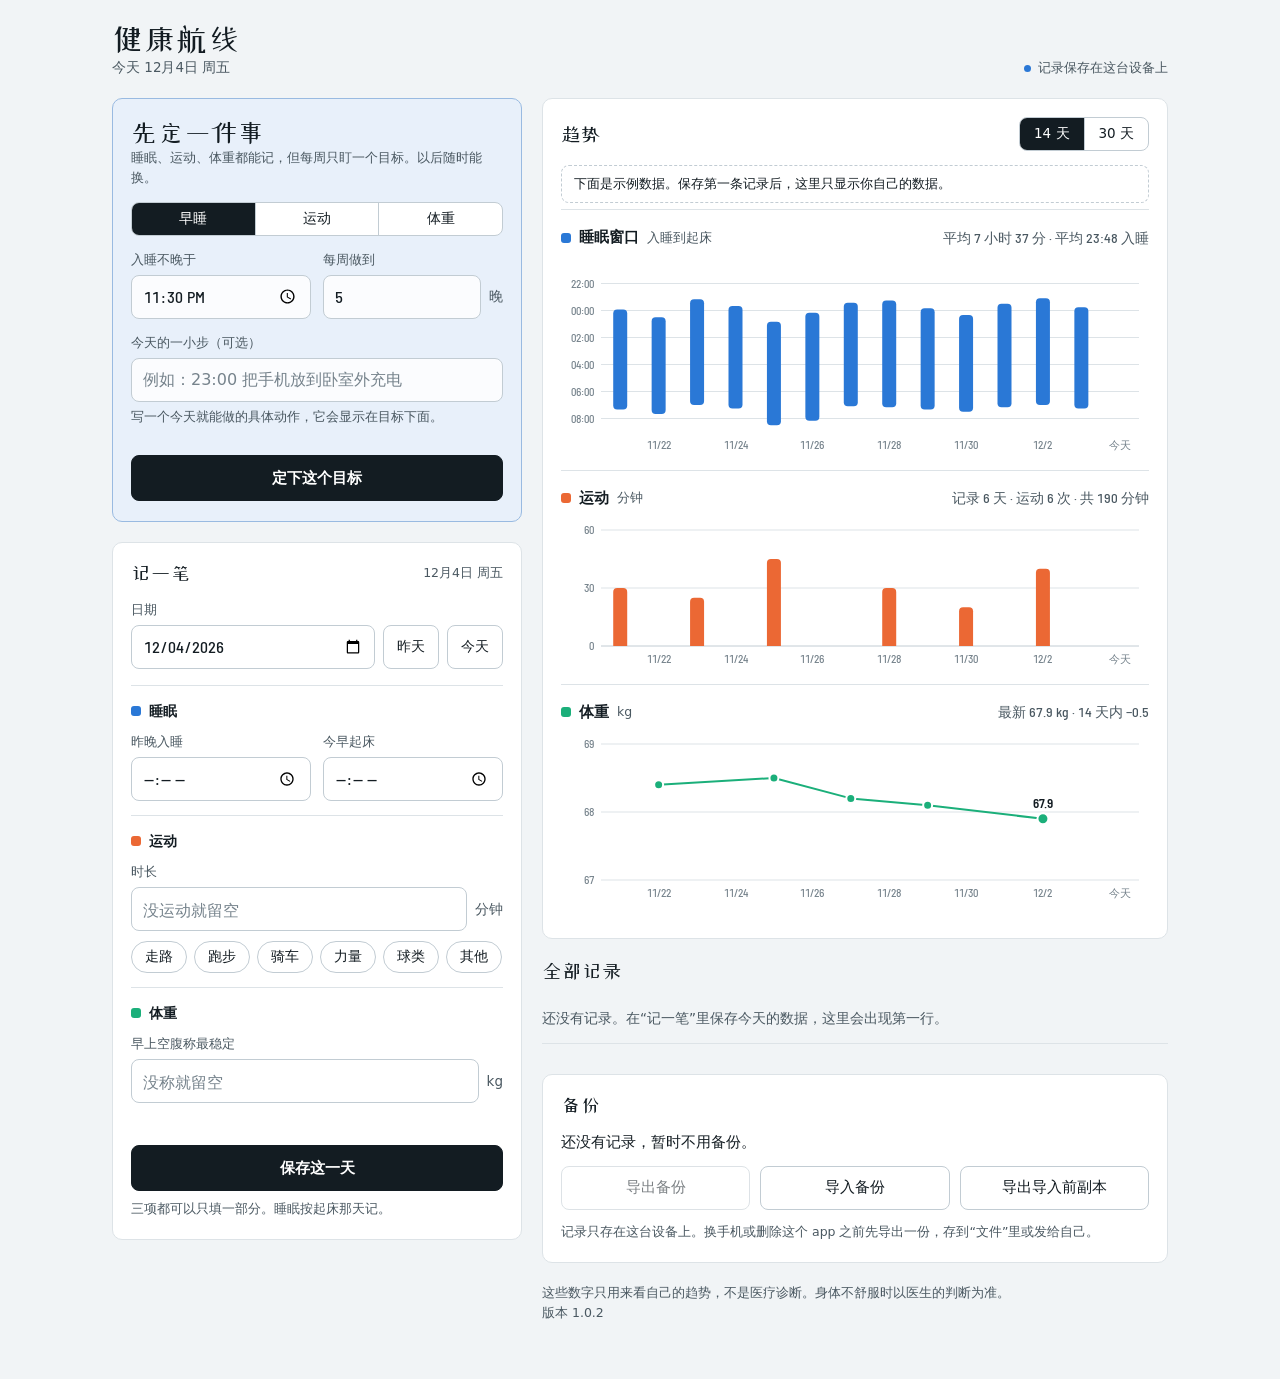
<file: index.html>
<!doctype html>
<html lang="zh-CN">
<head>
<meta charset="utf-8">
<meta name="viewport" content="width=device-width,initial-scale=1,viewport-fit=cover">
<title>健康航线</title>
<meta name="description" content="围绕一个每周主目标，记录睡眠、运动和体重。">
<meta name="theme-color" content="#F1F4F6" media="(prefers-color-scheme: light)">
<meta name="theme-color" content="#0F1417" media="(prefers-color-scheme: dark)">
<meta name="apple-mobile-web-app-capable" content="yes">
<meta name="mobile-web-app-capable" content="yes">
<meta name="apple-mobile-web-app-title" content="健康航线">
<meta name="apple-mobile-web-app-status-bar-style" content="default">
<meta name="format-detection" content="telephone=no">
<link rel="manifest" href="manifest.webmanifest">
<link rel="apple-touch-icon" href="icon-180.png">
<link rel="icon" type="image/png" sizes="192x192" href="icon-192.png">
<link rel="stylesheet" href="https://fonts.googleapis.com/css2?family=ZCOOL+XiaoWei&amp;family=Barlow+Semi+Condensed:wght@500;600&amp;display=swap" media="print" onload="this.media='all'">
<style>
html{-webkit-text-size-adjust:100%}
:root{color-scheme:light}
body{margin:0;padding:env(safe-area-inset-top,0px) env(safe-area-inset-right,0px) env(safe-area-inset-bottom,0px) env(safe-area-inset-left,0px);-webkit-tap-highlight-color:transparent}
img{max-width:100%}
[hidden]{display:none!important}
/* Layout: a ship's log. The one weekly goal sits top-left as a route of seven waypoints;
   the daily entry sits under it; trends and the record table run down the right (stacked on phones).
   The chosen goal lends its color to the whole page. */
:root{
  --bg:#F1F4F6; --surface:#FFFFFF; --ink:#131C22; --ink-2:#4A5861; --muted:#76838C;
  --line:#DDE3E7; --line-2:#C2CCD3; --danger:#B4302F;
  --sleep:#2a78d6; --move:#eb6834; --weight:#1baf7a;
  --font-display:"ZCOOL XiaoWei","Songti SC","STSong","Noto Serif SC",serif;
  --font-body:-apple-system,BlinkMacSystemFont,"PingFang SC","Hiragino Sans GB","Microsoft YaHei","Noto Sans SC",system-ui,sans-serif;
  --font-data:"Barlow Semi Condensed","DIN Alternate","Bahnschrift","Roboto Condensed",-apple-system,"PingFang SC","Microsoft YaHei",system-ui,sans-serif;
}
@media (prefers-color-scheme: dark){
  :root:not([data-theme="light"]){
    --bg:#0F1417; --surface:#171E22; --ink:#E8EEF1; --ink-2:#A9B6BE; --muted:#85939B;
    --line:#263038; --line-2:#3A474F; --danger:#F08A8A;
    --sleep:#3987e5; --move:#d95926; --weight:#199e70;
    color-scheme:dark;
  }
}
:root[data-theme="dark"]{
  --bg:#0F1417; --surface:#171E22; --ink:#E8EEF1; --ink-2:#A9B6BE; --muted:#85939B;
  --line:#263038; --line-2:#3A474F; --danger:#F08A8A;
  --sleep:#3987e5; --move:#d95926; --weight:#199e70;
  color-scheme:dark;
}

*,*::before,*::after{box-sizing:border-box}
body{background:var(--bg);color:var(--ink);font-family:var(--font-body);font-size:15px;line-height:1.6;-webkit-font-smoothing:antialiased}
h1,h2,h3,p,ol,ul,figure{margin:0}
ol,ul{padding:0;list-style:none}
button,input{font:inherit;color:inherit}
button{cursor:pointer}
:focus-visible{outline:2px solid var(--ink);outline-offset:2px}
.sr{position:absolute;width:1px;height:1px;overflow:hidden;clip-path:inset(50%);white-space:nowrap}

.app{--goal:var(--sleep);max-width:1120px;margin-inline:auto;padding-inline:clamp(16px,4vw,32px);padding-block:22px 56px;display:grid;gap:20px}
.app[data-goal="move"]{--goal:var(--move)}
.app[data-goal="weight"]{--goal:var(--weight)}

/* header */
.top{display:flex;flex-wrap:wrap;align-items:flex-end;justify-content:space-between;gap:6px 20px}
.top h1{font-family:var(--font-display);font-weight:400;font-size:30px;line-height:1.15;letter-spacing:.04em}
.today{color:var(--ink-2);font-size:13.5px}
.status{font-size:12.5px;color:var(--ink-2);display:flex;align-items:center;gap:7px}
.status::before{content:"";width:7px;height:7px;border-radius:50%;background:var(--muted);flex:none}
.status[data-mode="local"]::before{background:var(--goal)}

.cols{display:grid;gap:20px;grid-template-columns:minmax(0,1fr)}
.col{display:grid;grid-template-columns:minmax(0,1fr);gap:20px;min-width:0;align-content:start}
@media (min-width:940px){.cols{grid-template-columns:minmax(0,410px) minmax(0,1fr);align-items:start}}

/* shared panel */
.panel{background:var(--surface);border:1px solid var(--line);border-radius:10px;padding:18px 18px 20px}
.panel-head{display:flex;flex-wrap:wrap;align-items:center;justify-content:space-between;gap:10px;margin-bottom:14px}
.h2{font-family:var(--font-display);font-weight:400;font-size:19px;letter-spacing:.06em;line-height:1.3}
.eyebrow{font-size:12.5px;color:var(--ink-2);letter-spacing:.08em}

/* hero: the one goal */
.hero{--hero-bg:color-mix(in srgb,var(--goal) 11%,var(--surface));background:var(--hero-bg);border:1px solid color-mix(in srgb,var(--goal) 38%,var(--line));border-radius:10px;padding:18px 18px 20px}
.hero-top{display:flex;align-items:baseline;justify-content:space-between;gap:12px}
.goal-title{font-family:var(--font-display);font-weight:400;font-size:31px;line-height:1.2;letter-spacing:.02em;margin-top:6px;text-wrap:balance}
.goal-title .n{font-family:var(--font-data);font-weight:600;font-size:1.08em;letter-spacing:0}
.goal-sub{color:var(--ink-2);font-size:13.5px}
.goal-row{display:flex;flex-wrap:wrap;align-items:flex-end;gap:6px 18px;margin-top:16px}
.count{display:flex;align-items:baseline;gap:8px;font-family:var(--font-data);font-variant-numeric:tabular-nums}
.count .num{font-size:66px;font-weight:600;line-height:.86}
.count .of{font-size:19px;font-weight:500;color:var(--ink-2)}
.verdict{flex:1 1 150px;min-width:0;font-size:14px;color:var(--ink);padding-bottom:2px}
.loading{color:var(--ink-2);margin-top:10px}

.route{position:relative;display:grid;grid-template-columns:repeat(7,minmax(0,1fr));margin-top:20px}
.route::before{content:"";position:absolute;left:calc(100% / 14);right:calc(100% / 14);top:34px;height:2px;background:var(--line-2)}
.wp{position:relative;display:grid;justify-items:center;gap:6px;min-width:0}
.wp .wd{height:18px;line-height:18px;font-size:12px;color:var(--ink-2)}
.wp .dot{width:22px;height:22px;border-radius:50%;border:2px solid var(--line-2);background:var(--hero-bg)}
.wp .val{height:16px;line-height:16px;font:500 12px var(--font-data);font-variant-numeric:tabular-nums;color:var(--ink-2)}
.wp.is-met .dot{background:var(--goal);border-color:var(--goal)}
.wp.is-miss .dot{border-color:var(--goal)}
.wp.is-none .dot{transform:scale(.38);background:var(--line-2)}
.wp.is-future .dot{border-style:dashed}
.wp.is-today .wd{color:var(--ink);font-weight:600}
.legend{display:flex;flex-wrap:wrap;gap:4px 14px;margin-top:12px;font-size:12px;color:var(--ink-2)}
.legend span{display:inline-flex;align-items:center;gap:5px}
.legend i{width:10px;height:10px;border-radius:50%;border:2px solid var(--goal);flex:none}
.legend i.met{background:var(--goal)}
.legend i.none{transform:scale(.5);background:var(--line-2);border-color:var(--line-2)}

.track{position:relative;height:8px;border-radius:4px;background:color-mix(in srgb,var(--goal) 22%,var(--surface));margin-top:20px}
.track-fill{position:absolute;inset:0 auto 0 0;border-radius:4px;background:var(--goal)}
.track-mark{position:absolute;top:50%;width:16px;height:16px;border-radius:50%;background:var(--goal);border:3px solid var(--hero-bg);transform:translate(-50%,-50%)}
.track-ends{display:flex;justify-content:space-between;margin-top:8px;font:500 12.5px var(--font-data);color:var(--ink-2);font-variant-numeric:tabular-nums}

.step{margin-top:16px;padding-top:12px;border-top:1px solid color-mix(in srgb,var(--goal) 30%,var(--line));font-size:14px}
.step b{display:block;font-weight:400;font-size:12.5px;color:var(--ink-2);letter-spacing:.08em}

/* controls */
.link{background:none;border:0;padding:4px 0;font-size:13px;color:var(--ink-2);text-decoration:underline;text-underline-offset:3px;flex:none}
.link:hover{color:var(--ink)}
.link.danger{color:var(--danger)}
.btn{height:46px;padding-inline:20px;border-radius:8px;border:1px solid var(--ink);background:var(--ink);color:var(--surface);font-weight:600;font-size:15px}
.btn:disabled{opacity:.55;cursor:default}
.btn.ghost{background:transparent;color:var(--ink);border-color:var(--line-2);font-weight:400}
.field{display:grid;gap:5px;min-width:0}
.field > label,.field > .lab{font-size:12.5px;color:var(--ink-2)}
.inp{width:100%;min-width:0;height:44px;padding:0 11px;border:1px solid var(--line-2);border-radius:8px;background:var(--surface);font-size:16px;font-family:var(--font-data);font-weight:500;font-variant-numeric:tabular-nums}
.inp.text{font-family:var(--font-body);font-weight:400;font-size:16px}
.inp::placeholder{color:var(--muted);font-weight:400}
.unit{display:flex;align-items:center;gap:8px}
.unit span{flex:none;font-size:13.5px;color:var(--ink-2)}
.seg{display:inline-flex;border:1px solid var(--line-2);border-radius:8px;overflow:hidden;background:var(--surface)}
.seg button{border:0;background:transparent;padding:7px 14px;font-size:13.5px;line-height:1.3}
.seg button + button{border-left:1px solid var(--line-2)}
.seg button[aria-pressed="true"]{background:var(--ink);color:var(--surface)}
.chips{display:flex;flex-wrap:wrap;gap:7px}
.chip{position:relative}
.chip input{position:absolute;opacity:0;inset:0;margin:0;cursor:pointer}
.chip span{display:block;padding:6px 13px;border:1px solid var(--line-2);border-radius:999px;font-size:13.5px;line-height:1.3;background:var(--surface)}
.chip input:checked + span{background:var(--ink);border-color:var(--ink);color:var(--surface)}
.chip input:focus-visible + span{outline:2px solid var(--ink);outline-offset:2px}
.hint{font-size:12.5px;color:var(--ink-2)}
.msg{font-size:13px;color:var(--danger);min-height:0}

/* goal editor */
.ged{display:grid;gap:14px}
.ged h3{font-family:var(--font-display);font-weight:400;font-size:25px;line-height:1.25;letter-spacing:.03em}
.ged .seg{width:100%}
.ged .seg button{flex:1 1 0}
.pair{display:grid;grid-template-columns:repeat(2,minmax(0,1fr));gap:12px}
.ged .inp{background:color-mix(in srgb,var(--surface) 82%,transparent)}
.actions{display:flex;flex-wrap:wrap;gap:10px}
.actions .btn{flex:1 1 140px}

/* entry form */
.entry{display:grid;gap:16px}
.date-row{display:grid;grid-template-columns:minmax(0,1fr) auto auto;gap:8px;align-items:end}
.date-row .mini{height:44px;padding-inline:13px;border:1px solid var(--line-2);border-radius:8px;background:var(--surface);font-size:13.5px}
.groups{display:grid;gap:0}
.grp{display:grid;gap:10px;padding-block:14px;border-top:1px solid var(--line);order:1}
.grp.is-goal{order:0}
.grp-head{display:flex;align-items:center;gap:8px;font-size:14px;font-weight:600}
.grp-head i{width:10px;height:10px;border-radius:3px;flex:none}
.grp[data-k="sleep"] .grp-head i{background:var(--sleep)}
.grp[data-k="move"] .grp-head i{background:var(--move)}
.grp[data-k="weight"] .grp-head i{background:var(--weight)}
.tag{font-size:11.5px;font-weight:400;color:var(--ink-2);border:1px solid var(--line-2);border-radius:4px;padding:0 6px;line-height:18px}
.derived{font-size:13px;color:var(--ink-2)}
.derived:empty{display:none}
.derived strong{font:600 15px var(--font-data);color:var(--ink);font-variant-numeric:tabular-nums}
.save-row{display:grid;gap:8px;padding-top:4px}

/* trends */
.demo-note{font-size:13px;color:var(--ink);border:1px dashed var(--line-2);border-radius:8px;padding:8px 12px;margin-bottom:6px}
.charts{display:flex;flex-direction:column}
.chart{padding-block:16px;border-top:1px solid var(--line);order:1;min-width:0}
.chart.is-goal{order:0}
.chart-head{display:flex;flex-wrap:wrap;align-items:baseline;justify-content:space-between;gap:2px 12px;margin-bottom:8px}
.chart-head h3{display:flex;align-items:center;gap:8px;font-size:14.5px;font-weight:600}
.chart-head h3 i{width:10px;height:10px;border-radius:3px;flex:none}
.chart[data-k="sleep"] h3 i{background:var(--sleep)}
.chart[data-k="move"] h3 i{background:var(--move)}
.chart[data-k="weight"] h3 i{background:var(--weight)}
.chart-head h3 small{font-weight:400;font-size:12.5px;color:var(--ink-2)}
.stat{font:500 13.5px var(--font-data);color:var(--ink-2);font-variant-numeric:tabular-nums}
.plot{position:relative;min-width:0}
.plot svg{display:block;touch-action:pan-y}
.tip{position:absolute;z-index:2;pointer-events:none;transform:translate(-50%,-100%);background:var(--ink);color:var(--surface);border-radius:6px;padding:6px 10px;font-size:12.5px;line-height:1.5;white-space:nowrap;font-variant-numeric:tabular-nums}
.tip b{font-weight:600}
.grid{stroke:var(--line);stroke-width:1;fill:none}
.base{stroke:var(--line-2);stroke-width:1;fill:none}
.tick{fill:var(--muted);font:500 11px var(--font-data);font-variant-numeric:tabular-nums}
.band{fill:var(--ink);opacity:.07;display:none}
.target{stroke:var(--ink-2);stroke-width:1;stroke-dasharray:4 3;fill:none}
.tlabel{fill:var(--ink-2);font:500 11px var(--font-data);paint-order:stroke;stroke:var(--surface);stroke-width:4px;stroke-linejoin:round}
.vlabel{fill:var(--ink);font:600 13px var(--font-data);paint-order:stroke;stroke:var(--surface);stroke-width:4px;stroke-linejoin:round}
.m-sleep{fill:var(--sleep)}
.m-move{fill:var(--move)}
.m-wline{stroke:var(--weight);stroke-width:2;fill:none;stroke-linejoin:round;stroke-linecap:round}
.m-wdot{fill:var(--weight);stroke:var(--surface);stroke-width:2}
.none-text{fill:var(--muted);font:400 13px var(--font-body)}

/* records */
.records{display:grid;grid-template-columns:minmax(0,1fr);gap:10px;min-width:0}
.tablewrap{position:relative;overflow-x:auto;border-top:1px solid var(--line-2)}
table{border-collapse:collapse;width:100%;min-width:500px;font-size:13.5px;font-variant-numeric:tabular-nums}
th,td{text-align:left;padding:9px 10px 9px 0;border-bottom:1px solid var(--line);white-space:nowrap}
th{font-weight:400;font-size:12.5px;color:var(--ink-2)}
td.num{font-family:var(--font-data);font-weight:500;font-size:14.5px}
td.acts{text-align:right;padding-right:0}
td.acts .link{margin-left:12px}
.empty{padding:14px 0;color:var(--ink-2);font-size:13.5px;border-bottom:1px solid var(--line)}
.foot{font-size:12.5px;color:var(--ink-2)}
.backup{display:grid;gap:12px}
.backup .btn{height:44px;font-size:14.5px}
.confirm{display:grid;gap:10px;border:1px dashed var(--line-2);border-radius:8px;padding:12px;font-size:14px}

.toast{position:fixed;left:50%;bottom:calc(18px + env(safe-area-inset-bottom,0px));transform:translateX(-50%);z-index:5;max-width:calc(100% - 32px);background:var(--ink);color:var(--surface);padding:10px 16px;border-radius:8px;font-size:14px}
@media (max-width:420px){
  .goal-title{font-size:27px}
  .count .num{font-size:58px}
  .panel,.hero{padding-inline:15px}
}
@media (prefers-reduced-motion:no-preference){
  .wp .dot,.track-fill,.track-mark{transition:background-color .2s,border-color .2s,width .3s,left .3s}
}
</style>
</head>
<body>
<div class="app" id="app" data-goal="sleep">
  <header class="top">
    <div>
      <h1>健康航线</h1>
      <p class="today" id="todayLine"></p>
    </div>
    <p class="status" id="status" data-mode="loading">正在读取…</p>
  </header>

  <div class="cols">
    <div class="col">
      <section class="hero" aria-labelledby="heroH">
        <h2 id="heroH" class="sr">本周主目标</h2>
        <div id="heroView">
          <p class="eyebrow">本周主目标</p>
          <p class="loading">正在读取你的记录…</p>
        </div>

        <form class="ged" id="goalEditor" hidden novalidate>
          <div>
            <h3 id="gedTitle">先定一件事</h3>
            <p class="hint">睡眠、运动、体重都能记，但每周只盯一个目标。以后随时能换。</p>
          </div>
          <div class="seg" role="group" aria-label="主目标类型">
            <button type="button" id="g-type-sleep" data-type="sleep" aria-pressed="true">早睡</button>
            <button type="button" id="g-type-move" data-type="move" aria-pressed="false">运动</button>
            <button type="button" id="g-type-weight" data-type="weight" aria-pressed="false">体重</button>
          </div>

          <div class="pair" data-for="sleep">
            <div class="field"><label for="g-bed">入睡不晚于</label><input class="inp" type="time" id="g-bed" value="23:30"></div>
            <div class="field"><label for="g-nights">每周做到</label><div class="unit"><input class="inp" type="number" id="g-nights" min="1" max="7" step="1" value="5" inputmode="numeric"><span>晚</span></div></div>
          </div>
          <div class="pair" data-for="move" hidden>
            <div class="field"><label for="g-times">每周</label><div class="unit"><input class="inp" type="number" id="g-times" min="1" max="7" step="1" value="3" inputmode="numeric"><span>次</span></div></div>
            <div class="field"><label for="g-min">每次至少</label><div class="unit"><input class="inp" type="number" id="g-min" min="5" max="300" step="5" value="20" inputmode="numeric"><span>分钟</span></div></div>
          </div>
          <div class="pair" data-for="weight" hidden>
            <div class="field"><label for="g-wstart">起点</label><div class="unit"><input class="inp" type="number" id="g-wstart" min="20" max="300" step="0.1" inputmode="decimal" placeholder="68.5"><span>kg</span></div></div>
            <div class="field"><label for="g-wtarget">目标</label><div class="unit"><input class="inp" type="number" id="g-wtarget" min="20" max="300" step="0.1" inputmode="decimal" placeholder="65.0"><span>kg</span></div></div>
          </div>

          <div class="field">
            <label for="g-step">今天的一小步（可选）</label>
            <input class="inp text" type="text" id="g-step" maxlength="60" placeholder="例如：23:00 把手机放到卧室外充电">
            <p class="hint">写一个今天就能做的具体动作，它会显示在目标下面。</p>
          </div>
          <p class="msg" id="g-msg" role="alert"></p>
          <div class="actions">
            <button class="btn" type="submit" id="g-save">定下这个目标</button>
            <button class="btn ghost" type="button" id="g-cancel" hidden>取消</button>
          </div>
        </form>
      </section>

      <section class="panel" aria-labelledby="entryH">
        <div class="panel-head"><h2 class="h2" id="entryH">记一笔</h2><span class="hint" id="f-dayname"></span></div>
        <form class="entry" id="entry" novalidate>
          <div class="date-row">
            <div class="field"><label for="f-date">日期</label><input class="inp" type="date" id="f-date"></div>
            <button class="mini" type="button" id="f-yest">昨天</button>
            <button class="mini" type="button" id="f-today">今天</button>
          </div>

          <div class="groups">
            <div class="grp" data-k="sleep" role="group" aria-labelledby="gh-sleep">
              <div class="grp-head" id="gh-sleep"><i></i>睡眠<span class="tag" hidden>主目标</span></div>
              <div class="pair">
                <div class="field"><label for="f-bed" id="l-bed">昨晚入睡</label><input class="inp" type="time" id="f-bed"></div>
                <div class="field"><label for="f-wake" id="l-wake">今早起床</label><input class="inp" type="time" id="f-wake"></div>
              </div>
              <p class="derived" id="f-dur"></p>
            </div>

            <div class="grp" data-k="move" role="group" aria-labelledby="gh-move">
              <div class="grp-head" id="gh-move"><i></i>运动<span class="tag" hidden>主目标</span></div>
              <div class="field"><label for="f-exmin">时长</label><div class="unit"><input class="inp" type="number" id="f-exmin" min="0" max="600" step="5" inputmode="numeric" placeholder="没运动就留空"><span>分钟</span></div></div>
              <div class="chips" role="radiogroup" aria-label="运动类型">
                <label class="chip"><input type="radio" name="extype" id="f-t1" value="走路"><span>走路</span></label>
                <label class="chip"><input type="radio" name="extype" id="f-t2" value="跑步"><span>跑步</span></label>
                <label class="chip"><input type="radio" name="extype" id="f-t3" value="骑车"><span>骑车</span></label>
                <label class="chip"><input type="radio" name="extype" id="f-t4" value="力量"><span>力量</span></label>
                <label class="chip"><input type="radio" name="extype" id="f-t5" value="球类"><span>球类</span></label>
                <label class="chip"><input type="radio" name="extype" id="f-t6" value="其他"><span>其他</span></label>
              </div>
            </div>

            <div class="grp" data-k="weight" role="group" aria-labelledby="gh-weight">
              <div class="grp-head" id="gh-weight"><i></i>体重<span class="tag" hidden>主目标</span></div>
              <div class="field"><label for="f-weight">早上空腹称最稳定</label><div class="unit"><input class="inp" type="number" id="f-weight" min="20" max="300" step="0.1" inputmode="decimal" placeholder="没称就留空"><span>kg</span></div></div>
            </div>
          </div>

          <div class="save-row">
            <p class="msg" id="f-msg" role="alert"></p>
            <button class="btn" type="submit" id="f-save">保存这一天</button>
            <p class="hint">三项都可以只填一部分。睡眠按起床那天记。</p>
          </div>
        </form>
      </section>
    </div>

    <div class="col">
      <section class="panel" aria-labelledby="trendH">
        <div class="panel-head">
          <h2 class="h2" id="trendH">趋势</h2>
          <div class="seg" role="group" aria-label="时间范围">
            <button type="button" id="r-14" data-range="14" aria-pressed="true">14 天</button>
            <button type="button" id="r-30" data-range="30" aria-pressed="false">30 天</button>
          </div>
        </div>
        <p class="demo-note" id="demoNote" hidden>下面是示例数据。保存第一条记录后，这里只显示你自己的数据。</p>
        <div class="charts" id="charts">
          <article class="chart" data-k="sleep">
            <div class="chart-head"><h3><i></i>睡眠窗口 <small>入睡到起床</small></h3><p class="stat" id="s-sleep"></p></div>
            <div class="plot" id="c-sleep"><div class="svgwrap"></div><div class="tip" hidden></div></div>
          </article>
          <article class="chart" data-k="move">
            <div class="chart-head"><h3><i></i>运动 <small>分钟</small></h3><p class="stat" id="s-move"></p></div>
            <div class="plot" id="c-move"><div class="svgwrap"></div><div class="tip" hidden></div></div>
          </article>
          <article class="chart" data-k="weight">
            <div class="chart-head"><h3><i></i>体重 <small>kg</small></h3><p class="stat" id="s-weight"></p></div>
            <div class="plot" id="c-weight"><div class="svgwrap"></div><div class="tip" hidden></div></div>
          </article>
        </div>
      </section>

      <section class="records" aria-labelledby="recH">
        <h2 class="h2" id="recH">全部记录</h2>
        <div id="recBody"></div>
        <p><button class="link" type="button" id="moreRows" hidden>显示更早的记录</button></p>
      </section>

      <section class="panel backup" aria-labelledby="bkH">
        <h2 class="h2" id="bkH">备份</h2>
        <p id="bk-state">还没有记录，暂时不用备份。</p>
        <div class="actions">
          <button class="btn ghost" type="button" id="bk-export">导出备份</button>
          <button class="btn ghost" type="button" id="bk-import">导入备份</button>
          <button class="btn ghost" type="button" id="bk-previous">导出导入前副本</button>
          <input class="sr" type="file" id="bk-file" accept="application/json,.json,text/plain" tabindex="-1" aria-hidden="true">
        </div>
        <div class="confirm" id="bk-confirm" hidden>
          <p id="bk-confirm-text"></p>
          <div class="actions">
            <button class="btn" type="button" id="bk-yes">确认导入</button>
            <button class="btn ghost" type="button" id="bk-no">取消</button>
          </div>
        </div>
        <p class="hint">记录只存在这台设备上。换手机或删除这个 app 之前先导出一份，存到“文件”里或发给自己。</p>
      </section>

      <p class="foot">这些数字只用来看自己的趋势，不是医疗诊断。身体不舒服时以医生的判断为准。<br>版本 <span id="ver"></span></p>
    </div>
  </div>

  <div class="toast" id="toast" role="status" aria-live="polite" hidden></div>
</div>

<script>
(function(){
'use strict';

/* ---------- small helpers ---------- */
var $ = function(s, r){ return (r || document).querySelector(s); };
var $$ = function(s, r){ return Array.prototype.slice.call((r || document).querySelectorAll(s)); };
var pad = function(n){ return String(n).padStart(2, '0'); };
var WEEK = ['一','二','三','四','五','六','日'];
var esc = function(s){ return String(s).replace(/[&<>"']/g, function(c){ return {'&':'&amp;','<':'&lt;','>':'&gt;','"':'&quot;',"'":'&#39;'}[c]; }); };

function ymd(d){ return d.getFullYear() + '-' + pad(d.getMonth() + 1) + '-' + pad(d.getDate()); }
function parseYmd(s){ var p = s.split('-').map(Number); return new Date(p[0], p[1] - 1, p[2], 12); }
function addDays(s, n){ var d = parseYmd(s); d.setDate(d.getDate() + n); return ymd(d); }
function today(){ return ymd(new Date()); }
function wdIndex(s){ return (parseYmd(s).getDay() + 6) % 7; }
function weekStart(s){ return addDays(s, -wdIndex(s)); }
function md(s){ var d = parseYmd(s); return (d.getMonth() + 1) + '/' + d.getDate(); }
function mdCn(s){ var d = parseYmd(s); return (d.getMonth() + 1) + '月' + d.getDate() + '日'; }
function dayCn(s){ return mdCn(s) + ' 周' + WEEK[wdIndex(s)]; }
function validDate(s){ return typeof s === 'string' && /^\d{4}-\d{2}-\d{2}$/.test(s) && ymd(parseYmd(s)) === s; }

/* clock maths: a night is laid out on one line by pushing times before noon to the next day */
function toMin(t){
  if (typeof t !== 'string' || !/^\d{1,2}:\d{2}$/.test(t)) return null;
  var p = t.split(':').map(Number);
  if (p[0] > 23 || p[1] > 59) return null;
  return p[0] * 60 + p[1];
}
function norm(m){ return m < 720 ? m + 1440 : m; }
function fmtClock(m){ m = ((Math.round(m) % 1440) + 1440) % 1440; return pad(Math.floor(m / 60)) + ':' + pad(m % 60); }
function sleepOf(rec){
  var b = toMin(rec.bed), w = toMin(rec.wake);
  if (b == null || w == null) return null;
  var dur = (((w - b) % 1440) + 1440) % 1440;
  if (dur === 0) return null;
  var bn = norm(b);
  return { bed: bn, wake: bn + dur, dur: dur };
}
function fmtDur(m){ m = Math.round(m); var h = Math.floor(m / 60), r = m % 60; return h + ' 小时' + (r ? ' ' + pad(r) + ' 分' : ''); }
function fmtDurShort(m){ m = Math.round(m); return Math.floor(m / 60) + '时' + pad(m % 60) + '分'; }
function kg(v){ return (Math.round(v * 10) / 10).toFixed(1); }
function clampInt(v, lo, hi, dflt){ v = parseInt(v, 10); if (!isFinite(v)) return dflt; return Math.min(hi, Math.max(lo, v)); }
function numIn(v, lo, hi){ v = parseFloat(v); return isFinite(v) && v >= lo && v <= hi ? v : null; }

/* ---------- state ---------- */
var UNIT = { sleep: '晚', move: '次', weight: '天' };
var state = { days: {}, goal: null, ready: false, range: 14, editing: false, edType: 'sleep', formDate: today(), showAll: false, confirmDel: null, busy: false };
var store = { mode: 'loading' };
var formDirty = false;
var LS_KEY = 'health-route.v1';
var readFailure = false, unreadableRaw = null;
var committed = JSON.stringify({ goal: null, days: {} });

function cleanGoal(g){
  if (!g || !Object.prototype.hasOwnProperty.call(UNIT, g.type)) return null;
  if (g.type === 'weight' && (numIn(g.wStart, 20, 300) == null || numIn(g.wTarget, 20, 300) == null)) return null;
  return {
    type: g.type,
    bedTarget: toMin(g.bedTarget) != null ? fmtClock(toMin(g.bedTarget)) : '23:30',
    nights: clampInt(g.nights, 1, 7, 5),
    exTimes: clampInt(g.exTimes, 1, 7, 3),
    exMin: clampInt(g.exMin, 5, 300, 20),
    wStart: numIn(g.wStart, 20, 300),
    wTarget: numIn(g.wTarget, 20, 300),
    step: typeof g.step === 'string' ? g.step.slice(0, 60) : ''
  };
}
function cleanRec(v){
  if (!v || !validDate(v.date)) return null;
  var r = { date: v.date };
  if (toMin(v.bed) != null) r.bed = fmtClock(toMin(v.bed));
  if (toMin(v.wake) != null) r.wake = fmtClock(toMin(v.wake));
  var ex = parseInt(v.exMin, 10);
  if (isFinite(ex) && ex >= 0 && ex <= 600){ r.exMin = ex; if (typeof v.exType === 'string' && v.exType) r.exType = v.exType.slice(0, 12); }
  var w = numIn(v.weight, 20, 300);
  if (w != null) r.weight = Math.round(w * 10) / 10;
  return r;
}

/* ---------- storage: this device only; failed writes restore the last saved state ---------- */
function readLocal(){
  try {
    var raw = window.localStorage.getItem(LS_KEY); unreadableRaw = raw;
    if (!raw) return;
    var o = JSON.parse(raw);
    if (!isObj(o) || !isObj(o.days)) throw new Error('invalid local data');
    state.goal = cleanGoal(o.goal);
    var m = {}; Object.keys(o.days).forEach(function(k){ var r = cleanRec(o.days[k]); if (r) m[r.date] = r; });
    state.days = m;
    committed = JSON.stringify({ goal: state.goal, days: state.days });
  } catch (e){ readFailure = true; }
}
function writeLocal(){
  try {
    if (readFailure) throw new Error('read failed');
    var next = JSON.stringify({ goal: state.goal, days: state.days });
    window.localStorage.setItem(LS_KEY, next); committed = next; return true;
  } catch (e){
    var old = JSON.parse(committed); state.goal = old.goal; state.days = old.days; return false;
  }
}
function becomeReady(){
  if (state.ready) return;
  state.ready = true;
  fillForm(state.formDate);
}
function useLocal(){
  store.mode = 'local';
  readLocal();
  becomeReady();
  render();
}
function initStore(){
  useLocal();
  try { if (navigator.storage && navigator.storage.persist) navigator.storage.persist().catch(function(){}); } catch (e) {}
}
function why(e){
  if (readFailure) return '本机数据读取失败，已暂停写入以保护原数据。请导出原始数据后联系维护。';
  return '这台设备的存储写不进去，可能是空间满了，或者浏览器开着无痕模式。';
}
function saveDay(rec){
  state.days[rec.date] = rec;
  return writeLocal() ? Promise.resolve() : Promise.reject({ code: 'local' });
}
function removeDay(date){
  delete state.days[date];
  return writeLocal() ? Promise.resolve() : Promise.reject({ code: 'local' });
}
function saveGoal(g){
  state.goal = g;
  return writeLocal() ? Promise.resolve() : Promise.reject({ code: 'local' });
}

/* ---------- goal logic ---------- */
/* true = reached, false = recorded but not reached, null = nothing recorded for the goal that day */
function met(goal, rec){
  if (!rec) return null;
  if (goal.type === 'sleep'){ var b = toMin(rec.bed); return b == null ? null : norm(b) <= norm(toMin(goal.bedTarget)); }
  if (goal.type === 'move') return rec.exMin == null ? null : rec.exMin >= goal.exMin;
  return rec.weight == null ? null : true;
}
function goalValue(goal, rec){
  if (!rec) return '';
  if (goal.type === 'sleep') return rec.bed || '';
  if (goal.type === 'move') return rec.exMin != null ? rec.exMin + '分' : '';
  return rec.weight != null ? kg(rec.weight) : '';
}
function latestWeight(){
  var ds = Object.keys(state.days).filter(function(d){ return state.days[d].weight != null; }).sort();
  return ds.length ? state.days[ds[ds.length - 1]] : null;
}

/* ---------- render: header ---------- */
function renderStatus(){
  var el = $('#status');
  el.dataset.mode = store.mode;
  el.textContent = store.mode === 'local' ? '记录保存在这台设备上' : '正在读取…';
  $('#todayLine').textContent = '今天 ' + dayCn(today());
  if (readFailure){ el.dataset.mode = 'error'; el.textContent = '本机数据读取异常，已暂停写入；请查看下方备份。'; }
}

/* ---------- render: the goal ---------- */
function routeHtml(g){
  var t = today(), ws = weekStart(t), html = '';
  for (var i = 0; i < 7; i++){
    var d = addDays(ws, i), rec = state.days[d], m = met(g, rec);
    var cls = d > t ? 'is-future' : m === true ? 'is-met' : m === false ? 'is-miss' : 'is-none';
    if (d === t) cls += ' is-today';
    var word = d > t ? '还没到' : m === true ? '达成' : m === false ? '未达成' : '没有记录';
    html += '<li class="wp ' + cls + '" title="' + esc(dayCn(d) + ' ' + word) + '"><span class="wd">' + (d === t ? '今天' : WEEK[i]) + '</span><span class="dot"></span><span class="val">' + esc(goalValue(g, rec)) + '</span><span class="sr">' + word + '</span></li>';
  }
  return '<ol class="route">' + html + '</ol>';
}
function renderHero(){
  var view = $('#heroView'), ed = $('#goalEditor'), app = $('#app');
  if (!state.ready){ view.hidden = false; ed.hidden = true; return; }
  var g = state.goal;
  if (!g || state.editing){
    view.hidden = true; ed.hidden = false; app.dataset.goal = state.edType;
    $('#gedTitle').textContent = g ? '调整主目标' : '先定一件事';
    $('#g-save').textContent = g ? '保存目标' : '定下这个目标';
    $('#g-cancel').hidden = !g;
    return;
  }
  view.hidden = false; ed.hidden = true; app.dataset.goal = g.type;
  var t = today(), ws = weekStart(t);
  var title, sub, body;
  var head = '<div class="hero-top"><p class="eyebrow">本周主目标 · ' + mdCn(ws) + '–' + mdCn(addDays(ws, 6)) + '</p><button class="link" type="button" id="editGoal">调整目标</button></div>';

  if (g.type === 'weight'){
    title = '体重到 <span class="n">' + kg(g.wTarget) + '</span> kg';
    sub = '起点 ' + kg(g.wStart) + ' kg';
    var lw = latestWeight(), p = 0, verdict;
    if (!lw){ verdict = '还没有体重记录，先称一次。'; }
    else {
      var span = g.wTarget - g.wStart;
      p = span === 0 ? 1 : Math.min(1, Math.max(0, (lw.weight - g.wStart) / span));
      var reached = g.wStart >= g.wTarget ? lw.weight <= g.wTarget : lw.weight >= g.wTarget;
      verdict = (reached ? '已经到目标了。' : '距目标还有 ' + kg(Math.abs(lw.weight - g.wTarget)) + ' kg。') + '最近一次是' + (lw.date === t ? '今天' : mdCn(lw.date)) + '称的。';
    }
    body = '<div class="goal-row"><div class="count"><span class="num">' + (lw ? kg(lw.weight) : '–') + '</span><span class="of">kg</span></div><p class="verdict">' + verdict + '</p></div>'
      + '<div class="track" role="img" aria-label="从起点到目标的进度 ' + Math.round(p * 100) + '%"><div class="track-fill" style="width:' + (p * 100) + '%"></div><div class="track-mark" style="left:' + (p * 100) + '%"></div></div>'
      + '<div class="track-ends"><span>起点 ' + kg(g.wStart) + '</span><span>目标 ' + kg(g.wTarget) + '</span></div>'
      + routeHtml(g)
      + '<p class="legend"><span><i class="met"></i>称了</span><span><i class="none"></i>没称</span></p>';
  } else {
    var need = g.type === 'sleep' ? g.nights : g.exTimes, unit = UNIT[g.type], done = 0, open = 0;
    for (var i = 0; i < 7; i++){
      var d = addDays(ws, i), m = met(g, state.days[d]);
      if (m === true) done++;
      if (d >= t && m == null) open++;
    }
    title = g.type === 'sleep' ? '<span class="n">' + g.bedTarget + '</span> 前入睡' : '每周运动 <span class="n">' + g.exTimes + '</span> 次';
    sub = g.type === 'sleep' ? '每周做到 ' + g.nights + ' 晚' : '每次至少 ' + g.exMin + ' 分钟';
    var left = need - done, v;
    if (left <= 0) v = '本周目标已经达成。';
    else if (left <= open) v = '还差 ' + left + ' ' + unit + '，本周还有 ' + open + ' 天可以记。';
    else v = '这周最多还能到 ' + (done + open) + ' ' + unit + '，按能做到的来。';
    body = '<div class="goal-row"><div class="count"><span class="num">' + done + '</span><span class="of">/ ' + need + ' ' + unit + '</span></div><p class="verdict">' + v + '</p></div>'
      + routeHtml(g)
      + '<p class="legend"><span><i class="met"></i>达成</span><span><i></i>记了但没达成</span><span><i class="none"></i>没有记录</span></p>';
  }
  var step = g.step ? '<p class="step"><b>今天的一小步</b>' + esc(g.step) + '</p>' : '';
  view.innerHTML = head + '<h3 class="goal-title">' + title + '</h3><p class="goal-sub">' + sub + '</p>' + body + step;
}

/* ---------- goal editor ---------- */
var STEP_HINT = { sleep: '例如：23:00 把手机放到卧室外充电', move: '例如：下班后先走 20 分钟再回家', weight: '例如：每天早上起床后称一次' };
function setEdType(type){
  state.edType = type;
  $$('#goalEditor .seg button').forEach(function(b){ b.setAttribute('aria-pressed', String(b.dataset.type === type)); });
  $$('#goalEditor [data-for]').forEach(function(el){ el.hidden = el.dataset.for !== type; });
  $('#g-step').placeholder = STEP_HINT[type];
  $('#app').dataset.goal = type;
}
function openEditor(){
  var g = state.goal;
  if (g){
    $('#g-bed').value = g.bedTarget; $('#g-nights').value = g.nights;
    $('#g-times').value = g.exTimes; $('#g-min').value = g.exMin;
    $('#g-wstart').value = g.wStart != null ? kg(g.wStart) : '';
    $('#g-wtarget').value = g.wTarget != null ? kg(g.wTarget) : '';
    $('#g-step').value = g.step || '';
  }
  if (!$('#g-wstart').value){ var lw = latestWeight(); if (lw) $('#g-wstart').value = kg(lw.weight); }
  $('#g-msg').textContent = '';
  setEdType(g ? g.type : state.edType);
  state.editing = true;
  render();
}
function submitGoal(ev){
  ev.preventDefault();
  if (state.busy) return;
  var type = state.edType, msg = $('#g-msg');
  var prev = state.goal || {};
  var g = {
    type: type,
    bedTarget: prev.bedTarget || '23:30', nights: prev.nights || 5,
    exTimes: prev.exTimes || 3, exMin: prev.exMin || 20,
    wStart: prev.wStart != null ? prev.wStart : null, wTarget: prev.wTarget != null ? prev.wTarget : null,
    step: $('#g-step').value.trim().slice(0, 60)
  };
  if (type === 'sleep'){
    if (toMin($('#g-bed').value) == null){ msg.textContent = '填一个入睡时间，比如 23:30。'; return; }
    g.bedTarget = fmtClock(toMin($('#g-bed').value)); g.nights = clampInt($('#g-nights').value, 1, 7, 5);
  } else if (type === 'move'){
    g.exTimes = clampInt($('#g-times').value, 1, 7, 3); g.exMin = clampInt($('#g-min').value, 5, 300, 20);
  } else {
    var s = numIn($('#g-wstart').value, 20, 300), tg = numIn($('#g-wtarget').value, 20, 300);
    if (s == null || tg == null){ msg.textContent = '起点和目标都要填，单位是 kg。'; return; }
    g.wStart = Math.round(s * 10) / 10; g.wTarget = Math.round(tg * 10) / 10;
  }
  msg.textContent = '';
  setBusy(true);
  saveGoal(g).then(function(){
    state.goal = cleanGoal(g); state.editing = false;
    toast('主目标已保存');
  }, function(e){ msg.textContent = '没保存上。' + why(e); }).then(function(){ setBusy(false); render(); });
}

/* ---------- entry form ---------- */
function fillForm(date){
  state.formDate = date;
  var r = state.days[date] || {};
  $('#f-date').value = date;
  $('#f-date').max = today();
  $('#f-bed').value = r.bed || '';
  $('#f-wake').value = r.wake || '';
  $('#f-exmin').value = r.exMin != null ? r.exMin : '';
  $$('#entry input[name="extype"]').forEach(function(i){ i.checked = r.exType === i.value; });
  $('#f-weight').value = r.weight != null ? kg(r.weight) : '';
  $('#f-msg').textContent = '';
  formDirty = false;
  renderFormMeta();
}
function renderFormMeta(){
  var d = state.formDate, isToday = d === today();
  $('#f-dayname').textContent = validDate(d) ? dayCn(d) : '';
  $('#l-bed').textContent = isToday ? '昨晚入睡' : '前一晚入睡';
  $('#l-wake').textContent = isToday ? '今早起床' : '当天起床';
  var s = sleepOf({ bed: $('#f-bed').value, wake: $('#f-wake').value });
  $('#f-dur').innerHTML = s ? '睡了 <strong>' + fmtDur(s.dur) + '</strong>' : '';
  $('#f-save').textContent = state.busy ? '正在保存…' : state.days[d] ? '更新这一天' : '保存这一天';
  var gt = state.goal ? state.goal.type : null;
  $$('#entry .grp').forEach(function(el){
    var on = el.dataset.k === gt;
    el.classList.toggle('is-goal', on);
    $('.tag', el).hidden = !on;
  });
}
function setBusy(b){
  state.busy = b;
  $('#f-save').disabled = b; $('#g-save').disabled = b;
}
function submitEntry(ev){
  ev.preventDefault();
  if (state.busy) return;
  var msg = $('#f-msg'), date = $('#f-date').value;
  if (!state.ready){ msg.textContent = '记录还在读取，稍等一下再保存。'; return; }
  if (!validDate(date)){ msg.textContent = '先选一个日期。'; return; }
  if (date > today()){ msg.textContent = '只能记今天和以前的日期。'; return; }
  var rec = { date: date };
  var bed = toMin($('#f-bed').value), wake = toMin($('#f-wake').value);
  if (bed != null) rec.bed = fmtClock(bed);
  if (wake != null) rec.wake = fmtClock(wake);
  if (bed != null && wake != null && bed === wake){ msg.textContent = '入睡和起床时间一样，检查一下。'; return; }
  var exRaw = $('#f-exmin').value.trim();
  if (exRaw !== ''){
    var ex = Number(exRaw);
    if (!Number.isInteger(ex) || ex < 0 || ex > 600){ msg.textContent = '运动时长填 0 到 600 之间的整数分钟数。'; return; }
    rec.exMin = ex; var chk = $('#entry input[name="extype"]:checked'); if (ex > 0 && chk) rec.exType = chk.value;
  }
  var wRaw = $('#f-weight').value.trim();
  if (wRaw !== ''){
    var w = numIn(wRaw, 20, 300);
    if (w == null){ msg.textContent = '体重填 20 到 300 之间的数字，单位 kg。'; return; }
    rec.weight = Math.round(w * 10) / 10;
  }
  if (Object.keys(rec).length === 1){ msg.textContent = state.days[date] ? '三项都清空了。要去掉这一天，在下面的记录里点“删”。' : '至少填一项再保存。'; return; }
  msg.textContent = '';
  setBusy(true); renderFormMeta();
  saveDay(rec).then(function(){
    state.days[date] = rec; formDirty = false;
    toast('已保存 ' + dayCn(date));
  }, function(e){ msg.textContent = '没保存上。' + why(e); }).then(function(){ setBusy(false); render(); });
}

/* ---------- charts ---------- */
function exampleDays(){
  var bed = ['23:20','23:55','00:30','23:10','23:40','00:50','00:10','23:25','23:15','23:50','00:20','23:30','23:05','23:45'];
  var wake = ['07:10','07:20','07:40','07:00','07:15','08:30','08:10','07:05','07:10','07:20','07:30','07:10','07:00','07:15'];
  var ex = [0,30,0,25,0,45,0,0,30,0,20,0,40,0];
  var ty = ['','跑步','','走路','','骑车','','','跑步','','走路','','力量',''];
  var wt = [68.6,null,68.4,null,null,68.5,null,68.2,null,68.1,null,null,67.9,null];
  var t = today(), m = {};
  for (var i = 0; i < 14; i++){
    var d = addDays(t, i - 14), r = { date: d, bed: bed[i], wake: wake[i] };
    if (ex[i]){ r.exMin = ex[i]; r.exType = ty[i]; }
    if (wt[i] != null) r.weight = wt[i];
    m[d] = r;
  }
  return m;
}
function frame(el, H){
  var W = Math.floor(el.clientWidth);
  if (W < 120) return null;
  var m = { l: 40, r: 10, t: 12, b: 22 };
  return { W: W, H: H, m: m, pw: W - m.l - m.r, ph: H - m.t - m.b };
}
function xLabels(dates, f, step){
  var k = Math.max(1, Math.ceil(46 / step)), out = '', last = dates.length - 1, t = today();
  for (var i = last; i >= 0; i -= k){
    out += '<text class="tick" x="' + (f.m.l + step * (i + .5)) + '" y="' + (f.H - 5) + '" text-anchor="middle">' + (dates[i] === t ? '今天' : md(dates[i])) + '</text>';
  }
  return out;
}
function svgOpen(f, label){ return '<svg width="' + f.W + '" height="' + f.H + '" viewBox="0 0 ' + f.W + ' ' + f.H + '" role="img" aria-label="' + esc(label) + '">'; }
function band(f){ return '<rect class="band" x="0" y="' + f.m.t + '" width="0" height="' + f.ph + '"></rect>'; }
function noneText(f, text){ return '<text class="none-text" x="' + (f.m.l + f.pw / 2) + '" y="' + (f.m.t + f.ph / 2 + 4) + '" text-anchor="middle">' + text + '</text>'; }
function tipHead(d){ return '<b>' + esc(dayCn(d)) + '</b><br>'; }
function put(id, f, svg, tips, step){
  var el = $('#' + id);
  $('.svgwrap', el).innerHTML = svg;
  $('.tip', el).hidden = true;
  el._m = { n: tips.length, x0: f.m.l, step: step, top: f.m.t, tips: tips };
}
function topRound(x, y, w, h, r){
  r = Math.min(r, w / 2, h);
  return 'M' + x + ',' + (y + h) + 'V' + (y + r) + 'Q' + x + ',' + y + ' ' + (x + r) + ',' + y + 'H' + (x + w - r) + 'Q' + (x + w) + ',' + y + ' ' + (x + w) + ',' + (y + r) + 'V' + (y + h) + 'Z';
}

function drawSleep(dates, src, goal){
  var f = frame($('#c-sleep .svgwrap'), 196); if (!f) return;
  var step = f.pw / dates.length, bw = Math.min(14, Math.max(4, step * .56));
  var lo = 1260, hi = 1980, any = false, durs = [], beds = [];
  var items = dates.map(function(d){
    var r = src[d]; if (!r) return null;
    var s = sleepOf(r);
    if (!s){ var b = toMin(r.bed), w = toMin(r.wake); if (b != null) s = { bed: norm(b) }; else if (w != null) s = { wake: w + 1440 }; else return null; }
    else { durs.push(s.dur); }
    if (s.bed != null){ beds.push(s.bed); lo = Math.min(lo, Math.floor(s.bed / 60) * 60); hi = Math.max(hi, Math.ceil(s.bed / 60) * 60); }
    if (s.wake != null){ lo = Math.min(lo, Math.floor(s.wake / 60) * 60); hi = Math.max(hi, Math.ceil(s.wake / 60) * 60); }
    any = true; return s;
  });
  var target = goal && goal.type === 'sleep' ? norm(toMin(goal.bedTarget)) : null;
  if (target != null){ lo = Math.min(lo, Math.floor(target / 60) * 60 - 60); hi = Math.max(hi, target); }
  var y = function(v){ return f.m.t + (v - lo) / (hi - lo) * f.ph; };
  var tk = hi - lo > 840 ? 180 : 120, g = '';
  for (var v = Math.ceil(lo / tk) * tk; v <= hi; v += tk){
    g += '<line class="grid" x1="' + f.m.l + '" x2="' + (f.W - f.m.r) + '" y1="' + y(v) + '" y2="' + y(v) + '"></line><text class="tick" x="' + (f.m.l - 7) + '" y="' + (y(v) + 4) + '" text-anchor="end">' + fmtClock(v) + '</text>';
  }
  var marks = '', tips = [];
  items.forEach(function(s, i){
    var cx = f.m.l + step * (i + .5), d = dates[i];
    if (!s){ tips.push(tipHead(d) + '没有睡眠记录'); return; }
    if (s.bed != null && s.wake != null){
      marks += '<rect class="m-sleep" x="' + (cx - bw / 2) + '" y="' + y(s.bed) + '" width="' + bw + '" height="' + Math.max(2, y(s.wake) - y(s.bed)) + '" rx="' + Math.min(4, bw / 2) + '"></rect>';
      tips.push(tipHead(d) + '入睡 ' + fmtClock(s.bed) + ' · 起床 ' + fmtClock(s.wake) + '<br>睡了 ' + fmtDur(s.dur));
    } else {
      var val = s.bed != null ? s.bed : s.wake;
      marks += '<circle class="m-sleep" cx="' + cx + '" cy="' + y(val) + '" r="4"></circle>';
      tips.push(tipHead(d) + (s.bed != null ? '入睡 ' : '起床 ') + fmtClock(val));
    }
  });
  var tl = '';
  if (target != null){
    tl = '<line class="target" x1="' + f.m.l + '" x2="' + (f.W - f.m.r) + '" y1="' + y(target) + '" y2="' + y(target) + '"></line><text class="tlabel" x="' + (f.W - f.m.r) + '" y="' + (y(target) - 5) + '" text-anchor="end">目标 ' + fmtClock(target) + '</text>';
  }
  var svg = svgOpen(f, '每天从入睡到起床的时间段') + band(f) + g + (any ? marks + tl : tl + noneText(f, state.ready ? '这段时间还没有睡眠记录' : '正在读取…')) + xLabels(dates, f, step) + '</svg>';
  put('c-sleep', f, svg, tips, step);
  var avg = function(a){ return a.reduce(function(x, y){ return x + y; }, 0) / a.length; };
  $('#s-sleep').textContent = durs.length ? '平均 ' + fmtDur(avg(durs)) + ' · 平均 ' + fmtClock(avg(beds)) + ' 入睡' : beds.length ? '平均 ' + fmtClock(avg(beds)) + ' 入睡' : '';
}

function drawMove(dates, src, goal){
  var f = frame($('#c-move .svgwrap'), 150); if (!f) return;
  var step = f.pw / dates.length, bw = Math.min(14, Math.max(4, step * .56));
  var vals = dates.map(function(d){ var r = src[d]; return r && r.exMin ? r.exMin : 0; });
  var thr = goal && goal.type === 'move' ? goal.exMin : null;
  var top = Math.max(30, thr || 0, Math.max.apply(null, vals));
  var unit = top <= 180 ? 30 : 60, max = Math.ceil(top / unit) * unit;
  var y = function(v){ return f.m.t + f.ph - v / max * f.ph; };
  var g = '';
  [0, max / 2, max].forEach(function(v){
    g += '<line class="' + (v === 0 ? 'base' : 'grid') + '" x1="' + f.m.l + '" x2="' + (f.W - f.m.r) + '" y1="' + y(v) + '" y2="' + y(v) + '"></line><text class="tick" x="' + (f.m.l - 7) + '" y="' + (y(v) + 4) + '" text-anchor="end">' + v + '</text>';
  });
  var marks = '', tips = [], count = 0, recorded = 0, sum = 0;
  vals.forEach(function(v, i){
    var cx = f.m.l + step * (i + .5), d = dates[i], r = src[d];
    if (!r || r.exMin == null){ tips.push(tipHead(d) + '没有运动记录'); return; }
    recorded++;
    if (v === 0){ tips.push(tipHead(d) + '已记录：今天没有运动（0 分钟）'); return; }
    count++; sum += v;
    marks += '<path class="m-move" d="' + topRound(cx - bw / 2, y(v), bw, y(0) - y(v), 4) + '"></path>';
    tips.push(tipHead(d) + (r.exType ? esc(r.exType) + ' ' : '') + v + ' 分钟');
  });
  var tl = '';
  if (thr != null){
    tl = '<line class="target" x1="' + f.m.l + '" x2="' + (f.W - f.m.r) + '" y1="' + y(thr) + '" y2="' + y(thr) + '"></line><text class="tlabel" x="' + (f.W - f.m.r) + '" y="' + (y(thr) - 5) + '" text-anchor="end">每次至少 ' + thr + ' 分钟</text>';
  }
  var svg = svgOpen(f, '每天的运动分钟数') + band(f) + g + marks + tl + (recorded ? '' : noneText(f, state.ready ? '这段时间还没有运动记录' : '正在读取…')) + xLabels(dates, f, step) + '</svg>';
  put('c-move', f, svg, tips, step);
  $('#s-move').textContent = recorded ? '记录 ' + recorded + ' 天 · 运动 ' + count + ' 次 · 共 ' + sum + ' 分钟' : '';
}

function drawWeight(dates, src, goal){
  var f = frame($('#c-weight .svgwrap'), 170); if (!f) return;
  var step = f.pw / dates.length;
  var pts = [], tips = [];
  dates.forEach(function(d, i){
    var r = src[d];
    if (r && r.weight != null){ pts.push({ i: i, v: r.weight }); tips.push(tipHead(d) + kg(r.weight) + ' kg'); }
    else tips.push(tipHead(d) + '没有体重记录');
  });
  var target = goal && goal.type === 'weight' && goal.wTarget != null ? goal.wTarget : null;
  var all = pts.map(function(p){ return p.v; });
  if (target != null) all.push(target);
  var lo, hi;
  if (all.length){ lo = Math.floor(Math.min.apply(null, all) - .5); hi = Math.ceil(Math.max.apply(null, all) + .5); }
  else { lo = 60; hi = 64; }
  if (hi - lo < 2) hi = lo + 2;
  var tk = Math.max(1, Math.ceil((hi - lo) / 4));
  hi = lo + Math.ceil((hi - lo) / tk) * tk;
  var y = function(v){ return f.m.t + f.ph - (v - lo) / (hi - lo) * f.ph; };
  var x = function(i){ return f.m.l + step * (i + .5); };
  var g = '';
  for (var v = lo; v <= hi; v += tk){
    g += '<line class="grid" x1="' + f.m.l + '" x2="' + (f.W - f.m.r) + '" y1="' + y(v) + '" y2="' + y(v) + '"></line><text class="tick" x="' + (f.m.l - 7) + '" y="' + (y(v) + 4) + '" text-anchor="end">' + v + '</text>';
  }
  var marks = '';
  if (pts.length > 1) marks += '<path class="m-wline" d="' + pts.map(function(p, k){ return (k ? 'L' : 'M') + x(p.i) + ',' + y(p.v); }).join('') + '"></path>';
  pts.forEach(function(p, k){ marks += '<circle class="m-wdot" cx="' + x(p.i) + '" cy="' + y(p.v) + '" r="' + (k === pts.length - 1 ? 5.5 : 4.5) + '"></circle>'; });
  if (pts.length){
    var lp = pts[pts.length - 1], lx = x(lp.i), nearRight = lx > f.W - f.m.r - 22;
    var ly = y(lp.v) - 11 < f.m.t + 6 ? y(lp.v) + 21 : y(lp.v) - 11;
    marks += '<text class="vlabel" x="' + (nearRight ? f.W - f.m.r : lx) + '" y="' + ly + '" text-anchor="' + (nearRight ? 'end' : 'middle') + '">' + kg(lp.v) + '</text>';
  }
  var tl = '';
  if (target != null){
    tl = '<line class="target" x1="' + f.m.l + '" x2="' + (f.W - f.m.r) + '" y1="' + y(target) + '" y2="' + y(target) + '"></line><text class="tlabel" x="' + (f.m.l + 4) + '" y="' + (y(target) - 5) + '" text-anchor="start">目标 ' + kg(target) + '</text>';
  }
  var svg = svgOpen(f, '体重变化') + band(f) + g + tl + marks + (pts.length ? '' : noneText(f, state.ready ? '这段时间还没有体重记录' : '正在读取…')) + xLabels(dates, f, step) + '</svg>';
  put('c-weight', f, svg, tips, step);
  var stat = '';
  if (pts.length){
    stat = '最新 ' + kg(pts[pts.length - 1].v) + ' kg';
    if (pts.length > 1){ var dv = Math.round((pts[pts.length - 1].v - pts[0].v) * 10) / 10; stat += ' · ' + dates.length + ' 天内 ' + (dv > 0 ? '+' : dv < 0 ? '−' : '±') + Math.abs(dv).toFixed(1); }
  }
  $('#s-weight').textContent = stat;
}

function renderCharts(){
  var real = Object.keys(state.days).length > 0;
  var demo = state.ready && !real;
  $('#demoNote').hidden = !demo;
  var src = demo ? exampleDays() : state.days;
  var t = today(), dates = [];
  for (var i = state.range - 1; i >= 0; i--) dates.push(addDays(t, -i));
  var goal = state.editing || !state.goal ? null : state.goal;
  drawSleep(dates, src, goal); drawMove(dates, src, goal); drawWeight(dates, src, goal);
  var gt = state.goal ? state.goal.type : null;
  $$('#charts .chart').forEach(function(el){ el.classList.toggle('is-goal', el.dataset.k === gt); });
  $$('[data-range]').forEach(function(b){ b.setAttribute('aria-pressed', String(Number(b.dataset.range) === state.range)); });
}
function wireChart(el){
  var hide = function(){ var b = $('.band', el); if (b) b.style.display = 'none'; $('.tip', el).hidden = true; };
  var show = function(ev){
    var m = el._m, svg = $('svg', el); if (!m || !svg) return;
    var r = svg.getBoundingClientRect(), i = Math.floor((ev.clientX - r.left - m.x0) / m.step);
    if (i < 0 || i >= m.n){ hide(); return; }
    var b = $('.band', el); b.setAttribute('x', m.x0 + i * m.step); b.setAttribute('width', m.step); b.style.display = 'block';
    var tip = $('.tip', el); tip.innerHTML = m.tips[i]; tip.hidden = false;
    var half = tip.offsetWidth / 2, cx = m.x0 + (i + .5) * m.step;
    tip.style.left = Math.min(Math.max(cx, half), r.width - half) + 'px';
    tip.style.top = (m.top + 2) + 'px';
  };
  el.addEventListener('pointermove', show);
  el.addEventListener('pointerdown', show);
  /* a finger lifting off also fires pointerleave: keep the detail up after a tap, close it on a tap elsewhere */
  el.addEventListener('pointerleave', function(ev){ if (ev.pointerType === 'mouse') hide(); });
  document.addEventListener('pointerdown', function(ev){ if (!el.contains(ev.target)) hide(); });
}

/* ---------- records table ---------- */
function renderTable(){
  var box = $('#recBody'), rows = Object.keys(state.days).sort().reverse();
  if (!rows.length){
    box.innerHTML = '<p class="empty">' + (state.ready ? '还没有记录。在“记一笔”里保存今天的数据，这里会出现第一行。' : '正在读取…') + '</p>';
    $('#moreRows').hidden = true; return;
  }
  var shown = state.showAll ? rows : rows.slice(0, 14);
  var h = '<div class="tablewrap"><table><thead><tr><th scope="col">日期</th><th scope="col">入睡</th><th scope="col">起床</th><th scope="col">睡眠</th><th scope="col">运动</th><th scope="col">体重</th><th scope="col"><span class="sr">操作</span></th></tr></thead><tbody>';
  shown.forEach(function(d){
    var r = state.days[d], s = sleepOf(r);
    var acts = state.confirmDel === d
      ? '<button class="link danger" type="button" data-act="del" data-d="' + d + '">确认删除</button><button class="link" type="button" data-act="keep">不删</button>'
      : '<button class="link" type="button" data-act="edit" data-d="' + d + '">改</button><button class="link" type="button" data-act="ask" data-d="' + d + '">删</button>';
    h += '<tr><td>' + esc(dayCn(d)) + '</td><td class="num">' + (r.bed || '–') + '</td><td class="num">' + (r.wake || '–') + '</td><td class="num">' + (s ? fmtDurShort(s.dur) : '–') + '</td><td class="num">' + (r.exMin != null ? r.exMin + ' 分' + (r.exType ? ' ' + esc(r.exType) : '') : '–') + '</td><td class="num">' + (r.weight != null ? kg(r.weight) : '–') + '</td><td class="acts">' + acts + '</td></tr>';
  });
  box.innerHTML = h + '</tbody></table></div>';
  var more = $('#moreRows');
  more.hidden = state.showAll || rows.length <= 14;
  more.textContent = '显示更早的 ' + (rows.length - 14) + ' 天';
}

/* ---------- toast ---------- */
var toastTimer = null;
function toast(text){
  var el = $('#toast'); el.textContent = text; el.hidden = false;
  clearTimeout(toastTimer); toastTimer = setTimeout(function(){ el.hidden = true; }, 2600);
}

/* ---------- backup ---------- */
var APP_VERSION = '1.0.2';
var BK_KEY = 'health-route.backupAt';
var pendingImport = null;

function isObj(v){ return !!v && typeof v === 'object' && !Array.isArray(v); }
function beforeImport(){
  if (readFailure){ toast('本机数据读取失败，先导出原始数据并联系维护；当前数据未覆盖。'); return false; }
  try {
    window.localStorage.setItem(LS_KEY + '.beforeImport', JSON.stringify(backupData()));
    return true;
  } catch (e){ toast('无法保存导入前的副本，暂未导入。请先导出备份并检查存储空间。'); return false; }
}
function exportBeforeImport(){
  var raw = null;
  try { raw = window.localStorage.getItem(LS_KEY + '.beforeImport'); } catch (e) {}
  if (!raw){ toast('还没有导入前的副本。'); return; }
  exportBackup(raw);
}

function backupData(){ return { app: 'health-route', format: 1, exportedAt: new Date().toISOString(), goal: state.goal, days: state.days }; }
function validBackup(o){
  if (!isObj(o) || o.app !== 'health-route' || o.format !== 1 || !isObj(o.days)) return false;
  if (o.goal != null && !cleanGoal(o.goal)) return false;
  return Object.keys(o.days).every(function(k){
    var r = o.days[k], clean = cleanRec(r);
    return isObj(r) && k === r.date && clean && Object.keys(clean).length > 1
      && (r.bed == null || toMin(r.bed) != null) && (r.wake == null || toMin(r.wake) != null)
      && (r.exMin == null || Number.isInteger(r.exMin) && r.exMin >= 0 && r.exMin <= 600)
      && (r.weight == null || numIn(r.weight, 20, 300) != null);
  });
}

function renderBackup(){
  var at = null; try { at = window.localStorage.getItem(BK_KEY); } catch (e) {}
  var n = Object.keys(state.days).length, el = $('#bk-state');
  $('#bk-export').disabled = !n && !state.goal;
  if (!n) el.textContent = '还没有记录，暂时不用备份。';
  else if (!validDate(at)) el.textContent = '有 ' + n + ' 天记录，还没有导出过备份。';
  else {
    var gap = Math.round((parseYmd(today()) - parseYmd(at)) / 86400000);
    el.textContent = '有 ' + n + ' 天记录。上次导出是' + (gap === 0 ? '今天' : mdCn(at)) + (gap >= 14 ? '，已经过去 ' + gap + ' 天，建议再导出一次。' : '。');
  }
  if (readFailure){ el.textContent = '本机数据读取异常，已暂停写入。请刷新重试，或导出原始数据后联系维护。'; $('#bk-export').disabled = unreadableRaw == null; }
  $('#bk-export').textContent = readFailure ? '导出原始数据' : '导出备份';
}
function exportBackup(previous){
  var recovering = readFailure && unreadableRaw != null && typeof previous !== 'string';
  if (recovering) previous = unreadableRaw;
  var text = typeof previous === 'string' ? previous : JSON.stringify(backupData(), null, 1);
  var name = 'health-route-' + (recovering ? 'raw-recovery-' : typeof previous === 'string' ? 'before-import-' : 'backup-') + today() + '.json';
  var mark = function(){ if (typeof previous === 'string') return; try { window.localStorage.setItem(BK_KEY, today()); } catch (e) {} renderBackup(); };
  var viaLink = function(){
    var url = URL.createObjectURL(new Blob([text], { type: 'application/json' }));
    var a = document.createElement('a'); a.href = url; a.download = name;
    document.body.appendChild(a); a.click(); a.remove();
    setTimeout(function(){ URL.revokeObjectURL(url); }, 5000);
    mark(); toast('备份文件已生成：' + name);
  };
  try {
    var file = new File([text], name, { type: 'application/json' });
    if (navigator.canShare && navigator.canShare({ files: [file] })){
      navigator.share({ files: [file], title: '健康航线备份' }).then(function(){ mark(); toast('备份已交给系统分享，请确认保存到“文件”'); }, function(e){ if (!e || e.name !== 'AbortError') viaLink(); });
      return;
    }
  } catch (e) {}
  viaLink();
}
function readBackup(file){
  pendingImport = null; $('#bk-confirm').hidden = true;
  if (file.size > 8 * 1024 * 1024){ toast('备份超过 8 MB，请先联系维护，当前内容未改动。'); return; }
  var fr = new FileReader();
  fr.onerror = function(){ toast('这个文件读不出来。'); };
  fr.onload = function(){
    var o = null; try { o = JSON.parse(String(fr.result)); } catch (e) {}
    if (!validBackup(o)){ toast('备份格式或记录不正确，未导入；请使用健康航线导出的格式 1 文件。'); return; }
    var days = {}, n = 0;
    Object.keys(o.days).forEach(function(k){ var r = cleanRec(o.days[k]); if (r && Object.keys(r).length > 1){ days[r.date] = r; n++; } });
    var goal = cleanGoal(o.goal);
    if (!n && !goal){ toast('备份里没有可用的记录。'); return; }
    pendingImport = { days: days, goal: goal };
    $('#bk-confirm-text').textContent = '备份里有 ' + n + ' 天记录' + (goal ? '和一个主目标' : '') + '。导入后会和现有记录合并，同一天以备份为准' + (goal && state.goal ? '，主目标保持现在的不变。' : '。');
    $('#bk-confirm').hidden = false;
  };
  fr.readAsText(file);
}
function applyImport(){
  if (!pendingImport) return;
  if (!beforeImport()) return;
  var p = pendingImport;
  Object.keys(p.days).forEach(function(d){ state.days[d] = p.days[d]; });
  if (p.goal && !state.goal) state.goal = p.goal;
  if (!writeLocal()){ toast('没导入成功。' + why()); return; }
  pendingImport = null; $('#bk-confirm').hidden = true;
  if (!formDirty) fillForm(state.formDate);
  render(); toast('已导入 ' + Object.keys(p.days).length + ' 天记录');
}

function render(){ renderStatus(); renderHero(); renderFormMeta(); renderCharts(); renderTable(); renderBackup(); }

/* ---------- events ---------- */
$('#goalEditor').addEventListener('submit', submitGoal);
$$('#goalEditor .seg button').forEach(function(b){ b.addEventListener('click', function(){ setEdType(b.dataset.type); }); });
$('#g-cancel').addEventListener('click', function(){ state.editing = false; render(); });
$('#heroView').addEventListener('click', function(ev){ if (ev.target.id === 'editGoal') openEditor(); });

$('#entry').addEventListener('submit', submitEntry);
$('#entry').addEventListener('input', function(ev){ if (ev.target.id !== 'f-date'){ formDirty = true; renderFormMeta(); } });
$('#f-date').addEventListener('change', function(){ var v = $('#f-date').value; if (validDate(v)) fillForm(v); });
$('#f-yest').addEventListener('click', function(){ fillForm(addDays(today(), -1)); });
$('#f-today').addEventListener('click', function(){ fillForm(today()); });

$$('[data-range]').forEach(function(b){ b.addEventListener('click', function(){ state.range = Number(b.dataset.range); renderCharts(); }); });
['c-sleep', 'c-move', 'c-weight'].forEach(function(id){ wireChart($('#' + id)); });

$('#recBody').addEventListener('click', function(ev){
  var b = ev.target.closest('button[data-act]'); if (!b) return;
  var act = b.dataset.act, d = b.dataset.d;
  if (act === 'edit'){ fillForm(d); $('#entryH').scrollIntoView({ block: 'start', behavior: 'auto' }); $('#f-bed').focus({ preventScroll: true }); }
  else if (act === 'ask'){ state.confirmDel = d; renderTable(); }
  else if (act === 'keep'){ state.confirmDel = null; renderTable(); }
  else if (act === 'del' && !state.busy){
    setBusy(true);
    removeDay(d).then(function(){
      delete state.days[d]; state.confirmDel = null;
      if (state.formDate === d) fillForm(d);
      toast('已删除 ' + dayCn(d));
    }, function(e){ toast('没删掉。' + why(e)); }).then(function(){ setBusy(false); render(); });
  }
});
$('#moreRows').addEventListener('click', function(){ state.showAll = true; renderTable(); });

var rz = null;
if (window.ResizeObserver){
  new ResizeObserver(function(){ clearTimeout(rz); rz = setTimeout(renderCharts, 80); }).observe($('#charts'));
} else {
  window.addEventListener('resize', function(){ clearTimeout(rz); rz = setTimeout(renderCharts, 120); });
}

$('#bk-export').addEventListener('click', function(){ exportBackup(); });
$('#bk-previous').addEventListener('click', exportBeforeImport);
$('#bk-import').addEventListener('click', function(){ $('#bk-file').click(); });
$('#bk-file').addEventListener('change', function(){ var f = this.files && this.files[0]; this.value = ''; if (f) readBackup(f); });
$('#bk-yes').addEventListener('click', applyImport);
$('#bk-no').addEventListener('click', function(){ pendingImport = null; $('#bk-confirm').hidden = true; });

/* an installed app can stay open across midnight: catch up when it comes back to the front */
var lastToday = today();
document.addEventListener('visibilitychange', function(){
  if (document.hidden || today() === lastToday) return;
  lastToday = today();
  if (!formDirty) fillForm(lastToday);
  render();
});

if ('serviceWorker' in navigator && location.protocol.indexOf('http') === 0){
  window.addEventListener('load', function(){ navigator.serviceWorker.register('sw.js').catch(function(){}); });
}

/* ---------- boot ---------- */
$('#ver').textContent = APP_VERSION;
$('#f-date').value = state.formDate;
$('#f-date').max = today();
render();
initStore();
})();
</script>

</body>
</html>
</file>
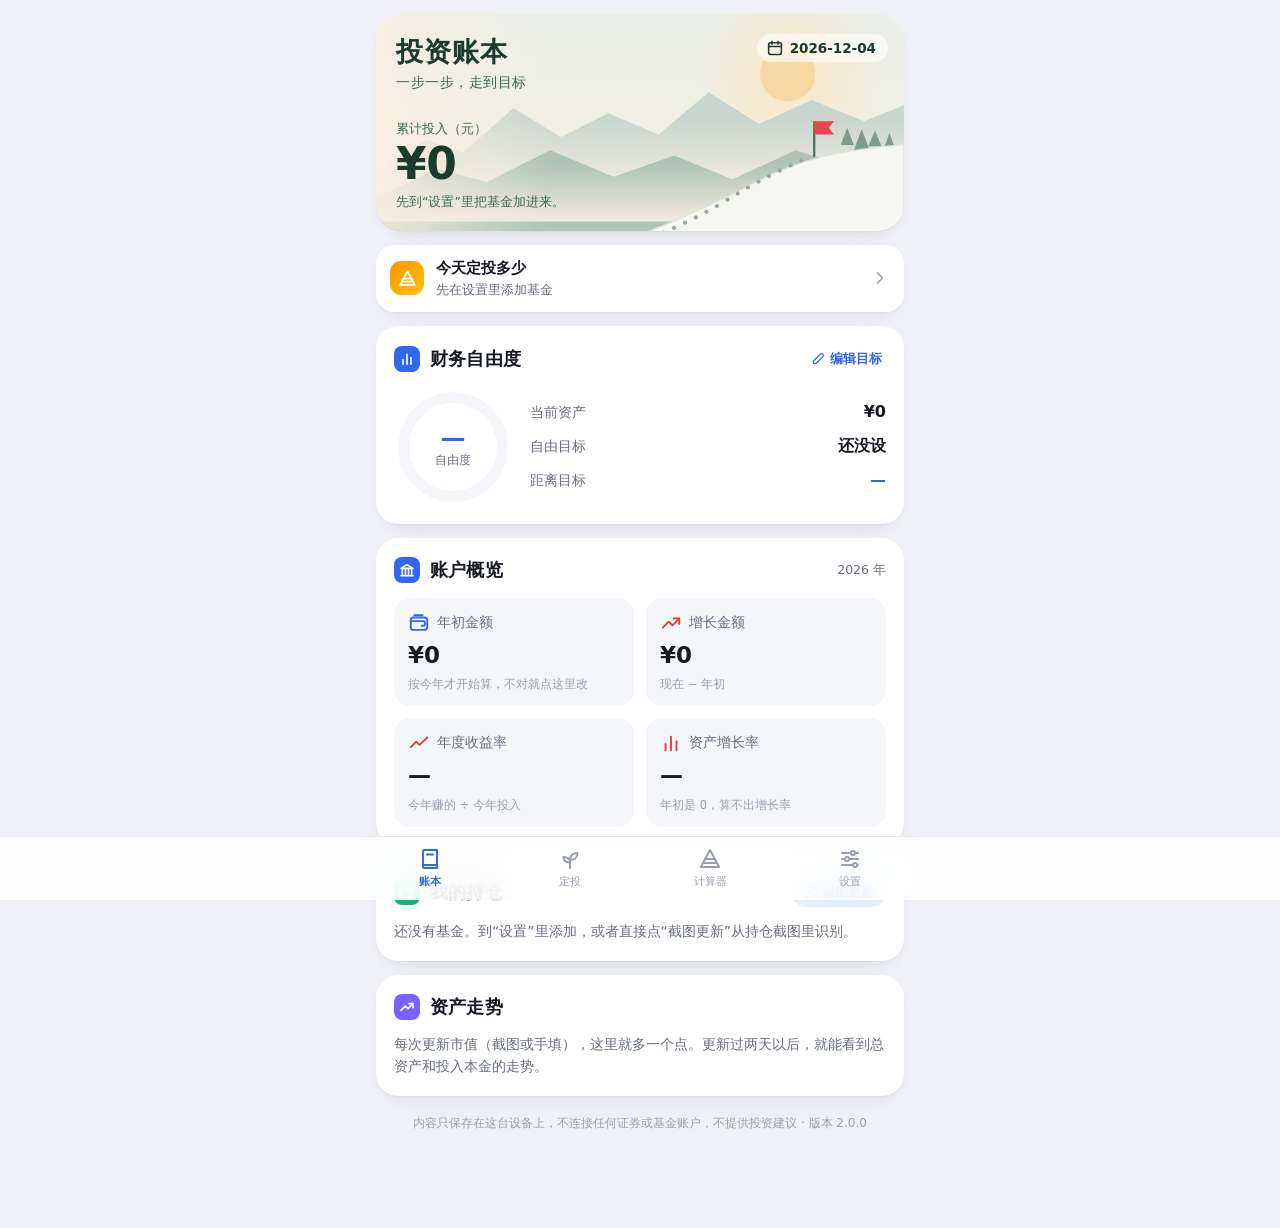
<file: invest/index.html>
<!doctype html>
<html lang="zh-CN">
<head>
<meta charset="utf-8">
<meta name="viewport" content="width=device-width,initial-scale=1,viewport-fit=cover">
<title>投资账本</title>
<meta name="description" content="按跌多投的规则算出今天每只基金投多少，一键记下；看总资产、财务自由度、定投进度和收益。">
<meta name="theme-color" content="#F0F1F6" id="themeColor">
<meta name="apple-mobile-web-app-capable" content="yes">
<meta name="mobile-web-app-capable" content="yes">
<meta name="apple-mobile-web-app-title" content="投资账本">
<meta name="apple-mobile-web-app-status-bar-style" content="default">
<meta name="format-detection" content="telephone=no">
<link rel="manifest" href="manifest.webmanifest">
<link rel="apple-touch-icon" href="icon-180.png">
<link rel="icon" type="image/png" sizes="192x192" href="icon-192.png">
<style>
html{-webkit-text-size-adjust:100%}
body{margin:0;-webkit-tap-highlight-color:transparent}
[hidden]{display:none!important}
/* Four pages, like a phone ledger: 账本 (what I own), 定投 (what I've put in), 计算器 (what to put in today, dark like a
   trading tool), 设置. Chinese market colours: gains red, losses green, always with a sign.
   Numbers use the rounded system face on Apple devices. */
:root{
  color-scheme:light;
  --bg:#F0F1F6; --card:#FFFFFF; --tile:#F5F6FA; --ink:#171A23; --ink-2:#696E7E; --muted:#9A9FAD; --line:#E6E8EF;
  --blue:#3366F0; --blue-soft:#E7EEFF; --violet:#7B61FF; --green:#16A35A; --green-soft:#E3F6EA; --orange:#FF9500; --purple:#8C5CF6;
  --up:#E5383B; --down:#0E9F55; --on-accent:#FFFFFF;
  --s1:#2a78d6; --s2:#eb6834; --s3:#1baf7a; --s4:#eda100; --s5:#e87ba4; --s6:#008300;
  --heat1:#D6E2FF; --heat2:#9DB8FA; --heat3:#5E86F2; --heat4:#2D57D8;
  --h-sky1:#E8EFE9; --h-sky2:#F8EFE1; --h-sun:#F7D7A2; --h-glow:#FBE6C3; --h-m1:#C9D6CF; --h-m2:#AFC3B8; --h-near:#F6F7F3; --h-edge:#DFE5DD;
  --h-tree:#6D8A7C; --h-step:#93A89D; --h-ink:#1C3A2D; --h-ink-2:#3E6955; --h-pill:rgba(255,255,255,.62);
  --shadow:0 1px 2px rgba(23,26,35,.04),0 10px 28px -16px rgba(23,26,35,.18);
  --tabbar:rgba(255,255,255,.86);
  --font-body:-apple-system,BlinkMacSystemFont,"PingFang SC","Hiragino Sans GB","Microsoft YaHei","Noto Sans SC",system-ui,sans-serif;
  --font-num:ui-rounded,"SF Pro Rounded",-apple-system,BlinkMacSystemFont,"PingFang SC","Noto Sans SC",system-ui,sans-serif;
}
@media (prefers-color-scheme: dark){
  :root:not([data-theme="light"]){
    color-scheme:dark;
    --bg:#121215; --card:#1D1D21; --tile:#27272C; --ink:#F1F2F5; --ink-2:#A6A9B4; --muted:#7E828E; --line:#303036;
    --blue:#6B93FF; --blue-soft:#24304D; --violet:#9C88FF; --green:#38C77A; --green-soft:#1D3527; --orange:#FF9F0A; --purple:#A887FF;
    --up:#FF6467; --down:#3DD68C;
    --s1:#3987e5; --s2:#d95926; --s3:#199e70; --s4:#c98500; --s5:#d55181; --s6:#008300;
    --heat1:#22304F; --heat2:#2E4C93; --heat3:#4570DA; --heat4:#7EA0FF;
    --h-sky1:#16222A; --h-sky2:#22303A; --h-sun:#ECE6CF; --h-glow:rgba(236,230,207,.22); --h-m1:#2B3B44; --h-m2:#22313A; --h-near:#2F3F48; --h-edge:#3A4C55;
    --h-tree:#16232A; --h-step:#647B86; --h-ink:#EAF2EC; --h-ink-2:#B5CABE; --h-pill:rgba(20,30,36,.55);
    --shadow:none; --tabbar:rgba(29,29,33,.88);
  }
}
:root[data-theme="dark"],:root[data-page="calc"]{
  color-scheme:dark;
  --bg:#121215; --card:#1D1D21; --tile:#27272C; --ink:#F1F2F5; --ink-2:#A6A9B4; --muted:#7E828E; --line:#303036;
  --blue:#6B93FF; --blue-soft:#24304D; --violet:#9C88FF; --green:#38C77A; --green-soft:#1D3527; --orange:#FF9F0A; --purple:#A887FF;
  --up:#FF6467; --down:#3DD68C;
  --s1:#3987e5; --s2:#d95926; --s3:#199e70; --s4:#c98500; --s5:#d55181; --s6:#008300;
  --heat1:#22304F; --heat2:#2E4C93; --heat3:#4570DA; --heat4:#7EA0FF;
  --h-sky1:#16222A; --h-sky2:#22303A; --h-sun:#ECE6CF; --h-glow:rgba(236,230,207,.22); --h-m1:#2B3B44; --h-m2:#22313A; --h-near:#2F3F48; --h-edge:#3A4C55;
  --h-tree:#16232A; --h-step:#647B86; --h-ink:#EAF2EC; --h-ink-2:#B5CABE; --h-pill:rgba(20,30,36,.55);
  --shadow:none; --tabbar:rgba(29,29,33,.88);
}
*,*::before,*::after{box-sizing:border-box}
body{background:var(--bg);color:var(--ink);font-family:var(--font-body);font-size:15px;line-height:1.55;-webkit-font-smoothing:antialiased;transition:background-color .25s}
h1,h2,h3,p,ol,ul,dl,dd{margin:0}
ol,ul{padding:0;list-style:none}
button,input,select,textarea{font:inherit;color:inherit}
button{cursor:pointer}
:focus-visible{outline:2px solid var(--blue);outline-offset:2px}
.sr{position:absolute;width:1px;height:1px;overflow:hidden;clip-path:inset(50%);white-space:nowrap}
.num{font-family:var(--font-num);font-variant-numeric:tabular-nums}
.up{color:var(--up)} .down{color:var(--down)}
svg.i{width:20px;height:20px;flex:none;fill:none;stroke:currentColor;stroke-width:2;stroke-linecap:round;stroke-linejoin:round}

.app{max-width:560px;margin-inline:auto;padding:calc(14px + env(safe-area-inset-top,0px)) 16px calc(96px + env(safe-area-inset-bottom,0px));display:grid;gap:14px}
#view{display:grid;gap:14px;min-width:0}
.foot{font-size:12px;color:var(--muted);text-align:center;padding-top:4px}

/* bottom tab bar */
.tabbar{position:fixed;left:0;right:0;bottom:0;z-index:5;background:var(--tabbar);-webkit-backdrop-filter:saturate(1.6) blur(18px);backdrop-filter:saturate(1.6) blur(18px);border-top:1px solid var(--line);padding:6px max(10px,env(safe-area-inset-right,0px)) calc(6px + env(safe-area-inset-bottom,0px)) max(10px,env(safe-area-inset-left,0px))}
.tabbar-in{max-width:560px;margin:0 auto;display:grid;grid-template-columns:repeat(4,minmax(0,1fr))}
.tabbar button{border:0;background:none;display:grid;justify-items:center;gap:2px;padding:4px 0;font-size:11px;color:var(--muted)}
.tabbar button svg.i{width:24px;height:24px}
.tabbar button[aria-selected="true"]{color:var(--blue);font-weight:600}
:root[data-page="calc"] .tabbar button[aria-selected="true"]{color:var(--orange)}

/* cards */
.card{background:var(--card);border-radius:22px;padding:18px;display:grid;gap:14px;min-width:0;box-shadow:var(--shadow)}
.sh{display:flex;align-items:center;gap:10px;min-width:0}
.sh h2{font-size:18px;font-weight:700;letter-spacing:.01em;flex:1;min-width:0}
.badge{width:26px;height:26px;border-radius:8px;display:grid;place-items:center;flex:none;color:#fff}
.badge svg.i{width:16px;height:16px;stroke-width:2.4}
.pill{border:0;border-radius:999px;padding:5px 12px;font-size:13px;font-weight:600;background:var(--blue-soft);color:var(--blue);display:inline-flex;align-items:center;gap:4px;white-space:nowrap}
.pill.green{background:var(--green-soft);color:var(--green)}
.pill.plain{background:none;color:var(--ink-2);font-weight:400;padding-inline:4px}
.pill svg.i{width:15px;height:15px}
.hint{font-size:12.5px;color:var(--ink-2)}
.hint:empty{display:none}
.msg{font-size:13px;color:var(--up)}
.msg:empty{display:none}
.empty{font-size:14px;color:var(--ink-2)}

/* hero (账本) */
.hero{position:relative;overflow:hidden;border-radius:26px;min-height:214px;padding:22px 20px 20px;color:var(--h-ink);box-shadow:var(--shadow);isolation:isolate}
.hero .scene{position:absolute;inset:0;width:100%;height:100%;z-index:-1}
.hero h1{font-size:27px;font-weight:800;letter-spacing:.04em;line-height:1.2}
.hero .slogan{font-size:13.5px;color:var(--h-ink-2);margin-top:4px;letter-spacing:.04em}
.hero .datepill{position:absolute;top:20px;right:16px;display:flex;align-items:center;gap:6px;background:var(--h-pill);border-radius:999px;padding:5px 12px 5px 9px;font:600 13.5px var(--font-num);-webkit-backdrop-filter:blur(6px);backdrop-filter:blur(6px)}
.hero .datepill svg.i{width:18px;height:18px}
.hero .lab{font-size:13px;color:var(--h-ink-2);margin-top:26px}
.hero .total{font:800 44px/1.05 var(--font-num);font-variant-numeric:tabular-nums;letter-spacing:-.01em;margin-top:2px;overflow-wrap:anywhere}
.hero .sub{font-size:12.5px;color:var(--h-ink-2);margin-top:4px}

.strip{display:flex;align-items:center;gap:12px;background:var(--card);border-radius:18px;padding:12px 14px;box-shadow:var(--shadow);border:0;text-align:left;width:100%}
.strip .badge{width:34px;height:34px;border-radius:11px;background:linear-gradient(135deg,#FF9500,#FFC20E)}
.strip .badge svg.i{width:19px;height:19px}
.strip .t{flex:1;min-width:0;display:grid}
.strip .t b{font-size:15px}
.strip .t span{font-size:12.5px;color:var(--ink-2)}
.strip > svg.i{color:var(--muted)}

/* ring + key/values */
.ringrow{display:grid;grid-template-columns:118px minmax(0,1fr);gap:18px;align-items:center}
.ring{width:118px;height:118px;position:relative}
.ring svg{display:block;width:100%;height:100%}
.ring .t{position:absolute;inset:0;display:grid;place-content:center;text-align:center}
.ring .t b{font:800 25px/1.1 var(--font-num);color:var(--blue)}
.ring .t small{font-size:12px;color:var(--ink-2)}
.ring.sm{width:100px;height:100px}
.ring.sm .t b{font-size:20px;color:var(--ink)}
.kv{display:grid;grid-template-columns:auto minmax(0,1fr);gap:12px 10px;font-size:14px;align-items:baseline}
.kv dt{color:var(--ink-2)}
.kv dd{text-align:right;font:700 16px var(--font-num);font-variant-numeric:tabular-nums;overflow-wrap:anywhere}
.kv dd.hl{color:var(--blue)}

/* tiles */
.tiles{display:grid;grid-template-columns:repeat(2,minmax(0,1fr));gap:12px}
.tile{background:var(--tile);border-radius:16px;padding:14px;display:grid;gap:8px;align-content:start;min-width:0;border:0;text-align:left}
button.tile{cursor:pointer}
.tile .k{display:flex;align-items:center;gap:7px;font-size:14px;color:var(--ink-2)}
.tile .k svg.i{width:22px;height:22px}
.tile .v{font:800 23px/1.15 var(--font-num);font-variant-numeric:tabular-nums;overflow-wrap:anywhere}
.tile .s{font-size:11.5px;color:var(--muted);line-height:1.4}
.tiles.solo .tile{background:var(--card);box-shadow:var(--shadow);border-radius:20px;padding:16px}
.tiles.solo .tile .v{font-size:25px}

/* goal progress */
.prog{display:grid;grid-template-columns:100px minmax(0,1fr);gap:18px;align-items:center}
.prog .done-k{font-size:13px;color:var(--ink-2)}
.prog .done-v{font:800 30px/1.15 var(--font-num);font-variant-numeric:tabular-nums;overflow-wrap:anywhere}
.prog .goal{font-size:13.5px;color:var(--ink-2);display:flex;flex-wrap:wrap;gap:4px 10px;margin-top:4px}
.prog .goal b{color:var(--green)}

/* holdings */
.sum3{display:grid;grid-template-columns:repeat(3,minmax(0,1fr));gap:8px}
.sum3 div{display:grid;gap:2px;min-width:0}
.sum3 span{font-size:12px;color:var(--ink-2)}
.sum3 b{font:800 18px var(--font-num);font-variant-numeric:tabular-nums;overflow-wrap:anywhere}
.alloc{display:flex;gap:2px;height:12px;border-radius:6px;overflow:hidden;background:var(--tile)}
.alloc i{display:block;height:100%;min-width:3px}
.funds{display:grid}
.funds > li{display:grid;grid-template-columns:10px minmax(0,1fr) auto;gap:4px 10px;align-items:center;padding:12px 0;border-top:1px solid var(--line)}
.funds > li:first-child{border-top:0;padding-top:4px}
.funds .dot{width:10px;height:10px;border-radius:50%}
.funds .nm{font-weight:600;font-size:14.5px;overflow-wrap:anywhere}
.funds .nm small{display:block;font-weight:400;font-size:12px;color:var(--ink-2)}
.funds .val{text-align:right;display:grid;justify-items:end}
.funds .val b{font:700 16px var(--font-num);font-variant-numeric:tabular-nums}
.funds .val span{font:600 12.5px var(--font-num);font-variant-numeric:tabular-nums}
.funds .edit{grid-column:1 / -1}
.linkbtn{background:none;border:0;padding:2px 0;color:var(--blue);font-size:13px;font-weight:600}
.link{background:none;border:0;padding:4px 0;font-size:13px;color:var(--ink-2);text-decoration:underline;text-underline-offset:3px}
.link.danger{color:var(--up)}

/* charts */
.viz{position:relative;min-width:0}
.viz svg{display:block;width:100%;height:auto;overflow:visible}
.viz .grid{stroke:var(--line);stroke-width:1}
.viz .ax{fill:var(--muted);font:500 10.5px var(--font-num)}
.legend{display:flex;flex-wrap:wrap;gap:4px 14px;font-size:12.5px;color:var(--ink-2)}
.legend i{display:inline-block;width:14px;height:0;border-top:2px solid;vertical-align:middle;margin-right:5px}
.legend i.dash{border-top-style:dashed}
.tip{position:absolute;z-index:2;pointer-events:none;background:var(--ink);color:var(--card);border-radius:10px;padding:7px 10px;font-size:12px;line-height:1.5;white-space:nowrap;transform:translate(-50%,-100%);box-shadow:0 6px 20px rgba(0,0,0,.18)}
.tip b{font:700 12.5px var(--font-num)}
[data-tip]{cursor:pointer}
.hit{fill:transparent}
.cal{display:grid;grid-template-columns:repeat(7,minmax(0,1fr));gap:5px}
.cal span{font-size:11px;color:var(--muted);text-align:center}
.cal i{aspect-ratio:1;border-radius:8px;background:var(--tile);display:grid;place-items:center;font:600 11.5px var(--font-num);font-style:normal;color:var(--ink-2)}
.cal i.h1{background:var(--heat1)} .cal i.h2{background:var(--heat2)} .cal i.h3{background:var(--heat3);color:#fff} .cal i.h4{background:var(--heat4);color:#fff}
.cal i.today{box-shadow:inset 0 0 0 2px var(--blue)}
.cal i.blank{background:none}
.cal i.we{opacity:.45}
.heatkey{display:flex;align-items:center;gap:4px;font-size:11.5px;color:var(--muted);justify-content:flex-end}
.heatkey i{width:12px;height:12px;border-radius:3px;background:var(--tile)}
.monthnav{display:flex;align-items:center;gap:6px}
.monthnav button{border:0;background:var(--tile);width:30px;height:30px;border-radius:9px;display:grid;place-items:center;color:var(--ink-2)}
.monthnav button svg.i{width:16px;height:16px}
.monthnav b{font:700 14px var(--font-num);min-width:72px;text-align:center}

/* 定投 hero */
.dhero{position:relative;overflow:hidden;background:var(--card);border-radius:24px;padding:20px;box-shadow:var(--shadow);display:grid;grid-template-columns:minmax(0,1.25fr) minmax(0,1fr);gap:10px;isolation:isolate}
.dhero .deco{position:absolute;right:-10px;bottom:-6px;width:62%;height:100%;z-index:-1;opacity:.9}
.dhero .flag{display:flex;align-items:center;gap:8px;font-weight:700;color:var(--green);font-size:15px}
.dhero .flag svg.i{width:22px;height:22px;fill:var(--green)}
.dhero .k{font-size:14px;color:var(--ink-2);margin-top:12px}
.dhero .days{font:800 64px/1 var(--font-num);font-variant-numeric:tabular-nums;letter-spacing:-.02em}
.dhero .days small{font:500 20px var(--font-body);color:var(--ink-2);margin-left:6px;letter-spacing:0}
.dhero .from{font-size:13px;color:var(--ink-2);margin-top:10px}
.rules{align-self:center;display:grid;gap:8px;font-size:13.5px;justify-items:start;padding-left:6px}
.rules h3{font-size:13px;font-weight:700;color:var(--green);letter-spacing:.02em}
.rules p{display:flex;gap:7px;align-items:baseline}
.rules p b{font:800 14px var(--font-num);color:var(--green);min-width:2.2em}
.rules p span{color:var(--ink)}

/* forms */
.inp{width:100%;min-width:0;height:46px;padding:0 12px;border:1px solid var(--line);border-radius:12px;background:var(--tile);font:600 17px var(--font-num);font-variant-numeric:tabular-nums}
.inp.text{font:400 16px var(--font-body)}
.inp::placeholder{color:var(--muted);font-weight:400}
textarea.inp{height:auto;padding:10px 12px;font:400 15px var(--font-body)}
select.inp{font:400 16px var(--font-body);appearance:none;background-image:linear-gradient(45deg,transparent 50%,var(--ink-2) 50%),linear-gradient(135deg,var(--ink-2) 50%,transparent 50%);background-position:calc(100% - 17px) 20px,calc(100% - 12px) 20px;background-size:5px 5px;background-repeat:no-repeat;padding-right:30px}
.field{display:grid;gap:6px;min-width:0}
.field > label,.field > .lab{font-size:13px;color:var(--ink-2)}
.pair{display:grid;grid-template-columns:repeat(2,minmax(0,1fr));gap:10px}
.unit{display:flex;align-items:center;gap:8px;min-width:0}
.unit span{flex:none;font-size:14px;color:var(--ink-2)}
.check{display:flex;align-items:flex-start;gap:9px;font-size:14px;line-height:1.5}
.check input{width:20px;height:20px;flex:none;margin:1px 0 0;accent-color:var(--blue)}
.btn{height:48px;border-radius:14px;border:0;background:var(--blue);color:var(--on-accent);font-weight:700;font-size:15.5px;padding-inline:18px}
.btn.ghost{background:var(--tile);color:var(--ink);font-weight:500}
.btn.small{height:42px;font-size:14.5px;border-radius:12px}
.btn:disabled{opacity:.45;cursor:default}
.actions{display:flex;flex-wrap:wrap;gap:8px}
.actions .btn{flex:1 1 130px}
.actions .btn.full{flex-basis:100%}
.inline{display:grid;gap:12px;padding:14px;border-radius:16px;background:var(--tile)}
.inline .inp{background:var(--card)}
.inline .btn.ghost{background:var(--card)}

/* records */
.recs{display:grid}
.recs li{display:grid;grid-template-columns:minmax(0,1fr) auto;gap:2px 12px;padding:11px 0;border-top:1px solid var(--line);align-items:center}
.recs li:first-child{border-top:0}
.recs .d{font-size:14px;font-weight:600}
.recs .d small{font-weight:400;color:var(--ink-2);margin-left:6px;font-size:12.5px}
.recs .a{font:700 16px var(--font-num);font-variant-numeric:tabular-nums;text-align:right}
.recs .x{grid-column:1 / -1;display:flex;gap:12px;font-size:12.5px;color:var(--ink-2);flex-wrap:wrap}
.recs .x .link{padding:0;font-size:12.5px}
.recs .x .one{white-space:nowrap;overflow:hidden;text-overflow:ellipsis;min-width:0}

/* 计算器 (dark) */
.calc-title{display:grid;justify-items:center;gap:2px;text-align:center;padding-top:6px}
.calc-title h1{display:flex;align-items:center;gap:10px;font-size:21px;font-weight:700;letter-spacing:.04em}
.calc-title h1 svg.i{width:28px;height:28px;color:var(--orange)}
.calc-title p{font:500 14px var(--font-num);color:var(--ink-2)}
.seg{display:grid;grid-template-columns:repeat(2,minmax(0,1fr));gap:6px}
.seg button{border:0;height:46px;border-radius:13px;background:none;color:var(--ink-2);font-size:15.5px;font-weight:600;display:flex;align-items:center;justify-content:center;gap:8px}
.seg button[aria-selected="true"]{background:var(--tile);color:var(--ink)}
.seg button svg.i{width:19px;height:19px}
.seg .cnt{min-width:24px;height:24px;border-radius:12px;background:var(--orange);color:#1A1205;font:700 12.5px/24px var(--font-num);padding:0 6px}
.chips{display:flex;gap:8px;flex-wrap:wrap}
.chips button{border:1px solid var(--line);background:none;border-radius:999px;padding:6px 14px;font-size:14px;color:var(--ink-2)}
.chips button[aria-pressed="true"]{border-color:var(--orange);color:var(--orange);font-weight:600}
.cfield{display:grid;gap:8px;min-width:0}
.cfield .lab{display:flex;align-items:center;gap:7px;font-size:15px;color:var(--ink-2)}
.cfield .lab svg.i{width:18px;height:18px}
.cbox{position:relative}
.cbox .inp{height:56px;border-radius:14px;font-size:20px;padding:0 16px;background:var(--tile);border-color:var(--line);letter-spacing:.04em}
.cbox .suf{position:absolute;right:16px;top:50%;transform:translateY(-50%);color:var(--muted);font-size:16px;pointer-events:none}
.zone{height:56px;border-radius:14px;border:1px solid var(--line);background:var(--tile);display:flex;align-items:center;padding:0 16px;font-size:17px;font-weight:700}
.zone.z0,.zone.z1{color:var(--green)} .zone.z2{color:var(--ink)} .zone.z3{color:var(--orange)} .zone.z4{color:var(--up)} .zone.none{color:var(--muted);font-weight:400;font-size:14px}
.go{height:58px;border:0;border-radius:16px;background:linear-gradient(90deg,#FF8A00,#FFC312);color:#fff;font-size:18px;font-weight:700;display:flex;align-items:center;justify-content:center;gap:10px;box-shadow:0 10px 28px -10px rgba(255,149,0,.7);width:100%;letter-spacing:.06em}
.go svg.i{width:24px;height:24px}
.res{background:var(--tile);border:1px solid var(--line);border-radius:22px;padding:14px;display:grid;gap:12px}
.res.pop{animation:pop .45s cubic-bezier(.2,.8,.2,1)}
@keyframes pop{from{opacity:.2;transform:translateY(8px)}to{opacity:1;transform:none}}
@media (prefers-reduced-motion: reduce){ .res.pop{animation:none} body{transition:none} }
.ctile{border:1px solid var(--line);border-radius:16px;padding:14px 16px;display:grid;gap:8px;background:var(--card);min-width:0}
.ctile .k{display:flex;align-items:center;gap:7px;font-size:14px;color:var(--ink-2)}
.ctile .k svg.i{width:18px;height:18px}
.ctile .v{font:600 26px/1.1 var(--font-num);font-variant-numeric:tabular-nums;letter-spacing:.06em}
.ctile .row{display:flex;align-items:baseline;justify-content:space-between;gap:10px;flex-wrap:wrap}
.ctile .tier{color:var(--green);font-size:14px;font-weight:600}
.today-amt{border:1px solid rgba(255,149,0,.55);background:linear-gradient(180deg,rgba(255,149,0,.16),rgba(255,149,0,.06));border-radius:16px;padding:16px;display:flex;align-items:center;justify-content:space-between;gap:10px;flex-wrap:wrap}
.today-amt .k{display:flex;align-items:center;gap:8px;color:var(--orange);font-size:15px;font-weight:700}
.today-amt .k svg.i{width:24px;height:24px}
.today-amt .v{font:800 40px/1 var(--font-num);margin-left:auto;font-variant-numeric:tabular-nums;color:var(--orange);letter-spacing:.02em}
.brk{display:grid}
.brk li{display:grid;grid-template-columns:minmax(0,1fr) auto;gap:2px 12px;padding:10px 0;border-top:1px solid var(--line);align-items:baseline}
.brk li:first-child{border-top:0}
.brk .nm{font-size:14.5px;font-weight:600;overflow-wrap:anywhere}
.brk .amt{font:700 17px var(--font-num);font-variant-numeric:tabular-nums}
.brk .why{grid-column:1 / -1;font-size:12.5px;color:var(--ink-2)}
.brk .off{color:var(--muted)}
.btn.light{background:#F4F4F6;color:#141416}
.btn.dim{background:var(--tile);color:var(--ink);font-weight:500}
.donebox{display:flex;align-items:center;gap:10px;border-radius:14px;padding:12px 14px;background:rgba(56,199,122,.12);color:var(--green);font-size:14px;font-weight:600}
.donebox svg.i{width:20px;height:20px}
.pyr{display:grid;gap:10px}
.pyr svg{display:block;width:100%;height:auto}
.pyr .lvl{fill:var(--tile);stroke:var(--line)}
.pyr .lvl.on{fill:url(#pyrOn);stroke:none}
.pyr text{font:600 12.5px var(--font-num);fill:var(--ink-2)}
.pyr text.on{fill:#2A1700;font-weight:800}

details.card > summary{cursor:pointer;font-size:16px;font-weight:700;list-style:none;display:flex;justify-content:space-between;align-items:center}
details.card > summary::-webkit-details-marker{display:none}
details.card > summary::after{content:"展开";font-weight:400;font-size:13px;color:var(--ink-2)}
details.card[open] > summary::after{content:"收起"}
.setlist{display:grid}
.setlist > li{padding:12px 0;border-top:1px solid var(--line);display:grid;gap:8px}
.setlist > li:first-child{border-top:0;padding-top:0}
.li-top{display:flex;align-items:baseline;gap:10px}
.li-top b{font-weight:600;min-width:0;overflow-wrap:anywhere}
.li-top .link{margin-left:auto}
.li-sub{font-size:12.5px;color:var(--ink-2)}
.tiers{display:grid;gap:8px}
.tier-row{display:grid;grid-template-columns:auto 76px auto 76px auto;gap:6px;align-items:center;font-size:14px}
.tier-row .inp{height:42px;font-size:16px;padding:0 8px}
.cuts{display:grid;grid-template-columns:repeat(4,minmax(0,1fr));gap:6px}
.cuts .inp{height:42px;font-size:16px;padding:0 8px;text-align:center}
.toast{position:fixed;left:50%;bottom:calc(84px + env(safe-area-inset-bottom,0px));transform:translateX(-50%);z-index:9;max-width:calc(100% - 32px);background:var(--ink);color:var(--card);padding:10px 16px;border-radius:12px;font-size:14px}
@media (max-width:370px){ .sh h2{font-size:16px} .dhero{grid-template-columns:minmax(0,1fr)} .rules{grid-template-columns:repeat(3,auto);justify-content:start;gap:4px 14px;padding-left:0} .rules h3{grid-column:1 / -1} .hero .total{font-size:38px} .dhero .days{font-size:52px} .ringrow{grid-template-columns:100px minmax(0,1fr)} .ring{width:100px;height:100px} .today-amt .v{font-size:38px} .tier-row{grid-template-columns:auto 64px auto 64px auto} }
</style>
</head>
<body>
<div class="app" id="app">
  <main id="view"></main>
  <p class="foot">内容只保存在这台设备上，不连接任何证券或基金账户，不提供投资建议 · 版本 <span id="ver"></span></p>
</div>
<nav class="tabbar" aria-label="页面"><div class="tabbar-in" role="tablist" id="tabbar"></div></nav>
<div class="toast" id="toast" role="status" aria-live="polite" hidden></div>

<script>
(function(){
'use strict';

/* ---------- helpers ---------- */
var $ = function(s, r){ return (r || document).querySelector(s); };
var $$ = function(s, r){ return Array.prototype.slice.call((r || document).querySelectorAll(s)); };
var pad = function(n){ return String(n).padStart(2, '0'); };
var WEEK = ['日','一','二','三','四','五','六'];
var esc = function(s){ return String(s == null ? '' : s).replace(/[&<>"']/g, function(c){ return {'&':'&amp;','<':'&lt;','>':'&gt;','"':'&quot;',"'":'&#39;'}[c]; }); };
function ymd(d){ return d.getFullYear() + '-' + pad(d.getMonth() + 1) + '-' + pad(d.getDate()); }
function parseYmd(s){ var p = s.split('-').map(Number); return new Date(p[0], p[1] - 1, p[2], 12); }
function today(){ return ymd(new Date()); }
function addDays(s, n){ var d = parseYmd(s); d.setDate(d.getDate() + n); return ymd(d); }
function validDate(s){ return typeof s === 'string' && /^\d{4}-\d{2}-\d{2}$/.test(s) && ymd(parseYmd(s)) === s; }
function mdCn(s){ var d = parseYmd(s); return (d.getMonth() + 1) + '月' + d.getDate() + '日'; }
function ymdCn(s){ var d = parseYmd(s); return d.getFullYear() + '年' + (d.getMonth() + 1) + '月' + d.getDate() + '日'; }
function wk(s){ return '周' + WEEK[parseYmd(s).getDay()]; }
function isWeekend(s){ var g = parseYmd(s).getDay(); return g === 0 || g === 6; }
function daysBetween(a, b){ return Math.round((parseYmd(b) - parseYmd(a)) / 86400000); }
function weekStart(s){ var g = (parseYmd(s).getDay() + 6) % 7; return addDays(s, -g); }
function uid(){ return 'x' + Date.now().toString(36) + Math.floor(Math.random() * 1e6).toString(36); }
function S(v, max){ return typeof v === 'string' ? v.trim().slice(0, max || 40) : ''; }

/* money is stored in whole cents (分) */
var MAX = 1e12;
function toCents(v){
  if (typeof v !== 'string') v = v == null ? '' : String(v);
  v = v.replace(/[,，\s¥￥元]/g, '').replace(/。/g, '.');
  if (!/^\d+(\.\d{0,2})?$/.test(v)) return null;
  var c = Math.round(parseFloat(v) * 100);
  return isFinite(c) && c >= 0 && c <= MAX ? c : null;
}
function fmt(c, opt){
  opt = opt || {};
  /* big figures (¥10,000 and up) drop the cents; smaller ones keep them so sums still match */
  var a = Math.abs(c), dec = opt.big && a >= 1000000 ? 0 : (a % 100 ? 2 : 0);
  var s = (a / 100).toLocaleString('zh-CN', { minimumFractionDigits: dec, maximumFractionDigits: dec });
  return (c < 0 ? '−' : opt.sign && c > 0 ? '+' : '') + (opt.bare ? '' : '¥') + s;
}
function fix2(c){ return (c / 100).toLocaleString('zh-CN', { minimumFractionDigits: 2, maximumFractionDigits: 2 }); }
function compact(c){ var y = c / 100, a = Math.abs(y); return a >= 1e8 ? (y / 1e8).toFixed(2).replace(/\.?0+$/, '') + '亿' : a >= 1e4 ? (y / 1e4).toFixed(a >= 1e5 ? 1 : 2).replace(/\.?0+$/, '') + '万' : String(Math.round(y)); }
function plain(c){ return c == null ? '' : c % 100 ? (c / 100).toFixed(2) : String(c / 100); }
function pct(x, d){ return (x < 0 ? '−' : x > 0 ? '+' : '') + Math.abs(x * 100).toFixed(d == null ? 2 : d) + '%'; }
function toLevel(v){ v = String(v == null ? '' : v).replace(/[,，\s]/g, ''); if (!/^\d+(\.\d{1,4})?$/.test(v)) return null; var n = parseFloat(v); return n > 0 && n < 1e7 ? n : null; }
function toPe(v){ v = String(v == null ? '' : v).replace(/[\s倍]/g, ''); if (!/^\d+(\.\d{1,2})?$/.test(v)) return null; var n = parseFloat(v); return n > 0 && n < 1000 ? n : null; }
function lvl(n){ return n == null ? '—' : n.toLocaleString('zh-CN', { minimumFractionDigits: 0, maximumFractionDigits: 2 }); }
function cls(c){ return c > 0 ? 'up' : c < 0 ? 'down' : ''; }
function multText(m){ return (Math.round(m * 100) / 100) + '倍'; }

/* ---------- icons (24px grid, stroked) ---------- */
var P = {
  book: '<path d="M5 4.5A1.5 1.5 0 0 1 6.5 3H19v15H6.5A1.5 1.5 0 0 0 5 19.5z"/><path d="M5 19.5A1.5 1.5 0 0 0 6.5 21H19v-3"/><path d="M9 7.5h6"/>',
  sprout: '<path d="M12 21v-8"/><path d="M12 13c0-4.4 3-7 7.5-7 0 4.4-3 7-7.5 7z"/><path d="M12 15.5c0-3.6-2.4-5.5-6.5-5.5 0 3.6 2.4 5.5 6.5 5.5z"/>',
  pyramid: '<path d="M12 3 2.8 20h18.4z"/><path d="M7.2 12h9.6"/><path d="M5 16h14"/>',
  sliders: '<path d="M4 6h9M17 6h3M4 12h3M11 12h9M4 18h11M19 18h1"/><circle cx="15" cy="6" r="2"/><circle cx="9" cy="12" r="2"/><circle cx="17" cy="18" r="2"/>',
  cal: '<rect x="3.5" y="5" width="17" height="15.5" rx="2.5"/><path d="M3.5 10h17M8 3v4M16 3v4"/>',
  calDots: '<rect x="3.5" y="5" width="17" height="15.5" rx="2.5"/><path d="M3.5 10h17M8 3v4M16 3v4M8 14h.01M12 14h.01M16 14h.01M8 17h.01M12 17h.01"/>',
  bars: '<path d="M6 20v-7M12 20V5M18 20v-10"/>',
  bank: '<path d="M3 9.5 12 4l9 5.5z"/><path d="M5 10v8M9.7 10v8M14.3 10v8M19 10v8M3 20.5h18"/>',
  wallet: '<rect x="3" y="6" width="18" height="13.5" rx="3"/><path d="M3 10h13.5a2 2 0 0 1 2 2v1a2 2 0 0 1-2 2H15"/><path d="M7 3.5h9"/>',
  trend: '<path d="M3 17 9.5 10.5l4 4L21 7"/><path d="M15 7h6v6"/>',
  drop: '<path d="M3 7l6.5 6.5 4-4L21 17"/><path d="M15 17h6v-6"/>',
  flag: '<path d="M5.5 21V4"/><path d="M5.5 4.5h12l-2.5 4 2.5 4h-12z"/>',
  stairs: '<path d="M3.5 19.5h4v-4h4v-4h4v-4h5"/>',
  receipt: '<path d="M6 3h12v18l-3-2-3 2-3-2-3 2z"/><path d="M9 8h6M9 12h6M9 16h3"/>',
  trophy: '<path d="M8 4h8v5a4 4 0 0 1-8 0z"/><path d="M8 6H5.5a3 3 0 0 0 3 4M16 6h2.5a3 3 0 0 1-3 4M12 13v4M8.5 20.5h7M10 17h4v3.5h-4z"/>',
  calc: '<rect x="4" y="3" width="16" height="18" rx="3"/><path d="M8 7.5h8M8 12h.01M12 12h.01M16 12h.01M8 16h.01M12 16h.01M16 16h.01"/>',
  history: '<path d="M3.5 12a8.5 8.5 0 1 0 2.6-6.1"/><path d="M3.5 4.5V9H8"/><path d="M12 7.5V12l3 2"/>',
  pencil: '<path d="M4 20h4L19 9a2.8 2.8 0 0 0-4-4L4 16z"/>',
  chev: '<path d="M9 6l6 6-6 6"/>',
  chevL: '<path d="M15 6l-6 6 6 6"/>',
  scan: '<path d="M4 8V5.5A1.5 1.5 0 0 1 5.5 4H8M16 4h2.5A1.5 1.5 0 0 1 20 5.5V8M20 16v2.5a1.5 1.5 0 0 1-1.5 1.5H16M8 20H5.5A1.5 1.5 0 0 1 4 18.5V16M8 12h8"/>',
  gauge: '<path d="M4 18a8 8 0 1 1 16 0"/><path d="M12 18l4-5.5"/>',
  zone: '<rect x="3" y="5" width="18" height="14" rx="3"/><path d="M15 12h3"/>',
  up: '<path d="M3 16.5 9 10.5l3.5 3.5L21 6"/>',
  times: '<path d="M7 7l10 10M17 7 7 17"/>',
  check: '<path d="M5 12.5l4.5 4.5L19 7.5"/>',
  money: '<rect x="2.5" y="6" width="19" height="12" rx="2.5"/><circle cx="12" cy="12" r="2.6"/><path d="M6 9.5v5M18 9.5v5"/>',
  target: '<circle cx="12" cy="12" r="8.5"/><circle cx="12" cy="12" r="4.5"/><circle cx="12" cy="12" r=".6"/>'
};
function ic(n, style){ return '<svg class="i" viewBox="0 0 24 24" aria-hidden="true"' + (style ? ' style="' + style + '"' : '') + '>' + P[n] + '</svg>'; }
function badge(n, color){ return '<span class="badge" style="background:' + color + '">' + ic(n) + '</span>'; }

/* ---------- state ---------- */
var APP_VERSION = '2.0.0';
var LS_KEY = 'invest-book.v1', BK_KEY = 'invest-book.backupAt';
var INDEX = { ndx: '纳斯达克100', spx: '标普500' };
var SHORT = { ndx: '纳指', spx: '标普' };
/* examples only: the owner sets their own rule and valuation bands in 设置 */
var DEFAULT_TIERS = [[0, 1], [5, 1.5], [8, 2], [12, 2.5], [20, 3]];
var DEFAULT_CUTS = { ndx: [24, 31, 37, 43], spx: [18, 22, 26, 30] };
var ZONES = ['低估区', '偏低估值区', '合理估值区', '偏高估值区', '高估区'];
var DEFAULT_SLOGAN = '一步一步，走到目标';

function blank(){
  return {
    indices: { ndx: { high: null, level: null, levelDate: null }, spx: { high: null, level: null, levelDate: null } },
    tiers: DEFAULT_TIERS.map(function(t){ return t.slice(); }),
    funds: [], entries: [], skipped: [],
    cash: null, goal: null,
    slogan: '', startDate: null, goalMonth: null, goalYear: null, yearStart: null,
    pe: { ndx: null, spx: null }, peCuts: { ndx: DEFAULT_CUTS.ndx.slice(), spx: DEFAULT_CUTS.spx.slice() },
    history: [], days: {}
  };
}
var state = blank();
var ui = { tab: 'book', calcTab: 'calc', calcIdx: null, pop: false, snapOpen: false, snap: null, pasteBox: false, howto: false,
  editFund: null, addFund: false, editValue: null, confirmDel: null, showAll: false, manual: false, confirmUndo: false, confirmDelFund: false,
  editGoal: null, detail: null, calMonth: null, showAllDays: false, openDay: null };
var pending = null;

function cleanIndex(x){
  x = x || {};
  var h = toLevel(x.high), l = toLevel(x.level);
  return { high: h, level: l, levelDate: l != null && validDate(x.levelDate) ? x.levelDate : null };
}
function cleanTiers(t){
  if (!Array.isArray(t)) return null;
  var out = t.filter(function(r){ return Array.isArray(r) && isFinite(r[0]) && isFinite(r[1]) && r[0] >= 0 && r[0] < 100 && r[1] >= 0 && r[1] <= 20; })
    .map(function(r){ return [Math.round(r[0] * 100) / 100, Math.round(r[1] * 100) / 100]; })
    .sort(function(a, b){ return a[0] - b[0]; });
  if (!out.length || out[0][0] !== 0) return null;
  for (var i = 1; i < out.length; i++) if (out[i][0] === out[i - 1][0]) return null;
  return out.slice(0, 8);
}
function cleanCuts(c){
  if (!Array.isArray(c) || c.length !== 4) return null;
  for (var i = 0; i < 4; i++){ if (!isFinite(c[i]) || c[i] <= 0 || c[i] >= 1000 || (i && c[i] <= c[i - 1])) return null; }
  return c.map(Number);
}
var cents = function(v){ return Number.isInteger(v) && v >= 0 && v <= MAX ? v : null; };
function cleanFund(f){
  if (!f || !S(f.name, 30)) return null;
  var n = cents;
  return {
    id: S(f.id, 40) || uid(), name: S(f.name, 30),
    index: INDEX[f.index] ? f.index : 'none',
    scale: !!f.scale && !!INDEX[f.index],
    base: n(f.base), limit: n(f.limit), prior: n(f.prior) || 0,
    value: n(f.value), valueDate: n(f.value) != null && validDate(f.valueDate) ? f.valueDate : null,
    /* cost as the fund platform reports it (资产 − 持仓收益), taken from a screenshot at snapTs */
    cost: n(f.value) != null ? n(f.cost) : null, snapTs: Number.isFinite(f.snapTs) ? f.snapTs : 0
  };
}
function cleanEntry(e){
  if (!e || !validDate(e.date) || !S(e.fund, 40)) return null;
  var a = e.amt;
  if (!Number.isInteger(a) || a <= 0 || a > MAX) return null;
  return { id: S(e.id, 40) || uid(), date: e.date, fund: S(e.fund, 40), amt: a, ts: Number.isFinite(e.ts) ? e.ts : 0, plan: !!e.plan };
}
function cleanDay(d){
  if (!d || typeof d !== 'object') return null;
  var out = {}, any = false;
  Object.keys(INDEX).forEach(function(k){
    var x = d[k]; if (!x) return;
    var l = toLevel(x.l), h = toLevel(x.h), m = isFinite(x.m) && x.m >= 0 && x.m <= 20 ? Number(x.m) : null;
    if (l != null && h != null){ out[k] = { l: l, h: h, m: m }; any = true; }
  });
  return any ? out : null;
}
function cleanState(o){
  o = o || {};
  var s = blank();
  s.indices.ndx = cleanIndex(o.indices && o.indices.ndx);
  s.indices.spx = cleanIndex(o.indices && o.indices.spx);
  s.tiers = cleanTiers(o.tiers) || s.tiers;
  s.funds = Array.isArray(o.funds) ? o.funds.map(cleanFund).filter(Boolean).slice(0, 20) : [];
  s.entries = Array.isArray(o.entries) ? o.entries.map(cleanEntry).filter(Boolean) : [];
  s.skipped = Array.isArray(o.skipped) ? o.skipped.filter(validDate).slice(-60) : [];
  if (o.cash && Number.isInteger(o.cash.balance) && o.cash.balance >= 0 && Number.isFinite(o.cash.ts)) s.cash = { balance: o.cash.balance, ts: o.cash.ts };
  s.goal = Number.isInteger(o.goal) && o.goal > 0 ? o.goal : null;
  s.slogan = S(o.slogan, 24);
  s.startDate = validDate(o.startDate) ? o.startDate : null;
  s.goalMonth = Number.isInteger(o.goalMonth) && o.goalMonth > 0 ? o.goalMonth : null;
  s.goalYear = Number.isInteger(o.goalYear) && o.goalYear > 0 ? o.goalYear : null;
  var y = o.yearStart;
  if (y && Number.isInteger(y.year) && cents(y.assets) != null && cents(y.cost) != null) s.yearStart = { year: y.year, assets: y.assets, cost: y.cost };
  Object.keys(INDEX).forEach(function(k){
    var p = o.pe && o.pe[k];
    s.pe[k] = p && toPe(p.v) != null && validDate(p.d) ? { v: toPe(p.v), d: p.d } : null;
    s.peCuts[k] = cleanCuts(o.peCuts && o.peCuts[k]) || s.peCuts[k];
  });
  var seen = {};
  s.history = (Array.isArray(o.history) ? o.history : []).filter(function(h){ return h && validDate(h.d) && cents(h.v) != null && cents(h.c) != null; })
    .map(function(h){ return { d: h.d, v: h.v, c: h.c }; }).sort(function(a, b){ return a.d < b.d ? -1 : a.d > b.d ? 1 : 0; })
    .reverse().filter(function(h){ if (seen[h.d]) return false; seen[h.d] = true; return true; }).reverse().slice(-500);
  if (o.days && typeof o.days === 'object') Object.keys(o.days).filter(validDate).sort().slice(-500).forEach(function(d){ var c = cleanDay(o.days[d]); if (c) s.days[d] = c; });
  return s;
}
var loadFailed = false;
function load(){
  try { var raw = window.localStorage.getItem(LS_KEY); if (raw) state = cleanState(JSON.parse(raw)); }
  catch (e) { loadFailed = true; }
}
function save(){
  if (loadFailed){ toast('读取已有内容时出错，为了不覆盖它，这次没有保存。'); return false; }
  try { window.localStorage.setItem(LS_KEY, JSON.stringify(state)); return true; }
  catch (e) { toast('这台设备的存储写不进去，可能是空间满了，或者浏览器开着无痕模式。'); return false; }
}

/* ---------- the rule: how much today ---------- */
function drawdown(k){
  var x = state.indices[k];
  if (!x || x.high == null || x.level == null) return null;
  return Math.max(0, (x.high - x.level) / x.high);
}
function tierIndex(d){ var t = state.tiers, i = 0; for (var j = 0; j < t.length; j++) if (d * 100 >= t[j][0] - 1e-9) i = j; return i; }
function tierFor(d){
  var t = state.tiers, i = tierIndex(d);
  return { i: i, from: t[i][0], to: i + 1 < t.length ? t[i + 1][0] : null, mult: t[i][1] };
}
function tierName(tr){ return tr.to == null ? tr.from + '% 以上' : tr.from + '%-' + tr.to + '%'; }
function planFor(f){
  if (f.base == null) return { amt: 0, why: '还没设每天的基础金额', off: true, mult: 1 };
  var mult = 1, why = '固定 ' + fmt(f.base);
  if (f.scale){
    var d = drawdown(f.index);
    if (d == null) why = INDEX[f.index] + '的高点或点位还没填，先按 1 倍';
    else { mult = tierFor(d).mult; why = '基础 ' + fmt(f.base) + ' × ' + multText(mult); }
  }
  /* a fixed amount stays exact; a multiplied one is rounded to whole yuan */
  var amt = mult === 1 ? f.base : Math.round(f.base * mult / 100) * 100;
  if (f.limit != null && f.limit > 0 && amt > f.limit){ why += '，超过限购，按上限 ' + fmt(f.limit); amt = f.limit; }
  if (amt === 0) return { amt: 0, why: mult === 0 ? '这一档的倍数是 0，今天不投' : why, off: true, mult: mult };
  return { amt: amt, why: why, off: false, mult: mult };
}
function todayEntries(){ var t = today(); return state.entries.filter(function(e){ return e.date === t && e.plan; }); }
function cashLeft(){
  if (!state.cash) return null;
  var used = state.entries.reduce(function(a, e){ return e.ts > state.cash.ts ? a + e.amt : a; }, 0);
  return state.cash.balance - used;
}
function investedFor(f, upto){
  /* after a screenshot, the platform's cost is the base; only purchases logged after it are added */
  if (f.cost != null && !upto) return f.cost + state.entries.reduce(function(a, e){ return e.fund === f.id && e.ts > f.snapTs && e.date >= f.valueDate ? a + e.amt : a; }, 0);
  return f.prior + state.entries.reduce(function(a, e){ return e.fund === f.id && (!upto || e.date <= upto) ? a + e.amt : a; }, 0);
}
function baseOf(f){ return f.cost != null ? f.cost : investedFor(f, f.valueDate); }
function gainOf(f){ return f.value == null ? null : f.value - baseOf(f); }
function fundById(id){ for (var i = 0; i < state.funds.length; i++) if (state.funds[i].id === id) return state.funds[i]; return null; }
function scaledIdx(){ var u = []; state.funds.forEach(function(f){ if (f.scale && u.indexOf(f.index) < 0) u.push(f.index); }); return u; }
function zoneOf(k, v){ var c = state.peCuts[k]; for (var i = 0; i < 4; i++) if (v < c[i]) return i; return 4; }

/* what I own: fund values as last updated, and what was put in for them */
function book(){
  var funds = state.funds, withV = funds.filter(function(f){ return f.value != null; });
  var value = withV.reduce(function(a, f){ return a + f.value; }, 0);
  var base = withV.reduce(function(a, f){ return a + baseOf(f); }, 0);
  var invested = funds.reduce(function(a, f){ return a + investedFor(f); }, 0);
  return { funds: funds, withV: withV, value: value, base: base, invested: invested, gain: value - base, rate: base > 0 ? (value - base) / base : 0,
    assets: withV.length ? value : invested, oldest: withV.map(function(f){ return f.valueDate; }).sort()[0] || null };
}
function recordHistory(){
  var b = book(); if (!b.withV.length) return;
  var t = today();
  state.history = state.history.filter(function(h){ return h.d !== t; });
  state.history.push({ d: t, v: b.value, c: b.base });
  if (state.history.length > 500) state.history = state.history.slice(-500);
}
function yearStartFor(y){
  if (state.yearStart && state.yearStart.year === y) return { assets: state.yearStart.assets, cost: state.yearStart.cost, src: 'set' };
  var before = state.history.filter(function(h){ return h.d < y + '-01-01'; }).pop();
  if (before) return { assets: before.v, cost: before.c, src: 'history', d: before.d };
  return { assets: 0, cost: 0, src: 'none' };
}
function sumFrom(from, to){ return state.entries.reduce(function(a, e){ return e.date >= from && e.date <= to ? a + e.amt : a; }, 0); }
function entryDates(){ var o = {}; state.entries.forEach(function(e){ o[e.date] = (o[e.date] || 0) + e.amt; }); return o; }
function dayMult(d){ var x = state.days[d]; if (!x) return null; var m = null; Object.keys(x).forEach(function(k){ if (x[k].m != null) m = Math.max(m == null ? 0 : m, x[k].m); }); return m; }
function startDate(){ var d = Object.keys(entryDates()).sort()[0]; return state.startDate && (!d || state.startDate < d) ? state.startDate : (d || state.startDate); }

/* ---------- pieces ---------- */
function ring(p, opt){
  opt = opt || {};
  var r = 46, c = 2 * Math.PI * r, v = Math.max(0, Math.min(1, p)), id = 'rg' + Math.random().toString(36).slice(2, 7);
  var stroke = 'stroke:' + (opt.color ? opt.color : 'url(#' + id + ')');
  return '<svg viewBox="0 0 110 110" aria-hidden="true"><defs><linearGradient id="' + id + '" x1="0" y1="0" x2="1" y2="1"><stop offset="0" style="stop-color:var(--blue)"/><stop offset="1" style="stop-color:var(--violet)"/></linearGradient>'
    + '<filter id="' + id + 'g" x="-30%" y="-30%" width="160%" height="160%"><feGaussianBlur stdDeviation="3"/></filter></defs>'
    + '<circle cx="55" cy="55" r="' + r + '" fill="none" style="stroke:var(--tile)" stroke-width="' + (opt.w || 10) + '"/>'
    + (opt.glow && v > 0 ? '<circle cx="55" cy="55" r="' + r + '" fill="none" style="' + stroke + '" stroke-width="' + (opt.w || 10) + '" stroke-linecap="round" stroke-dasharray="' + (c * v) + ' ' + c + '" transform="rotate(-90 55 55)" opacity=".35" filter="url(#' + id + 'g)"/>' : '')
    + (v > 0 ? '<circle cx="55" cy="55" r="' + r + '" fill="none" style="' + stroke + '" stroke-width="' + (opt.w || 10) + '" stroke-linecap="round" stroke-dasharray="' + (c * v) + ' ' + c + '" transform="rotate(-90 55 55)"/>' : '')
    + '</svg>';
}
function scene(){
  return '<svg class="scene" viewBox="0 0 400 230" preserveAspectRatio="xMidYMid slice" aria-hidden="true"><defs>'
    + '<linearGradient id="skyG" x1="0" y1="0" x2="0" y2="1"><stop offset="0" style="stop-color:var(--h-sky1)"/><stop offset="1" style="stop-color:var(--h-sky2)"/></linearGradient>'
    + '<radialGradient id="glowG"><stop offset="0" style="stop-color:var(--h-glow)"/><stop offset="1" style="stop-color:var(--h-glow);stop-opacity:0"/></radialGradient>'
    + '<linearGradient id="fadeG" x1="0" y1="0" x2="1" y2="0"><stop offset="0" style="stop-color:var(--h-sky2);stop-opacity:.82"/><stop offset=".55" style="stop-color:var(--h-sky2);stop-opacity:0"/></linearGradient>'
    + '<linearGradient id="mistG" x1="0" y1="0" x2="0" y2="1"><stop offset="0" style="stop-color:var(--h-sky2);stop-opacity:0"/><stop offset="1" style="stop-color:var(--h-sky2);stop-opacity:.9"/></linearGradient></defs>'
    + '<rect width="400" height="230" fill="url(#skyG)"/>'
    + '<circle cx="312" cy="78" r="70" fill="url(#glowG)"/><circle cx="312" cy="78" r="21" style="fill:var(--h-sun)"/>'
    + '<path style="fill:var(--h-m1)" d="M0 150 38 128 66 138 104 104 140 126 176 108 214 124 252 92 290 116 330 98 370 114 400 102V230H0z"/>'
    + '<rect y="112" width="400" height="56" fill="url(#mistG)"/>'
    + '<path style="fill:var(--h-m2)" d="M0 172 46 150 84 160 132 136 180 156 226 140 270 158 318 136 362 150 400 140V230H0z"/>'
    + '<rect y="146" width="400" height="44" fill="url(#mistG)"/>'
    + '<path style="fill:var(--h-tree)" d="M352 132l5-13 5 13zM362 136l6-16 6 16zM373 133l5-12 5 12zM384 137l5-14 5 14z" opacity=".8"/>'
    + '<path style="fill:var(--h-near);stroke:var(--h-edge)" stroke-width="1" d="M96 230C176 214 238 186 284 162 316 145 346 136 400 132V230z"/>'
    + '<path style="stroke:var(--h-step)" fill="none" stroke-width="3" stroke-linecap="round" stroke-dasharray=".1 9" d="M150 226C196 208 236 192 262 176S308 150 326 142"/>'
    + '<rect width="240" height="230" fill="url(#fadeG)"/>'
    + '<path style="stroke:var(--h-ink-2)" stroke-width="1.6" d="M332 141V114"/><path fill="#E5484D" d="M332 114h15l-4 5 4 5h-15z"/>'
    + '</svg>';
}
function emptyOr(cond, html, text){ return cond ? html : '<p class="empty">' + text + '</p>'; }

/* tap a mark to read its value */
function hideTip(){ $$('.tip').forEach(function(t){ t.remove(); }); }
function showTip(el){
  hideTip();
  var box = el.closest('.viz'); if (!box) return;
  var br = box.getBoundingClientRect(), r = el.getBoundingClientRect();
  var tip = document.createElement('div'); tip.className = 'tip';
  tip.innerHTML = el.getAttribute('data-tip');
  box.appendChild(tip);
  var x = r.left + r.width / 2 - br.left, half = tip.offsetWidth / 2;
  x = Math.max(half, Math.min(br.width - half, x));
  tip.style.left = x + 'px'; tip.style.top = Math.max(tip.offsetHeight, r.top - br.top - 6) + 'px';
}

/* ---------- 账本 ---------- */
function viewBook(){
  var t = today(), b = book(), y = Number(t.slice(0, 4));
  var h = '<section class="hero" aria-label="总资产">' + scene()
    + '<h1>投资账本</h1><p class="slogan">' + esc(state.slogan || DEFAULT_SLOGAN) + '</p>'
    + '<p class="datepill">' + ic('cal') + '<span>' + t + '</span></p>'
    + '<p class="lab">' + (b.withV.length ? '总资产（元）' : '累计投入（元）') + '</p>'
    + '<p class="total">' + fmt(b.assets, { big: true }) + '</p>'
    + '<p class="sub">' + (b.withV.length ? (b.withV.length < b.funds.length ? (b.funds.length - b.withV.length) + ' 只基金还没填市值，没算在内 · ' : '') + '市值更新于 ' + mdCn(b.oldest) : b.funds.length ? '还没填市值，先按投入算。在下面“我的持仓”里更新。' : '先到“设置”里把基金加进来。') + '</p>'
    + '</section>';

  h += todayStrip();

  /* financial freedom */
  var g = state.goal, p = g ? b.assets / g : 0;
  h += '<section class="card"><div class="sh">' + badge('bars', 'var(--blue)') + '<h2>财务自由度</h2><button class="pill plain" type="button" data-act="edit-goal" data-k="free" style="color:var(--blue);font-weight:600">' + ic('pencil') + '编辑目标</button></div>';
  if (ui.editGoal === 'free') h += goalForm('free', '自由目标', g, '想攒到多少，算作财务自由');
  h += '<div class="ringrow"><div class="ring">' + ring(p, { glow: true }) + '<div class="t"><b>' + (g ? (p * 100).toFixed(1) + '%' : '—') + '</b><small>自由度</small></div></div>'
    + '<dl class="kv"><dt>当前资产</dt><dd>' + fmt(b.assets, { big: true }) + '</dd><dt>自由目标</dt><dd>' + (g ? fmt(g, { big: true }) : '还没设') + '</dd><dt>距离目标</dt><dd class="hl">' + (g ? fmt(Math.max(0, g - b.assets), { big: true }) : '—') + '</dd></dl></div></section>';

  /* this year */
  var ys = yearStartFor(y), grow = b.assets - ys.assets;
  var putIn = b.base - ys.cost, yGain = (b.assets - b.base) - (ys.assets - ys.cost);
  var yRate = ys.assets > 0 ? yGain / ys.assets : putIn > 0 ? yGain / putIn : null;
  var gRate = ys.assets > 0 ? grow / ys.assets : null;
  h += '<section class="card"><div class="sh">' + badge('bank', 'var(--blue)') + '<h2>账户概览</h2><span class="hint">' + y + ' 年</span></div>';
  if (ui.editGoal === 'ystart') h += yearForm(y, ys);
  h += '<div class="tiles">'
    + '<button class="tile" type="button" data-act="edit-goal" data-k="ystart"><span class="k">' + ic('wallet', 'color:var(--blue)') + '年初金额</span><span class="v num">' + fmt(ys.assets, { big: true }) + '</span><span class="s">' + (ys.src === 'set' ? '你填的，点这里改' : ys.src === 'history' ? '按 ' + mdCn(ys.d) + ' 的记录，点这里改' : '按今年才开始算，不对就点这里改') + '</span></button>'
    + '<div class="tile"><span class="k">' + ic('trend', 'color:var(--up)') + '增长金额</span><span class="v num ' + cls(grow) + '">' + fmt(grow, { sign: true, big: true }) + '</span><span class="s">现在 − 年初</span></div>'
    + '<div class="tile"><span class="k">' + ic('up', 'color:var(--up)') + '年度收益率</span><span class="v num ' + (yRate == null ? '' : cls(yGain)) + '">' + (yRate == null ? '—' : pct(yRate)) + '</span><span class="s">' + (ys.assets > 0 ? '今年赚的 ÷ 年初金额' : '今年赚的 ÷ 今年投入') + '</span></div>'
    + '<div class="tile"><span class="k">' + ic('bars', 'color:var(--up)') + '资产增长率</span><span class="v num ' + (gRate == null ? '' : cls(grow)) + '">' + (gRate == null ? '—' : pct(gRate)) + '</span><span class="s">' + (gRate == null ? '年初是 0，算不出增长率' : '含新投入的钱') + '</span></div>'
    + '</div></section>';

  h += holdingsCard(b);
  h += trendCard();
  return h;
}
function todayStrip(){
  var t = today(), logged = todayEntries(), sum = logged.reduce(function(a, e){ return a + e.amt; }, 0);
  var total = state.funds.reduce(function(a, f){ return a + planFor(f).amt; }, 0), title, sub;
  if (!state.funds.length){ title = '今天定投多少'; sub = '先在设置里添加基金'; }
  else if (logged.length){ title = '今天已记下 ' + fmt(sum); sub = mdCn(t) + ' ' + wk(t) + ' · 点开看明细'; }
  else if (isWeekend(t)){ title = '周末不定投'; sub = '下个交易日参考 ' + fmt(total); }
  else if (state.skipped.indexOf(t) >= 0){ title = '今天不投'; sub = '已标记'; }
  else { title = '今天应投 ' + fmt(total); sub = '还没记 · 去计算器填今天的点位'; }
  return '<button class="strip" type="button" data-tab="calc">' + '<span class="badge">' + ic('pyramid') + '</span><span class="t"><b class="num">' + title + '</b><span>' + sub + '</span></span>' + ic('chev') + '</button>';
}
function goalForm(k, label, val, hint){
  return '<form class="inline" data-form="goal" data-k="' + k + '" novalidate><div class="field"><label for="goal-in">' + label + '</label><div class="unit"><span>¥</span><input class="inp" type="text" inputmode="decimal" id="goal-in" value="' + plain(val) + '" placeholder="留空表示不设"></div></div>'
    + (hint ? '<p class="hint">' + hint + '</p>' : '') + '<p class="msg" id="goal-msg"></p><div class="actions"><button class="btn small" type="submit">保存</button><button class="btn ghost small" type="button" data-act="edit-goal" data-k="">取消</button></div></form>';
}
function yearForm(y, ys){
  return '<form class="inline" data-form="ystart" novalidate><p class="hint">' + y + ' 年 1 月 1 日那天：基金一共值多少，其中投进去的本金是多少。今年才开始投就都填 0。</p><div class="pair">'
    + '<div class="field"><label for="ys-a">年初金额</label><div class="unit"><span>¥</span><input class="inp" type="text" inputmode="decimal" id="ys-a" value="' + plain(ys.assets) + '"></div></div>'
    + '<div class="field"><label for="ys-c">年初时的本金</label><div class="unit"><span>¥</span><input class="inp" type="text" inputmode="decimal" id="ys-c" value="' + plain(ys.cost) + '"></div></div></div>'
    + '<p class="msg" id="ys-msg"></p><div class="actions"><button class="btn small" type="submit">保存</button><button class="btn ghost small" type="button" data-act="edit-goal" data-k="">取消</button></div></form>';
}
function holdingsCard(b){
  var h = '<section class="card"><div class="sh">' + badge('wallet', 'var(--s3)') + '<h2>我的持仓</h2><button class="pill" type="button" data-act="snap-open">' + ic('scan') + '截图更新</button></div>';
  if (ui.snapOpen || ui.snap) h += snapPanel();
  if (!b.funds.length) return h + '<p class="empty">还没有基金。到“设置”里添加，或者直接点“截图更新”从持仓截图里识别。</p></section>';
  if (b.withV.length){
    h += '<div class="sum3"><div><span>持仓收益</span><b class="' + cls(b.gain) + '">' + fmt(b.gain, { sign: true, big: true }) + '</b></div><div><span>收益率</span><b class="' + cls(b.gain) + '">' + pct(b.rate) + '</b></div><div><span>投入本金</span><b>' + fmt(b.base, { big: true }) + '</b></div></div>';
    if (b.value > 0) h += '<div class="alloc" role="img" aria-label="持仓占比">' + b.funds.map(function(f, i){ return f.value ? '<i style="width:' + (f.value / b.value * 100) + '%;background:var(--s' + (i % 6 + 1) + ')"></i>' : ''; }).join('') + '</div>';
  }
  h += '<ul class="funds">' + b.funds.map(function(f, i){
    var g = gainOf(f), share = b.value && f.value ? f.value / b.value : 0;
    var row = '<li><span class="dot" style="background:var(--s' + (i % 6 + 1) + ')"></span><span class="nm">' + esc(f.name) + '<small>' + (f.value != null ? '占 ' + (share * 100).toFixed(1) + '% · ' : '') + '投入 ' + fmt(investedFor(f), { big: true }) + (f.value != null ? ' · <button class="linkbtn" type="button" data-act="value" data-id="' + f.id + '" style="font-size:12px">改市值</button>' : '') + '</small></span>'
      + '<span class="val">' + (f.value != null ? '<b>' + fmt(f.value, { big: true }) + '</b><span class="' + cls(g) + '">' + fmt(g, { sign: true, big: true }) + '</span>' : '<button class="linkbtn" type="button" data-act="value" data-id="' + f.id + '">填市值</button>') + '</span>';
    if (ui.editValue === f.id) row += '<div class="edit"><form class="inline" data-form="value" data-id="' + f.id + '" novalidate><div class="field"><label for="v-amt">' + esc(f.name) + '现在的持有金额</label><div class="unit"><span>¥</span><input class="inp" type="text" inputmode="decimal" id="v-amt" value="' + plain(f.value) + '" placeholder="基金 app 里显示的金额"></div></div><p class="hint">按今天 ' + mdCn(today()) + ' 记。' + (f.cost != null ? '持仓成本会按截图之后记的定投顺延。' : '收益会和今天及以前的投入比较。') + '</p><p class="msg" id="v-msg"></p><div class="actions"><button class="btn small" type="submit">保存</button><button class="btn ghost small" type="button" data-act="cancel-value">取消</button></div></form></div>';
    return row + '</li>';
  }).join('') + '</ul>';
  if (b.withV.some(function(f){ return investedFor(f) !== baseOf(f); })) h += '<p class="hint">“投入”含市值更新之后才记的买入；市值和收益还是更新那天的，下次更新后就对上了。</p>';
  return h + '</section>';
}
function trendCard(){
  var pts = state.history.slice(-120);
  var h = '<section class="card"><div class="sh">' + badge('trend', 'var(--violet)') + '<h2>资产走势</h2></div>';
  if (pts.length < 2) return h + '<p class="empty">每次更新市值（截图或手填），这里就多一个点。更新过两天以后，就能看到总资产和投入本金的走势。</p></section>';
  var W = 340, H = 170, L = 40, R = 8, T = 10, B = 24;
  var lo = Infinity, hi = -Infinity;
  pts.forEach(function(p){ lo = Math.min(lo, p.v, p.c); hi = Math.max(hi, p.v, p.c); });
  var span = hi - lo || Math.max(100, hi * .1), raw = span * 1.3 / 3, mag = Math.pow(10, Math.floor(Math.log10(raw)));
  var stepV = [1, 2, 2.5, 5, 10].map(function(m){ return m * mag; }).filter(function(v){ return v >= raw; })[0];
  lo = Math.max(0, Math.floor((lo - span * .1) / stepV) * stepV); hi = lo + stepV * Math.max(3, Math.ceil((hi + span * .05 - lo) / stepV));
  var nT = Math.round((hi - lo) / stepV);
  var t0 = parseYmd(pts[0].d).getTime(), t1 = parseYmd(pts[pts.length - 1].d).getTime(), tw = t1 - t0 || 1;
  var X = function(d){ return L + (parseYmd(d).getTime() - t0) / tw * (W - L - R); };
  var Y = function(v){ return T + (1 - (v - lo) / (hi - lo)) * (H - T - B); };
  var line = function(key){ return pts.map(function(p, i){ return (i ? 'L' : 'M') + X(p.d).toFixed(1) + ' ' + Y(p[key]).toFixed(1); }).join(''); };
  var s = '<svg viewBox="0 0 ' + W + ' ' + H + '" role="img" aria-label="总资产和投入本金的走势，从 ' + mdCn(pts[0].d) + ' 到 ' + mdCn(pts[pts.length - 1].d) + '"><defs><linearGradient id="areaG" x1="0" y1="0" x2="0" y2="1"><stop offset="0" style="stop-color:var(--s1);stop-opacity:.22"/><stop offset="1" style="stop-color:var(--s1);stop-opacity:0"/></linearGradient></defs>';
  for (var g = 0; g <= nT; g++){ var v = lo + stepV * g, yy = Y(v); s += '<line class="grid" x1="' + L + '" x2="' + (W - R) + '" y1="' + yy + '" y2="' + yy + '"/><text class="ax" x="' + (L - 6) + '" y="' + (yy + 3.5) + '" text-anchor="end">' + compact(v) + '</text>'; }
  s += '<path d="' + line('v') + 'L' + X(pts[pts.length - 1].d) + ' ' + (H - B) + 'L' + X(pts[0].d) + ' ' + (H - B) + 'Z" fill="url(#areaG)"/>';
  s += '<path d="' + line('c') + '" fill="none" style="stroke:var(--ink-2)" stroke-width="1.6" stroke-dasharray="4 4"/>';
  s += '<path d="' + line('v') + '" fill="none" style="stroke:var(--s1)" stroke-width="2" stroke-linejoin="round"/>';
  var last = pts[pts.length - 1];
  s += '<circle cx="' + X(last.d) + '" cy="' + Y(last.v) + '" r="4" style="fill:var(--s1);stroke:var(--card)" stroke-width="2"/>';
  s += '<text class="ax" x="' + L + '" y="' + (H - 6) + '">' + mdCn(pts[0].d) + '</text><text class="ax" x="' + (W - R) + '" y="' + (H - 6) + '" text-anchor="end">' + mdCn(last.d) + '</text>';
  pts.forEach(function(p, i){
    var x0 = i ? (X(pts[i - 1].d) + X(p.d)) / 2 : L, x1 = i < pts.length - 1 ? (X(p.d) + X(pts[i + 1].d)) / 2 : W - R;
    s += '<rect class="hit" x="' + x0 + '" y="' + T + '" width="' + Math.max(1, x1 - x0) + '" height="' + (H - T - B) + '" data-tip="' + esc(mdCn(p.d) + '<br>总资产 <b>' + fmt(p.v, { big: true }) + '</b><br>投入本金 <b>' + fmt(p.c, { big: true }) + '</b><br>收益 <b>' + fmt(p.v - p.c, { sign: true, big: true }) + '</b>') + '"/>';
  });
  s += '</svg>';
  return h + '<div class="legend"><span><i style="border-color:var(--s1)"></i>总资产</span><span><i class="dash" style="border-color:var(--ink-2)"></i>投入本金</span></div><div class="viz">' + s + '</div><p class="hint">点图上的位置看那天的数。</p></section>';
}

/* ---------- 定投 ---------- */
function viewDca(){
  var t = today(), y = t.slice(0, 4), m = t.slice(0, 7);
  var ys = y + '-01-01', ms = m + '-01', ws = weekStart(t);
  var start = startDate(), days = start ? daysBetween(start, t) + 1 : 0;
  var baseSum = state.funds.reduce(function(a, f){ return a + (f.base || 0); }, 0);
  var firstUp = state.tiers.filter(function(r){ return r[1] > 1; })[0];
  var h = '<section class="dhero" aria-label="已定投天数"><svg class="deco" viewBox="0 0 200 140" preserveAspectRatio="xMaxYMax meet" aria-hidden="true"><path d="M20 130h30v-22h30V86h30V64h30V42h40" fill="none" style="stroke:var(--green)" stroke-opacity=".14" stroke-width="10" stroke-linejoin="round"/></svg>'
    + '<div><p class="flag">' + ic('flag') + '坚持定投 · 长期持有</p><p class="k">已定投</p><p class="days num">' + days + '<small>天</small></p><p class="from">' + (start ? '从 ' + ymdCn(start) + ' 开始' : '记下第一笔，就从那天开始算') + '</p></div>'
    + '<div class="rules"><h3>我的规则</h3>'
    + '<p><b>每天</b><span>' + (baseSum ? fmt(baseSum) + ' 起' : '还没设') + '</span></p>'
    + '<p><b>加倍</b><span>' + (firstUp ? '回撤 ' + firstUp[0] + '% 起' : '不加倍') + '</span></p>'
    + '<p><b>基金</b><span>' + state.funds.length + ' 只</span></p></div></section>';

  h += '<div class="tiles solo">'
    + '<div class="tile"><span class="k">' + ic('stairs', 'color:var(--blue)') + '年度投入</span><span class="v num">' + fmt(sumFrom(ys, t), { big: true }) + '</span></div>'
    + '<div class="tile"><span class="k">' + ic('cal', 'color:var(--green)') + '本月投入</span><span class="v num">' + fmt(sumFrom(ms, t), { big: true }) + '</span></div>'
    + '<div class="tile"><span class="k">' + ic('calDots', 'color:var(--orange)') + '本周投入</span><span class="v num">' + fmt(sumFrom(ws, t), { big: true }) + '</span></div>'
    + '<div class="tile"><span class="k">' + ic('receipt', 'color:var(--purple)') + '定投笔数</span><span class="v num">' + state.entries.length + ' <small style="font-size:17px">笔</small></span></div></div>';

  h += progressCard('month', '月度定投进度', 'cal', 'var(--blue)', sumFrom(ms, t), state.goalMonth, ms, t);
  h += progressCard('year', '年度定投统计', 'trophy', 'var(--green)', sumFrom(ys, t), state.goalYear, ys, t);
  h += calendarCard();
  h += recordsCard();
  return h;
}
function progressCard(k, title, icon, color, done, goal, from, to){
  var p = goal ? done / goal : 0, green = k === 'year';
  var h = '<section class="card"><div class="sh">' + ic(icon, 'width:26px;height:26px;color:' + color) + '<h2>' + title + '</h2><button class="pill' + (green ? ' green' : '') + '" type="button" data-act="edit-goal" data-k="' + k + '">编辑目标</button><button class="pill plain" type="button" data-act="detail" data-k="' + k + '">明细' + ic('chev') + '</button></div>';
  if (ui.editGoal === k) h += goalForm(k, (k === 'month' ? '每月' : '每年') + '定投目标', goal, '');
  h += '<div class="prog"><div class="ring sm">' + ring(p, { color: color, w: 11 }) + '<div class="t"><b>' + (goal ? Math.round(p * 100) + '%' : '—') + '</b><small>已完成</small></div></div>'
    + '<div><p class="done-k">已完成</p><p class="done-v num">' + fmt(done, { big: true }) + '</p><p class="goal">' + (goal ? '<span>目标 ' + fmt(goal, { big: true }) + '</span>' + (done >= goal ? '<b>已达成</b>' : '<span>还差 ' + fmt(goal - done, { big: true }) + '</span>') : '<span>还没设目标</span>') + '</p></div></div>';
  if (k === 'year') h += monthBars(from.slice(0, 4));
  if (ui.detail === k){
    var rows = state.entries.filter(function(e){ return e.date >= from && e.date <= to; });
    h += rows.length ? recList(rows, false) : '<p class="empty">这段时间还没有记录。</p>';
  }
  return h + '</section>';
}
function monthBars(y){
  var vals = []; for (var i = 1; i <= 12; i++) vals.push(sumFrom(y + '-' + pad(i) + '-01', y + '-' + pad(i) + '-31'));
  var max = Math.max.apply(null, vals);
  if (!max) return '';
  var W = 340, H = 120, T = 18, B = 20, bw = 18, step = (W - 8) / 12, cur = new Date().getMonth();
  var s = '<svg viewBox="0 0 ' + W + ' ' + H + '" role="img" aria-label="' + y + ' 年每月定投金额">';
  s += '<line class="grid" x1="0" x2="' + W + '" y1="' + (H - B) + '" y2="' + (H - B) + '"/>';
  vals.forEach(function(v, i){
    var x = 4 + step * i + (step - bw) / 2, hgt = v ? Math.max(4, v / max * (H - T - B)) : 0, yy = H - B - hgt;
    if (v) s += '<path d="M' + x + ' ' + (H - B) + 'V' + (yy + 4) + 'Q' + x + ' ' + yy + ' ' + (x + 4) + ' ' + yy + 'H' + (x + bw - 4) + 'Q' + (x + bw) + ' ' + yy + ' ' + (x + bw) + ' ' + (yy + 4) + 'V' + (H - B) + 'Z" style="fill:var(--green)" opacity="' + (i === cur ? 1 : .55) + '"/>';
    if (i === cur && v) s += '<text class="ax" x="' + (x + bw / 2) + '" y="' + (yy - 5) + '" text-anchor="middle" style="fill:var(--ink)">' + compact(v) + '</text>';
    s += '<text class="ax" x="' + (x + bw / 2) + '" y="' + (H - 5) + '" text-anchor="middle">' + (i + 1) + '月</text>';
    s += '<rect class="hit" x="' + (4 + step * i) + '" y="0" width="' + step + '" height="' + (H - B) + '" data-tip="' + esc((i + 1) + '月 <b>' + fmt(v, { big: true }) + '</b>') + '"/>';
  });
  return '<div class="viz">' + s + '</svg></div>';
}
function calendarCard(){
  var t = today(), m = ui.calMonth || t.slice(0, 7), d0 = parseYmd(m + '-01'), dim = new Date(d0.getFullYear(), d0.getMonth() + 1, 0).getDate();
  var by = entryDates(), vals = [], cnt = 0, sum = 0;
  for (var i = 1; i <= dim; i++){ var v = by[m + '-' + pad(i)] || 0; vals.push(v); if (v){ cnt++; sum += v; } }
  var max = Math.max.apply(null, vals.concat([1]));
  var lead = (d0.getDay() + 6) % 7;
  var h = '<section class="card"><div class="sh">' + ic('calDots', 'width:26px;height:26px;color:var(--orange)') + '<h2>定投日历</h2><span class="monthnav"><button type="button" data-act="cal" data-d="-1" aria-label="上个月">' + ic('chevL') + '</button><b>' + d0.getFullYear() + '年' + (d0.getMonth() + 1) + '月</b><button type="button" data-act="cal" data-d="1" aria-label="下个月"' + (m >= t.slice(0, 7) ? ' disabled style="opacity:.35"' : '') + '>' + ic('chev') + '</button></span></div>';
  h += '<div class="viz"><div class="cal">' + ['一','二','三','四','五','六','日'].map(function(w){ return '<span>' + w + '</span>'; }).join('');
  for (i = 0; i < lead; i++) h += '<i class="blank"></i>';
  vals.forEach(function(v, j){
    var d = m + '-' + pad(j + 1), mx = dayMult(d), lv = !v ? 0 : mx != null ? (mx <= 1 ? 1 : mx <= 1.5 ? 2 : mx <= 2 ? 3 : 4) : Math.min(4, 1 + Math.floor(v / max * 3.999));
    h += '<i class="' + (lv ? 'h' + lv : '') + (d === t ? ' today' : '') + (isWeekend(d) ? ' we' : '') + '"' + (v ? ' data-tip="' + esc(mdCn(d) + ' <b>' + fmt(v) + '</b>' + (mx != null ? ' · ' + multText(mx) : '')) + '" role="img" aria-label="' + mdCn(d) + ' 投了 ' + fmt(v) + '"' : '') + '>' + (j + 1) + '</i>';
  });
  h += '</div></div><div class="sh" style="justify-content:space-between"><span class="hint">这个月投了 ' + cnt + ' 天，共 ' + fmt(sum, { big: true }) + '</span><span class="heatkey">1倍<i style="background:var(--heat1)"></i><i style="background:var(--heat2)"></i><i style="background:var(--heat3)"></i><i style="background:var(--heat4)"></i>多倍</span></div>';
  return h + '</section>';
}
function recList(rows, withActs){
  rows = rows.slice().sort(function(a, b){ return a.date < b.date ? 1 : a.date > b.date ? -1 : b.ts - a.ts; });
  return '<ul class="recs">' + rows.map(function(e){
    var f = fundById(e.fund);
    var acts = !withActs ? '' : ui.confirmDel === e.id ? '<button class="link danger" type="button" data-act="del" data-id="' + e.id + '">确认删除</button><button class="link" type="button" data-act="keep">不删</button>' : '<button class="link" type="button" data-act="ask" data-id="' + e.id + '">删除</button>';
    return '<li><span class="d">' + mdCn(e.date) + '<small>' + esc(f ? f.name : '已删除的基金') + '</small></span><span class="a">' + fmt(e.amt) + '</span>' + (withActs ? '<span class="x"><span>' + (e.plan ? '按计划' : '手动记的') + '</span>' + acts + '</span>' : '') + '</li>';
  }).join('') + '</ul>';
}
function recordsCard(){
  var t = today(), rows = state.entries;
  var h = '<section class="card"><div class="sh">' + ic('receipt', 'width:26px;height:26px;color:var(--purple)') + '<h2>记录</h2><button class="pill" type="button" data-act="manual">' + (ui.manual ? '收起' : '手动记一笔') + '</button></div>';
  if (ui.manual && state.funds.length){
    h += '<form class="inline" data-form="manual" novalidate><div class="pair"><div class="field"><label for="m-date">日期</label><input class="inp" type="date" id="m-date" value="' + t + '" max="' + t + '"></div>'
      + '<div class="field"><label for="m-amt">金额</label><div class="unit"><span>¥</span><input class="inp" type="text" inputmode="decimal" id="m-amt"></div></div></div>'
      + '<div class="field"><label for="m-fund">基金</label><select class="inp" id="m-fund">' + state.funds.map(function(f){ return '<option value="' + f.id + '">' + esc(f.name) + '</option>'; }).join('') + '</select></div>'
      + '<p class="msg" id="m-msg"></p><div class="actions"><button class="btn small" type="submit">记下</button></div></form>';
  }
  if (!rows.length) return h + '<p class="empty">还没有记录。在“计算器”里点“按这个投了，记下来”，这里就有了。</p></section>';
  var by = {}; rows.forEach(function(e){ (by[e.date] = by[e.date] || []).push(e); });
  var dates = Object.keys(by).sort().reverse(), shown = ui.showAll ? dates : dates.slice(0, 10);
  h += '<ul class="recs">' + shown.map(function(d){
    var list = by[d], sum = list.reduce(function(a, e){ return a + e.amt; }, 0), open = ui.openDay === d;
    var names = list.map(function(e){ var f = fundById(e.fund); return (f ? f.name : '已删除的基金'); });
    var out = '<li><button class="d" type="button" data-act="day" data-d="' + d + '" aria-expanded="' + open + '" style="border:0;background:none;padding:0;text-align:left">' + mdCn(d) + '<small>' + wk(d) + ' · ' + list.length + ' 笔</small></button><span class="a">' + fmt(sum) + '</span>';
    if (!open) return out + '<span class="x"><span class="one">' + esc(names.join('、')) + '</span></span></li>';
    out += '<span class="x" style="display:grid;gap:6px">' + list.map(function(e){
      var f = fundById(e.fund);
      var acts = ui.confirmDel === e.id ? '<button class="link danger" type="button" data-act="del" data-id="' + e.id + '">确认删除</button> <button class="link" type="button" data-act="keep">不删</button>' : '<button class="link" type="button" data-act="ask" data-id="' + e.id + '">删除</button>';
      return '<span style="display:flex;gap:10px;align-items:baseline"><span style="flex:1;min-width:0">' + esc(f ? f.name : '已删除的基金') + (e.plan ? '' : '（手动）') + '</span><b class="num" style="color:var(--ink)">' + fmt(e.amt) + '</b>' + acts + '</span>';
    }).join('') + '</span>';
    return out + '</li>';
  }).join('') + '</ul>';
  if (!ui.showAll && dates.length > 10) h += '<p><button class="link" type="button" data-act="all">显示全部 ' + dates.length + ' 天</button></p>';
  return h + '</section>';
}

/* ---------- 计算器 ---------- */
function viewCalc(){
  var t = today(), used = scaledIdx();
  if (!ui.calcIdx || (used.length && used.indexOf(ui.calcIdx) < 0)) ui.calcIdx = used[0] || 'ndx';
  var k = ui.calcIdx, nDays = Object.keys(entryDates()).length;
  var h = '<header class="calc-title"><h1>' + ic('pyramid') + SHORT[k] + '金字塔定投计算器</h1><p>' + ymdCn(t) + ' ' + wk(t) + '</p></header>'
    + '<div class="seg" role="tablist"><button type="button" role="tab" data-ctab="calc" aria-selected="' + (ui.calcTab === 'calc') + '">' + ic('calc') + '定投计算器</button><button type="button" role="tab" data-ctab="review" aria-selected="' + (ui.calcTab === 'review') + '">' + ic('history') + '定投复盘' + (nDays ? '<span class="cnt">' + nDays + '</span>' : '') + '</button></div>';
  return h + (ui.calcTab === 'review' ? viewReview() : viewCalculator(k));
}
function viewCalculator(k){
  var t = today(), x = state.indices[k], used = scaledIdx();
  var h = '';
  if (used.length > 1) h += '<div class="chips">' + used.map(function(i){ return '<button type="button" data-act="cidx" data-k="' + i + '" aria-pressed="' + (i === k) + '">' + INDEX[i] + '</button>'; }).join('') + '</div>';
  var pe = state.pe[k], peV = pe ? pe.v : null, z = peV != null ? zoneOf(k, peV) : null;
  h += '<div class="pair" style="gap:12px">'
    + '<div class="cfield"><label class="lab" for="c-pe">' + ic('bars') + 'PE-TTM 估值</label><div class="cbox"><input class="inp" type="text" inputmode="decimal" id="c-pe" value="' + (peV != null ? peV : '') + '" placeholder="选填"><span class="suf">倍</span></div></div>'
    + '<div class="cfield"><span class="lab">' + ic('zone') + '估值区间</span><div class="zone ' + (z == null ? 'none' : 'z' + z) + '" aria-live="polite">' + (z == null ? '填 PE 后显示' : ZONES[z]) + '</div></div>'
    + '<div class="cfield"><label class="lab" for="c-high">' + ic('up') + '基准高点</label><div class="cbox"><input class="inp" type="text" inputmode="decimal" id="c-high" value="' + (x.high != null ? x.high : '') + '" placeholder="历史高点"></div></div>'
    + '<div class="cfield"><label class="lab" for="c-level">' + ic('up') + '当前点位</label><div class="cbox"><input class="inp" type="text" inputmode="decimal" id="c-level" value="' + (x.level != null && x.levelDate === t ? x.level : '') + '" placeholder="' + (x.level != null ? '上次 ' + x.level : '今天的点位') + '"></div></div>'
    + '</div>'
    + (pe && pe.d !== t ? '<p class="hint">PE 是 ' + mdCn(pe.d) + ' 填的。</p>' : '')
    + '<p class="msg" id="c-msg"></p>'
    + '<button class="go" type="button" data-act="calc">' + ic('calc') + '开始计算</button>';
  h += resultCard(k);
  h += pyramidCard(k);
  h += '<p class="hint" style="text-align:center">估值区间和跌多投规则都是示例，在“设置”里改成你自己的。这里只按你的规则算数，不构成投资建议。</p>';
  return h;
}
function resultCard(k){
  var t = today(), x = state.indices[k], d = drawdown(k);
  var funds = state.funds, logged = todayEntries(), loggedSum = logged.reduce(function(a, e){ return a + e.amt; }, 0);
  var plans = funds.map(function(f){ return { f: f, p: planFor(f) }; }), total = plans.reduce(function(a, q){ return a + q.p.amt; }, 0);
  var baseK = funds.reduce(function(a, f){ return f.scale && f.index === k && f.base ? a + f.base : a; }, 0);
  var tr = d != null ? tierFor(d) : null, weekend = isWeekend(t), skipped = state.skipped.indexOf(t) >= 0;
  var stale = x.level != null && x.levelDate !== t;
  var h = '<section class="res' + (ui.pop ? ' pop' : '') + '" aria-label="计算结果"><div class="pair" style="gap:12px">'
    + '<div class="ctile"><span class="k">' + ic('drop') + '回撤幅度</span><span class="v">' + (d != null ? (d * 100).toFixed(2) + '%' : '—') + '</span></div>'
    + '<div class="ctile"><span class="k">' + ic('zone') + '基础金额</span><span class="v">' + (baseK ? fix2(baseK) : '—') + '</span></div></div>'
    + '<div class="ctile"><span class="k">' + ic('up') + '回撤倍数</span><div class="row"><span class="v">' + (tr ? multText(tr.mult) : '—') + '</span>' + (tr ? '<span class="tier">当前档位：' + tierName(tr) + '档</span>' : '') + '</div></div>';
  if (x.high != null && x.level != null && x.level > x.high) h += '<p class="hint">当前点位比高点还高。<button class="link" type="button" data-act="newhigh" data-k="' + k + '" style="color:var(--orange)">把高点改成 ' + lvl(x.level) + '</button></p>';
  if (stale) h += '<p class="hint">用的是 ' + mdCn(x.levelDate) + ' 的点位，今天的还没填。</p>';
  if (!funds.length){
    h += '<div class="today-amt"><span class="k">' + ic('money') + '今日定投金额</span><span class="v">—</span></div><p class="hint">先到“设置”里把基金加进来，这里才会算出每只基金投多少。</p>';
    return h + '</section>';
  }
  if (logged.length){
    h += '<div class="today-amt"><span class="k">' + ic('money') + '今日已记下</span><span class="v">' + fix2(loggedSum) + '</span></div>'
      + '<ul class="brk">' + logged.map(function(e){ var f = fundById(e.fund); return '<li><span class="nm">' + esc(f ? f.name : '已删除的基金') + '</span><span class="amt">' + fmt(e.amt) + '</span></li>'; }).join('') + '</ul>'
      + '<div class="donebox">' + ic('check') + '今天已经记下了。实际金额不一样，到“定投”页的记录里改。</div>'
      + '<p><button class="link danger" type="button" data-act="undo">' + (ui.confirmUndo ? '再点一次，撤销今天的记录' : '撤销今天的记录') + '</button></p>';
  } else {
    h += '<div class="today-amt"><span class="k">' + ic('money') + (weekend ? '下个交易日' : skipped ? '今天不投' : '今日定投金额') + '</span><span class="v">' + fix2(total) + '</span></div>';
    h += '<ul class="brk">' + plans.map(function(q){ return '<li><span class="nm">' + esc(q.f.name) + '</span><span class="amt' + (q.p.off ? ' off' : '') + '">' + (q.p.off ? '—' : fmt(q.p.amt)) + '</span><span class="why">' + esc(q.p.why) + '</span></li>'; }).join('') + '</ul>';
    if (weekend) h += '<p class="hint">周末基金不交易，上面是按最新点位算的下个交易日金额，供参考。</p>';
    else if (skipped) h += '<p><button class="link" type="button" data-act="unskip">取消“今天不投”</button></p>';
    else h += '<div class="actions"><button class="btn light full" type="button" data-act="log"' + (total ? '' : ' disabled') + '>按这个投了，记下来</button><button class="btn dim" type="button" data-act="skip">今天不投</button></div>';
  }
  var cl = cashLeft();
  if (cl != null){ var per = logged.length ? loggedSum : total; h += '<p class="hint">定投备用金还剩 <b class="num">' + fmt(cl) + '</b>' + (per > 0 && cl > 0 ? '，按每天 ' + fmt(per) + ' 算，还够约 ' + Math.floor(cl / per) + ' 个交易日。' : cl <= 0 ? '，已经用完了。' : '。') + '</p>'; }
  return h + '</section>';
}
function pyramidCard(k){
  var t = state.tiers, n = t.length, d = drawdown(k), cur = d != null ? tierIndex(d) : -1;
  var W = 320, rh = 34, gap = 4, H = n * (rh + gap) + 4, top = 120;
  var s = '<svg viewBox="0 0 ' + W + ' ' + H + '" role="img" aria-label="跌多投规则金字塔，' + (cur >= 0 ? '现在在第 ' + (cur + 1) + ' 档' : '还没有回撤数据') + '"><defs><linearGradient id="pyrOn" x1="0" y1="0" x2="1" y2="0"><stop offset="0" stop-color="#FF8A00"/><stop offset="1" stop-color="#FFC312"/></linearGradient></defs>';
  for (var i = 0; i < n; i++){
    var y0 = 2 + i * (rh + gap), w0 = top + (W - top) * i / n, w1 = top + (W - top) * (i + 1) / n, c = W / 2;
    var on = i === cur, from = t[i][0], to = i + 1 < n ? t[i + 1][0] : null;
    s += '<path class="lvl' + (on ? ' on' : '') + '" d="M' + (c - w0 / 2) + ' ' + y0 + 'H' + (c + w0 / 2) + 'L' + (c + w1 / 2) + ' ' + (y0 + rh) + 'H' + (c - w1 / 2) + 'Z"/>';
    s += '<text x="' + c + '" y="' + (y0 + rh / 2 + 4.5) + '" text-anchor="middle"' + (on ? ' class="on"' : '') + '>' + (to == null ? '≥' + from + '%' : from + '–' + to + '%') + ' · ' + multText(t[i][1]) + '</text>';
  }
  s += '</svg>';
  return '<section class="card pyr"><div class="sh">' + ic('pyramid', 'width:24px;height:24px;color:var(--orange)') + '<h2>跌多投金字塔</h2><button class="pill plain" type="button" data-tab="set">改规则' + ic('chev') + '</button></div>' + s
    + '<p class="hint">越往下回撤越深、倍数越大。' + (cur >= 0 ? '现在回撤 ' + (d * 100).toFixed(2) + '%，在高亮的那一档。' : '填了高点和今天的点位，就会高亮你现在在哪一档。') + '</p></section>';
}
function viewReview(){
  var by = entryDates(), dates = Object.keys(by).sort(), total = dates.reduce(function(a, d){ return a + by[d]; }, 0);
  var boosted = dates.filter(function(d){ var x = state.days[d]; return x && Object.keys(x).some(function(k){ return x[k].m > 1; }); }).length;
  var h = '<div class="pair" style="gap:12px">'
    + '<div class="ctile"><span class="k">' + ic('cal') + '定投天数</span><span class="v">' + dates.length + '</span></div>'
    + '<div class="ctile"><span class="k">' + ic('money') + '累计定投</span><span class="v">' + fix2(total).replace(/\.00$/, '') + '</span></div>'
    + '<div class="ctile"><span class="k">' + ic('up') + '加倍的天数</span><span class="v">' + boosted + '</span></div>'
    + '<div class="ctile"><span class="k">' + ic('zone') + '平均每天</span><span class="v">' + (dates.length ? fix2(Math.round(total / dates.length)) : '—') + '</span></div></div>';
  if (!dates.length) return h + '<p class="empty" style="text-align:center">还没有记录。每天在计算器里点“记下来”，这里会按天列出点位、回撤、倍数和金额。</p>';
  var k = ui.calcIdx || 'ndx', pts = dates.filter(function(d){ return state.days[d] && state.days[d][k]; }).slice(-60);
  if (pts.length >= 2) h += reviewDrawdown(k, pts);
  h += reviewBars(dates.slice(-30), by);
  var list = dates.slice().reverse(), shown = ui.showAllDays ? list : list.slice(0, 30);
  h += '<section class="card"><div class="sh">' + ic('history', 'width:24px;height:24px;color:var(--orange)') + '<h2>每天的记录</h2></div><ul class="recs">' + shown.map(function(d){
    var x = state.days[d], bits = [];
    if (x) Object.keys(x).forEach(function(i){ var q = x[i], dd = Math.max(0, (q.h - q.l) / q.h); bits.push(SHORT[i] + ' ' + lvl(q.l) + ' · 回撤 ' + (dd * 100).toFixed(2) + '%' + (q.m != null ? ' · ' + multText(q.m) : '')); });
    return '<li><span class="d">' + mdCn(d) + '<small>' + wk(d) + '</small></span><span class="a">' + fmt(by[d]) + '</span><span class="x"><span>' + (bits.length ? esc(bits.join('；')) : '这天没记点位') + '</span></span></li>';
  }).join('') + '</ul>' + (!ui.showAllDays && list.length > 30 ? '<p><button class="link" type="button" data-act="alldays">显示全部 ' + list.length + ' 天</button></p>' : '') + '</section>';
  return h;
}
function reviewDrawdown(k, pts){
  var W = 340, H = 140, L = 34, R = 8, T = 12, B = 22;
  var vals = pts.map(function(d){ var q = state.days[d][k]; return Math.max(0, (q.h - q.l) / q.h) * 100; });
  var hi = Math.max(5, Math.ceil(Math.max.apply(null, vals) / 5) * 5);
  var X = function(i){ return L + (pts.length === 1 ? 0 : i / (pts.length - 1)) * (W - L - R); }, Y = function(v){ return T + v / hi * (H - T - B); };
  var s = '<svg viewBox="0 0 ' + W + ' ' + H + '" role="img" aria-label="' + INDEX[k] + '每次定投时的回撤">';
  for (var g = 0; g <= 2; g++){ var v = hi * g / 2; s += '<line class="grid" x1="' + L + '" x2="' + (W - R) + '" y1="' + Y(v) + '" y2="' + Y(v) + '"/><text class="ax" x="' + (L - 6) + '" y="' + (Y(v) + 3.5) + '" text-anchor="end">' + (g ? '−' : '') + v + '%</text>'; }
  var path = vals.map(function(v, i){ return (i ? 'L' : 'M') + X(i).toFixed(1) + ' ' + Y(v).toFixed(1); }).join('');
  s += '<path d="' + path + 'L' + X(vals.length - 1) + ' ' + T + 'L' + X(0) + ' ' + T + 'Z" fill="#FFB340" opacity=".12"/>';
  s += '<path d="' + path + '" fill="none" stroke="#FFB340" stroke-width="2" stroke-linejoin="round"/>';
  s += '<text class="ax" x="' + L + '" y="' + (H - 5) + '">' + mdCn(pts[0]) + '</text><text class="ax" x="' + (W - R) + '" y="' + (H - 5) + '" text-anchor="end">' + mdCn(pts[pts.length - 1]) + '</text>';
  pts.forEach(function(d, i){ var w = (W - L - R) / Math.max(1, pts.length - 1); s += '<rect class="hit" x="' + (X(i) - w / 2) + '" y="' + T + '" width="' + w + '" height="' + (H - T - B) + '" data-tip="' + esc(mdCn(d) + ' 回撤 <b>' + vals[i].toFixed(2) + '%</b>') + '"/>'; });
  return '<section class="card"><div class="sh">' + ic('drop', 'width:24px;height:24px;color:#FFB340') + '<h2>' + SHORT[k] + '回撤走势</h2></div><div class="viz">' + s + '</svg></div><p class="hint">每个点是一次定投那天的回撤，越往下跌得越深。</p></section>';
}
function reviewBars(dates, by){
  var W = 340, H = 130, T = 14, B = 20, n = dates.length, step = (W - 4) / Math.max(n, 8), bw = Math.max(3, Math.min(18, step - 3));
  var max = Math.max.apply(null, dates.map(function(d){ return by[d]; }));
  var s = '<svg viewBox="0 0 ' + W + ' ' + H + '" role="img" aria-label="最近 ' + n + ' 次定投的金额"><line class="grid" x1="0" x2="' + W + '" y1="' + (H - B) + '" y2="' + (H - B) + '"/>';
  dates.forEach(function(d, i){
    var v = by[d], x = 2 + step * i + (step - bw) / 2, hgt = Math.max(3, v / max * (H - T - B)), yy = H - B - hgt, r = Math.min(4, bw / 2);
    s += '<path d="M' + x + ' ' + (H - B) + 'V' + (yy + r) + 'Q' + x + ' ' + yy + ' ' + (x + r) + ' ' + yy + 'H' + (x + bw - r) + 'Q' + (x + bw) + ' ' + yy + ' ' + (x + bw) + ' ' + (yy + r) + 'V' + (H - B) + 'Z" fill="#FF9500"/>';
    s += '<rect class="hit" x="' + (2 + step * i) + '" y="0" width="' + step + '" height="' + (H - B) + '" data-tip="' + esc(mdCn(d) + ' <b>' + fmt(v) + '</b>') + '"/>';
  });
  s += '<text class="ax" x="2" y="' + (H - 5) + '">' + mdCn(dates[0]) + '</text><text class="ax" x="' + (W - 2) + '" y="' + (H - 5) + '" text-anchor="end">' + mdCn(dates[n - 1]) + '</text>';
  return '<section class="card"><div class="sh">' + ic('bars', 'width:24px;height:24px;color:#FF9500') + '<h2>每次定投金额</h2></div><div class="viz">' + s + '</svg></div><p class="hint">最近 ' + n + ' 次，点柱子看金额。</p></section>';
}

/* ---------- screenshot text → holdings ---------- */
/* The text comes from iPhone Live Text (实况文本). Labels and numbers may arrive label-number-label-number,
   or as a row of labels followed by a row of numbers; each number goes to the oldest waiting label of its kind. */
var LABELS = [
  ['资产详情', 'skip'], ['持仓成本单价', 'n4'], ['持仓收益率', 'rate'], ['持有收益率', 'rate'], ['持仓收益', 'gain'], ['持有收益', 'gain'],
  ['基金资产', 'value'], ['持有资产', 'value'], ['持有金额', 'value'], ['资产总额', 'value'], ['总资产', 'value'], ['资产', 'value'], ['市值', 'value'],
  ['昨日收益', 'money'], ['日收益', 'money'], ['昨日', 'money'], ['累计收益', 'money'], ['持仓成本', 'money'], ['平均成本', 'n4'],
  ['最新净值', 'n4'], ['单位净值', 'n4'], ['日涨幅', 'pct'], ['全部份额', 'share'], ['可用份额', 'share'], ['持有份额', 'share']
];
var ACCEPT = { value: { M: 1 }, gain: { M: 1 }, money: { M: 1 }, rate: { P: 1 }, pct: { P: 1 }, n4: { N4: 1 }, share: { S: 1, M: 1 }, skip: {} };
var NUM_RE = '[+-]?(?:\\d{1,3}(?:,\\d{3})+|\\d+)(?:\\.\\d+)?(?:\\s*(?:%|份))?';
var TOKEN_RE = new RegExp('(' + LABELS.map(function(l){ return l[0]; }).sort(function(a, b){ return b.length - a.length; }).join('|') + ')|(' + NUM_RE + ')|((?:^|\\s)-{2,}(?=\\s|$))', 'g');
function normOcr(s){
  return String(s || '').replace(/[０-９]/g, function(d){ return String.fromCharCode(d.charCodeAt(0) - 0xFEE0); })
    .replace(/（/g, '(').replace(/）/g, ')').replace(/％/g, '%').replace(/＋/g, '+').replace(/[−–—－]/g, '-')
    .replace(/(\d)，(\d{3})/g, '$1,$2').replace(/：/g, ':').replace(/ /g, ' ')
    .replace(/(^|\s)([+-])\s+(?=\d)/gm, '$1$2');
}
function numClass(tok){
  if (/%$/.test(tok)) return 'P';
  if (/份$/.test(tok)) return 'S';
  var m = tok.match(/\.(\d+)/), d = m ? m[1].length : 0;
  return d === 2 ? 'M' : d >= 3 ? 'N4' : 'I';
}
function numCents(tok){ var v = parseFloat(tok.replace(/[,\s%份+]/g, '')); return isFinite(v) ? Math.round(v * 100) : null; }
function isNameLine(l){
  var x = l.replace(/\s/g, '');
  return x.length >= 6 && x.length <= 40 && /[一-龥]{2}/.test(x) && /(纳斯达克|纳指|标普|沪深300|中证|恒生|QDII|ETF|联接)/.test(x)
    && !/[:%|｜]/.test(x) && !/(关联|业绩|基准|同类|自选|走势|收益|计算|方案)/.test(x);
}
function indexOfName(n){ return /纳斯达克|纳指/.test(n) ? 'ndx' : /标普/.test(n) ? 'spx' : 'none'; }
function nameKey(n){ return n.replace(/\(.*?\)/g, '').replace(/[^一-龥A-Za-z0-9]/g, ''); }
function shareClass(n){ var m = n.replace(/\s/g, '').match(/([A-EI])类?$/); return m ? m[1] : ''; }
function matchFund(name){
  var best = null, bs = 0, b = nameKey(name);
  state.funds.forEach(function(f){
    var a = nameKey(f.name), sc = 0;
    if (a === b) sc += 5;
    if (a.slice(0, 2) === b.slice(0, 2)) sc += 2;
    if (f.index !== 'none' && f.index === indexOfName(name)) sc += 2;
    if (shareClass(f.name) && shareClass(f.name) === shareClass(name)) sc += 1;
    if (sc > bs){ bs = sc; best = f; }
  });
  return bs >= 4 ? best : null;
}
/* rate shown by the platform vs. gain ÷ (资产 − 持仓收益); platforms round and some use their own base, so only roughly */
function consistent(r){
  if (r.value == null || r.value <= 0 || r.gain == null || r.rate == null) return false;
  var cost = r.value - r.gain; if (cost <= 0) return false;
  var exp = r.gain / cost * 100;
  if (Math.abs(exp) < 0.015 || Math.abs(r.rate) < 0.015) return Math.abs(exp - r.rate) < 0.015;
  var q = r.rate / exp; return q >= 0.5 && q <= 2;
}
function tokenize(lines){
  var out = [];
  lines.forEach(function(line){
    var m; TOKEN_RE.lastIndex = 0;
    while ((m = TOKEN_RE.exec(line))){
      if (m[1]){ for (var i = 0; i < LABELS.length; i++) if (LABELS[i][0] === m[1]){ out.push({ label: LABELS[i][1] }); break; } }
      else if (m[3]) out.push({ cls: 'X' });
      else { var tok = m[2].trim(), c = numClass(tok); if (c !== 'I') out.push({ cls: c, v: c === 'P' ? parseFloat(tok) : numCents(tok) }); }
    }
  });
  return out;
}
/* each number goes to the oldest label still waiting for a number of its kind; "--" fills any waiting label */
function assign(tokens){
  var pend = [], got = {};
  tokens.forEach(function(t){
    if (t.label){ pend.push({ type: t.label, done: false }); if (pend.length > 10) pend.shift(); return; }
    for (var j = 0; j < pend.length; j++){
      var p = pend[j];
      if (!p.done && (t.cls === 'X' || ACCEPT[p.type][t.cls])){ p.done = true; if (t.cls !== 'X' && !(p.type in got)) got[p.type] = t.v; break; }
    }
  });
  return { value: got.value != null ? got.value : null, gain: got.gain != null ? got.gain : null, rate: got.rate != null ? got.rate : null };
}
function parseSegment(lines){
  var tokens = tokenize(lines);
  /* the number may sit above its label (big figure, small caption under it): read backwards, that becomes label-then-number */
  var score = function(r){ return (r.value != null) + (r.gain != null) + (r.rate != null) + (consistent(r) ? 2 : 0); };
  var fwd = assign(tokens), back = assign(tokens.slice().reverse());
  var r = score(back) > score(fwd) ? back : fwd;
  var monies = tokens.filter(function(t){ return t.cls === 'M'; }).map(function(t){ return Math.abs(t.v); });
  var lim = lines.join(' ').match(/(?:购买上限|限购|限额)\D{0,6}?(\d+(?:\.\d{1,2})?)\s*元/);
  var warn = [];
  if (r.value == null && monies.length){ r.value = Math.max.apply(null, monies); warn.push('没找到“资产”这几个字，资产是按最大的数字猜的'); }
  if (r.gain == null) warn.push('没认出持仓收益，请填上');
  if (r.gain != null && r.rate != null && r.gain !== 0 && r.rate !== 0 && (r.gain > 0) !== (r.rate > 0)) warn.push('持仓收益和收益率一正一负，请核对正负号');
  else if (r.gain != null && r.rate != null && !consistent(r)) warn.push('持仓收益和收益率对不太上，请对照截图核对');
  r.limit = lim ? Math.round(parseFloat(lim[1]) * 100) : null; r.warn = warn;
  return r;
}
function parseHoldings(raw){
  var lines = normOcr(raw).split(/\r?\n/).map(function(l){ return l.trim(); }).filter(Boolean);
  var starts = [];
  lines.forEach(function(l, i){ if (isNameLine(l) && (!starts.length || i - starts[starts.length - 1] > 2)) starts.push(i); });
  var segs = starts.length ? starts.map(function(st, k){ return { name: lines[st].replace(/\s*(详情|基金详情|>|›)\s*$/g, '').trim(), body: lines.slice(st + 1, k + 1 < starts.length ? starts[k + 1] : lines.length) }; })
                           : [{ name: '', body: lines }];
  return segs.map(function(sg){
    var r = parseSegment(sg.body), f = sg.name ? matchFund(sg.name) : null;
    r.name = sg.name; r.fundId = f ? f.id : (sg.name ? 'new' : (state.funds[0] ? state.funds[0].id : 'new'));
    return r;
  }).filter(function(r){ return r.value != null; });
}
function signedCents(v){
  v = String(v == null ? '' : v).replace(/[,，\s¥￥元]/g, '').replace(/[−–—－]/g, '-').replace(/^\+/, '');
  if (!/^-?\d+(\.\d{1,2})?$/.test(v)) return null;
  return Math.round(parseFloat(v) * 100);
}
function snapPanel(){
  var h = '<div class="inline" style="gap:10px">';
  if (ui.snap){
    var opts = function(sel){ return state.funds.map(function(f){ return '<option value="' + f.id + '"' + (f.id === sel ? ' selected' : '') + '>' + esc(f.name) + '</option>'; }).join('') + '<option value="new"' + (sel === 'new' ? ' selected' : '') + '>新建一只基金</option>'; };
    h += '<form data-form="snap" novalidate style="display:grid;gap:12px"><p class="hint">认出 ' + ui.snap.length + ' 只基金。请核对数字，不对的直接改。</p>'
      + ui.snap.map(function(r, i){
        return '<div style="display:grid;gap:10px;padding:12px;border-radius:14px;background:var(--card)"><p class="li-sub">截图里：' + esc(r.name || '没认出基金名称') + '</p>'
          + '<div class="field"><label for="s-fund-' + i + '">对应你的</label><select class="inp" id="s-fund-' + i + '">' + opts(r.fundId) + '</select></div>'
          + '<div class="pair"><div class="field"><label for="s-val-' + i + '">资产</label><div class="unit"><span>¥</span><input class="inp" type="text" inputmode="decimal" id="s-val-' + i + '" value="' + plain(r.value) + '"></div></div>'
          + '<div class="field"><label for="s-gain-' + i + '">持仓收益</label><div class="unit"><span>¥</span><input class="inp" type="text" inputmode="text" id="s-gain-' + i + '" value="' + (r.gain != null ? (r.gain < 0 ? '-' : '') + plain(Math.abs(r.gain)) : '') + '" placeholder="亏损前面加 -"></div></div></div>'
          + (r.gain != null ? '<p class="hint">持仓成本 = 资产 − 持仓收益 = ' + fmt(r.value - r.gain) + (r.rate != null ? '；截图里的收益率是 ' + (r.rate > 0 ? '+' : r.rate < 0 ? '−' : '') + Math.abs(r.rate).toFixed(2) + '%' : '') + '</p>' : '')
          + (r.limit != null ? '<label class="check" for="s-lim-' + i + '"><input type="checkbox" id="s-lim-' + i + '" checked><span>截图里写着每天限购 ' + fmt(r.limit) + '，同时改成这个限购</span></label>' : '')
          + (r.warn.length ? '<p class="msg">' + esc(r.warn.join('；')) + '</p>' : '')
          + '</div>';
      }).join('')
      + '<p class="msg" id="s-msg"></p><div class="actions"><button class="btn" type="submit">确认更新</button><button class="btn ghost" type="button" data-act="snap-cancel">取消</button></div></form>';
  } else {
    h += '<p class="hint">把基金 app 持仓页的截图变成文字，粘贴进来，自动填资产和持仓收益。还在确认中的买入，截图里通常还没有，下次截图会补上。</p>'
      + '<div class="actions"><button class="btn small" type="button" data-act="paste">粘贴截图文字</button><button class="btn ghost small" type="button" data-act="howto">' + (ui.howto ? '收起说明' : '怎么变成文字') + '</button></div>';
    if (ui.pasteBox) h += '<div class="field"><label for="s-text">没能直接读到剪贴板。长按下面的框，选“粘贴”，再点“识别”</label><textarea class="inp" id="s-text" rows="5"></textarea></div><div class="actions"><button class="btn ghost small" type="button" data-act="recognize">识别</button></div>';
    if (ui.howto){
      h += '<div style="display:grid;gap:8px;font-size:14px"><p><b>设置一次快捷指令（推荐）</b></p><ol style="padding-left:20px;list-style:decimal;display:grid;gap:4px">'
        + '<li>打开“快捷指令”app，点右上角“+”新建。</li><li>添加操作“从图像中提取文本”。</li><li>再添加操作“拷贝至剪贴板”。</li>'
        + '<li>在这个快捷指令的设置里打开“在共享表单中显示”，接收类型选“图像”。</li><li>命名为“导入投资账本”。</li></ol>'
        + '<p>以后：在相册打开持仓截图 → 分享 → 选“导入投资账本” → 回到这里点“粘贴截图文字”。</p>'
        + '<p><b>不想设置也行</b>：在相册打开截图，点右下角的识别文字按钮（实况文本），长按文字选“全选”，拷贝，回来粘贴。</p>'
        + '<p class="hint">文字识别在你的手机上完成，截图不会上传。不同 iOS 版本里按钮名字可能略有不同。</p></div>';
    }
  }
  return h + '</div>';
}
function runParse(text){
  var res = parseHoldings(text);
  if (!res.length){ ui.pasteBox = true; render(); toast('没认出持仓信息。确认粘贴的是持仓详情页的文字。'); return; }
  ui.snap = res; ui.pasteBox = false; $('#toast').hidden = true; render();
}
function applySnap(){
  var msg = $('#s-msg'), ups = [], ts = Date.now(), t = today();
  for (var i = 0; i < ui.snap.length; i++){
    var v = toCents($('#s-val-' + i).value), g = signedCents($('#s-gain-' + i).value);
    if (v == null || g == null){ msg.textContent = '第 ' + (i + 1) + ' 只的资产或持仓收益不是有效数字。'; return; }
    if (g > v){ msg.textContent = '第 ' + (i + 1) + ' 只的持仓收益比资产还大，请核对。'; return; }
    var lim = $('#s-lim-' + i);
    ups.push({ fundId: $('#s-fund-' + i).value, name: ui.snap[i].name, value: v, gain: g, limit: lim && lim.checked ? ui.snap[i].limit : null });
  }
  ups.forEach(function(u){
    var f = u.fundId === 'new' ? null : fundById(u.fundId);
    if (!f){
      var nm = (u.name || '新基金').slice(0, 30), idx = indexOfName(nm);
      f = cleanFund({ id: uid(), name: nm, index: idx, scale: idx === 'ndx', base: null, limit: null, prior: 0 });
      state.funds.push(f);
    }
    f.value = u.value; f.valueDate = t; f.cost = u.value - u.gain; f.snapTs = ts;
    if (u.limit != null) f.limit = u.limit;
  });
  ui.snap = null; ui.snapOpen = false;
  recordHistory();
  if (save()) toast('已更新 ' + ups.length + ' 只基金');
  render();
}

/* ---------- 设置 ---------- */
function fundForm(f){
  f = f || { name: '', index: 'ndx', scale: true, base: null, limit: null, prior: 0 };
  return '<form class="inline" data-form="fund" novalidate>'
    + '<div class="field"><label for="f-name">基金名称</label><input class="inp text" type="text" id="f-name" maxlength="30" value="' + esc(f.name) + '" placeholder="和基金 app 里的名字一样最好"></div>'
    + '<div class="pair"><div class="field"><label for="f-index">跟踪的指数</label><select class="inp" id="f-index"><option value="ndx"' + (f.index === 'ndx' ? ' selected' : '') + '>纳斯达克100</option><option value="spx"' + (f.index === 'spx' ? ' selected' : '') + '>标普500</option><option value="none"' + (f.index === 'none' ? ' selected' : '') + '>其他</option></select></div>'
    + '<div class="field"><label for="f-base">每天基础金额</label><div class="unit"><span>¥</span><input class="inp" type="text" inputmode="decimal" id="f-base" value="' + plain(f.base) + '"></div></div></div>'
    + '<label class="check" for="f-scale"><input type="checkbox" id="f-scale"' + (f.scale ? ' checked' : '') + '><span>跟着指数回撤多投（按跌多投规则乘倍数）</span></label>'
    + '<div class="pair"><div class="field"><label for="f-limit">每天限购 <span class="hint">没有就留空</span></label><div class="unit"><span>¥</span><input class="inp" type="text" inputmode="decimal" id="f-limit" value="' + plain(f.limit) + '"></div></div>'
    + '<div class="field"><label for="f-prior">用这个之前已投的本金</label><div class="unit"><span>¥</span><input class="inp" type="text" inputmode="decimal" id="f-prior" value="' + (f.prior ? plain(f.prior) : '') + '" placeholder="0"></div></div></div>'
    + (f.cost != null ? '<p class="hint">已经用截图更新过：持仓成本按截图里的算，“之前已投的本金”不再参与计算。</p>' : '')
    + '<p class="msg" id="f-msg"></p><div class="actions"><button class="btn small" type="submit">保存</button><button class="btn ghost small" type="button" data-act="cancel-fund">取消</button></div>'
    + (ui.editFund ? '<p><button class="link danger" type="button" data-act="del-fund">' + (ui.confirmDelFund ? '再点一次确认删除这只基金' : '删除这只基金') + '</button></p>' : '')
    + '</form>';
}
function viewSet(){
  var h = '<h1 style="font-size:26px;font-weight:800;padding:4px 2px 0">设置</h1>';
  h += '<section class="card"><div class="sh"><h2>定投的基金</h2>' + (ui.addFund || ui.editFund ? '' : '<button class="pill" type="button" data-act="add-fund">添加</button>') + '</div>';
  if (ui.addFund) h += fundForm(null);
  h += '<ul class="setlist">' + state.funds.map(function(f){
    if (ui.editFund === f.id) return '<li>' + fundForm(f) + '</li>';
    var bits = [INDEX[f.index] || '其他指数', f.base != null ? '每天 ' + fmt(f.base) : '还没设金额', f.scale ? '跟着回撤多投' : '固定金额'];
    if (f.limit) bits.push('限购 ' + fmt(f.limit));
    if (f.cost != null) bits.push('截图里的成本 ' + fmt(f.cost, { big: true }) + '（' + mdCn(f.valueDate) + '）');
    else if (f.prior) bits.push('之前已投 ' + fmt(f.prior, { big: true }));
    return '<li><div class="li-top"><b>' + esc(f.name) + '</b><button class="link" type="button" data-act="edit-fund" data-id="' + f.id + '">改</button></div><p class="li-sub">' + esc(bits.join(' · ')) + '</p></li>';
  }).join('') + '</ul>' + (!state.funds.length && !ui.addFund ? '<p class="empty">还没有基金。</p>' : '') + '</section>';

  h += '<section class="card"><h2 style="font-size:17px">跌多投规则</h2><p class="hint">回撤达到某一档，当天金额就乘以那一档的倍数。下面是示例，按你自己的计划改。倍数填 0 表示那一档不投。</p><form data-form="tiers" novalidate><div class="tiers" id="tierRows">'
    + state.tiers.map(function(r, i){ return tierRow(r, i); }).join('') + '</div>'
    + '<p class="msg" id="t-msg"></p><div class="actions" style="margin-top:10px"><button class="btn ghost small" type="button" data-act="add-tier">加一档</button><button class="btn small" type="submit">保存规则</button></div></form></section>';

  h += '<section class="card"><h2 style="font-size:17px">指数高点</h2><p class="hint">回撤 =（高点 − 现在的点位）÷ 高点。高点用你自己认定的那个数，比如最近一次的历史最高收盘。计算器里也能改。</p><form data-form="highs" novalidate><div class="pair">'
    + Object.keys(INDEX).map(function(k){ return '<div class="field"><label for="h-' + k + '">' + INDEX[k] + '的高点</label><input class="inp" type="text" inputmode="decimal" id="h-' + k + '" value="' + (state.indices[k].high != null ? state.indices[k].high : '') + '"></div>'; }).join('')
    + '</div><p class="msg" id="h-msg"></p><div class="actions" style="margin-top:10px"><button class="btn small" type="submit">保存高点</button></div></form></section>';

  h += '<section class="card"><h2 style="font-size:17px">PE 估值区间</h2><p class="hint">计算器里填了 PE，就按这四个分界线显示在哪个区间：低估 / 偏低 / 合理 / 偏高 / 高估。下面的数是示例，换成你自己参考的标准。它只用来显示，不影响金额。</p><form data-form="cuts" novalidate style="display:grid;gap:12px">'
    + Object.keys(INDEX).map(function(k){ return '<div class="field"><span class="lab">' + INDEX[k] + '（从低到高四个分界线）</span><div class="cuts">' + state.peCuts[k].map(function(v, i){ return '<input class="inp" type="text" inputmode="decimal" data-cut="' + k + '" data-i="' + i + '" value="' + v + '" aria-label="' + INDEX[k] + '第 ' + (i + 1) + ' 个分界线">'; }).join('') + '</div></div>'; }).join('')
    + '<p class="msg" id="cut-msg"></p><div class="actions"><button class="btn small" type="submit">保存区间</button></div></form></section>';

  var cl = cashLeft();
  h += '<section class="card"><h2 style="font-size:17px">目标和备用金</h2><form data-form="money" novalidate style="display:grid;gap:12px"><div class="pair">'
    + '<div class="field"><label for="g-amt">财务自由目标</label><div class="unit"><span>¥</span><input class="inp" type="text" inputmode="decimal" id="g-amt" value="' + plain(state.goal) + '" placeholder="可不填"></div></div>'
    + '<div class="field"><label for="c-bal">现在的定投备用金</label><div class="unit"><span>¥</span><input class="inp" type="text" inputmode="decimal" id="c-bal" placeholder="' + (cl != null ? '现在约 ' + plain(Math.max(0, cl)) : '可不填') + '"></div></div>'
    + '<div class="field"><label for="gm-amt">每月定投目标</label><div class="unit"><span>¥</span><input class="inp" type="text" inputmode="decimal" id="gm-amt" value="' + plain(state.goalMonth) + '" placeholder="可不填"></div></div>'
    + '<div class="field"><label for="gy-amt">每年定投目标</label><div class="unit"><span>¥</span><input class="inp" type="text" inputmode="decimal" id="gy-amt" value="' + plain(state.goalYear) + '" placeholder="可不填"></div></div></div>'
    + '<p class="hint">备用金填一次就行，之后每记一笔会自动扣掉，用来算还够投几天。填新的数会重新开始算。</p><p class="msg" id="c-msg"></p><div class="actions"><button class="btn small" type="submit">保存</button></div></form></section>';

  h += '<section class="card"><h2 style="font-size:17px">账本</h2><form data-form="info" novalidate style="display:grid;gap:12px">'
    + '<div class="field"><label for="i-slogan">首页标语</label><input class="inp text" type="text" id="i-slogan" maxlength="24" value="' + esc(state.slogan) + '" placeholder="' + DEFAULT_SLOGAN + '"></div>'
    + '<div class="field"><label for="i-start">开始定投的日期 <span class="hint">用这个 app 之前就在投，就填当初那天</span></label><input class="inp" type="date" id="i-start" value="' + (state.startDate || '') + '" max="' + today() + '"></div>'
    + '<p class="msg" id="i-msg"></p><div class="actions"><button class="btn small" type="submit">保存</button></div></form></section>';

  h += '<section class="card"><h2 style="font-size:17px">备份</h2><p class="hint" id="bk-state">' + backupText() + '</p><div class="actions"><button class="btn ghost small" type="button" data-act="export">导出备份</button><button class="btn ghost small" type="button" data-act="import">导入文件</button></div>'
    + (pending ? '<div class="inline"><p>' + esc(pending.text) + '</p><div class="actions"><button class="btn small" type="button" data-act="import-yes">确认导入</button><button class="btn ghost small" type="button" data-act="import-no">取消</button></div></div>' : '')
    + '<input class="sr" type="file" id="bk-file" accept="application/json,.json,text/plain" tabindex="-1" aria-hidden="true"><p class="hint">备份里有你的持仓和金额，存到手机“文件”里，不要发到公开的地方。</p></section>';

  h += '<details class="card"><summary>它能做什么、不能做什么</summary><div style="display:grid;gap:8px;font-size:14px;margin-top:10px">'
    + '<p>能做：按你定的规则，算出今天每只基金投多少；超过限购就按上限；点一下记下来；用截图文字更新市值；算总资产、财务自由度、今年的收益和定投进度。</p>'
    + '<p>不能做：它不联网取行情，点位和 PE 要你自己填；它不连接任何基金或证券账户，不会替你下单；它不判断规则好不好，也不提供投资建议。</p>'
    + '<p class="hint">账户概览里：增长金额 = 现在 − 年初；年度收益率 = 今年赚的 ÷ 年初金额（年初是 0 时除以今年投入）；今年赚的 =（现在 − 本金）−（年初 − 年初本金）。</p>'
    + '<p class="hint">回撤越深投得越多，意味着下跌时投入的钱更多，备用金也消耗得更快。规则怎么定由你自己决定。</p></div></details>';
  return h;
}
function tierRow(r, i){
  return '<div class="tier-row"><span>回撤 ≥</span><input class="inp" type="text" inputmode="decimal" data-tier="' + i + '" data-col="0" value="' + r[0] + '"' + (i === 0 ? ' readonly aria-readonly="true"' : '') + ' aria-label="第 ' + (i + 1) + ' 档的回撤起点"><span>% 乘</span><input class="inp" type="text" inputmode="decimal" data-tier="' + i + '" data-col="1" value="' + r[1] + '" aria-label="第 ' + (i + 1) + ' 档的倍数"><span>倍' + (i > 0 ? ' <button class="link danger" type="button" data-act="del-tier" data-i="' + i + '">删</button>' : '') + '</span></div>';
}
function backupText(){
  var at = null; try { at = window.localStorage.getItem(BK_KEY); } catch (e) {}
  if (!state.funds.length && !state.entries.length) return '还没有内容。';
  return state.funds.length + ' 只基金、' + state.entries.length + ' 笔记录。' + (validDate(at) ? '上次备份是 ' + mdCn(at) + '。' : '还没有备份过。');
}

/* ---------- render ---------- */
var TABS = [['book', '账本', 'book'], ['dca', '定投', 'sprout'], ['calc', '计算器', 'pyramid'], ['set', '设置', 'sliders']];
function render(){
  hideTip();
  document.documentElement.setAttribute('data-page', ui.tab);
  var dark = ui.tab === 'calc' || (window.matchMedia && window.matchMedia('(prefers-color-scheme: dark)').matches);
  $('#themeColor').setAttribute('content', dark ? '#121215' : '#F0F1F6');
  $('#tabbar').innerHTML = TABS.map(function(t){ return '<button type="button" role="tab" data-tab="' + t[0] + '" aria-selected="' + (ui.tab === t[0]) + '">' + ic(t[2]) + '<span>' + t[1] + '</span></button>'; }).join('');
  var v = $('#view');
  v.innerHTML = loadFailed ? '<p class="msg">读取已有内容时出错。为了不覆盖它，这次不会保存任何改动。</p>' : '';
  v.innerHTML += ui.tab === 'book' ? viewBook() : ui.tab === 'dca' ? viewDca() : ui.tab === 'calc' ? viewCalc() : viewSet();
  ui.pop = false;
}
var toastTimer = null;
function toast(text){ var el = $('#toast'); el.textContent = text; el.hidden = false; clearTimeout(toastTimer); toastTimer = setTimeout(function(){ el.hidden = true; }, 2800); }

/* ---------- actions ---------- */
function readTiers(){
  var rows = [];
  $$('#tierRows .tier-row').forEach(function(row){
    var a = $('[data-col="0"]', row).value.trim(), b = $('[data-col="1"]', row).value.trim();
    rows.push([a === '' ? NaN : Number(a), b === '' ? NaN : Number(b)]);
  });
  return rows;
}
function exportBackup(){
  var text = JSON.stringify({ app: 'invest-book', format: 1, currency: 'CNY', unit: 'cents', exportedAt: new Date().toISOString(), data: state }, null, 1);
  var name = 'invest-book-backup-' + today() + '.json';
  var mark = function(){ try { window.localStorage.setItem(BK_KEY, today()); } catch (e) {} if (ui.tab === 'set') render(); };
  var viaLink = function(){
    var url = URL.createObjectURL(new Blob([text], { type: 'application/json' }));
    var a = document.createElement('a'); a.href = url; a.download = name; document.body.appendChild(a); a.click(); a.remove();
    setTimeout(function(){ URL.revokeObjectURL(url); }, 5000); mark(); toast('备份文件已生成：' + name);
  };
  try {
    var file = new File([text], name, { type: 'application/json' });
    if (navigator.canShare && navigator.canShare({ files: [file] })){
      navigator.share({ files: [file], title: '投资账本备份' }).then(function(){ mark(); toast('备份已交给系统分享，记得存到“文件”。'); }, function(e){ if (!e || e.name !== 'AbortError') viaLink(); });
      return;
    }
  } catch (e) {}
  viaLink();
}
function readFile(file){
  var fr = new FileReader();
  fr.onerror = function(){ toast('这个文件读不出来。'); };
  fr.onload = function(){
    var o = null; try { o = JSON.parse(String(fr.result)); } catch (e) {}
    if (!o || o.app !== 'invest-book' || !o.data){ toast('这不是投资账本的文件。'); return; }
    var s = cleanState(o.data);
    pending = { state: s, text: '文件里有 ' + s.funds.length + ' 只基金、' + s.entries.length + ' 笔记录。导入后，基金、高点、规则、目标和其他设置换成文件里的；记录按编号合并，已有的不会重复。' };
    ui.tab = 'set'; render();
  };
  fr.readAsText(file);
}
function applyImport(){
  var s = pending.state; pending = null;
  var seen = {}; state.entries.forEach(function(e){ seen[e.id] = true; });
  var keep = state.entries.slice();
  s.entries.forEach(function(e){ if (!seen[e.id]){ keep.push(e); seen[e.id] = true; } });
  var next = s; next.entries = keep;
  Object.keys(state.days).forEach(function(d){ if (!next.days[d]) next.days[d] = state.days[d]; });
  var hd = {}; next.history.forEach(function(h){ hd[h.d] = true; });
  next.history = next.history.concat(state.history.filter(function(h){ return !hd[h.d]; })).sort(function(a, b){ return a.d < b.d ? -1 : 1; });
  try { var before = window.localStorage.getItem(LS_KEY); if (before) window.localStorage.setItem(LS_KEY + '.beforeImport', before); } catch (e) {}
  state = next;
  if (save()){ toast('已导入'); ui.tab = state.funds.length ? 'book' : 'set'; }
  render();
}
function saveCalc(){
  var k = ui.calcIdx, msg = $('#c-msg');
  var hr = $('#c-high').value.trim(), lr = $('#c-level').value.trim(), pr = $('#c-pe').value.trim();
  var high = toLevel(hr), level = lr === '' ? null : toLevel(lr), pe = pr === '' ? null : toPe(pr);
  if (high == null){ msg.textContent = '基准高点填一个正数，比如 31361.37'; return; }
  if (lr !== '' && level == null){ msg.textContent = '当前点位填一个正数，比如 29187'; return; }
  if (pr !== '' && pe == null){ msg.textContent = 'PE 填一个正数，最多两位小数，比如 30'; return; }
  if (level == null && state.indices[k].level == null){ msg.textContent = '填今天的点位。'; return; }
  state.indices[k].high = high;
  if (level != null){ state.indices[k].level = level; state.indices[k].levelDate = today(); }
  if (pe != null) state.pe[k] = { v: pe, d: today() };
  ui.pop = true;
  if (save()) render();
  var r = $('.res'); if (r && r.scrollIntoView) r.scrollIntoView({ behavior: window.matchMedia('(prefers-reduced-motion: reduce)').matches ? 'auto' : 'smooth', block: 'start' });
}

document.addEventListener('click', function(ev){
  var tipEl = ev.target.closest('[data-tip]');
  if (tipEl){ showTip(tipEl); return; }
  hideTip();
  var tab = ev.target.closest('[data-tab]');
  if (tab){ if (tab.dataset.tab === 'calc' && ui.tab !== 'calc') ui.calcTab = 'calc'; ui.tab = tab.dataset.tab; ui.editFund = null; ui.addFund = false; ui.editValue = null; ui.confirmDel = null; ui.confirmUndo = false; ui.editGoal = null; render(); window.scrollTo(0, 0); return; }
  var ct = ev.target.closest('[data-ctab]');
  if (ct){ ui.calcTab = ct.dataset.ctab; render(); return; }
  var b = ev.target.closest('[data-act]'); if (!b) return;
  var act = b.dataset.act, t = today();
  if (act === 'log'){
    var ts = Date.now(), n = 0, day = {};
    state.funds.forEach(function(f){ var p = planFor(f); if (p.amt > 0){ state.entries.push({ id: uid(), date: t, fund: f.id, amt: p.amt, ts: ts, plan: true }); n++; } });
    Object.keys(INDEX).forEach(function(k){ var x = state.indices[k]; if (x.high != null && x.level != null && x.levelDate === t) day[k] = { l: x.level, h: x.high, m: tierFor(drawdown(k)).mult }; });
    if (n && Object.keys(day).length) state.days[t] = day;
    if (n && save()) toast('已记下 ' + n + ' 笔');
    render();
  } else if (act === 'undo'){
    if (!ui.confirmUndo){ ui.confirmUndo = true; render(); return; }
    ui.confirmUndo = false;
    state.entries = state.entries.filter(function(e){ return !(e.date === t && e.plan); });
    delete state.days[t];
    if (save()) toast('已撤销今天的记录'); render();
  } else if (act === 'calc') saveCalc();
  else if (act === 'cidx'){ ui.calcIdx = b.dataset.k; render(); }
  else if (act === 'skip'){ if (state.skipped.indexOf(t) < 0) state.skipped.push(t); if (save()) render(); }
  else if (act === 'unskip'){ state.skipped = state.skipped.filter(function(d){ return d !== t; }); if (save()) render(); }
  else if (act === 'newhigh'){ var k = b.dataset.k; state.indices[k].high = state.indices[k].level; if (save()) toast(INDEX[k] + '的高点改成了 ' + lvl(state.indices[k].high)); render(); }
  else if (act === 'edit-goal'){ ui.editGoal = b.dataset.k && ui.editGoal !== b.dataset.k ? b.dataset.k : null; render(); var gi = $('#goal-in') || $('#ys-a'); if (gi) gi.focus(); }
  else if (act === 'detail'){ ui.detail = ui.detail === b.dataset.k ? null : b.dataset.k; render(); }
  else if (act === 'cal'){ var cm = parseYmd((ui.calMonth || t.slice(0, 7)) + '-01'); cm.setMonth(cm.getMonth() + Number(b.dataset.d)); var nm = ymd(cm).slice(0, 7); if (nm <= t.slice(0, 7)){ ui.calMonth = nm; render(); } }
  else if (act === 'value'){ ui.editValue = ui.editValue === b.dataset.id ? null : b.dataset.id; render(); var vi = $('#v-amt'); if (vi) vi.focus(); }
  else if (act === 'cancel-value'){ ui.editValue = null; render(); }
  else if (act === 'manual'){ ui.manual = !ui.manual; render(); }
  else if (act === 'ask'){ ui.confirmDel = b.dataset.id; render(); }
  else if (act === 'keep'){ ui.confirmDel = null; render(); }
  else if (act === 'del'){ state.entries = state.entries.filter(function(e){ return e.id !== b.dataset.id; }); ui.confirmDel = null; if (save()) toast('已删除这一笔'); render(); }
  else if (act === 'all'){ ui.showAll = true; render(); }
  else if (act === 'day'){ ui.openDay = ui.openDay === b.dataset.d ? null : b.dataset.d; ui.confirmDel = null; render(); }
  else if (act === 'alldays'){ ui.showAllDays = true; render(); }
  else if (act === 'snap-open'){ ui.snapOpen = !ui.snapOpen || !!ui.snap; ui.snap = ui.snapOpen ? ui.snap : null; render(); }
  else if (act === 'howto'){ ui.howto = !ui.howto; render(); }
  else if (act === 'paste'){
    var fallback = function(){ ui.pasteBox = true; render(); var ta = $('#s-text'); if (ta) ta.focus(); };
    try {
      if (navigator.clipboard && navigator.clipboard.readText) navigator.clipboard.readText().then(function(txt){ if (txt && txt.trim()) runParse(txt); else fallback(); }, fallback);
      else fallback();
    } catch (e) { fallback(); }
  }
  else if (act === 'recognize'){ var ta2 = $('#s-text'); if (ta2 && ta2.value.trim()) runParse(ta2.value); }
  else if (act === 'snap-cancel'){ ui.snap = null; render(); }
  else if (act === 'add-fund'){ ui.addFund = true; ui.editFund = null; render(); $('#f-name').focus(); }
  else if (act === 'edit-fund'){ ui.editFund = b.dataset.id; ui.addFund = false; ui.confirmDelFund = false; render(); }
  else if (act === 'cancel-fund'){ ui.editFund = null; ui.addFund = false; ui.confirmDelFund = false; render(); }
  else if (act === 'del-fund'){
    var used = state.entries.some(function(e){ return e.fund === ui.editFund; });
    if (used){ $('#f-msg').textContent = '这只基金有过记录，删掉后记录会显示成“已删除的基金”。不想留，就先在“定投”页的记录里删掉它的记录。'; if (!ui.confirmDelFund){ ui.confirmDelFund = true; b.textContent = '仍然删除这只基金'; return; } }
    else if (!ui.confirmDelFund){ ui.confirmDelFund = true; b.textContent = '再点一次确认删除这只基金'; return; }
    state.funds = state.funds.filter(function(f){ return f.id !== ui.editFund; }); ui.editFund = null; ui.confirmDelFund = false;
    if (save()) toast('已删除'); render();
  } else if (act === 'add-tier'){
    var rows = readTiers(); var last = rows[rows.length - 1] || [0, 1];
    rows.push([(isFinite(last[0]) ? last[0] : 0) + 5, isFinite(last[1]) ? last[1] : 1]);
    $('#tierRows').innerHTML = rows.map(function(r, i){ return tierRow([isFinite(r[0]) ? r[0] : '', isFinite(r[1]) ? r[1] : ''], i); }).join('');
  } else if (act === 'del-tier'){
    var rs = readTiers(); rs.splice(Number(b.dataset.i), 1);
    $('#tierRows').innerHTML = rs.map(function(r, i){ return tierRow([isFinite(r[0]) ? r[0] : '', isFinite(r[1]) ? r[1] : ''], i); }).join('');
  } else if (act === 'export') exportBackup();
  else if (act === 'import'){ var fi = $('#bk-file'); if (!fi){ ui.tab = 'set'; render(); fi = $('#bk-file'); } fi.click(); }
  else if (act === 'import-yes') applyImport();
  else if (act === 'import-no'){ pending = null; render(); }
});
document.addEventListener('keydown', function(ev){ if (ev.key === 'Enter' && ev.target.closest && ev.target.closest('.cbox')){ ev.preventDefault(); saveCalc(); } if (ev.key === 'Escape') hideTip(); });
document.addEventListener('input', function(ev){
  if (ev.target.id === 'c-pe'){ var v = toPe(ev.target.value), z = $('.zone'); if (!z) return; var k = ui.calcIdx; z.className = 'zone ' + (v == null ? 'none' : 'z' + zoneOf(k, v)); z.textContent = v == null ? '填 PE 后显示' : ZONES[zoneOf(k, v)]; }
});
document.addEventListener('change', function(ev){
  var el = ev.target;
  if (el.id === 'bk-file'){ var f = el.files && el.files[0]; el.value = ''; if (f) readFile(f); }
});

document.addEventListener('submit', function(ev){
  ev.preventDefault();
  var form = ev.target, kind = form.dataset.form, t = today();
  var money = function(id){ var raw = $(id).value.trim(); return raw === '' ? { empty: true, v: null } : { empty: false, v: toCents(raw) }; };
  if (kind === 'snap'){ applySnap(); return; }
  if (kind === 'value'){
    var c = toCents($('#v-amt').value), f = fundById(form.dataset.id);
    if (c == null){ $('#v-msg').textContent = '填一个金额，最多两位小数。'; return; }
    if (f.cost != null){ f.cost = investedFor(f); f.snapTs = Date.now(); }
    f.value = c; f.valueDate = t; ui.editValue = null;
    recordHistory();
    if (save()) toast('市值已更新'); render();
  } else if (kind === 'manual'){
    var d = $('#m-date').value, a = toCents($('#m-amt').value), fid = $('#m-fund').value;
    if (!validDate(d) || d > t){ $('#m-msg').textContent = '日期选今天或以前。'; return; }
    if (!a){ $('#m-msg').textContent = '金额填一个大于 0 的数，最多两位小数。'; return; }
    state.entries.push({ id: uid(), date: d, fund: fid, amt: a, ts: Date.now(), plan: false });
    if (save()) toast('已记下'); render();
  } else if (kind === 'goal'){
    var gv = money('#goal-in'), gk = form.dataset.k;
    if (!gv.empty && !gv.v){ $('#goal-msg').textContent = '填一个大于 0 的金额，最多两位小数；留空表示不设。'; return; }
    if (gk === 'free') state.goal = gv.v; else if (gk === 'month') state.goalMonth = gv.v; else state.goalYear = gv.v;
    ui.editGoal = null; if (save()) toast('目标已保存'); render();
  } else if (kind === 'ystart'){
    var ya = money('#ys-a'), yc = money('#ys-c');
    if (ya.v == null || yc.v == null){ $('#ys-msg').textContent = '两个都填数字，今年才开始就填 0。'; return; }
    state.yearStart = { year: Number(t.slice(0, 4)), assets: ya.v, cost: yc.v };
    ui.editGoal = null; if (save()) toast('年初数据已保存'); render();
  } else if (kind === 'fund'){
    var msg = $('#f-msg'), name = S($('#f-name').value, 30);
    var base = $('#f-base').value.trim() === '' ? null : toCents($('#f-base').value);
    var limit = $('#f-limit').value.trim() === '' ? null : toCents($('#f-limit').value);
    var prior = $('#f-prior').value.trim() === '' ? 0 : toCents($('#f-prior').value);
    var idx = $('#f-index').value;
    if (!name){ msg.textContent = '填基金名称。'; return; }
    if ((base == null && $('#f-base').value.trim() !== '') || (limit == null && $('#f-limit').value.trim() !== '') || prior == null){ msg.textContent = '金额填数字，最多两位小数。'; return; }
    if (state.funds.some(function(x){ return x.name === name && x.id !== ui.editFund; })){ msg.textContent = '已经有一只叫这个名字的基金了。'; return; }
    var data = { name: name, index: idx, scale: $('#f-scale').checked && idx !== 'none', base: base, limit: limit, prior: prior };
    if (ui.editFund){ var cur = fundById(ui.editFund); Object.keys(data).forEach(function(k){ cur[k] = data[k]; }); }
    else state.funds.push(cleanFund(Object.assign({ id: uid() }, data)));
    ui.editFund = null; ui.addFund = false;
    if (save()) toast('已保存'); render();
  } else if (kind === 'highs'){
    var bad = false;
    Object.keys(INDEX).forEach(function(k){ var raw = $('#h-' + k).value.trim(), v = raw === '' ? null : toLevel(raw); if (raw !== '' && v == null) bad = true; else state.indices[k].high = v; });
    if (bad){ $('#h-msg').textContent = '高点填一个正数，比如 31361.37'; return; }
    if (save()) toast('高点已保存'); render();
  } else if (kind === 'tiers'){
    var tiers = cleanTiers(readTiers());
    if (!tiers || tiers.length !== readTiers().length){ $('#t-msg').textContent = '每一档都要填数字，回撤起点从 0 开始、从小到大不重复，倍数在 0 到 20 之间。'; return; }
    state.tiers = tiers;
    if (save()) toast('规则已保存'); render();
  } else if (kind === 'cuts'){
    var next = {}, okAll = true;
    Object.keys(INDEX).forEach(function(k){ var arr = $$('[data-cut="' + k + '"]').map(function(i){ var v = i.value.trim(); return v === '' ? NaN : Number(v); }); var c2 = cleanCuts(arr); if (!c2) okAll = false; else next[k] = c2; });
    if (!okAll){ $('#cut-msg').textContent = '每个指数填四个正数，从小到大，不能相等。'; return; }
    state.peCuts = next; if (save()) toast('估值区间已保存'); render();
  } else if (kind === 'money'){
    var cb = money('#c-bal'), g = money('#g-amt'), gm = money('#gm-amt'), gy = money('#gy-amt');
    if ([cb, g, gm, gy].some(function(x){ return !x.empty && x.v == null; })){ $('#c-msg').textContent = '金额填数字，最多两位小数。'; return; }
    if (cb.v != null) state.cash = { balance: cb.v, ts: Date.now() };
    state.goal = g.v || null; state.goalMonth = gm.v || null; state.goalYear = gy.v || null;
    if (save()) toast('已保存'); render();
  } else if (kind === 'info'){
    var sd = $('#i-start').value;
    if (sd && (!validDate(sd) || sd > t)){ $('#i-msg').textContent = '日期选今天或以前。'; return; }
    state.slogan = S($('#i-slogan').value, 24); state.startDate = sd || null;
    if (save()) toast('已保存'); render();
  }
});

var lastDay = today();
document.addEventListener('visibilitychange', function(){ if (!document.hidden && today() !== lastDay){ lastDay = today(); ui.confirmUndo = false; render(); } });
if (window.matchMedia){ var mq = window.matchMedia('(prefers-color-scheme: dark)'); if (mq.addEventListener) mq.addEventListener('change', render); }

if ('serviceWorker' in navigator && location.protocol.indexOf('http') === 0){
  window.addEventListener('load', function(){ navigator.serviceWorker.register('sw.js').catch(function(){}); });
}
try { if (navigator.storage && navigator.storage.persist) navigator.storage.persist().catch(function(){}); } catch (e) {}

$('#ver').textContent = APP_VERSION;
load();
render();
})();
</script>
</body>
</html>
</file>
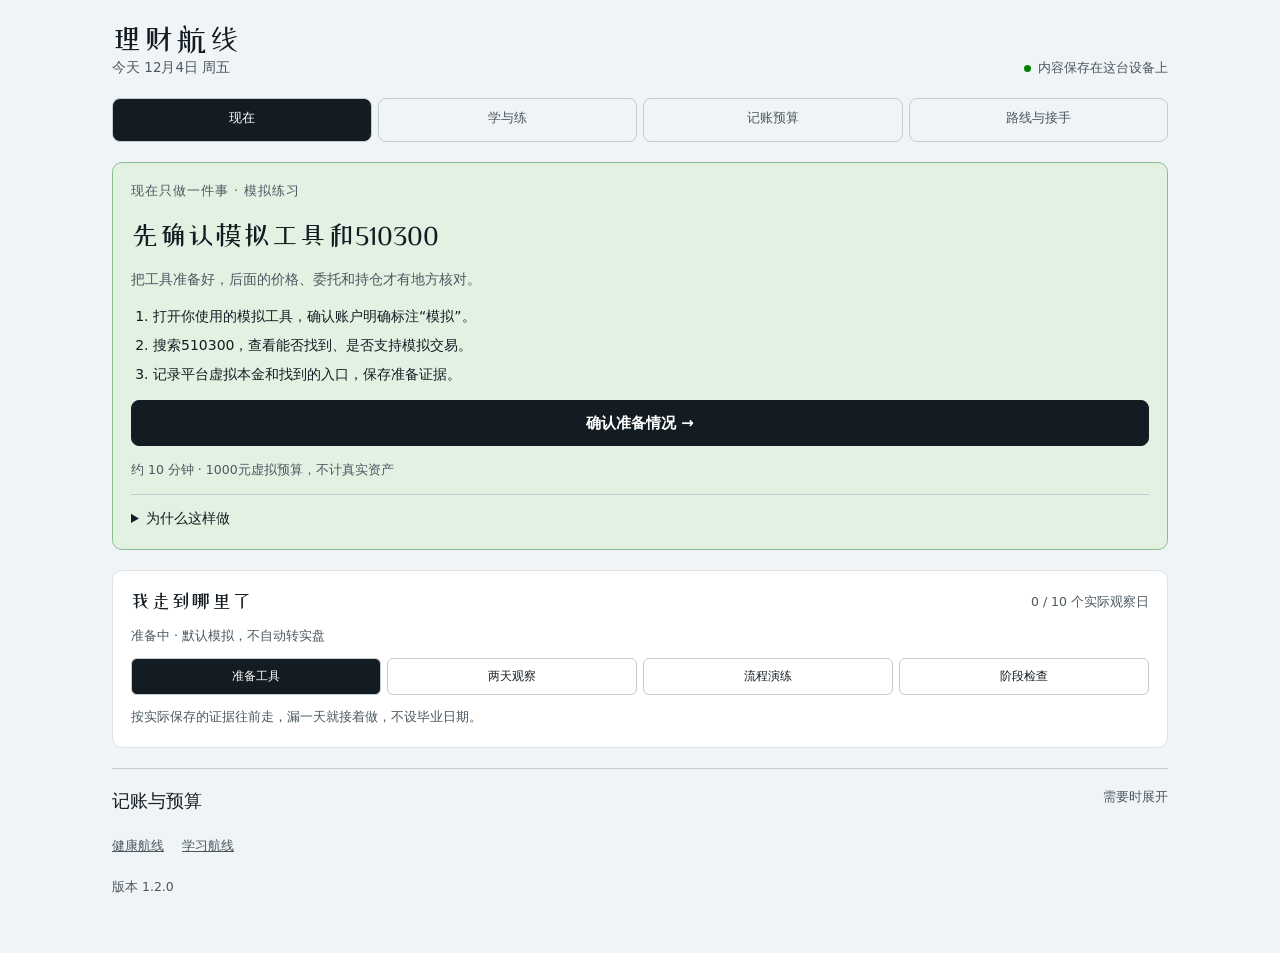
<file: money/index.html>
<!doctype html>
<html lang="zh-CN">
<head>
<meta charset="utf-8">
<meta name="viewport" content="width=device-width,initial-scale=1,viewport-fit=cover">
<title>理财航线</title>
<meta name="description" content="每月先存下一个数，再按分类预算花剩下的。">
<meta name="theme-color" content="#F1F4F6" media="(prefers-color-scheme: light)">
<meta name="theme-color" content="#0F1417" media="(prefers-color-scheme: dark)">
<meta name="apple-mobile-web-app-capable" content="yes">
<meta name="mobile-web-app-capable" content="yes">
<meta name="apple-mobile-web-app-title" content="理财航线">
<meta name="apple-mobile-web-app-status-bar-style" content="default">
<meta name="format-detection" content="telephone=no">
<link rel="manifest" href="manifest.webmanifest">
<link rel="apple-touch-icon" href="icon-180.png">
<link rel="icon" type="image/png" sizes="192x192" href="icon-192.png">
<link rel="stylesheet" href="https://fonts.googleapis.com/css2?family=ZCOOL+XiaoWei&amp;family=Barlow+Semi+Condensed:wght@500;600&amp;display=swap" media="print" onload="this.media='all'">
<style>
html{-webkit-text-size-adjust:100%}
:root{color-scheme:light}
body{margin:0;padding:env(safe-area-inset-top,0px) env(safe-area-inset-right,0px) env(safe-area-inset-bottom,0px) env(safe-area-inset-left,0px);-webkit-tap-highlight-color:transparent}
img{max-width:100%}
[hidden]{display:none!important}
/* Layout: a ship's log for money. The month's one goal (save a number) sits top-left with what is left to spend and a track of spending against time;
   quick entry and the category budget sit under it; trends, records and the method run down the right (stacked on phones). */
:root{
  --bg:#F1F4F6; --surface:#FFFFFF; --ink:#131C22; --ink-2:#4A5861; --muted:#76838C;
  --line:#DDE3E7; --line-2:#C2CCD3; --danger:#B4302F;
  --money:#008300;
  --font-display:"ZCOOL XiaoWei","Songti SC","STSong","Noto Serif SC",serif;
  --font-body:-apple-system,BlinkMacSystemFont,"PingFang SC","Hiragino Sans GB","Microsoft YaHei","Noto Sans SC",system-ui,sans-serif;
  --font-data:"Barlow Semi Condensed","DIN Alternate","Bahnschrift","Roboto Condensed",-apple-system,"PingFang SC","Microsoft YaHei",system-ui,sans-serif;
}
@media (prefers-color-scheme: dark){
  :root:not([data-theme="light"]){
    --bg:#0F1417; --surface:#171E22; --ink:#E8EEF1; --ink-2:#A9B6BE; --muted:#85939B;
    --line:#263038; --line-2:#3A474F; --danger:#F08A8A;
    --money:#008300;
    color-scheme:dark;
  }
}
:root[data-theme="dark"]{
  --bg:#0F1417; --surface:#171E22; --ink:#E8EEF1; --ink-2:#A9B6BE; --muted:#85939B;
  --line:#263038; --line-2:#3A474F; --danger:#F08A8A;
  --money:#008300;
  color-scheme:dark;
}

*,*::before,*::after{box-sizing:border-box}
body{background:var(--bg);color:var(--ink);font-family:var(--font-body);font-size:15px;line-height:1.6;-webkit-font-smoothing:antialiased}
h1,h2,h3,p,ol,ul,figure{margin:0}
ol,ul{padding:0;list-style:none}
button,input{font:inherit;color:inherit}
button{cursor:pointer}
:focus-visible{outline:2px solid var(--ink);outline-offset:2px}
.sr{position:absolute;width:1px;height:1px;overflow:hidden;clip-path:inset(50%);white-space:nowrap}

.app{--goal:var(--money);max-width:1120px;margin-inline:auto;padding-inline:clamp(16px,4vw,32px);padding-block:22px 56px;display:grid;gap:20px}

/* header */
.top{display:flex;flex-wrap:wrap;align-items:flex-end;justify-content:space-between;gap:6px 20px}
.top h1{font-family:var(--font-display);font-weight:400;font-size:30px;line-height:1.15;letter-spacing:.04em}
.today{color:var(--ink-2);font-size:13.5px}
.status{font-size:12.5px;color:var(--ink-2);display:flex;align-items:center;gap:7px}
.status::before{content:"";width:7px;height:7px;border-radius:50%;background:var(--muted);flex:none}
.status[data-mode="local"]::before{background:var(--goal)}

.cols{display:grid;gap:20px;grid-template-columns:minmax(0,1fr)}
.col{display:grid;grid-template-columns:minmax(0,1fr);gap:20px;min-width:0;align-content:start}
@media (min-width:940px){.cols{grid-template-columns:minmax(0,410px) minmax(0,1fr);align-items:start}}

/* shared panel */
.panel{background:var(--surface);border:1px solid var(--line);border-radius:10px;padding:18px 18px 20px}
.panel-head{display:flex;flex-wrap:wrap;align-items:center;justify-content:space-between;gap:10px;margin-bottom:14px}
.h2{font-family:var(--font-display);font-weight:400;font-size:19px;letter-spacing:.06em;line-height:1.3}
.eyebrow{font-size:12.5px;color:var(--ink-2);letter-spacing:.08em}

/* hero: the one goal */
.hero{--hero-bg:color-mix(in srgb,var(--goal) 11%,var(--surface));background:var(--hero-bg);border:1px solid color-mix(in srgb,var(--goal) 38%,var(--line));border-radius:10px;padding:18px 18px 20px}
.hero-top{display:flex;align-items:baseline;justify-content:space-between;gap:12px}
.goal-title{font-family:var(--font-display);font-weight:400;font-size:31px;line-height:1.2;letter-spacing:.02em;margin-top:6px;text-wrap:balance}
.goal-title .n{font-family:var(--font-data);font-weight:600;font-size:1.08em;letter-spacing:0}
.goal-sub{color:var(--ink-2);font-size:13.5px}
.goal-row{display:flex;flex-wrap:wrap;align-items:flex-end;gap:6px 18px;margin-top:16px}
.count{display:flex;align-items:baseline;gap:8px;font-family:var(--font-data);font-variant-numeric:tabular-nums}
.count .num{font-size:66px;font-weight:600;line-height:.86}
.count .of{font-size:19px;font-weight:500;color:var(--ink-2)}
.verdict{flex:1 1 150px;min-width:0;font-size:14px;color:var(--ink);padding-bottom:2px}
.loading{color:var(--ink-2);margin-top:10px}

.route{position:relative;display:grid;grid-template-columns:repeat(7,minmax(0,1fr));margin-top:20px}
.route::before{content:"";position:absolute;left:calc(100% / 14);right:calc(100% / 14);top:34px;height:2px;background:var(--line-2)}
.wp{position:relative;display:grid;justify-items:center;gap:6px;min-width:0}
.wp .wd{height:18px;line-height:18px;font-size:12px;color:var(--ink-2)}
.wp .dot{width:22px;height:22px;border-radius:50%;border:2px solid var(--line-2);background:var(--hero-bg)}
.wp .val{height:16px;line-height:16px;font:500 12px var(--font-data);font-variant-numeric:tabular-nums;color:var(--ink-2)}
.wp.is-met .dot{background:var(--goal);border-color:var(--goal)}
.wp.is-miss .dot{border-color:var(--goal)}
.wp.is-none .dot{transform:scale(.38);background:var(--line-2)}
.wp.is-future .dot{border-style:dashed}
.wp.is-today .wd{color:var(--ink);font-weight:600}
.legend{display:flex;flex-wrap:wrap;gap:4px 14px;margin-top:12px;font-size:12px;color:var(--ink-2)}
.legend span{display:inline-flex;align-items:center;gap:5px}
.legend i{width:10px;height:10px;border-radius:50%;border:2px solid var(--goal);flex:none}
.legend i.met{background:var(--goal)}
.legend i.none{transform:scale(.5);background:var(--line-2);border-color:var(--line-2)}

.track{position:relative;height:8px;border-radius:4px;background:color-mix(in srgb,var(--goal) 22%,var(--surface));margin-top:20px}
.track-fill{position:absolute;inset:0 auto 0 0;border-radius:4px;background:var(--goal)}
.track-mark{position:absolute;top:50%;width:16px;height:16px;border-radius:50%;background:var(--goal);border:3px solid var(--hero-bg);transform:translate(-50%,-50%)}
.track-ends{display:flex;justify-content:space-between;margin-top:8px;font:500 12.5px var(--font-data);color:var(--ink-2);font-variant-numeric:tabular-nums}

.step{margin-top:16px;padding-top:12px;border-top:1px solid color-mix(in srgb,var(--goal) 30%,var(--line));font-size:14px}
.step b{display:block;font-weight:400;font-size:12.5px;color:var(--ink-2);letter-spacing:.08em}

/* controls */
.link{background:none;border:0;padding:4px 0;font-size:13px;color:var(--ink-2);text-decoration:underline;text-underline-offset:3px;flex:none}
.link:hover{color:var(--ink)}
.link.danger{color:var(--danger)}
.btn{height:46px;padding-inline:20px;border-radius:8px;border:1px solid var(--ink);background:var(--ink);color:var(--surface);font-weight:600;font-size:15px}
.btn:disabled{opacity:.55;cursor:default}
.btn.ghost{background:transparent;color:var(--ink);border-color:var(--line-2);font-weight:400}
.field{display:grid;gap:5px;min-width:0}
.field > label,.field > .lab{font-size:12.5px;color:var(--ink-2)}
.inp{width:100%;min-width:0;height:44px;padding:0 11px;border:1px solid var(--line-2);border-radius:8px;background:var(--surface);font-size:16px;font-family:var(--font-data);font-weight:500;font-variant-numeric:tabular-nums}
.inp.text{font-family:var(--font-body);font-weight:400;font-size:16px}
.inp::placeholder{color:var(--muted);font-weight:400}
.unit{display:flex;align-items:center;gap:8px}
.unit span{flex:none;font-size:13.5px;color:var(--ink-2)}
.seg{display:inline-flex;border:1px solid var(--line-2);border-radius:8px;overflow:hidden;background:var(--surface)}
.seg button{border:0;background:transparent;padding:7px 14px;font-size:13.5px;line-height:1.3}
.seg button + button{border-left:1px solid var(--line-2)}
.seg button[aria-pressed="true"]{background:var(--ink);color:var(--surface)}
.chips{display:flex;flex-wrap:wrap;gap:7px}
.chip{position:relative}
.chip input{position:absolute;opacity:0;inset:0;margin:0;cursor:pointer}
.chip span{display:block;padding:6px 13px;border:1px solid var(--line-2);border-radius:999px;font-size:13.5px;line-height:1.3;background:var(--surface)}
.chip input:checked + span{background:var(--ink);border-color:var(--ink);color:var(--surface)}
.chip input:focus-visible + span{outline:2px solid var(--ink);outline-offset:2px}
.hint{font-size:12.5px;color:var(--ink-2)}
.msg{font-size:13px;color:var(--danger);min-height:0}

/* goal editor */
.ged{display:grid;gap:14px}
.ged h3{font-family:var(--font-display);font-weight:400;font-size:25px;line-height:1.25;letter-spacing:.03em}
.ged .seg{width:100%}
.ged .seg button{flex:1 1 0}
.pair{display:grid;grid-template-columns:repeat(2,minmax(0,1fr));gap:12px}
.ged .inp{background:color-mix(in srgb,var(--surface) 82%,transparent)}
.actions{display:flex;flex-wrap:wrap;gap:10px}
.actions .btn{flex:1 1 140px}

/* entry form */
.entry{display:grid;gap:16px}
.date-row{display:grid;grid-template-columns:minmax(0,1fr) auto auto;gap:8px;align-items:end}
.date-row .mini{height:44px;padding-inline:13px;border:1px solid var(--line-2);border-radius:8px;background:var(--surface);font-size:13.5px}
.groups{display:grid;gap:0}
.grp{display:grid;gap:10px;padding-block:14px;border-top:1px solid var(--line);order:1}
.grp.is-goal{order:0}
.grp-head{display:flex;align-items:center;gap:8px;font-size:14px;font-weight:600}
.grp-head i{width:10px;height:10px;border-radius:3px;flex:none}
.grp[data-k="sleep"] .grp-head i{background:var(--sleep)}
.grp[data-k="move"] .grp-head i{background:var(--move)}
.grp[data-k="weight"] .grp-head i{background:var(--weight)}
.tag{font-size:11.5px;font-weight:400;color:var(--ink-2);border:1px solid var(--line-2);border-radius:4px;padding:0 6px;line-height:18px}
.derived{font-size:13px;color:var(--ink-2)}
.derived:empty{display:none}
.derived strong{font:600 15px var(--font-data);color:var(--ink);font-variant-numeric:tabular-nums}
.save-row{display:grid;gap:8px;padding-top:4px}

/* trends */
.demo-note{font-size:13px;color:var(--ink);border:1px dashed var(--line-2);border-radius:8px;padding:8px 12px;margin-bottom:6px}
.charts{display:flex;flex-direction:column}
.chart{padding-block:16px;border-top:1px solid var(--line);order:1;min-width:0}
.chart.is-goal{order:0}
.chart-head{display:flex;flex-wrap:wrap;align-items:baseline;justify-content:space-between;gap:2px 12px;margin-bottom:8px}
.chart-head h3{display:flex;align-items:center;gap:8px;font-size:14.5px;font-weight:600}
.chart-head h3 i{width:10px;height:10px;border-radius:3px;flex:none}
.chart[data-k="sleep"] h3 i{background:var(--sleep)}
.chart[data-k="move"] h3 i{background:var(--move)}
.chart[data-k="weight"] h3 i{background:var(--weight)}
.chart-head h3 small{font-weight:400;font-size:12.5px;color:var(--ink-2)}
.stat{font:500 13.5px var(--font-data);color:var(--ink-2);font-variant-numeric:tabular-nums}
.plot{position:relative;min-width:0}
.plot svg{display:block;touch-action:pan-y}
.tip{position:absolute;z-index:2;pointer-events:none;transform:translate(-50%,-100%);background:var(--ink);color:var(--surface);border-radius:6px;padding:6px 10px;font-size:12.5px;line-height:1.5;white-space:nowrap;font-variant-numeric:tabular-nums}
.tip b{font-weight:600}
.grid{stroke:var(--line);stroke-width:1;fill:none}
.base{stroke:var(--line-2);stroke-width:1;fill:none}
.tick{fill:var(--muted);font:500 11px var(--font-data);font-variant-numeric:tabular-nums}
.band{fill:var(--ink);opacity:.07;display:none}
.target{stroke:var(--ink-2);stroke-width:1;stroke-dasharray:4 3;fill:none}
.tlabel{fill:var(--ink-2);font:500 11px var(--font-data);paint-order:stroke;stroke:var(--surface);stroke-width:4px;stroke-linejoin:round}
.vlabel{fill:var(--ink);font:600 13px var(--font-data);paint-order:stroke;stroke:var(--surface);stroke-width:4px;stroke-linejoin:round}
.m-sleep{fill:var(--sleep)}
.m-move{fill:var(--move)}
.m-wline{stroke:var(--weight);stroke-width:2;fill:none;stroke-linejoin:round;stroke-linecap:round}
.m-wdot{fill:var(--weight);stroke:var(--surface);stroke-width:2}
.none-text{fill:var(--muted);font:400 13px var(--font-body)}

/* records */
.records{display:grid;grid-template-columns:minmax(0,1fr);gap:10px;min-width:0}
.tablewrap{position:relative;overflow-x:auto;border-top:1px solid var(--line-2)}
table{border-collapse:collapse;width:100%;min-width:500px;font-size:13.5px;font-variant-numeric:tabular-nums}
th,td{text-align:left;padding:9px 10px 9px 0;border-bottom:1px solid var(--line);white-space:nowrap}
th{font-weight:400;font-size:12.5px;color:var(--ink-2)}
td.num{font-family:var(--font-data);font-weight:500;font-size:14.5px}
td.acts{text-align:right;padding-right:0}
td.acts .link{margin-left:12px}
.empty{padding:14px 0;color:var(--ink-2);font-size:13.5px;border-bottom:1px solid var(--line)}
.foot{font-size:12.5px;color:var(--ink-2)}
.backup{display:grid;gap:12px}
.backup .btn{height:44px;font-size:14.5px}
.confirm{display:grid;gap:10px;border:1px dashed var(--line-2);border-radius:8px;padding:12px;font-size:14px}

.toast{position:fixed;left:50%;bottom:calc(18px + env(safe-area-inset-bottom,0px));transform:translateX(-50%);z-index:5;max-width:calc(100% - 32px);background:var(--ink);color:var(--surface);padding:10px 16px;border-radius:8px;font-size:14px}
@media (max-width:420px){
  .goal-title{font-size:27px}
  .count .num{font-size:58px}
  .panel,.hero{padding-inline:15px}
}
@media (prefers-reduced-motion:no-preference){
  .wp .dot,.track-fill,.track-mark{transition:background-color .2s,border-color .2s,width .3s,left .3s}
}

/* ---- money ---- */
.m-money{fill:var(--money)}
.m-open{fill:var(--surface);stroke:var(--money);stroke-width:2}
.m-line{stroke:var(--money);stroke-width:2;fill:none;stroke-linejoin:round;stroke-linecap:round}
.m-dot{fill:var(--money);stroke:var(--surface);stroke-width:2}
.m-tgt{stroke:var(--ink);stroke-width:2;fill:none}
.chart h3 i{background:var(--money)}
.chart:first-child{border-top:0;padding-top:0}
.chart .hint{margin-top:6px}
.count{flex-wrap:wrap}
.count.long .num{font-size:46px}
.hero .verdict{margin-top:10px;flex:none}
.track.over .track-fill{background:var(--danger)}
.track-now{position:absolute;top:-5px;bottom:-5px;width:2px;background:var(--ink);transform:translateX(-1px)}
.track-nowlab{position:absolute;top:15px;transform:translateX(-50%);font-size:11.5px;color:var(--ink-2);white-space:nowrap}
.hero .track-ends{margin-top:28px}
.unit span:first-child{font:500 15px var(--font-data);color:var(--ink-2)}
.opt{color:var(--muted)}
.cats{display:grid}
.cat{display:grid;gap:6px;padding:12px 0;border-top:1px solid var(--line)}
.cat:first-child{border-top:0;padding-top:0}
.cat.none{color:var(--ink-2);font-size:13.5px}
.cat-top{display:flex;align-items:baseline;gap:8px;min-width:0}
.cat-top b{font-weight:600;font-size:14.5px;overflow-wrap:anywhere}
.cat-top .amt{margin-left:auto;flex:none;font:500 14.5px var(--font-data);font-variant-numeric:tabular-nums}
.bar{height:8px;border-radius:4px;background:color-mix(in srgb,var(--goal) 18%,var(--surface));overflow:hidden}
.bar-fill{height:100%;border-radius:4px;background:var(--goal)}
.cat.over .bar-fill{background:var(--danger)}
.cat-sub{font-size:12.5px;color:var(--ink-2)}
.cat.over .cat-sub{color:var(--danger);font-weight:600}
.catform{display:grid;gap:12px;border:1px dashed var(--line-2);border-radius:8px;padding:12px}
.check{display:flex;align-items:flex-start;gap:9px;font-size:13.5px;line-height:1.5}
.check input{width:20px;height:20px;flex:none;margin:1px 0 0;accent-color:var(--ink)}
.addcat{width:100%;height:44px;margin-top:12px;font-size:14.5px}
#b-sum{margin-top:12px}
.monthnav{display:flex;align-items:center;gap:6px}
.monthnav button{width:36px;height:36px;border:1px solid var(--line-2);border-radius:8px;background:var(--surface);font-size:18px;line-height:1}
.monthnav button:disabled{opacity:.4;cursor:default}
.monthnav b{min-width:70px;text-align:center;font-weight:600;font-size:14.5px}
.records .panel-head{margin-bottom:0}
table.rec{min-width:0}
th.r,td.r{text-align:right}
td.wrap{white-space:normal}
tfoot td{font-size:12.5px;color:var(--ink-2);border-bottom:0}
tfoot td.num{color:var(--ink);font-size:14.5px}
.method summary{cursor:pointer;list-style:none;display:flex;justify-content:space-between;align-items:center;gap:12px}
.method summary::-webkit-details-marker{display:none}
.method summary::after{content:"展开";font:400 13px var(--font-body);color:var(--ink-2);letter-spacing:0}
.method[open] summary::after{content:"收起"}
.method-body{display:grid;gap:12px;margin-top:14px;font-size:14.5px}
.mlist{display:grid;gap:10px;counter-reset:m}
.mlist li{counter-increment:m;display:grid;grid-template-columns:22px minmax(0,1fr);column-gap:8px}
.mlist li::before{content:counter(m);font:600 15px var(--font-data);color:var(--ink-2);grid-row:1 / span 3}
.mlist b{font-weight:600}
.mlist span{color:var(--ink-2);font-size:13px}

/* Guided home: one task first; existing budget remains in its own workspace. */
.home-nav{display:flex;gap:6px;flex-wrap:wrap}.home-nav a{flex:1;min-width:74px;min-height:44px;text-align:center;padding:9px 6px;border:1px solid var(--line-2);border-radius:8px;color:var(--ink-2);text-decoration:none;font-size:13px}.home-nav a[aria-current]{background:var(--ink);color:var(--surface)}
.home-now{display:grid;gap:14px}.home-now h2{font:400 27px/1.45 var(--font-display);letter-spacing:0}.home-now .btn{display:flex;align-items:center;justify-content:center;text-decoration:none}.home-now ol{list-style:decimal;padding-left:22px;display:grid;gap:7px;font-size:14px}.home-now .why{font-size:14px;color:var(--ink-2)}.home-now .hint{margin:0}.home-now details{border-top:1px solid var(--line-2);padding-top:12px}.home-now summary{cursor:pointer;font-size:14px}.home-now details p{padding-top:10px}.home-progress{display:grid;gap:12px}.home-progress .panel-head{margin:0}.home-route{display:grid;grid-template-columns:repeat(4,minmax(0,1fr));gap:6px}.home-route span{font-size:12px;text-align:center;padding:8px 2px;border:1px solid var(--line-2);border-radius:6px}.home-route span.current{background:var(--ink);color:var(--surface)}.home-route span.past{background:var(--surface-2)}.budget-space{border-top:1px solid var(--line-2);padding-top:18px}.budget-space>summary{display:flex;justify-content:space-between;gap:12px;cursor:pointer;font-size:18px}.budget-space>summary span{font-size:13px;color:var(--ink-2)}.budget-intro{margin:14px 0}.app-links{display:flex;gap:18px;font-size:13px}.app-links a{color:var(--ink-2)}
</style>
</head>
<body>
<div class="app" id="app">
  <header class="top">
    <div>
      <h1>理财航线</h1>
      <p class="today" id="todayLine"></p>
    </div>
    <p class="status" id="status" data-mode="loading">正在读取…</p>
  </header>

  <nav class="home-nav" aria-label="理财入口"><a href="#" aria-current="page">现在</a><a href="practice.html#observe">学与练</a><a href="#budget-space" id="open-budget">记账预算</a><a href="practice.html#route">路线与接手</a></nav>
  <section class="hero home-now" id="home-now" aria-live="polite"><p class="eyebrow">现在只做一件事</p><h2>正在读取下一步…</h2><a class="btn" href="practice.html">进入练习</a></section>
  <section class="panel home-progress" aria-labelledby="home-progress-title"><div class="panel-head"><h2 class="h2" id="home-progress-title">我走到哪里了</h2><span id="home-progress-count" class="hint"></span></div><p id="home-stage" class="hint"></p><div class="home-route" id="home-route"></div><p class="hint">按实际保存的证据往前走，漏一天就接着做，不设毕业日期。</p></section>
  <details class="budget-space" id="budget-space"><summary>记账与预算 <span>需要时展开</span></summary><p class="hint budget-intro">记一笔、每周对账、看趋势和导出预算备份，都在这里。</p>
  <div class="cols">
    <div class="col">
      <section class="hero" aria-labelledby="heroH">
        <h2 id="heroH" class="sr">本月主目标</h2>
        <div id="heroView">
          <p class="eyebrow">本月主目标</p>
          <p class="loading">正在读取你的记录…</p>
        </div>

        <form class="ged" id="planForm" hidden novalidate>
          <div>
            <h3 id="pTitle">先定这个月存多少</h3>
            <p class="hint">先从收入里减掉要存的，剩下的才是能花的。目标定得住比定得高重要。</p>
          </div>
          <div class="pair">
            <div class="field"><label for="p-income">这个月到手收入</label><div class="unit"><span>¥</span><input class="inp" type="text" id="p-income" inputmode="decimal" autocomplete="off" placeholder="7000"></div></div>
            <div class="field"><label for="p-save">这个月要存下</label><div class="unit"><span>¥</span><input class="inp" type="text" id="p-save" inputmode="decimal" autocomplete="off" placeholder="2000"></div></div>
          </div>
          <p class="derived" id="p-derived"></p>
          <p class="msg" id="p-msg" role="alert"></p>
          <div class="actions">
            <button class="btn" type="submit" id="p-save-btn">定下来</button>
            <button class="btn ghost" type="button" id="p-cancel" hidden>取消</button>
          </div>
        </form>
      </section>

      <section class="panel" aria-labelledby="entryH" id="entryPanel">
        <div class="panel-head"><h2 class="h2" id="entryH">花了一笔</h2></div>
        <form class="entry" id="entry" novalidate>
          <div class="pair">
            <div class="field"><label for="e-amt">金额</label><div class="unit"><span>¥</span><input class="inp" type="text" id="e-amt" inputmode="decimal" autocomplete="off" placeholder="35"></div></div>
            <div class="field"><label for="e-date">日期</label><input class="inp" type="date" id="e-date"></div>
          </div>
          <div class="field"><span class="lab" id="e-catLab">分类</span><div class="chips" id="e-cats" role="radiogroup" aria-labelledby="e-catLab"></div></div>
          <div class="save-row">
            <p class="msg" id="e-msg" role="alert"></p>
            <button class="btn" type="submit" id="e-save">记下</button>
            <p class="hint">不想每笔都记，也可以每周对一次账：在“每月预算”里点“改”，把那一类的已花改成账单上的数。</p>
          </div>
        </form>
      </section>

      <section class="panel" aria-labelledby="budgetH">
        <div class="panel-head"><h2 class="h2" id="budgetH">每月预算</h2><span class="hint" id="b-month"></span></div>
        <ul class="cats" id="catList"></ul>
        <div id="catAdd"></div>
        <p class="hint" id="b-sum"></p>
      </section>
    </div>

    <div class="col">
      <section class="panel" aria-labelledby="trendH">
        <div class="panel-head"><h2 class="h2" id="trendH">趋势</h2></div>
        <div class="charts">
          <article class="chart">
            <div class="chart-head"><h3><i></i>本月日常支出累计 <small>元</small></h3><p class="stat" id="s-burn"></p></div>
            <div class="plot" id="c-burn"><div class="svgwrap"></div><div class="tip" hidden></div></div>
            <p class="hint">虚线是匀速花完日常额度的线。实线在虚线下面，说明花得比时间慢。</p>
          </article>
          <article class="chart">
            <div class="chart-head"><h3><i></i>每月存下多少 <small>元</small></h3><p class="stat" id="s-months"></p></div>
            <div class="plot" id="c-months"><div class="svgwrap"></div><div class="tip" hidden></div></div>
            <p class="hint">短横线是当月目标。空心柱是还没过完的这个月。</p>
          </article>
        </div>
      </section>

      <section class="records" aria-labelledby="recH">
        <div class="panel-head">
          <h2 class="h2" id="recH">支出记录</h2>
          <div class="monthnav">
            <button type="button" id="m-prev" aria-label="上个月">‹</button>
            <b id="m-label"></b>
            <button type="button" id="m-next" aria-label="下个月">›</button>
          </div>
        </div>
        <div id="recBody"></div>
        <p><button class="link" type="button" id="moreRows" hidden>显示全部</button></p>
      </section>

      <details class="panel method" id="method">
        <summary class="h2">这套方法是什么</summary>
        <div class="method-body">
          <ol class="mlist">
            <li><b>先存后花</b>收入到手，先减掉这个月要存的，剩下的才是可花额度。<span>把存钱放在前面，它就不会被花剩的钱决定。</span></li>
            <li><b>固定支出先预留</b>房租这类每月固定的钱，标成“固定支出”，从额度里先扣掉。<span>剩下的才是每天真正能动的日常额度。</span></li>
            <li><b>给分类定上限</b>把日常额度分给吃饭、交通、娱乐这些分类。<span>超的是哪一类，一眼能看出来。</span></li>
            <li><b>看速度，不看单笔</b>比较“花掉了多少”和“这个月过了多少”。<span>一笔贵的不要紧，持续花得比时间快才要紧。</span></li>
            <li><b>每周对一次账</b>打开支付软件的账单，把每一类的已花改成实际的数。<span>不用每笔都记，但每周要对上一次。</span></li>
          </ol>
          <p>月底的结果按“收入减支出”算。没达成，就调下个月的上限或目标。</p>
          <p class="hint">这个 app 只管预算和存钱，不提供投资建议。存下来的钱放在哪里，需要你自己判断。</p>
        </div>
      </details>

      <section class="panel backup" aria-labelledby="bkH">
        <h2 class="h2" id="bkH">备份</h2>
        <p id="bk-state">还没有内容，暂时不用备份。</p>
        <div class="actions">
          <button class="btn ghost" type="button" id="bk-export">导出备份</button>
          <button class="btn ghost" type="button" id="bk-import">导入备份</button>
          <button class="btn ghost" type="button" id="bk-previous">导出导入前副本</button>
          <input class="sr" type="file" id="bk-file" accept="application/json,.json,text/plain" tabindex="-1" aria-hidden="true">
        </div>
        <div class="confirm" id="bk-confirm" hidden>
          <p id="bk-confirm-text"></p>
          <div class="actions">
            <button class="btn" type="button" id="bk-yes">确认导入</button>
            <button class="btn ghost" type="button" id="bk-no">取消</button>
          </div>
        </div>
        <p class="hint">此备份只包含记账和预算。交易练习请在“设置与备份”单独导出。换手机或删除 App 前两处都要保存；备份有个人数据，不要公开。</p>
      </section>

    </div>
  </div>
  </details>
  <nav class="app-links" aria-label="其他航线"><a href="../">健康航线</a><a href="../study/">学习航线</a></nav>
  <p class="foot">版本 <span id="ver"></span></p>

  <div class="toast" id="toast" role="status" aria-live="polite" hidden></div>
</div>

<script>
(function(){
'use strict';

/* ---------- helpers ---------- */
var $ = function(s, r){ return (r || document).querySelector(s); };
var $$ = function(s, r){ return Array.prototype.slice.call((r || document).querySelectorAll(s)); };
var pad = function(n){ return String(n).padStart(2, '0'); };
var WEEK = ['一','二','三','四','五','六','日'];
var esc = function(s){ return String(s == null ? '' : s).replace(/[&<>"']/g, function(c){ return {'&':'&amp;','<':'&lt;','>':'&gt;','"':'&quot;',"'":'&#39;'}[c]; }); };

function ymd(d){ return d.getFullYear() + '-' + pad(d.getMonth() + 1) + '-' + pad(d.getDate()); }
function parseYmd(s){ var p = s.split('-').map(Number); return new Date(p[0], p[1] - 1, p[2], 12); }
function today(){ return ymd(new Date()); }
function wdIndex(s){ return (parseYmd(s).getDay() + 6) % 7; }
function mdCn(s){ var d = parseYmd(s); return (d.getMonth() + 1) + '月' + d.getDate() + '日'; }
function dayCn(s){ return mdCn(s) + ' 周' + WEEK[wdIndex(s)]; }
function validDate(s){ return typeof s === 'string' && /^\d{4}-\d{2}-\d{2}$/.test(s) && ymd(parseYmd(s)) === s; }
function validYm(s){ return typeof s === 'string' && /^\d{4}-(0[1-9]|1[0-2])$/.test(s); }
function ymOf(date){ return date.slice(0, 7); }
function daysIn(ym){ var p = ym.split('-').map(Number); return new Date(p[0], p[1], 0).getDate(); }
function addMonths(ym, n){ var p = ym.split('-').map(Number), d = new Date(p[0], p[1] - 1 + n, 1, 12); return d.getFullYear() + '-' + pad(d.getMonth() + 1); }
function monthCn(ym){ var p = ym.split('-').map(Number); return (p[0] === new Date().getFullYear() ? '' : p[0] + '年') + p[1] + '月'; }
function daysBetween(a, b){ return Math.round((parseYmd(b) - parseYmd(a)) / 86400000); }
function S(v, max){ return typeof v === 'string' ? v.trim().slice(0, max || 40) : ''; }
function uid(){ return 'x' + Date.now().toString(36) + Math.floor(Math.random() * 1e6).toString(36); }

/* money is kept in whole cents (分) so sums stay exact */
var MAX = 99999999 * 100;
function toCents(v){
  if (typeof v === 'number') v = String(v);
  if (typeof v !== 'string') return null;
  v = v.replace(/[,，\s¥￥元]/g, '').replace(/。/g, '.');
  if (!/^\d+(\.\d{0,2})?$/.test(v)) return null;
  var c = Math.round(parseFloat(v) * 100);
  return isFinite(c) && c >= 0 && c <= MAX ? c : null;
}
function fmt(c){
  var a = Math.abs(c), s = (a / 100).toLocaleString('zh-CN', { minimumFractionDigits: a % 100 ? 2 : 0, maximumFractionDigits: 2 });
  return (c < 0 ? '−' : '') + '¥' + s;
}
function plain(c){ return c % 100 ? (c / 100).toFixed(2) : String(c / 100); }
function intIn(v, lo, hi){ v = Number(v); return Number.isInteger(v) && v >= lo && v <= hi ? v : null; }

/* ---------- state ---------- */
var APP_VERSION = '1.2.0';
var LS_KEY = 'money-route.v1', BK_KEY = 'money-route.backupAt';
var DEFAULT_CATS = [['房租', true], ['吃饭', false], ['交通', false], ['日用', false], ['娱乐', false], ['其他', false]];
var state = { plans: {}, entries: [] };
var readFailure = false, unreadableRaw = null;
var committed = JSON.stringify(state);
var ui = { ready: false, planForm: false, editCat: null, addCat: false, month: ymOf(today()), confirmDel: null, confirmCat: false, showAll: false, lastCat: null };
var pendingImport = null;

function isObj(v){ return !!v && typeof v === 'object' && !Array.isArray(v); }
function validId(v){ return typeof v === 'string' && /^[A-Za-z0-9_-]{1,40}$/.test(v) && ['__proto__','constructor','prototype'].indexOf(v) < 0; }
function validRows(rows, clean){
  if (!Array.isArray(rows)) return false;
  var seen = Object.create(null);
  return rows.every(function(v){
    if (!isObj(v) || !validId(v.id) || seen[v.id] || !clean(v)) return false;
    seen[v.id] = true; return true;
  });
}
function beforeImport(){
  if (readFailure){ toast('本机数据读取失败，先导出原始数据并联系维护；当前数据未覆盖。'); return false; }
  try {
    window.localStorage.setItem(LS_KEY + '.beforeImport', JSON.stringify(backupData()));
    return true;
  } catch (e){ toast('无法保存导入前的副本，暂未导入。请先导出备份并检查存储空间。'); return false; }
}
function exportBeforeImport(){
  var raw = null;
  try { raw = window.localStorage.getItem(LS_KEY + '.beforeImport'); } catch (e) {}
  if (!raw){ toast('还没有导入前的副本。'); return; }
  exportBackup(raw);
}

function backupData(){ return { app: 'money-route', format: 1, currency: 'CNY', unit: 'cents', exportedAt: new Date().toISOString(), plans: state.plans, entries: state.entries }; }
function validBackup(o){
  if (!isObj(o) || o.app !== 'money-route' || o.format !== 1 || o.currency !== 'CNY' || o.unit !== 'cents' || !isObj(o.plans) || !validRows(o.entries, cleanEntry)) return false;
  if (!Object.keys(o.plans).every(function(ym){
    var p = o.plans[ym];
    return validYm(ym) && isObj(p) && cleanPlan(p) && validRows(p.cats, cleanCat) && p.cats.length <= 20
      && p.cats.every(function(c){ return intIn(c.cap, 0, MAX) != null; });
  })) return false;
  return o.entries.every(function(e){ var p = o.plans[ymOf(e.date)]; return p && p.cats.some(function(c){ return c.id === e.cat; }); });
}
function mergedImport(p){
  var next = JSON.parse(JSON.stringify(state));
  Object.keys(p.plans).forEach(function(ym){
    var incoming = JSON.parse(JSON.stringify(p.plans[ym])), current = next.plans[ym];
    if (current){
      current.cats.forEach(function(c){
        if (next.entries.some(function(e){ return ymOf(e.date) === ym && e.cat === c.id; }) && !incoming.cats.some(function(x){ return x.id === c.id; })) incoming.cats.push(c);
      });
    }
    if (incoming.cats.length > 20) throw new Error('合并后某个月超过 20 个分类，请先整理备份中的分类。');
    next.plans[ym] = incoming;
  });
  var seen = Object.create(null); next.entries.forEach(function(e){ seen[e.id] = e; });
  p.entries.forEach(function(e){
    if (seen[e.id]){
      var old = seen[e.id];
      if (old.date !== e.date || old.cat !== e.cat || old.amt !== e.amt || old.adj !== e.adj) throw new Error('同一笔记录在两份数据中不同，暂未导入。请先核对备份。');
    } else { next.entries.push(e); seen[e.id] = e; }
  });
  return next;
}


function cleanCat(c){
  if (!c || !S(c.name, 12)) return null;
  var cap = intIn(c.cap, 0, MAX);
  return { id: S(c.id, 40) || uid(), name: S(c.name, 12), cap: cap == null ? 0 : cap, fixed: !!c.fixed };
}
function cleanPlan(p){
  if (!p) return null;
  var income = intIn(p.income, 1, MAX), save = intIn(p.save, 0, MAX);
  if (income == null || save == null || save > income) return null;
  var cats = Array.isArray(p.cats) ? p.cats.map(cleanCat).filter(Boolean).slice(0, 20) : [];
  return { income: income, save: save, cats: cats, copied: !!p.copied };
}
function cleanEntry(e){
  if (!e || !validDate(e.date) || !S(e.cat, 40)) return null;
  var amt = intIn(e.amt, -MAX, MAX);
  if (amt == null || amt === 0 || (amt < 0 && !e.adj)) return null;
  return { id: S(e.id, 40) || uid(), date: e.date, cat: S(e.cat, 40), amt: amt, adj: !!e.adj };
}
function cleanState(o){
  o = o || {};
  var plans = {};
  Object.keys(o.plans || {}).forEach(function(k){ var p = validYm(k) ? cleanPlan(o.plans[k]) : null; if (p) plans[k] = p; });
  return { plans: plans, entries: Array.isArray(o.entries) ? o.entries.map(cleanEntry).filter(Boolean) : [] };
}
function load(){
  try {
    var raw = window.localStorage.getItem(LS_KEY); unreadableRaw = raw;
    if (raw){ var o = JSON.parse(raw); if (!isObj(o) || !isObj(o.plans) || !Array.isArray(o.entries)) throw new Error('invalid local data'); state = cleanState(o); }
    committed = JSON.stringify(state);
  } catch (e){ readFailure = true; }
}
function save(){
  try { if (readFailure) throw new Error('read failed'); var next = JSON.stringify(state); window.localStorage.setItem(LS_KEY, next); committed = next; return true; }
  catch (e){ state = JSON.parse(committed); toast(readFailure ? '本机数据读取失败，已暂停写入。请先导出原始数据后联系维护。' : '没有保存成功，输入还在。请检查存储空间后重试，不会重复记账。'); return false; }
}

/* ---------- the plan and the numbers ---------- */
function thisYm(){ return ymOf(today()); }
function planOf(ym){ return state.plans[ym] || null; }
/* a new month starts from last month's plan, so the budget does not have to be retyped */
function ensurePlan(){
  var ym = thisYm();
  if (state.plans[ym]) return;
  var prev = Object.keys(state.plans).filter(function(k){ return k < ym; }).sort().pop();
  if (!prev) return;
  var p = state.plans[prev];
  state.plans[ym] = { income: p.income, save: p.save, copied: true, cats: p.cats.map(function(c){ return { id: c.id, name: c.name, cap: c.cap, fixed: c.fixed }; }) };
  save();
}
function stats(ym){
  var plan = planOf(ym), by = Object.create(null), total = 0;
  state.entries.forEach(function(e){ if (ymOf(e.date) === ym){ by[e.cat] = (by[e.cat] || 0) + e.amt; total += e.amt; } });
  if (!plan) return { plan: null, by: by, total: total };
  var allowance = plan.income - plan.save, fixedHeld = 0, fixedSpent = 0, caps = 0;
  plan.cats.forEach(function(c){
    caps += c.cap;
    if (c.fixed){ var sp = by[c.id] || 0; fixedSpent += sp; fixedHeld += Math.max(c.cap, sp); }
  });
  var flexAllow = allowance - fixedHeld, flexSpent = total - fixedSpent;
  return { plan: plan, by: by, total: total, allowance: allowance, caps: caps, fixedHeld: fixedHeld, flexAllow: flexAllow, flexSpent: flexSpent, flexLeft: flexAllow - flexSpent, saved: plan.income - total };
}
function catName(plan, id){
  var all = plan ? plan.cats : [];
  for (var i = 0; i < all.length; i++) if (all[i].id === id) return all[i].name;
  var yms = Object.keys(state.plans);
  for (var j = 0; j < yms.length; j++){ var cs = state.plans[yms[j]].cats; for (var k = 0; k < cs.length; k++) if (cs[k].id === id) return cs[k].name; }
  return '已删除的分类';
}

/* ---------- header ---------- */
function renderHeader(){
  var el = $('#status');
  el.dataset.mode = ui.ready ? 'local' : 'loading';
  el.textContent = ui.ready ? '内容保存在这台设备上' : '正在读取…';
  $('#todayLine').textContent = '今天 ' + dayCn(today());
  if (readFailure){ el.dataset.mode = 'error'; el.textContent = '本机数据读取异常，已暂停写入；请查看下方备份。'; }
}

/* ---------- hero: save a number this month ---------- */
function renderHero(){
  var view = $('#heroView'), form = $('#planForm');
  if (!ui.ready) return;
  var ym = thisYm(), plan = planOf(ym);
  if (!plan || ui.planForm){
    view.hidden = true; form.hidden = false;
    $('#pTitle').textContent = plan ? '调整这个月的计划' : '先定这个月存多少';
    $('#p-save-btn').textContent = plan ? '保存' : '定下来';
    $('#p-cancel').hidden = !plan;
    return;
  }
  view.hidden = false; form.hidden = true;
  var s = stats(ym), t = today(), dim = daysIn(ym), day = Number(t.slice(8)), left = dim - day + 1;
  var over = s.flexLeft < 0, numText = fmt(Math.abs(s.flexLeft));
  var perDay = s.flexLeft > 0 ? Math.floor(s.flexLeft / left / 100) * 100 : 0;
  var verdict;
  if (s.flexAllow <= 0) verdict = '存钱目标和固定支出已经占满收入，日常没有额度。调低目标，或者调低固定支出的上限。';
  else if (over) verdict = '日常额度已经超出 ' + fmt(-s.flexLeft) + '。照这样，这个月存下的会比目标少这么多。';
  else if (s.flexSpent === 0) verdict = '这个月日常还没有记支出。剩下 ' + left + ' 天，每天约 ' + fmt(perDay) + '。';
  else {
    var expected = s.flexAllow * day / dim;
    if (s.flexSpent <= expected) verdict = '花得比时间慢。剩下 ' + left + ' 天，每天约 ' + fmt(perDay) + '，照这个速度月底能存下目标。';
    else {
      var proj = Math.round(s.flexSpent / day * dim), gap = proj - s.flexAllow;
      verdict = gap > 0 ? '花得比时间快。按现在的速度估算，月底会超出约 ' + fmt(Math.round(gap / 100) * 100) + '。剩下 ' + left + ' 天，每天控制在 ' + fmt(perDay) + ' 以内就能存下目标。'
                        : '花得比时间略快，但还在额度内。剩下 ' + left + ' 天，每天约 ' + fmt(perDay) + '。';
    }
  }
  var p = s.flexAllow > 0 ? Math.min(1, Math.max(0, s.flexSpent / s.flexAllow)) : 1, now = day / dim;
  var sub = '收入 ' + fmt(plan.income) + '，先存 ' + fmt(plan.save) + '，可花 ' + fmt(s.allowance) + (s.fixedHeld ? '，其中固定支出预留 ' + fmt(s.fixedHeld) : '') + '。';
  view.innerHTML =
    '<div class="hero-top"><p class="eyebrow">本月主目标 · ' + monthCn(ym) + '，还剩 ' + left + ' 天</p><button class="link" type="button" data-h="edit">调整</button></div>'
    + '<h3 class="goal-title">存下 <span class="n">' + fmt(plan.save) + '</span></h3><p class="goal-sub">' + sub + '</p>'
    + '<div class="goal-row"><div class="count' + (numText.length > 7 ? ' long' : '') + '"><span class="num">' + numText + '</span><span class="of">' + (over ? '日常已超出' : '日常还能花') + '</span></div></div>'
    + '<p class="verdict">' + esc(verdict) + '</p>'
    + '<div class="track' + (over ? ' over' : '') + '" role="img" aria-label="日常额度已用 ' + Math.round(p * 100) + '%，这个月已过 ' + Math.round(now * 100) + '%"><div class="track-fill" style="width:' + (p * 100) + '%"></div><div class="track-now" style="left:' + (now * 100) + '%"></div><span class="track-nowlab" style="left:' + Math.min(92, Math.max(8, now * 100)) + '%">今天</span></div>'
    + '<div class="track-ends"><span>日常已花 ' + fmt(s.flexSpent) + '</span><span>日常额度 ' + fmt(Math.max(0, s.flexAllow)) + '</span></div>'
    + (plan.copied ? '<p class="step"><b>提示</b>这是沿用上个月的计划。收入或目标变了，点右上角“调整”。</p>' : s.caps === 0 ? '<p class="step"><b>下一步</b>到“每月预算”里给分类定上限，先填房租这类固定支出。</p>' : '');
}
function openPlanForm(){
  var plan = planOf(thisYm());
  $('#p-income').value = plan ? plain(plan.income) : '';
  $('#p-save').value = plan ? plain(plan.save) : '';
  $('#p-msg').textContent = '';
  ui.planForm = true; render(); planDerived();
}
function planDerived(){
  var i = toCents($('#p-income').value), s = toCents($('#p-save').value), el = $('#p-derived');
  el.innerHTML = i != null && s != null && s <= i && i > 0 ? '这个月可花 <strong>' + fmt(i - s) + '</strong>' : '';
}
function submitPlan(ev){
  ev.preventDefault();
  var i = toCents($('#p-income').value), s = toCents($('#p-save').value), msg = $('#p-msg');
  if (i == null || i === 0){ msg.textContent = '收入填一个大于 0 的数，最多两位小数。'; return; }
  if (s == null){ msg.textContent = '要存下的金额填一个数，不存就填 0。'; return; }
  if (s > i){ msg.textContent = '要存的不能比收入多。'; return; }
  var ym = thisYm(), plan = planOf(ym);
  if (plan){ plan.income = i; plan.save = s; plan.copied = false; }
  else state.plans[ym] = { income: i, save: s, copied: false, cats: DEFAULT_CATS.map(function(d){ return { id: uid(), name: d[0], cap: 0, fixed: d[1] }; }) };
  if (!save()) return;
  ui.planForm = false; msg.textContent = '';
  toast('计划已保存'); render();
}

/* ---------- quick entry ---------- */
function renderEntry(){
  var dateInput = $('#e-date');
  dateInput.max = today(); if (!dateInput.value) dateInput.value = today();
  var month = validDate(dateInput.value) ? ymOf(dateInput.value) : thisYm();
  var plan = planOf(month), panel = $('#entryPanel');
  panel.hidden = !planOf(thisYm());
  if (!plan){ $('#e-cats').innerHTML = ''; $('#e-cats').dataset.sig = ''; return; }
  var box = $('#e-cats'), cur = ui.lastCat && plan.cats.some(function(c){ return c.id === ui.lastCat; }) ? ui.lastCat : null;
  var want = month + ':' + plan.cats.map(function(c){ return c.id + ':' + c.name; }).join('|');
  if (box.dataset.sig !== want){
    box.innerHTML = plan.cats.map(function(c){ return '<label class="chip"><input type="radio" name="e-cat" id="e-cat-' + esc(c.id) + '" value="' + esc(c.id) + '"' + (c.id === cur ? ' checked' : '') + '><span>' + esc(c.name) + '</span></label>'; }).join('');
    box.dataset.sig = want;
  }
  var d = $('#e-date'); d.max = today(); if (!d.value) d.value = today();
}
function submitEntry(ev){
  ev.preventDefault();
  var msg = $('#e-msg'), amt = toCents($('#e-amt').value), date = $('#e-date').value, chk = $('#e-cats input:checked');
  if (amt == null || amt === 0){ msg.textContent = '金额填一个大于 0 的数，最多两位小数。'; return; }
  if (!chk){ msg.textContent = '选一个分类。'; return; }
  if (!validDate(date) || date > today()){ msg.textContent = '日期选今天或以前。'; return; }
  if (!planOf(ymOf(date))){ msg.textContent = monthCn(ymOf(date)) + '还没有计划，只能记有计划的月份。'; return; }
  if (!planOf(ymOf(date)).cats.some(function(c){ return c.id === chk.value; })){ msg.textContent = '这个分类不属于所选月份，请重新选择。'; renderEntry(); return; }
  state.entries.push({ id: uid(), date: date, cat: chk.value, amt: amt, adj: false });
  if (!save()) return;
  ui.lastCat = chk.value; msg.textContent = '';
  $('#e-amt').value = '';
  toast('已记下 ' + catName(planOf(ymOf(date)), chk.value) + ' ' + fmt(amt));
  render();
}

/* ---------- monthly budget by category ---------- */
function catFormHtml(c, spent){
  var isNew = !c;
  return '<form class="catform" id="catForm" novalidate>'
    + '<div class="pair"><div class="field"><label for="c-name">名称</label><input class="inp text" type="text" id="c-name" maxlength="12" value="' + esc(c ? c.name : '') + '"></div>'
    + '<div class="field"><label for="c-cap">每月上限</label><div class="unit"><span>¥</span><input class="inp" type="text" id="c-cap" inputmode="decimal" autocomplete="off" placeholder="不定就留空" value="' + (c && c.cap ? plain(c.cap) : '') + '"></div></div></div>'
    + '<label class="check" for="c-fixed"><input type="checkbox" id="c-fixed"' + (c && c.fixed ? ' checked' : '') + '><span>固定支出（比如房租），先从额度里预留，不算进花钱速度</span></label>'
    + (isNew ? '' : '<div class="field"><label for="c-spent">对账：本月已花改成 <span class="opt">不改就留空</span></label><div class="unit"><span>¥</span><input class="inp" type="text" id="c-spent" inputmode="decimal" autocomplete="off" placeholder="现在是 ' + plain(spent) + '"></div></div>')
    + '<p class="msg" id="c-msg" role="alert"></p>'
    + '<div class="actions"><button class="btn" type="submit">保存</button><button class="btn ghost" type="button" data-c="cancel">取消</button></div>'
    + (isNew ? '' : '<p><button class="link danger" type="button" data-c="del">' + (ui.confirmCat ? '再点一次确认删除' : '删除这一类') + '</button></p>')
    + '</form>';
}
function renderBudget(){
  var ym = thisYm(), plan = planOf(ym), list = $('#catList'), add = $('#catAdd'), sum = $('#b-sum');
  $('#b-month').textContent = plan ? monthCn(ym) : '';
  if (!plan){ list.innerHTML = '<li class="none">定好这个月的计划后，在这里给每一类定上限。</li>'; add.innerHTML = ''; sum.textContent = ''; return; }
  var s = stats(ym);
  list.innerHTML = plan.cats.map(function(c){
    var sp = s.by[c.id] || 0;
    if (ui.editCat === c.id) return '<li class="cat editing">' + catFormHtml(c, sp) + '</li>';
    var over = c.cap > 0 && sp > c.cap, pct = c.cap > 0 ? Math.min(100, Math.max(0, sp / c.cap * 100)) : 0;
    var subText = c.cap === 0 ? '没定上限' : over ? '超出 ' + fmt(sp - c.cap) : '还剩 ' + fmt(c.cap - sp);
    return '<li class="cat' + (over ? ' over' : '') + '"><div class="cat-top"><b>' + esc(c.name) + '</b>' + (c.fixed ? '<span class="tag">固定</span>' : '')
      + '<span class="amt">' + fmt(sp) + (c.cap ? ' / ' + fmt(c.cap) : '') + '</span><button class="link" type="button" data-c="edit" data-id="' + esc(c.id) + '">改</button></div>'
      + (c.cap ? '<div class="bar" role="img" aria-label="已用 ' + Math.round(sp / c.cap * 100) + '%"><div class="bar-fill" style="width:' + pct + '%"></div></div>' : '')
      + '<p class="cat-sub">' + subText + '</p></li>';
  }).join('') || '<li class="none">还没有分类。</li>';
  add.innerHTML = ui.addCat ? catFormHtml(null, 0) : plan.cats.length < 20 ? '<button class="btn ghost addcat" type="button" data-c="add">添加分类</button>' : '';
  var diff = s.allowance - s.caps;
  sum.textContent = s.caps === 0 ? '还没有给分类定上限。可花额度是 ' + fmt(s.allowance) + '。'
    : '分类上限合计 ' + fmt(s.caps) + '，可花额度 ' + fmt(s.allowance) + '。' + (diff > 0 ? '还有 ' + fmt(diff) + ' 没分配。' : diff < 0 ? '上限合计超出了 ' + fmt(-diff) + '，把某一类调低。' : '正好分完。');
}
function submitCat(ev){
  ev.preventDefault();
  var plan = planOf(thisYm()), msg = $('#c-msg'), name = S($('#c-name').value, 12), capRaw = $('#c-cap').value.trim();
  var cap = capRaw === '' ? 0 : toCents(capRaw), fixed = $('#c-fixed').checked;
  if (!name){ msg.textContent = '填一个名称。'; return; }
  if (cap == null){ msg.textContent = '上限填一个数，最多两位小数；不定就留空。'; return; }
  var dup = plan.cats.some(function(c){ return c.name === name && c.id !== ui.editCat; });
  if (dup){ msg.textContent = '已经有一个叫“' + name + '”的分类了。'; return; }
  if (ui.editCat){
    var c = plan.cats.filter(function(x){ return x.id === ui.editCat; })[0];
    var spRaw = $('#c-spent').value.trim(), adj = null;
    if (spRaw !== ''){
      var want = toCents(spRaw);
      if (want == null){ msg.textContent = '已花金额填一个数，最多两位小数。'; return; }
      var cur = stats(thisYm()).by[c.id] || 0;
      if (want !== cur) adj = want - cur;
    }
    c.name = name; c.cap = cap; c.fixed = fixed;
    if (adj) state.entries.push({ id: uid(), date: today(), cat: c.id, amt: adj, adj: true });
  } else {
    plan.cats.push({ id: uid(), name: name, cap: cap, fixed: fixed });
  }
  plan.copied = false;
  if (!save()) return;
  ui.editCat = null; ui.addCat = false; ui.confirmCat = false;
  toast('已保存'); render();
}

/* ---------- charts ---------- */
function frame(el, H){
  var W = Math.floor(el.clientWidth);
  if (W < 120) return null;
  var m = { l: 46, r: 10, t: 14, b: 22 };
  return { W: W, H: H, m: m, pw: W - m.l - m.r, ph: H - m.t - m.b };
}
function niceStep(range){
  var raw = range / 3, p = Math.pow(10, Math.floor(Math.log10(raw))), n = raw / p;
  return (n <= 1 ? 1 : n <= 2 ? 2 : n <= 5 ? 5 : 10) * p;
}
function axisNum(yuan){ var a = Math.abs(yuan); return (yuan < 0 ? '−' : '') + (a >= 10000 ? (a / 10000) + '万' : String(a)); }
function put(id, f, svg, tips, step){
  var el = $('#' + id);
  $('.svgwrap', el).innerHTML = svg;
  $('.tip', el).hidden = true;
  el._m = { n: tips.length, x0: f.m.l, step: step, top: f.m.t, tips: tips };
}
function svgOpen(f, label){ return '<svg width="' + f.W + '" height="' + f.H + '" viewBox="0 0 ' + f.W + ' ' + f.H + '" role="img" aria-label="' + esc(label) + '"><rect class="band" x="0" y="' + f.m.t + '" width="0" height="' + f.ph + '"></rect>'; }
function noneText(f, text){ return '<text class="none-text" x="' + (f.m.l + f.pw / 2) + '" y="' + (f.m.t + f.ph / 2 + 4) + '" text-anchor="middle">' + text + '</text>'; }

function drawBurn(){
  var f = frame($('#c-burn .svgwrap'), 180); if (!f) return;
  var ym = thisYm(), s = stats(ym), dim = daysIn(ym), day = Number(today().slice(8));
  if (!s.plan){ put('c-burn', f, svgOpen(f, '本月日常支出累计') + noneText(f, '定好计划后，这里显示花钱的速度') + '</svg>', [], f.pw); $('#s-burn').textContent = ''; return; }
  var fixedIds = {}; s.plan.cats.forEach(function(c){ if (c.fixed) fixedIds[c.id] = true; });
  var daily = []; for (var i = 0; i < dim; i++) daily.push(0);
  state.entries.forEach(function(e){ if (ymOf(e.date) === ym && !fixedIds[e.cat]) daily[Number(e.date.slice(8)) - 1] += e.amt; });
  var cum = [], run = 0; daily.forEach(function(v){ run += v; cum.push(run); });
  var allow = Math.max(0, s.flexAllow), top = Math.max(allow, cum[day - 1], 100) / 100;
  var st = niceStep(top), max = Math.ceil(top / st) * st;
  var step = f.pw / dim, x = function(d){ return f.m.l + step * (d - .5); }, y = function(v){ return f.m.t + f.ph - v / 100 / max * f.ph; };
  var g = '';
  for (var v = 0; v <= max + 1e-9; v += st){
    g += '<line class="' + (v === 0 ? 'base' : 'grid') + '" x1="' + f.m.l + '" x2="' + (f.W - f.m.r) + '" y1="' + y(v * 100) + '" y2="' + y(v * 100) + '"></line><text class="tick" x="' + (f.m.l - 7) + '" y="' + (y(v * 100) + 4) + '" text-anchor="end">' + axisNum(Math.round(v)) + '</text>';
  }
  var ref = allow > 0 ? '<line class="target" x1="' + f.m.l + '" y1="' + y(0) + '" x2="' + (f.W - f.m.r) + '" y2="' + y(allow) + '"></line><text class="tlabel" x="' + (f.W - f.m.r) + '" y="' + (y(allow) - 6) + '" text-anchor="end">日常额度 ' + fmt(allow) + '</text>' : '';
  var path = 'M' + f.m.l + ',' + y(0);
  for (var d = 1; d <= day; d++) path += 'L' + x(d) + ',' + y(cum[d - 1]);
  var lx = x(day), ly = y(cum[day - 1]);
  var marks = '<path class="m-line" d="' + path + '"></path><circle class="m-dot" cx="' + lx + '" cy="' + ly + '" r="5.5"></circle>'
    + '<text class="vlabel" x="' + Math.min(Math.max(lx, f.m.l + 30), f.W - f.m.r - 30) + '" y="' + (ly - 11 < f.m.t + 8 ? ly + 22 : ly - 11) + '" text-anchor="middle">' + fmt(cum[day - 1]) + '</text>';
  var k = Math.max(1, Math.ceil(46 / step)), xl = '';
  for (var q = 1; q <= dim; q += k) xl += '<text class="tick" x="' + x(q) + '" y="' + (f.H - 5) + '" text-anchor="middle">' + q + '日</text>';
  var tips = [];
  for (var t = 1; t <= dim; t++){
    var date = ym + '-' + pad(t);
    tips.push('<b>' + esc(dayCn(date)) + '</b><br>' + (t > day ? '还没到' : '当天日常 ' + fmt(daily[t - 1]) + '<br>累计 ' + fmt(cum[t - 1])));
  }
  put('c-burn', f, svgOpen(f, '本月每天累计的日常支出') + g + ref + marks + xl + '</svg>', tips, step);
  $('#s-burn').textContent = '已花 ' + fmt(s.flexSpent) + ' · 这个月过了 ' + Math.round(day / dim * 100) + '%';
}

function drawMonths(){
  var f = frame($('#c-months .svgwrap'), 170); if (!f) return;
  var cur = thisYm(), yms = Object.keys(state.plans).filter(function(k){ return k <= cur; }).sort().slice(-6);
  if (!yms.length){ put('c-months', f, svgOpen(f, '每月存下多少') + noneText(f, '过完第一个月后，这里显示每月的结果') + '</svg>', [], f.pw); $('#s-months').textContent = ''; return; }
  var rows = yms.map(function(k){ var s = stats(k); return { ym: k, saved: s.saved, goal: s.plan.save, income: s.plan.income, spent: s.total, open: k === cur }; });
  var hi = Math.max.apply(null, rows.map(function(r){ return Math.max(r.saved, r.goal); }).concat([100])) / 100;
  var lo = Math.min.apply(null, rows.map(function(r){ return r.saved; }).concat([0])) / 100;
  var st = niceStep(hi - lo), max = Math.ceil(hi / st) * st, min = Math.floor(lo / st) * st;
  var slots = Math.max(rows.length, 4), step = f.pw / slots, bw = Math.min(28, step * .5);
  var y = function(c){ return f.m.t + f.ph - (c / 100 - min) / (max - min) * f.ph; };
  var g = '';
  for (var v = min; v <= max + 1e-9; v += st){
    g += '<line class="' + (Math.abs(v) < 1e-9 ? 'base' : 'grid') + '" x1="' + f.m.l + '" x2="' + (f.W - f.m.r) + '" y1="' + y(v * 100) + '" y2="' + y(v * 100) + '"></line><text class="tick" x="' + (f.m.l - 7) + '" y="' + (y(v * 100) + 4) + '" text-anchor="end">' + axisNum(Math.round(v)) + '</text>';
  }
  var marks = '', xl = '', tips = [], hit = 0, closed = 0;
  rows.forEach(function(r, i){
    var cx = f.m.l + step * (i + .5), y0 = y(0), y1 = y(r.saved), top = Math.min(y0, y1), h = Math.max(2, Math.abs(y1 - y0));
    marks += '<rect class="' + (r.open ? 'm-open' : 'm-money') + '" x="' + (cx - bw / 2) + '" y="' + top + '" width="' + bw + '" height="' + h + '" rx="' + Math.min(4, h / 2) + '"></rect>'
      + '<line class="m-tgt" x1="' + (cx - bw / 2 - 5) + '" x2="' + (cx + bw / 2 + 5) + '" y1="' + y(r.goal) + '" y2="' + y(r.goal) + '"></line>';
    xl += '<text class="tick" x="' + cx + '" y="' + (f.H - 5) + '" text-anchor="middle">' + monthCn(r.ym) + '</text>';
    var ok = r.saved >= r.goal;
    if (!r.open){ closed++; if (ok) hit++; }
    tips.push('<b>' + monthCn(r.ym) + (r.open ? '（进行中）' : '') + '</b><br>收入 ' + fmt(r.income) + ' · 支出 ' + fmt(r.spent) + '<br>' + (r.open ? '目前结余 ' : '存下 ') + fmt(r.saved) + ' · 目标 ' + fmt(r.goal) + (r.open ? '' : ok ? ' · 达成' : ' · 未达成'));
  });
  for (var e = rows.length; e < slots; e++) tips.push('');
  put('c-months', f, svgOpen(f, '每个月存下的金额和目标') + g + marks + xl + '</svg>', tips, step);
  $('#s-months').textContent = closed ? '已过完 ' + closed + ' 个月，' + hit + ' 个月达成' : '第一个月进行中';
}
function wireChart(el){
  var hide = function(){ var b = $('.band', el); if (b) b.style.display = 'none'; $('.tip', el).hidden = true; };
  var show = function(ev){
    var m = el._m, svg = $('svg', el); if (!m || !svg) return;
    var r = svg.getBoundingClientRect(), i = Math.floor((ev.clientX - r.left - m.x0) / m.step);
    if (i < 0 || i >= m.n || !m.tips[i]){ hide(); return; }
    var b = $('.band', el); b.setAttribute('x', m.x0 + i * m.step); b.setAttribute('width', m.step); b.style.display = 'block';
    var tip = $('.tip', el); tip.innerHTML = m.tips[i]; tip.hidden = false;
    var half = tip.offsetWidth / 2, cx = m.x0 + (i + .5) * m.step;
    tip.style.left = Math.min(Math.max(cx, half), r.width - half) + 'px';
    tip.style.top = (m.top + 2) + 'px';
  };
  el.addEventListener('pointermove', show);
  el.addEventListener('pointerdown', show);
  /* a finger lifting off also fires pointerleave: keep the detail up after a tap, close it on a tap elsewhere */
  el.addEventListener('pointerleave', function(ev){ if (ev.pointerType === 'mouse') hide(); });
  document.addEventListener('pointerdown', function(ev){ if (!el.contains(ev.target)) hide(); });
}
function renderCharts(){ drawBurn(); drawMonths(); }

/* ---------- records ---------- */
function renderRecords(){
  var box = $('#recBody'), ym = ui.month, cur = thisYm();
  $('#m-label').textContent = monthCn(ym);
  $('#m-next').disabled = ym >= cur;
  var first = Object.keys(state.plans).sort()[0] || cur;
  $('#m-prev').disabled = ym <= first;
  var rows = state.entries.filter(function(e){ return ymOf(e.date) === ym; }).sort(function(a, b){ return a.date < b.date ? 1 : a.date > b.date ? -1 : 0; });
  if (!rows.length){
    box.innerHTML = '<p class="empty">' + (!ui.ready ? '正在读取…' : monthCn(ym) + '还没有支出记录。') + '</p>';
    $('#moreRows').hidden = true; return;
  }
  var plan = planOf(ym), total = rows.reduce(function(a, e){ return a + e.amt; }, 0), shown = ui.showAll ? rows : rows.slice(0, 12);
  var h = '<div class="tablewrap"><table class="rec"><thead><tr><th scope="col">日期</th><th scope="col">分类</th><th scope="col" class="r">金额</th><th scope="col"><span class="sr">操作</span></th></tr></thead><tbody>';
  shown.forEach(function(e){
    var acts = ui.confirmDel === e.id
      ? '<button class="link danger" type="button" data-r="del" data-id="' + esc(e.id) + '">确认删除</button><button class="link" type="button" data-r="keep">不删</button>'
      : '<button class="link" type="button" data-r="ask" data-id="' + esc(e.id) + '">删</button>';
    h += '<tr><td>' + esc(mdCn(e.date)) + '</td><td class="wrap">' + esc(catName(plan, e.cat)) + (e.adj ? ' <span class="tag">对账</span>' : '') + '</td><td class="num r">' + fmt(e.amt) + '</td><td class="acts">' + acts + '</td></tr>';
  });
  box.innerHTML = h + '</tbody><tfoot><tr><td colspan="2">合计 ' + rows.length + ' 笔</td><td class="num r">' + fmt(total) + '</td><td></td></tr></tfoot></table></div>';
  var more = $('#moreRows');
  more.hidden = ui.showAll || rows.length <= 12;
  more.textContent = '显示全部 ' + rows.length + ' 笔';
}

/* ---------- backup ---------- */
function hasContent(){ return Object.keys(state.plans).length || state.entries.length; }
function renderBackup(){
  var at = null; try { at = window.localStorage.getItem(BK_KEY); } catch (e) {}
  var el = $('#bk-state'), n = Object.keys(state.plans).length;
  $('#bk-export').disabled = !hasContent();
  if (!hasContent()) el.textContent = '还没有内容，暂时不用备份。';
  else if (!validDate(at)) el.textContent = '有 ' + n + ' 个月的计划、' + state.entries.length + ' 笔记录，还没有导出过备份。';
  else {
    var gap = daysBetween(at, today());
    el.textContent = '有 ' + n + ' 个月的计划、' + state.entries.length + ' 笔记录。上次导出是' + (gap === 0 ? '今天' : mdCn(at)) + (gap >= 14 ? '，已经过去 ' + gap + ' 天，建议再导出一次。' : '。');
  }
  if (readFailure){ el.textContent = '本机数据读取异常，已暂停写入。请刷新重试，或导出原始数据后联系维护。'; $('#bk-export').disabled = unreadableRaw == null; }
  $('#bk-export').textContent = readFailure ? '导出原始数据' : '导出备份';
}
function exportBackup(previous){
  var recovering = readFailure && unreadableRaw != null && typeof previous !== 'string';
  if (recovering) previous = unreadableRaw;
  var text = typeof previous === 'string' ? previous : JSON.stringify(backupData(), null, 1);
  var name = 'money-route-' + (recovering ? 'raw-recovery-' : typeof previous === 'string' ? 'before-import-' : 'backup-') + today() + '.json';
  var mark = function(){ if (typeof previous === 'string') return; try { window.localStorage.setItem(BK_KEY, today()); } catch (e) {} renderBackup(); };
  var viaLink = function(){
    var url = URL.createObjectURL(new Blob([text], { type: 'application/json' }));
    var a = document.createElement('a'); a.href = url; a.download = name;
    document.body.appendChild(a); a.click(); a.remove();
    setTimeout(function(){ URL.revokeObjectURL(url); }, 5000);
    mark(); toast('备份文件已生成：' + name);
  };
  try {
    var file = new File([text], name, { type: 'application/json' });
    if (navigator.canShare && navigator.canShare({ files: [file] })){
      navigator.share({ files: [file], title: '理财航线备份' }).then(function(){ mark(); toast('备份已交给系统分享，请确认保存到“文件”'); }, function(e){ if (!e || e.name !== 'AbortError') viaLink(); });
      return;
    }
  } catch (e) {}
  viaLink();
}
function readBackup(file){
  pendingImport = null; $('#bk-confirm').hidden = true;
  if (file.size > 8 * 1024 * 1024){ toast('备份超过 8 MB，请先联系维护，当前内容未改动。'); return; }
  var fr = new FileReader();
  fr.onerror = function(){ toast('这个文件读不出来。'); };
  fr.onload = function(){
    var o = null; try { o = JSON.parse(String(fr.result)); } catch (e) {}
    if (!validBackup(o)){ toast('备份格式、金额单位或分类关联不正确，未导入。请使用人民币、分、格式 1 的完整备份。'); return; }
    var p = cleanState(o), n = Object.keys(p.plans).length;
    if (!n && !p.entries.length){ toast('备份里没有可用的内容。'); return; }
    try { mergedImport(p); } catch (e){ toast(e.message); return; }
    pendingImport = p;
    $('#bk-confirm-text').textContent = '备份里有 ' + n + ' 个月的计划、' + p.entries.length + ' 笔记录。导入后同月收入、目标和同编号的分类设置以备份为准；现有账目仍在使用的其他分类会保留。导入前会保存一份副本。';
    $('#bk-confirm').hidden = false;
  };
  fr.readAsText(file);
}
function applyImport(){
  if (!pendingImport) return;
  var next;
  try { next = mergedImport(pendingImport); } catch (e){ toast(e.message); return; }
  if (!beforeImport()) return;
  state = next;
  if (!save()) return;
  pendingImport = null; $('#bk-confirm').hidden = true;
  ensurePlan(); render(); toast('已导入；可导出导入前的副本');
}

/* ---------- toast ---------- */
var toastTimer = null;
function toast(text){
  var el = $('#toast'); el.textContent = text; el.hidden = false;
  clearTimeout(toastTimer); toastTimer = setTimeout(function(){ el.hidden = true; }, 2800);
}

function render(){ renderHeader(); renderHero(); renderEntry(); renderBudget(); renderCharts(); renderRecords(); renderBackup(); }

/* ---------- events ---------- */
$('#planForm').addEventListener('submit', submitPlan);
$('#planForm').addEventListener('input', planDerived);
$('#p-cancel').addEventListener('click', function(){ ui.planForm = false; render(); });
$('#heroView').addEventListener('click', function(ev){ if (ev.target.closest('[data-h="edit"]')) openPlanForm(); });
$('#entry').addEventListener('submit', submitEntry);
$('#e-date').addEventListener('change', function(){ $('#e-msg').textContent = ''; renderEntry(); });

function catClick(ev){
  var b = ev.target.closest('[data-c]'); if (!b) return;
  var act = b.dataset.c;
  if (act === 'edit'){ ui.editCat = b.dataset.id; ui.addCat = false; ui.confirmCat = false; renderBudget(); $('#c-name').focus(); }
  else if (act === 'add'){ ui.addCat = true; ui.editCat = null; renderBudget(); $('#c-name').focus(); }
  else if (act === 'cancel'){ ui.editCat = null; ui.addCat = false; ui.confirmCat = false; renderBudget(); }
  else if (act === 'del'){
    var used = state.entries.some(function(e){ return e.cat === ui.editCat; });
    if (used){ $('#c-msg').textContent = '这一类有过记录，不能删。可以改名，或者把上限留空。'; return; }
    if (!ui.confirmCat){ ui.confirmCat = true; b.textContent = '再点一次确认删除'; return; }
    var plan = planOf(thisYm());
    plan.cats = plan.cats.filter(function(c){ return c.id !== ui.editCat; });
    ui.editCat = null; ui.confirmCat = false;
    if (save()){ toast('已删除这一类'); render(); }
  }
}
$('#catList').addEventListener('click', catClick);
$('#catAdd').addEventListener('click', catClick);
$('#catList').addEventListener('submit', submitCat);
$('#catAdd').addEventListener('submit', submitCat);

$('#recBody').addEventListener('click', function(ev){
  var b = ev.target.closest('[data-r]'); if (!b) return;
  if (b.dataset.r === 'ask'){ ui.confirmDel = b.dataset.id; renderRecords(); }
  else if (b.dataset.r === 'keep'){ ui.confirmDel = null; renderRecords(); }
  else { state.entries = state.entries.filter(function(e){ return e.id !== b.dataset.id; }); ui.confirmDel = null; if (save()){ toast('已删除这一笔'); render(); } }
});
$('#m-prev').addEventListener('click', function(){ ui.month = addMonths(ui.month, -1); ui.showAll = false; ui.confirmDel = null; renderRecords(); });
$('#m-next').addEventListener('click', function(){ ui.month = addMonths(ui.month, 1); ui.showAll = false; ui.confirmDel = null; renderRecords(); });
$('#moreRows').addEventListener('click', function(){ ui.showAll = true; renderRecords(); });

['c-burn', 'c-months'].forEach(function(id){ wireChart($('#' + id)); });

$('#bk-export').addEventListener('click', function(){ exportBackup(); });
$('#bk-previous').addEventListener('click', exportBeforeImport);
$('#bk-import').addEventListener('click', function(){ $('#bk-file').click(); });
$('#bk-file').addEventListener('change', function(){ var f = this.files && this.files[0]; this.value = ''; if (f) readBackup(f); });
$('#bk-yes').addEventListener('click', applyImport);
$('#bk-no').addEventListener('click', function(){ pendingImport = null; $('#bk-confirm').hidden = true; });

var lastToday = today();
document.addEventListener('visibilitychange', function(){
  if (document.hidden || today() === lastToday) return;
  var wasMonth = ymOf(lastToday);
  lastToday = today();
  if (ui.month === wasMonth) ui.month = thisYm();
  $('#e-date').value = lastToday;
  ensurePlan(); render();
});

var rz = null;
if (window.ResizeObserver) new ResizeObserver(function(){ clearTimeout(rz); rz = setTimeout(renderCharts, 80); }).observe($('#c-burn'));
else window.addEventListener('resize', function(){ clearTimeout(rz); rz = setTimeout(renderCharts, 120); });

if ('serviceWorker' in navigator && location.protocol.indexOf('http') === 0){
  window.addEventListener('load', function(){ navigator.serviceWorker.register('sw.js').catch(function(){}); });
}
try { if (navigator.storage && navigator.storage.persist) navigator.storage.persist().catch(function(){}); } catch (e) {}

/* ---------- boot ---------- */
$('#ver').textContent = APP_VERSION;
load();
ensurePlan();
ui.ready = true;
render();
})();
</script>
<script src="practice-core.js"></script>
<script src="practice-guide.js"></script>
<script src="home-ui.js"></script>
</body>
</html>
</file>
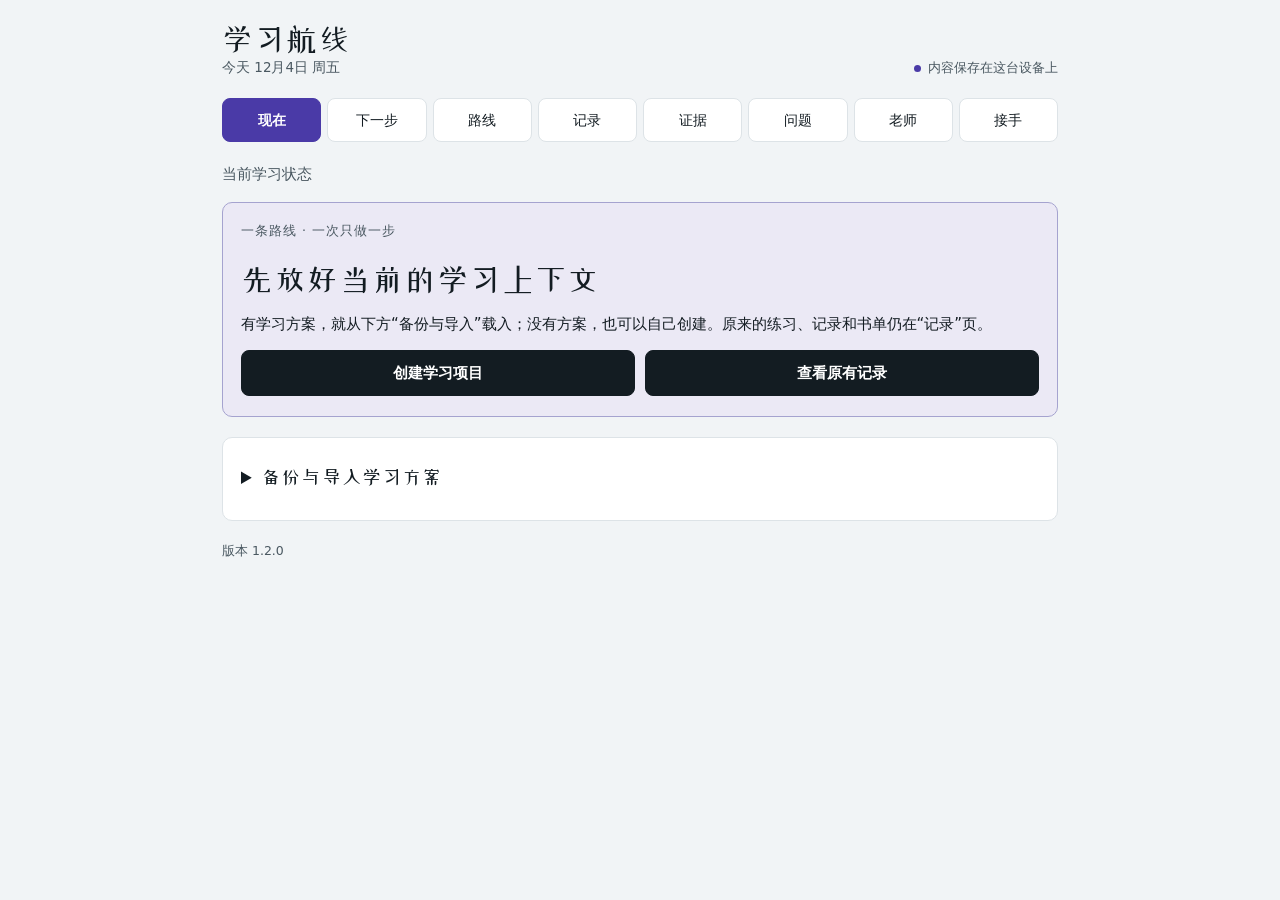
<file: study/index.html>
<!doctype html>
<html lang="zh-CN">
<head>
<meta charset="utf-8">
<meta name="viewport" content="width=device-width,initial-scale=1,viewport-fit=cover">
<title>学习航线</title>
<meta name="description" content="记录当前学习状态、下一步任务与掌握证据，生成交给 GPT 的接手文档。">
<meta name="theme-color" content="#F1F4F6" media="(prefers-color-scheme: light)">
<meta name="theme-color" content="#0F1417" media="(prefers-color-scheme: dark)">
<meta name="apple-mobile-web-app-capable" content="yes">
<meta name="mobile-web-app-capable" content="yes">
<meta name="apple-mobile-web-app-title" content="学习航线">
<meta name="apple-mobile-web-app-status-bar-style" content="default">
<meta name="format-detection" content="telephone=no">
<link rel="manifest" href="manifest.webmanifest">
<link rel="apple-touch-icon" href="icon-180.png">
<link rel="icon" type="image/png" sizes="192x192" href="icon-192.png">
<link rel="stylesheet" href="https://fonts.googleapis.com/css2?family=ZCOOL+XiaoWei&amp;family=Barlow+Semi+Condensed:wght@500;600&amp;display=swap" media="print" onload="this.media='all'">
<style>
html{-webkit-text-size-adjust:100%}
:root{color-scheme:light}
body{margin:0;padding:env(safe-area-inset-top,0px) env(safe-area-inset-right,0px) env(safe-area-inset-bottom,0px) env(safe-area-inset-left,0px);-webkit-tap-highlight-color:transparent}
img{max-width:100%}
[hidden]{display:none!important}
/* Layout: a ship's log for study. The week's one concept and one skill sit top-left as two short routes of waypoints;
   the guide that says what to do now sits under them; time, the concept library, the log and the shelf run down the right (stacked on phones). */
:root{
  --bg:#F1F4F6; --surface:#FFFFFF; --ink:#131C22; --ink-2:#4A5861; --muted:#76838C;
  --line:#DDE3E7; --line-2:#C2CCD3; --danger:#B4302F;
  --study:#4a3aa7;
  --font-display:"ZCOOL XiaoWei","Songti SC","STSong","Noto Serif SC",serif;
  --font-body:-apple-system,BlinkMacSystemFont,"PingFang SC","Hiragino Sans GB","Microsoft YaHei","Noto Sans SC",system-ui,sans-serif;
  --font-data:"Barlow Semi Condensed","DIN Alternate","Bahnschrift","Roboto Condensed",-apple-system,"PingFang SC","Microsoft YaHei",system-ui,sans-serif;
}
@media (prefers-color-scheme: dark){
  :root:not([data-theme="light"]){
    --bg:#0F1417; --surface:#171E22; --ink:#E8EEF1; --ink-2:#A9B6BE; --muted:#85939B;
    --line:#263038; --line-2:#3A474F; --danger:#F08A8A;
    --study:#9085e9;
    color-scheme:dark;
  }
}
:root[data-theme="dark"]{
  --bg:#0F1417; --surface:#171E22; --ink:#E8EEF1; --ink-2:#A9B6BE; --muted:#85939B;
  --line:#263038; --line-2:#3A474F; --danger:#F08A8A;
  --study:#9085e9;
  color-scheme:dark;
}

*,*::before,*::after{box-sizing:border-box}
body{background:var(--bg);color:var(--ink);font-family:var(--font-body);font-size:15px;line-height:1.6;-webkit-font-smoothing:antialiased}
h1,h2,h3,p,ol,ul,figure{margin:0}
ol,ul{padding:0;list-style:none}
button,input{font:inherit;color:inherit}
button{cursor:pointer}
:focus-visible{outline:2px solid var(--ink);outline-offset:2px}
.sr{position:absolute;width:1px;height:1px;overflow:hidden;clip-path:inset(50%);white-space:nowrap}

.app{--goal:var(--study);max-width:1120px;margin-inline:auto;padding-inline:clamp(16px,4vw,32px);padding-block:22px 56px;display:grid;gap:20px}

/* header */
.top{display:flex;flex-wrap:wrap;align-items:flex-end;justify-content:space-between;gap:6px 20px}
.top h1{font-family:var(--font-display);font-weight:400;font-size:30px;line-height:1.15;letter-spacing:.04em}
.today{color:var(--ink-2);font-size:13.5px}
.status{font-size:12.5px;color:var(--ink-2);display:flex;align-items:center;gap:7px}
.status::before{content:"";width:7px;height:7px;border-radius:50%;background:var(--muted);flex:none}
.status[data-mode="local"]::before{background:var(--goal)}

.cols{display:grid;gap:20px;grid-template-columns:minmax(0,1fr)}
.col{display:grid;grid-template-columns:minmax(0,1fr);gap:20px;min-width:0;align-content:start}
@media (min-width:940px){.cols{grid-template-columns:minmax(0,410px) minmax(0,1fr);align-items:start}}

/* shared panel */
.panel{background:var(--surface);border:1px solid var(--line);border-radius:10px;padding:18px 18px 20px}
.panel-head{display:flex;flex-wrap:wrap;align-items:center;justify-content:space-between;gap:10px;margin-bottom:14px}
.h2{font-family:var(--font-display);font-weight:400;font-size:19px;letter-spacing:.06em;line-height:1.3}
.eyebrow{font-size:12.5px;color:var(--ink-2);letter-spacing:.08em}

/* hero: the one goal */
.hero{--hero-bg:color-mix(in srgb,var(--goal) 11%,var(--surface));background:var(--hero-bg);border:1px solid color-mix(in srgb,var(--goal) 38%,var(--line));border-radius:10px;padding:18px 18px 20px}
.hero-top{display:flex;align-items:baseline;justify-content:space-between;gap:12px}
.goal-title{font-family:var(--font-display);font-weight:400;font-size:31px;line-height:1.2;letter-spacing:.02em;margin-top:6px;text-wrap:balance}
.goal-title .n{font-family:var(--font-data);font-weight:600;font-size:1.08em;letter-spacing:0}
.goal-sub{color:var(--ink-2);font-size:13.5px}
.goal-row{display:flex;flex-wrap:wrap;align-items:flex-end;gap:6px 18px;margin-top:16px}
.count{display:flex;align-items:baseline;gap:8px;font-family:var(--font-data);font-variant-numeric:tabular-nums}
.count .num{font-size:66px;font-weight:600;line-height:.86}
.count .of{font-size:19px;font-weight:500;color:var(--ink-2)}
.verdict{flex:1 1 150px;min-width:0;font-size:14px;color:var(--ink);padding-bottom:2px}
.loading{color:var(--ink-2);margin-top:10px}

.route{position:relative;display:grid;grid-template-columns:repeat(7,minmax(0,1fr));margin-top:20px}
.route::before{content:"";position:absolute;left:calc(100% / 14);right:calc(100% / 14);top:34px;height:2px;background:var(--line-2)}
.wp{position:relative;display:grid;justify-items:center;gap:6px;min-width:0}
.wp .wd{height:18px;line-height:18px;font-size:12px;color:var(--ink-2)}
.wp .dot{width:22px;height:22px;border-radius:50%;border:2px solid var(--line-2);background:var(--hero-bg)}
.wp .val{height:16px;line-height:16px;font:500 12px var(--font-data);font-variant-numeric:tabular-nums;color:var(--ink-2)}
.wp.is-met .dot{background:var(--goal);border-color:var(--goal)}
.wp.is-miss .dot{border-color:var(--goal)}
.wp.is-none .dot{transform:scale(.38);background:var(--line-2)}
.wp.is-future .dot{border-style:dashed}
.wp.is-today .wd{color:var(--ink);font-weight:600}
.legend{display:flex;flex-wrap:wrap;gap:4px 14px;margin-top:12px;font-size:12px;color:var(--ink-2)}
.legend span{display:inline-flex;align-items:center;gap:5px}
.legend i{width:10px;height:10px;border-radius:50%;border:2px solid var(--goal);flex:none}
.legend i.met{background:var(--goal)}
.legend i.none{transform:scale(.5);background:var(--line-2);border-color:var(--line-2)}

.track{position:relative;height:8px;border-radius:4px;background:color-mix(in srgb,var(--goal) 22%,var(--surface));margin-top:20px}
.track-fill{position:absolute;inset:0 auto 0 0;border-radius:4px;background:var(--goal)}
.track-mark{position:absolute;top:50%;width:16px;height:16px;border-radius:50%;background:var(--goal);border:3px solid var(--hero-bg);transform:translate(-50%,-50%)}
.track-ends{display:flex;justify-content:space-between;margin-top:8px;font:500 12.5px var(--font-data);color:var(--ink-2);font-variant-numeric:tabular-nums}

.step{margin-top:16px;padding-top:12px;border-top:1px solid color-mix(in srgb,var(--goal) 30%,var(--line));font-size:14px}
.step b{display:block;font-weight:400;font-size:12.5px;color:var(--ink-2);letter-spacing:.08em}

/* controls */
.link{background:none;border:0;padding:4px 0;font-size:13px;color:var(--ink-2);text-decoration:underline;text-underline-offset:3px;flex:none}
.link:hover{color:var(--ink)}
.link.danger{color:var(--danger)}
.btn{height:46px;padding-inline:20px;border-radius:8px;border:1px solid var(--ink);background:var(--ink);color:var(--surface);font-weight:600;font-size:15px}
.btn:disabled{opacity:.55;cursor:default}
.btn.ghost{background:transparent;color:var(--ink);border-color:var(--line-2);font-weight:400}
.field{display:grid;gap:5px;min-width:0}
.field > label,.field > .lab{font-size:12.5px;color:var(--ink-2)}
.inp{width:100%;min-width:0;height:44px;padding:0 11px;border:1px solid var(--line-2);border-radius:8px;background:var(--surface);font-size:16px;font-family:var(--font-data);font-weight:500;font-variant-numeric:tabular-nums}
.inp.text{font-family:var(--font-body);font-weight:400;font-size:16px}
.inp::placeholder{color:var(--muted);font-weight:400}
.unit{display:flex;align-items:center;gap:8px}
.unit span{flex:none;font-size:13.5px;color:var(--ink-2)}
.seg{display:inline-flex;border:1px solid var(--line-2);border-radius:8px;overflow:hidden;background:var(--surface)}
.seg button{border:0;background:transparent;padding:7px 14px;font-size:13.5px;line-height:1.3}
.seg button + button{border-left:1px solid var(--line-2)}
.seg button[aria-pressed="true"]{background:var(--ink);color:var(--surface)}
.chips{display:flex;flex-wrap:wrap;gap:7px}
.chip{position:relative}
.chip input{position:absolute;opacity:0;inset:0;margin:0;cursor:pointer}
.chip span{display:block;padding:6px 13px;border:1px solid var(--line-2);border-radius:999px;font-size:13.5px;line-height:1.3;background:var(--surface)}
.chip input:checked + span{background:var(--ink);border-color:var(--ink);color:var(--surface)}
.chip input:focus-visible + span{outline:2px solid var(--ink);outline-offset:2px}
.hint{font-size:12.5px;color:var(--ink-2)}
.msg{font-size:13px;color:var(--danger);min-height:0}

/* goal editor */
.ged{display:grid;gap:14px}
.ged h3{font-family:var(--font-display);font-weight:400;font-size:25px;line-height:1.25;letter-spacing:.03em}
.ged .seg{width:100%}
.ged .seg button{flex:1 1 0}
.pair{display:grid;grid-template-columns:repeat(2,minmax(0,1fr));gap:12px}
.ged .inp{background:color-mix(in srgb,var(--surface) 82%,transparent)}
.actions{display:flex;flex-wrap:wrap;gap:10px}
.actions .btn{flex:1 1 140px}

/* entry form */
.entry{display:grid;gap:16px}
.date-row{display:grid;grid-template-columns:minmax(0,1fr) auto auto;gap:8px;align-items:end}
.date-row .mini{height:44px;padding-inline:13px;border:1px solid var(--line-2);border-radius:8px;background:var(--surface);font-size:13.5px}
.groups{display:grid;gap:0}
.grp{display:grid;gap:10px;padding-block:14px;border-top:1px solid var(--line);order:1}
.grp.is-goal{order:0}
.grp-head{display:flex;align-items:center;gap:8px;font-size:14px;font-weight:600}
.grp-head i{width:10px;height:10px;border-radius:3px;flex:none}
.grp[data-k="sleep"] .grp-head i{background:var(--sleep)}
.grp[data-k="move"] .grp-head i{background:var(--move)}
.grp[data-k="weight"] .grp-head i{background:var(--weight)}
.tag{font-size:11.5px;font-weight:400;color:var(--ink-2);border:1px solid var(--line-2);border-radius:4px;padding:0 6px;line-height:18px}
.derived{font-size:13px;color:var(--ink-2)}
.derived:empty{display:none}
.derived strong{font:600 15px var(--font-data);color:var(--ink);font-variant-numeric:tabular-nums}
.save-row{display:grid;gap:8px;padding-top:4px}

/* trends */
.demo-note{font-size:13px;color:var(--ink);border:1px dashed var(--line-2);border-radius:8px;padding:8px 12px;margin-bottom:6px}
.charts{display:flex;flex-direction:column}
.chart{padding-block:16px;border-top:1px solid var(--line);order:1;min-width:0}
.chart.is-goal{order:0}
.chart-head{display:flex;flex-wrap:wrap;align-items:baseline;justify-content:space-between;gap:2px 12px;margin-bottom:8px}
.chart-head h3{display:flex;align-items:center;gap:8px;font-size:14.5px;font-weight:600}
.chart-head h3 i{width:10px;height:10px;border-radius:3px;flex:none}
.chart[data-k="sleep"] h3 i{background:var(--sleep)}
.chart[data-k="move"] h3 i{background:var(--move)}
.chart[data-k="weight"] h3 i{background:var(--weight)}
.chart-head h3 small{font-weight:400;font-size:12.5px;color:var(--ink-2)}
.stat{font:500 13.5px var(--font-data);color:var(--ink-2);font-variant-numeric:tabular-nums}
.plot{position:relative;min-width:0}
.plot svg{display:block;touch-action:pan-y}
.tip{position:absolute;z-index:2;pointer-events:none;transform:translate(-50%,-100%);background:var(--ink);color:var(--surface);border-radius:6px;padding:6px 10px;font-size:12.5px;line-height:1.5;white-space:nowrap;font-variant-numeric:tabular-nums}
.tip b{font-weight:600}
.grid{stroke:var(--line);stroke-width:1;fill:none}
.base{stroke:var(--line-2);stroke-width:1;fill:none}
.tick{fill:var(--muted);font:500 11px var(--font-data);font-variant-numeric:tabular-nums}
.band{fill:var(--ink);opacity:.07;display:none}
.target{stroke:var(--ink-2);stroke-width:1;stroke-dasharray:4 3;fill:none}
.tlabel{fill:var(--ink-2);font:500 11px var(--font-data);paint-order:stroke;stroke:var(--surface);stroke-width:4px;stroke-linejoin:round}
.vlabel{fill:var(--ink);font:600 13px var(--font-data);paint-order:stroke;stroke:var(--surface);stroke-width:4px;stroke-linejoin:round}
.m-sleep{fill:var(--sleep)}
.m-move{fill:var(--move)}
.m-wline{stroke:var(--weight);stroke-width:2;fill:none;stroke-linejoin:round;stroke-linecap:round}
.m-wdot{fill:var(--weight);stroke:var(--surface);stroke-width:2}
.none-text{fill:var(--muted);font:400 13px var(--font-body)}

/* records */
.records{display:grid;grid-template-columns:minmax(0,1fr);gap:10px;min-width:0}
.tablewrap{position:relative;overflow-x:auto;border-top:1px solid var(--line-2)}
table{border-collapse:collapse;width:100%;min-width:500px;font-size:13.5px;font-variant-numeric:tabular-nums}
th,td{text-align:left;padding:9px 10px 9px 0;border-bottom:1px solid var(--line);white-space:nowrap}
th{font-weight:400;font-size:12.5px;color:var(--ink-2)}
td.num{font-family:var(--font-data);font-weight:500;font-size:14.5px}
td.acts{text-align:right;padding-right:0}
td.acts .link{margin-left:12px}
.empty{padding:14px 0;color:var(--ink-2);font-size:13.5px;border-bottom:1px solid var(--line)}
.foot{font-size:12.5px;color:var(--ink-2)}
.backup{display:grid;gap:12px}
.backup .btn{height:44px;font-size:14.5px}
.confirm{display:grid;gap:10px;border:1px dashed var(--line-2);border-radius:8px;padding:12px;font-size:14px}

.toast{position:fixed;left:50%;bottom:calc(18px + env(safe-area-inset-bottom,0px));transform:translateX(-50%);z-index:5;max-width:calc(100% - 32px);background:var(--ink);color:var(--surface);padding:10px 16px;border-radius:8px;font-size:14px}
@media (max-width:420px){
  .goal-title{font-size:27px}
  .count .num{font-size:58px}
  .panel,.hero{padding-inline:15px}
}
@media (prefers-reduced-motion:no-preference){
  .wp .dot,.track-fill,.track-mark{transition:background-color .2s,border-color .2s,width .3s,left .3s}
}

/* ---- study ---- */
.m-study{fill:var(--study)}
.chart.solo{border-top:0;padding-block:0 4px}
.chart.solo h3 i{background:var(--study)}
.route.n4{grid-template-columns:repeat(4,minmax(0,1fr))}
.route.n4::before{left:12.5%;right:12.5%}
.route.n3{grid-template-columns:repeat(3,minmax(0,1fr))}
.route.n3::before{left:16.667%;right:16.667%}
.track-block{margin-top:18px;padding-top:14px;border-top:1px solid color-mix(in srgb,var(--goal) 30%,var(--line))}
.track-block .route{margin-top:10px}
.tb-head{display:flex;align-items:baseline;gap:10px;font-size:14.5px;min-width:0}
.tb-head span{flex:none;font-size:12.5px;color:var(--ink-2);letter-spacing:.08em}
.tb-head b{font-weight:600;min-width:0;overflow-wrap:anywhere}
.hero-actions{margin-top:18px}
#guideView{display:grid;gap:10px}
#guideView > p{font-size:14.5px}
.guide-title{font-family:var(--font-display);font-weight:400;font-size:23px;line-height:1.3;letter-spacing:.03em;text-wrap:balance}
.guide .actions{margin-top:6px}
.wiz{display:grid;gap:14px}
.wiz-head{display:flex;flex-wrap:wrap;justify-content:space-between;gap:4px 12px;align-items:baseline}
.clock{font:500 13px var(--font-data);color:var(--ink-2);font-variant-numeric:tabular-nums}
.dots{display:flex;gap:6px}
.dots li{flex:1 1 0;height:4px;border-radius:2px;background:var(--line-2)}
.dots li.past{background:color-mix(in srgb,var(--goal) 45%,var(--surface))}
.dots li.now{background:var(--goal)}
.wiz-title{font-family:var(--font-display);font-weight:400;font-size:25px;line-height:1.25;letter-spacing:.03em}
.ask{font-size:15.5px;line-height:1.6}
.ask.small{font-size:14px}
.inp.ta{height:auto;min-height:44px;padding:10px 11px;line-height:1.55;font-family:var(--font-body);font-weight:400;font-size:16px;resize:vertical}
.opt{color:var(--muted)}
.why{font-size:13px;color:var(--ink-2);background:color-mix(in srgb,var(--goal) 8%,var(--surface));border-radius:8px;padding:9px 12px}
.why b{color:var(--ink);font-weight:600;margin-right:8px}
.stepclock{font-size:14px;color:var(--ink-2)}
.stepclock span{font:600 34px var(--font-data);color:var(--ink);font-variant-numeric:tabular-nums;margin-left:6px}
.reveal{border:1px dashed var(--line-2);border-radius:8px;padding:11px 12px;display:grid;gap:6px;font-size:14.5px}
.said{margin:0;display:grid;gap:2px}
.said dt{font-size:12.5px;color:var(--ink-2);margin-top:6px}
.said dt:first-child{margin-top:0}
.said dd{margin:0;font-size:14.5px;overflow-wrap:anywhere}
.grade{display:grid;grid-template-columns:repeat(3,minmax(0,1fr));gap:8px}
.grade button{height:46px;border:1px solid var(--line-2);border-radius:8px;background:var(--surface);font-size:14.5px}
.grade button[aria-pressed="true"]{background:var(--ink);border-color:var(--ink);color:var(--surface)}
.aid{display:grid;gap:8px;border-top:1px solid var(--line);padding-top:12px}
.aid .btn{height:42px;font-size:14px}
.cklist{display:grid;gap:8px}
.cklist li{display:flex;align-items:center;gap:10px;font-size:14.5px}
.cklist i{width:14px;height:14px;border-radius:50%;border:2px solid var(--goal);flex:none}
.cklist li.on i{background:var(--goal)}
.cklist span{margin-left:auto;font-size:12.5px;color:var(--ink-2)}
.next{font-size:14.5px}
.next b{display:block;font-weight:400;font-size:12.5px;color:var(--ink-2);letter-spacing:.08em}
.method summary{cursor:pointer;list-style:none;display:flex;justify-content:space-between;align-items:center;gap:12px}
.method summary::-webkit-details-marker{display:none}
.method summary::after{content:"展开";font:400 13px var(--font-body);color:var(--ink-2);letter-spacing:0}
.method[open] summary::after{content:"收起"}
.method-body{display:grid;gap:12px;margin-top:14px;font-size:14.5px}
.mlist{display:grid;gap:10px;counter-reset:m}
.mlist li{counter-increment:m;display:grid;grid-template-columns:22px minmax(0,1fr);column-gap:8px}
.mlist li::before{content:counter(m);font:600 15px var(--font-data);color:var(--ink-2);grid-row:1 / span 3}
.mlist b{font-weight:600}
.mlist span{color:var(--ink-2);font-size:13px}
.lib{border-top:1px solid var(--line-2)}
.card{border-bottom:1px solid var(--line);padding:10px 0}
.card summary{cursor:pointer;display:flex;flex-wrap:wrap;justify-content:space-between;gap:2px 12px;align-items:baseline;list-style:none}
.card summary::-webkit-details-marker{display:none}
.card summary b{font-weight:600;font-size:15px;overflow-wrap:anywhere}
.card summary span{font-size:12.5px;color:var(--ink-2)}
.card[open] summary{margin-bottom:8px}
.card .said + .said{margin-top:8px}
td.wrap{white-space:normal;min-width:150px}
#logBody table{min-width:0}
.shelf{display:grid;gap:18px}
.shelf-block{display:grid;gap:8px}
.shelf-block h3{font-size:14.5px;font-weight:600}
.items{border-top:1px solid var(--line)}
.items li{display:flex;align-items:center;gap:10px;padding:8px 0;border-bottom:1px solid var(--line);font-size:14.5px}
.items li.none{color:var(--ink-2);font-size:13.5px}
.items .txt{flex:1 1 0;min-width:0;overflow-wrap:anywhere}
.items .txt.off{color:var(--muted);text-decoration:line-through}
.items .acts{flex:none;display:flex;gap:10px}
.pill{flex:none;border:1px solid var(--line-2);border-radius:999px;background:var(--surface);font-size:12.5px;padding:3px 10px;line-height:1.4}
.addrow{display:grid;grid-template-columns:minmax(0,1fr) auto;gap:8px}
.addrow .btn{height:44px;padding-inline:16px;font-size:14px}
/* One active learning project, eight small views. */
button,textarea,select{font:inherit;color:inherit}
.app{max-width:900px}
.ws-nav{display:grid;grid-template-columns:repeat(4,minmax(0,1fr));gap:6px;background:var(--bg)}
.ws-nav button{min-height:44px;padding:9px 4px;border:1px solid var(--line);border-radius:8px;background:var(--surface);font-size:14px}
.ws-nav button[aria-current="page"]{background:var(--study);color:var(--surface);border-color:var(--study);font-weight:600}
#ws-view{display:grid;gap:16px;min-width:0}
.ws-view-title{font-size:15px;color:var(--ink-2);font-weight:500}
.ws-block{display:grid;gap:14px;min-width:0}
.ws-task-title{font-family:var(--font-display);font-size:23px;line-height:1.45;font-weight:400;overflow-wrap:anywhere}
.ws-form{display:grid;gap:14px;min-width:0}
.ws-form .field{display:grid;gap:5px;min-width:0}
.ws-form select{font-size:16px;min-height:44px;width:100%;max-width:100%;background:var(--surface);border:1px solid var(--line-2);border-radius:6px;padding:8px}
.ws-facts{display:grid;grid-template-columns:80px minmax(0,1fr);gap:10px;margin:0}
.ws-facts dt{color:var(--ink-2)}
.ws-facts dd{margin:0;overflow-wrap:anywhere}
.ws-list{display:grid;gap:8px;padding-left:18px;list-style:disc}
.ws-pre{white-space:pre-wrap;overflow-wrap:anywhere}
.ws-cards,.ws-route{display:grid;gap:14px}
.ws-cards>li,.ws-route>li{display:grid;gap:9px;border-top:1px solid var(--line);padding-top:14px;min-width:0;overflow-wrap:anywhere}
.ws-mini{display:flex;flex-wrap:wrap;gap:12px}
.ws-mini button{min-height:40px}
.ws-details>summary,details>summary{cursor:pointer;min-height:44px;padding-block:9px}
.ws-details[open]>summary{margin-bottom:10px}
#legacy-board>.cols{margin-top:16px}
#legacy-board{padding:12px}
#backup-panel>.backup{border:0;padding:12px 0 0}
#ws-handover-text{width:100%;max-width:100%;min-height:300px;white-space:pre-wrap}
@media(min-width:700px){.ws-nav{grid-template-columns:repeat(8,minmax(0,1fr))}}
</style>
</head>
<body>
<div class="app" id="app">
  <header class="top">
    <div>
      <h1>学习航线</h1>
      <p class="today" id="todayLine"></p>
    </div>
    <p class="status" id="status" data-mode="loading">正在读取…</p>
  </header>

  <nav class="ws-nav" id="ws-nav" aria-label="学习页面">
    <button type="button" data-ws-go="now" aria-current="page">现在</button>
    <button type="button" data-ws-go="next">下一步</button>
    <button type="button" data-ws-go="route">路线</button>
    <button type="button" data-ws-go="records">记录</button>
    <button type="button" data-ws-go="evidence">证据</button>
    <button type="button" data-ws-go="questions">问题</button>
    <button type="button" data-ws-go="teacher">老师</button>
    <button type="button" data-ws-go="handover">接手</button>
  </nav>
  <main id="ws-view" aria-label="当前学习页面"></main>
  <details class="panel" id="legacy-board" hidden>
  <summary class="h2">原有练习、用时和书单</summary>
  <div class="cols">
    <div class="col">
      <section class="hero" aria-labelledby="heroH">
        <h2 id="heroH" class="sr">本周主目标</h2>
        <div id="heroView">
          <p class="eyebrow">本周主目标</p>
          <p class="loading">正在读取你的记录…</p>
        </div>

        <form class="ged" id="unitForm" hidden novalidate>
          <div>
            <h3 id="uTitle">先定这周学什么</h3>
            <p class="hint">一周只定一个概念和一个技能。概念选一个你现在讲不清的词；技能选一个 15 分钟内能做一遍的动作。</p>
          </div>
          <div class="field">
            <label for="u-concept">这周要弄懂的一个概念</label>
            <input class="inp text" type="text" id="u-concept" maxlength="60" placeholder="例如：机会成本">
          </div>
          <div class="field">
            <label for="u-skill">这周要练的一个小技能</label>
            <input class="inp text" type="text" id="u-skill" maxlength="60" placeholder="例如：把一个模糊的问题改写成能回答的问题">
          </div>
          <p class="msg" id="u-msg" role="alert"></p>
          <div class="actions">
            <button class="btn" type="submit" id="u-save">定下来</button>
            <button class="btn ghost" type="button" id="u-cancel" hidden>取消</button>
          </div>
          <p id="u-newWrap" hidden><button class="link" type="button" id="u-new">结束这一轮，换一组新的</button></p>
        </form>
      </section>

      <section class="panel guide" aria-labelledby="guideH">
        <h2 class="sr" id="guideH">现在做什么</h2>
        <div id="guideView"><p class="loading">正在读取…</p></div>
      </section>

      <details class="panel method" id="method">
        <summary class="h2">这套方法是什么</summary>
        <div class="method-body">
          <p>app 不讲内容，它带你走流程。内容来自你的书、课程或和 AI 的对话。</p>
          <ol class="mlist">
            <li><b>先回想</b>不看资料，先写下自己记得什么或猜它是什么。<span>从脑子里往外拿，比再看一遍记得牢。</span></li>
            <li><b>带着问题学</b>定一个问题，限时学 10 到 12 分钟。<span>注意力有落点，时间留给后面。</span></li>
            <li><b>自己讲一遍</b>合上资料，用自己的话写：是什么、为什么需要、一个例子。<span>讲不出来的地方就是没懂的地方。</span></li>
            <li><b>找缺口</b>写下它不是什么，把说不清的地方写成一个问题。<span>边界清楚了，才知道概念管到哪里。</span></li>
            <li><b>隔天再讲</b>过一天以后不看笔记再讲一次，之后按 1、3、7、14、30 天复习。<span>当时会不等于过几天还会。</span></li>
          </ol>
          <p>概念练习有四关：说清、举例、划界、隔天复述。技能满 3 次表示完成练习流程；真正掌握要看独立应用的具体证据。</p>
          <p class="hint">依据：回想练习和间隔复习是学习研究里证据最强的两种方法；自己讲一遍来自费曼方法；技能部分来自刻意练习。</p>
        </div>
      </details>
    </div>

    <div class="col">
      <section class="panel" aria-labelledby="trendH">
        <div class="panel-head">
          <h2 class="h2" id="trendH">学习时间</h2>
          <div class="seg" role="group" aria-label="时间范围">
            <button type="button" id="r-14" data-range="14" aria-pressed="true">14 天</button>
            <button type="button" id="r-30" data-range="30" aria-pressed="false">30 天</button>
          </div>
        </div>
        <article class="chart solo">
          <div class="chart-head"><h3><i></i>每天学了多久 <small>分钟</small></h3><p class="stat" id="s-min"></p></div>
          <div class="plot" id="c-min"><div class="svgwrap"></div><div class="tip" hidden></div></div>
        </article>
      </section>

      <section class="records" aria-labelledby="libH">
        <h2 class="h2" id="libH">我讲得出的概念</h2>
        <div id="libBody"></div>
      </section>

      <section class="records" aria-labelledby="logH">
        <h2 class="h2" id="logH">学习记录</h2>
        <div id="logBody"></div>
        <p><button class="link" type="button" id="moreLog" hidden>显示更早的记录</button></p>
      </section>

      <section class="panel shelf" aria-labelledby="shelfH">
        <h2 class="h2" id="shelfH">书单与长期目标</h2>
        <div class="shelf-block">
          <h3>书</h3>
          <ul class="items" id="bookList"></ul>
          <form class="addrow" id="bookForm" novalidate>
            <label class="sr" for="b-title">书名</label>
            <input class="inp text" type="text" id="b-title" maxlength="80" placeholder="书名">
            <button class="btn ghost" type="submit">添加</button>
          </form>
        </div>
        <div class="shelf-block">
          <h3>长期目标</h3>
          <ul class="items" id="goalList"></ul>
          <form class="addrow" id="goalForm" novalidate>
            <label class="sr" for="g-text">长期目标</label>
            <input class="inp text" type="text" id="g-text" maxlength="120" placeholder="一句话写清想达到什么">
            <button class="btn ghost" type="submit">添加</button>
          </form>
          <p class="msg" id="g-msg" role="alert"></p>
          <p class="hint">没完成的长期目标最多放 3 个，放多了每个都推不动。</p>
        </div>
      </section>


    </div>
  </div>
  </details>
  <details class="panel" id="backup-panel">
    <summary class="h2">备份与导入学习方案</summary>
      <section class="panel backup" aria-labelledby="bkH">
        <h2 class="h2" id="bkH">备份</h2>
        <p id="bk-state">还没有内容，暂时不用备份。</p>
        <div class="actions">
          <button class="btn ghost" type="button" id="bk-export">导出备份</button>
          <button class="btn ghost" type="button" id="bk-import">导入备份</button>
          <button class="btn ghost" type="button" id="bk-previous">导出导入前副本</button>
          <input class="sr" type="file" id="bk-file" accept="application/json,.json,text/plain" tabindex="-1" aria-hidden="true">
        </div>
        <div class="confirm" id="bk-confirm" hidden>
          <p id="bk-confirm-text"></p>
          <div class="actions">
            <button class="btn" type="button" id="bk-yes">确认导入</button>
            <button class="btn ghost" type="button" id="bk-no">取消</button>
          </div>
        </div>
        <p class="hint">内容只存在这台设备上。换手机或删除这个 app 之前先导出一份，存到“文件”里或发给自己。</p>
      </section>
  </details>
  <p class="foot">版本 <span id="ver"></span></p>

  <div class="toast" id="toast" role="status" aria-live="polite" hidden></div>
</div>

<script>
(function(){
'use strict';

/* ---------- helpers ---------- */
var $ = function(s, r){ return (r || document).querySelector(s); };
var $$ = function(s, r){ return Array.prototype.slice.call((r || document).querySelectorAll(s)); };
var pad = function(n){ return String(n).padStart(2, '0'); };
var WEEK = ['一','二','三','四','五','六','日'];
var esc = function(s){ return String(s == null ? '' : s).replace(/[&<>"']/g, function(c){ return {'&':'&amp;','<':'&lt;','>':'&gt;','"':'&quot;',"'":'&#39;'}[c]; }); };
var br = function(s){ return esc(s).replace(/\n/g, '<br>'); };

function ymd(d){ return d.getFullYear() + '-' + pad(d.getMonth() + 1) + '-' + pad(d.getDate()); }
function parseYmd(s){ var p = s.split('-').map(Number); return new Date(p[0], p[1] - 1, p[2], 12); }
function addDays(s, n){ var d = parseYmd(s); d.setDate(d.getDate() + n); return ymd(d); }
function today(){ return ymd(new Date()); }
function wdIndex(s){ return (parseYmd(s).getDay() + 6) % 7; }
function md(s){ var d = parseYmd(s); return (d.getMonth() + 1) + '/' + d.getDate(); }
function mdCn(s){ var d = parseYmd(s); return (d.getMonth() + 1) + '月' + d.getDate() + '日'; }
function dayCn(s){ return mdCn(s) + ' 周' + WEEK[wdIndex(s)]; }
function validDate(s){ return typeof s === 'string' && /^\d{4}-\d{2}-\d{2}$/.test(s) && ymd(parseYmd(s)) === s; }
function daysBetween(a, b){ return Math.round((parseYmd(b) - parseYmd(a)) / 86400000); }
function clampInt(v, lo, hi, dflt){ v = parseInt(v, 10); if (!isFinite(v)) return dflt; return Math.min(hi, Math.max(lo, v)); }
function S(v, max){ return typeof v === 'string' ? v.trim().slice(0, max || 600) : ''; }
function uid(){ return 'x' + Date.now().toString(36) + Math.floor(Math.random() * 1e6).toString(36); }
function mmss(ms){ var s = Math.max(0, Math.floor(ms / 1000)); return pad(Math.floor(s / 60)) + ':' + pad(s % 60); }

/* ---------- state ---------- */
var APP_VERSION = '1.2.0';
var LS_KEY = 'study-route.v1', BK_KEY = 'study-route.backupAt', DR_KEY = 'study-route.draft';
var IV = [1, 3, 7, 14, 30, 60];          /* review intervals in days, by box */
var REPS = 3;                             /* practice rounds that complete a skill */
var KIND = { concept: '学概念', skill: '练技能', review: '复习' };
var BOOK = { want: '想读', reading: '在读', done: '读完' };
var FB = ['对照范例', '请人看', '让 AI 挑错', '录下来回看', '只凭自己感觉'];

var state = { units: [], log: [], books: [], goals: [], draft: null, workspace: null };
var readFailure = false, unreadableRaw = null;
var committed = JSON.stringify(state);
var ui = { ready: false, range: 14, form: null, wizOpen: false, review: null, confirmDel: null, confirmItem: null, showAllLog: false, confirmNew: false };
var draft = null;
var pendingImport = null;

function isObj(v){ return !!v && typeof v === 'object' && !Array.isArray(v); }
function validId(v){ return typeof v === 'string' && /^[A-Za-z0-9_-]{1,40}$/.test(v) && ['__proto__','constructor','prototype'].indexOf(v) < 0; }
function validRows(rows, clean){
  if (!Array.isArray(rows)) return false;
  var seen = Object.create(null);
  return rows.every(function(v){
    if (!isObj(v) || !validId(v.id) || seen[v.id] || !clean(v)) return false;
    seen[v.id] = true; return true;
  });
}
function beforeImport(){
  if (readFailure){ toast('本机数据读取失败，先导出原始数据并联系维护；当前数据未覆盖。'); return false; }
  try {
    window.localStorage.setItem(LS_KEY + '.beforeImport', JSON.stringify(backupData()));
    return true;
  } catch (e){ toast('无法保存导入前的副本，暂未导入。请先导出备份并检查存储空间。'); return false; }
}
function exportBeforeImport(){
  var raw = null;
  try { raw = window.localStorage.getItem(LS_KEY + '.beforeImport'); } catch (e) {}
  if (!raw){ toast('还没有导入前的副本。'); return; }
  exportBackup(raw);
}

function cleanDraft(d, units){
  if (!isObj(d) || !validId(d.unitId) || !units.some(function(u){ return u.id === d.unitId; }) || ['concept','skill'].indexOf(d.kind) < 0 || !isObj(d.f)) return null;
  var maxStep = d.kind === 'concept' ? 4 : 3;
  if (!Number.isInteger(d.step) || d.step < 0 || d.step > maxStep) return null;
  var f = {};
  ['recall','q','source','what','why','example','notThis','gap','goal','did','miss','fb','next','min'].forEach(function(k){
    if (typeof d.f[k] === 'string') f[k] = d.f[k];
    else if (k === 'min' && typeof d.f[k] === 'number') f[k] = String(d.f[k]);
  });
  return { unitId: d.unitId, kind: d.kind, step: d.step, f: f, elapsed: clampInt(d.elapsed, 0, 86400000, 0), stepMs: clampInt(d.stepMs, 0, 86400000, 0), beat: Date.now(), first: !!d.first, revealed: !!d.revealed, grade: ['ok','fuzzy','no'].indexOf(d.grade) >= 0 ? d.grade : null };
}
function backupData(){ return { app: 'study-route', format: 2, exportedAt: new Date().toISOString(), units: state.units, log: state.log, books: state.books, goals: state.goals, draft: draft, workspace: state.workspace }; }
function validBackup(o){
  if (!isObj(o) || o.app !== 'study-route' || [1,2].indexOf(o.format) < 0 || o.workspace != null && !validWorkspace(o.workspace)) return false;
  if (!validRows(o.units, cleanUnit) || !validRows(o.log, cleanLog) || !validRows(o.books, cleanBook) || !validRows(o.goals, cleanGoal)) return false;
  if (!o.units.every(function(u){ return isObj(u.concept) && isObj(u.skill) && (!u.skill.reps || Array.isArray(u.skill.reps) && u.skill.reps.length <= 50 && u.skill.reps.every(function(r){ return isObj(r) && validDate(r.date); })); })) return false;
  return o.draft == null || !!cleanDraft(o.draft, o.units);
}


function cleanConcept(c){
  c = c || {};
  return {
    name: S(c.name, 60), source: S(c.source, 200), guess: S(c.guess), what: S(c.what), why: S(c.why),
    example: S(c.example), notThis: S(c.notThis), gap: S(c.gap),
    said: Array.isArray(c.said) ? c.said.filter(function(x){ return x && validDate(x.date); }).map(function(x){ return { date: x.date, text: S(x.text) }; }).slice(-10) : [],
    firstSaid: validDate(c.firstSaid) ? c.firstSaid : null,
    sessions: clampInt(c.sessions, 0, 999, 0),
    box: clampInt(c.box, -1, IV.length - 1, -1),
    due: validDate(c.due) ? c.due : null,
    lastReview: validDate(c.lastReview) ? c.lastReview : null,
    recalledOn: validDate(c.recalledOn) ? c.recalledOn : null
  };
}
function cleanSkill(k){
  k = k || {};
  return {
    name: S(k.name, 60),
    reps: Array.isArray(k.reps) ? k.reps.filter(function(r){ return r && validDate(r.date); }).map(function(r){
      return { date: r.date, goal: S(r.goal), did: S(r.did), miss: S(r.miss), fb: S(r.fb, 20), next: S(r.next) };
    }).slice(0, 50) : []
  };
}
function cleanUnit(u){
  if (!u || !validDate(u.start)) return null;
  var c = cleanConcept(u.concept), k = cleanSkill(u.skill);
  if (!c.name || !k.name) return null;
  return { id: S(u.id, 40) || uid(), start: u.start, closed: !!u.closed, concept: c, skill: k };
}
function cleanLog(l){
  if (!l || !validDate(l.date) || !Object.prototype.hasOwnProperty.call(KIND, l.kind)) return null;
  return { id: S(l.id, 40) || uid(), date: l.date, kind: l.kind, title: S(l.title, 80), min: clampInt(l.min, 0, 600, 0) };
}
function cleanBook(b){ if (!b || !S(b.title, 80)) return null; return { id: S(b.id, 40) || uid(), title: S(b.title, 80), status: Object.prototype.hasOwnProperty.call(BOOK, b.status) ? b.status : 'want' }; }
function cleanGoal(g){ if (!g || !S(g.text, 120)) return null; return { id: S(g.id, 40) || uid(), text: S(g.text, 120), done: !!g.done }; }
function cleanState(o){
  o = o || {};
  var arr = function(a, f){ return Array.isArray(a) ? a.map(f).filter(Boolean) : []; };
  var units = arr(o.units, cleanUnit);
  return { units: units, log: arr(o.log, cleanLog), books: arr(o.books, cleanBook), goals: arr(o.goals, cleanGoal), draft: cleanDraft(o.draft, units), workspace: cleanWorkspace(o.workspace) };
}

/* ---------- storage: this device only ---------- */
function load(){
  try {
    var raw = window.localStorage.getItem(LS_KEY); unreadableRaw = raw;
    var o = raw ? JSON.parse(raw) : {};
    if (raw && (!isObj(o) || !Array.isArray(o.units) || !Array.isArray(o.log) || !Array.isArray(o.books) || !Array.isArray(o.goals))) throw new Error('invalid local data');
    if (o.workspace != null && !validWorkspace(o.workspace)) throw new Error('invalid workspace');
    state = cleanState(o);
    if (Object.prototype.hasOwnProperty.call(o, 'draft')) draft = state.draft;
    else {
      var legacy = window.localStorage.getItem(DR_KEY);
      draft = legacy ? cleanDraft(JSON.parse(legacy), state.units) : null;
    }
    state.draft = draft; committed = JSON.stringify(state);
  } catch (e) { readFailure = true; committed = JSON.stringify(state); }
}
function save(nextDraft){
  var chosen = arguments.length ? nextDraft : draft;
  try {
    if (readFailure) throw new Error('read failed');
    state.draft = chosen;
    var next = JSON.stringify(state);
    window.localStorage.setItem(LS_KEY, next);
    committed = next; draft = chosen;
    try { window.localStorage.removeItem(DR_KEY); } catch (e) {}
    return true;
  } catch (e){
    state = JSON.parse(committed);
    toast(readFailure ? '本机数据读取失败，已暂停写入。请先导出原始数据后联系维护。' : '没有保存成功，草稿还在。请检查存储空间后重试，不会重复计次。'); return false;
  }
}
function saveDraft(){ return save(); }

/* Learning workspace v1: one project, one next task, evidence instead of scores. */
var WS_PAGES = { now: '当前学习状态', next: '下一步任务', route: '学习路线', records: '学习记录', evidence: '掌握证据', questions: '问题停车场', teacher: 'AI 老师偏好', handover: '交给 GPT' };
var WS_ASSESS = { unknown: '尚未判断', partial: '部分掌握', independent: '能独立完成', transfer: '能在新场景独立完成' };
var WS_LEVEL = { guided: '有提示完成', independent: '独立完成', transfer: '新场景独立完成', unknown: '完成方式待核对' };
var WS_SOURCE = { self: '自己的记录或检查', ai: '记录的 AI 反馈', person: '记录的他人反馈' };
var WS_VERDICT = { unreviewed: '尚未核对', pass: '对照标准符合', needs_work: '仍需练习' };
var WS_WORK = ['question', 'intention', 'example', 'ifA', 'ifB', 'observation', 'guess', 'difficulty', 'nextIdea'];
var WS_NOTE = { answer:'我的原话或作答', achieved:'做到了什么', difficulty:'卡在哪里', nextIdea:'下次只做什么', source:'记录来源' };
var wsPage = 'now';
function ownChoice(map, value){ return typeof value === 'string' && Object.prototype.hasOwnProperty.call(map, value); }
function wsText(value, max){ return typeof value === 'string' && value.length <= max; }
function wsOptionalText(o, key, max){ return !Object.prototype.hasOwnProperty.call(o,key) || wsText(o[key],max); }
function wsTexts(rows, max, count){ return Array.isArray(rows) && rows.length <= count && rows.every(function(x){ return wsText(x, max) && !!x.trim(); }); }
function wsRows(rows, validate, max){ return Array.isArray(rows) && rows.length <= max && validRows(rows, validate); }
function validTask(t){
  return isObj(t) && validId(t.id) && wsText(t.title, 240) && !!t.title.trim() && wsText(t.want, 1000) && wsText(t.example, 1000)
    && wsText(t.criteria, 1500) && !!t.criteria.trim() && ['todo','doing','done'].indexOf(t.status) >= 0 && isObj(t.work)
    && WS_WORK.every(function(k){ return wsText(t.work[k], 2000); })
    && ['material','focus','notes'].every(function(k){ return wsOptionalText(t,k,k === 'notes' ? 1500 : 1000); })
    && (!Object.prototype.hasOwnProperty.call(t,'steps') || wsTexts(t.steps,500,20));
}
function validSession(s){
  if (!validDate(s.date) || !wsText(s.summary,2000) || !wsText(s.concept,120) || !wsText(s.skill,240) || !wsText(s.stage,120)) return false;
  if (s.kind === 'note') return s.task === null && wsText(s.title,240) && !!s.title.trim() && !!s.summary.trim()
    && Object.keys(WS_NOTE).every(function(k){ return wsText(s[k],k === 'source' ? 500 : 3000); }) && !!s.source.trim();
  return ['completed','paused'].indexOf(s.kind) >= 0 && validTask(s.task);
}
function validWorkspace(w){
  if (!isObj(w) || w.version !== 1 || !isObj(w.project) || !isObj(w.teacher)) return false;
  var p = w.project;
  if (!validId(p.id) || !wsText(p.title, 120) || !p.title.trim() || !wsText(p.goal, 1000) || !wsText(p.stage, 120)
    || !wsText(p.concept, 120) || !wsText(p.skill, 240) || !ownChoice(WS_ASSESS, p.assessment)
    || !wsText(p.assessmentNote, 1000) || !wsOptionalText(p,'evidenceGap',1500) || !wsTexts(p.weaknesses, 500, 20) || !validTask(w.task)) return false;
  if (!wsRows(w.route, function(m){ return wsText(m.title, 160) && !!m.title.trim() && wsText(m.criteria, 1500) && ['planned','current','done'].indexOf(m.status) >= 0; }, 200)
    || w.route.filter(function(m){ return m.status === 'current'; }).length > 1) return false;
  if (!wsRows(w.sessions,validSession,5000)) return false;
  var tasks = [w.task.id].concat(w.sessions.filter(function(s){ return !!s.task; }).map(function(s){ return s.task.id; }));
  if (!wsRows(w.evidence, function(e){ return validDate(e.date) && wsText(e.title, 240) && !!e.title.trim() && wsText(e.artifact, 20000)
    && !!e.artifact.trim() && wsText(e.feedback, 2000) && ownChoice(WS_LEVEL, e.level) && ownChoice(WS_SOURCE, e.source)
    && ownChoice(WS_VERDICT, e.verdict) && (e.source === 'self' && e.verdict === 'unreviewed' || !!e.feedback.trim())
    && (e.taskId === null || validId(e.taskId) && tasks.indexOf(e.taskId) >= 0); }, 5000)) return false;
  if (!wsRows(w.questions, function(q){ return wsText(q.text, 1000) && !!q.text.trim() && wsText(q.answer, 3000)
    && ['parked','resolved'].indexOf(q.status) >= 0 && (q.status !== 'resolved' || !!q.answer.trim()) && validDate(q.date); }, 1000)) return false;
  return ['style','pace','approach','avoid'].every(function(k){ return wsText(w.teacher[k], 2000); });
}
function cleanWorkspace(w){ return w == null ? null : validWorkspace(w) ? JSON.parse(JSON.stringify(w)) : null; }
function wsWork(){ var f = {}; WS_WORK.forEach(function(k){ f[k] = ''; }); return f; }
function wsDefaults(){ return {
  version: 1,
  project: { id: uid(), title: '我的学习项目', goal: '', stage: '起步', concept: '', skill: '', assessment: 'unknown', assessmentNote: '', evidenceGap: '', weaknesses: [] },
  route: [], task: { id: uid(), title: '写下一个想弄清的具体问题', want: '', example: '', criteria: '说清想知道什么，以及从哪个例子开始。', material:'', focus:'', steps:[], notes:'', status: 'todo', work: wsWork() },
  sessions: [], evidence: [], questions: [],
  teacher: { style: '用简单、具体的话解释，给日常例子。', pace: '每次只安排一个小任务；先问一个问题，等我回答。', approach: '先让我尝试，再根据我的答案提示；检查我能否独立应用。', avoid: '不直接替我完成；区分证据和猜测；不要把读过、练过或 AI 的解释当成已经掌握。' }
}; }
function wsCommit(change){
  var next = state.workspace ? JSON.parse(JSON.stringify(state.workspace)) : wsDefaults();
  change(next);
  if (!validWorkspace(next)){ toast('有些内容不完整或太长，暂未保存。'); return false; }
  state.workspace = next;
  if (!save()) return false;
  return true;
}
function wsInput(id, label, value, max, rows, placeholder){
  return '<div class="field"><label for="' + id + '">' + esc(label) + '</label><textarea class="inp ta" id="' + id + '" maxlength="' + max + '" rows="' + (rows || 2) + '" placeholder="' + esc(placeholder || '') + '">' + esc(value || '') + '</textarea></div>';
}
function wsSelect(id, label, map, value){
  return '<div class="field"><label for="' + id + '">' + esc(label) + '</label><select class="inp" id="' + id + '">' + Object.keys(map).map(function(k){ return '<option value="' + k + '"' + (k === value ? ' selected' : '') + '>' + esc(map[k]) + '</option>'; }).join('') + '</select></div>';
}
function wsButtons(page, label){ return '<button class="btn" type="button" data-ws-go="' + page + '">' + esc(label) + '</button>'; }
function wsList(rows){ return rows.length ? '<ul class="ws-list">' + rows.map(function(s){ return '<li>' + esc(s) + '</li>'; }).join('') + '</ul>' : '<p class="hint">还没有记录。</p>'; }
function wsPanel(title, html){ return '<section class="panel ws-block"><h3 class="h2">' + esc(title) + '</h3>' + html + '</section>'; }
function wsFieldValue(id, max){ return S($('#' + id).value, max); }
function wsEmpty(){ return '<section class="hero ws-block"><p class="eyebrow">一条路线 · 一次只做一步</p><h3 class="goal-title">先放好当前的学习上下文</h3><p>有学习方案，就从下方“备份与导入”载入；没有方案，也可以自己创建。原来的练习、记录和书单仍在“记录”页。</p><div class="actions">' + wsButtons('route','创建学习项目') + wsButtons('records','查看原有记录') + '</div></section>'; }
function wsSessionOrder(w){ return w.sessions.slice().sort(function(a,b){ return a.date < b.date ? -1 : a.date > b.date ? 1 : 0; }); }
function wsNow(w){
  var p = w.project, task = w.task, done = w.sessions.filter(function(s){ return s.kind === 'completed'; }), records = wsSessionOrder(w);
  return '<section class="hero ws-block"><p class="eyebrow">' + esc(p.stage || '当前阶段') + '</p><h3 class="goal-title">' + esc(p.title) + '</h3><p>' + esc(p.goal || '目标还可以在路线页补充。') + '</p><dl class="ws-facts"><dt>正在学</dt><dd>' + esc(p.concept || '概念待填写') + '</dd><dt>正在练</dt><dd>' + esc(p.skill || '小技能待填写') + '</dd><dt>掌握自评</dt><dd>' + esc(WS_ASSESS[p.assessment]) + ' <span class="tag">待证据检验</span></dd></dl>' + (p.assessmentNote ? '<p class="hint">' + esc(p.assessmentNote) + '</p>' : '') + '</section>'
    + wsPanel(task.status === 'done' ? '这一步已完成' : '下一步只做这个', '<p class="ws-task-title">' + esc(task.title) + '</p><p class="hint">完成标准：' + esc(task.criteria) + '</p><div class="actions">' + wsButtons(task.status === 'done' ? 'handover' : 'next', task.status === 'done' ? '交给 GPT，确定下一步' : '开始这一步') + '</div>')
    + wsPanel('已经做到什么', '<p>已保存 ' + records.length + ' 条学习记录（其中 ' + done.length + ' 次 App 任务完成）、' + w.evidence.length + ' 份证据。</p>' + (records.length ? '<p class="ws-pre">最近一次：' + esc(records[records.length - 1].summary) + '</p>' : '<p class="hint">暂时没有具体完成记录。阶段名称和自评不算完成证据。</p>') + '<div class="actions">' + wsButtons('records','查看或补记学习') + '</div>')
    + wsPanel('哪里还没掌握', wsList(p.weaknesses) + (p.evidenceGap ? '<p class="ws-pre"><b>还缺的证据：</b>' + esc(p.evidenceGap) + '</p>' : '') + '<div class="actions">' + wsButtons('evidence','看掌握证据') + wsButtons('handover','生成接手文档') + '</div>');
}
function wsTaskDetails(t){
  return (t.material ? '<p class="ws-pre"><b>材料：</b>' + esc(t.material) + '</p>' : '')
    + (t.focus ? '<p class="ws-pre"><b>重点练习：</b>' + esc(t.focus) + '</p>' : '')
    + (t.steps && t.steps.length ? '<details class="ws-details"><summary>需要时看操作步骤</summary><ol class="ws-list">' + t.steps.map(function(x){ return '<li>' + esc(x) + '</li>'; }).join('') + '</ol></details>' : '')
    + (t.notes ? '<p class="hint ws-pre">注意：' + esc(t.notes) + '</p>' : '');
}
function wsNext(w){
  var t = w.task, f = t.work;
  if (t.status === 'done') return wsPanel('这一步已经保存', '<p class="ws-task-title">' + esc(t.title) + '</p><p>记录和证据已保留。完成一次练习不会自动升级掌握程度，也不会自动跳到下一课。</p><div class="actions">' + wsButtons('handover','让 GPT 帮我确定下一步') + wsButtons('route','设置下一步任务') + '</div>');
  var h = '<section class="panel ws-block"><p class="eyebrow">当前只做一个任务</p><h3 class="ws-task-title">' + esc(t.title) + '</h3><p class="hint">完成标准：' + esc(t.criteria) + '</p>'
    + (t.want ? '<p>想知道：' + esc(t.want) + '</p>' : '') + (t.example ? '<p class="hint">起步例子：' + esc(t.example) + '</p>' : '') + wsTaskDetails(t)
    + '<form id="ws-task-form" class="ws-form" novalidate>'
    + wsInput('ws-question','1. 你提出的具体小问题',f.question,2000,2,'只问一个可以检查的点。')
    + wsInput('ws-intention','2. 你到底想知道什么',f.intention,2000,2,'这个问题的答案，会帮你分清什么？')
    + wsInput('ws-example','3. 从哪个具体例子开始',f.example,2000,2,'写一个马上可以拿来检查的例子。')
    + '<details class="ws-details"><summary>做检查时展开：A/B、证据和猜测</summary><div class="ws-form">'
    + wsInput('ws-ifA','动手前：结果是 A，说明什么',f.ifA,2000,2,'先写预测；也可写“不适用”并说明理由。')
    + wsInput('ws-ifB','动手前：结果是 B，说明什么',f.ifB,2000,2)
    + wsInput('ws-observation','检查后：实际看到了什么证据',f.observation,2000,2,'只写观察到的结果。')
    + wsInput('ws-guess','哪些解释还只是猜测',f.guess,2000,2,'AI 给的解释也需要证据支持。') + '</div></details>'
    + wsInput('ws-difficulty','还卡在哪里（可选）',f.difficulty,2000,2)
    + wsInput('ws-nextIdea','想交给 GPT 的下一步想法（可选）',f.nextIdea,2000,2)
    + wsSelect('ws-complete-level','这次是怎么完成的',WS_LEVEL,'guided')
    + '<p class="hint">前三项写全才可记录完成。这里保存的是你的练习产出，App 不会自动判定答案正确。看过示范或用了提示，请选“有提示完成”；判断独立应用时再换一个新例子。</p><p class="msg" id="ws-task-msg" role="status"></p><div class="actions"><button class="btn" type="submit">保存这次完成与证据</button><button class="btn ghost" type="button" data-ws-action="save-task">保存进度，稍后继续</button></div></form></section>';
  return h;
}
function wsCaptureTask(){
  if (wsPage !== 'next' || !state.workspace || state.workspace.task.status === 'done') return true;
  var work = {}; WS_WORK.forEach(function(k){ work[k] = String($('#ws-' + k).value || '').slice(0,2000); });
  if (JSON.stringify(work) === JSON.stringify(state.workspace.task.work)) return true;
  return wsCommit(function(w){ w.task.work = work; w.task.status = WS_WORK.some(function(k){ return !!work[k]; }) ? 'doing' : 'todo'; });
}
function wsFinish(){
  if (!state.workspace || state.workspace.task.status === 'done') return;
  if (!wsCaptureTask()) return;
  var f = state.workspace.task.work, msg = $('#ws-task-msg');
  if (!f.question.trim() || !f.intention.trim() || !f.example.trim()){ msg.textContent = '先写全具体问题、想知道什么，以及起步例子。'; return; }
  if (state.workspace.sessions.length >= 5000 || state.workspace.evidence.length >= 5000){ msg.textContent = '记录较多，请先导出备份并联系维护。'; return; }
  var level = $('#ws-complete-level').value;
  if (!ownChoice(WS_LEVEL,level)) level = 'guided';
  if (!wsCommit(function(w){
    w.task.status = 'done';
    var artifact = ['具体问题：' + f.question, '想知道：' + f.intention, '起步例子：' + f.example];
    [['ifA','A 说明'],['ifB','B 说明'],['observation','观察证据'],['guess','仍是猜测']].forEach(function(x){ if (f[x[0]]) artifact.push(x[1] + '：' + f[x[0]]); });
    w.sessions.push({ id: uid(), date: today(), kind: 'completed', concept: w.project.concept, skill: w.project.skill, stage: w.project.stage, summary: f.question, task: JSON.parse(JSON.stringify(w.task)) });
    w.evidence.push({ id: uid(), date: today(), taskId: w.task.id, title: w.task.title, artifact: artifact.join('\n'), level: level, source: 'self', verdict: 'unreviewed', feedback: f.difficulty });
  })) return;
  render(); toast('完成记录和证据已保存，掌握自评保持原值。');
}
function wsRoute(w){
  var p = w ? w.project : wsDefaults().project, t = w ? w.task : wsDefaults().task;
  var h = wsPanel('当前项目', '<form id="ws-project-form" class="ws-form" novalidate>'
    + wsInput('ws-title','项目名称',p.title,120,1) + wsInput('ws-goal','最终想做到什么',p.goal,1000,2)
    + wsInput('ws-stage','当前阶段或课次',p.stage,120,1) + wsInput('ws-concept','当前概念',p.concept,120,1)
    + wsInput('ws-skill','当前小技能',p.skill,240,2) + wsSelect('ws-assessment','掌握程度（自己的判断）',WS_ASSESS,p.assessment)
    + wsInput('ws-assessmentNote','为什么这样判断',p.assessmentNote,1000,2)
    + wsInput('ws-evidenceGap','还缺什么具体证据',p.evidenceGap,1500,2,'比如：换一个新例子，不看示范独立试一次。')
    + wsInput('ws-weaknesses','待练薄弱点（每行一个）',p.weaknesses.join('\n'),5000,3)
    + '<p class="hint">路线按能力目标推进，不设到期日；自评可以更新，但不能代替掌握证据。</p><p class="msg" id="ws-project-msg" role="alert"></p><button class="btn" type="submit">保存项目</button></form>');
  if (!w) return h;
  h = '<details class="panel ws-details"><summary class="h2">编辑项目、自评与薄弱点</summary>' + h.replace('<section class="panel ws-block"><h3 class="h2">当前项目</h3>','').replace(/<\/section>$/,'') + '</details>';
  var status = { planned:'以后再做', current:'当前阶段', done:'阶段已完成（自评）' };
  h += wsPanel('学习路线', (w.route.length ? '<ol class="ws-route">' + w.route.map(function(m){ return '<li><span class="tag">' + esc(status[m.status]) + '</span><b>' + esc(m.title) + '</b><p class="hint">完成标准：' + esc(m.criteria || '待补充') + '</p><div class="ws-mini"><button class="link" type="button" data-ws-route="current" data-id="' + esc(m.id) + '">设为当前</button><button class="link" type="button" data-ws-route="done" data-id="' + esc(m.id) + '">阶段完成</button><button class="link" type="button" data-ws-route="planned" data-id="' + esc(m.id) + '">留待以后</button></div></li>'; }).join('') + '</ol>' : '<p class="hint">先写眼前这一步，后面的路线可以随学习调整。</p>')
    + '<details class="ws-details"><summary>添加一个阶段</summary><form id="ws-route-form" class="ws-form">' + wsInput('ws-route-title','阶段名称','',160,1) + wsInput('ws-route-criteria','怎样算这一阶段完成','',1500,2) + '<button class="btn ghost" type="submit">添加到路线</button></form></details>');
  h += wsPanel('设置一个下一步任务', '<form id="ws-new-task-form" class="ws-form" novalidate>' + wsInput('ws-new-title','只做什么',t.status === 'done' ? '' : t.title,240,2)
    + wsInput('ws-new-want','想知道什么',t.status === 'done' ? '' : t.want,1000,2) + wsInput('ws-new-example','起步例子',t.status === 'done' ? '' : t.example,1000,2)
    + wsInput('ws-new-criteria','完成标准',t.status === 'done' ? '' : t.criteria,1500,2)
    + '<details class="ws-details"><summary>补充材料、重点和步骤（可选）</summary><div class="ws-form">'
    + wsInput('ws-new-material','任务材料',t.status === 'done' ? '' : t.material,1000,2)
    + wsInput('ws-new-focus','重点练习',t.status === 'done' ? '' : t.focus,1000,2)
    + wsInput('ws-new-steps','操作步骤（每行一步）',t.status === 'done' ? '' : (t.steps || []).join('\n'),5000,3)
    + wsInput('ws-new-notes','注意事项',t.status === 'done' ? '' : t.notes,1500,3) + '</div></details>'
    + '<p class="hint">保存后只保留一个当前任务；旧任务的完成记录保留，未完成的产出也会存入记录。</p><p class="msg" id="ws-new-task-msg" role="alert"></p><button class="btn" type="submit">设置下一步</button></form>');
  return h;
}
function wsRecords(w){
  var list = w.sessions.length ? '<ul class="ws-cards">' + wsSessionOrder(w).reverse().map(function(s){
    var detail = '<p class="hint">' + esc(s.stage) + ' · ' + esc(s.concept) + ' · ' + esc(s.skill) + '</p>';
    if (s.kind === 'note') detail += Object.keys(WS_NOTE).filter(function(k){ return !!s[k]; }).map(function(k){ return '<p class="ws-pre"><b>' + esc(WS_NOTE[k]) + '</b>：' + esc(s[k]) + '</p>'; }).join('');
    else detail += '<p>完成标准：' + esc(s.task.criteria) + '</p>' + wsTaskDetails(s.task) + WS_WORK.filter(function(k){ return !!s.task.work[k]; }).map(function(k){ return '<p class="ws-pre"><b>' + esc(wsWorkLabel(k)) + '</b>：' + esc(s.task.work[k]) + '</p>'; }).join('');
    return '<li><p class="eyebrow">' + esc(s.date) + ' · ' + {completed:'完成一次任务',paused:'调整前的未完成产出',note:'补记学习（保留来源）'}[s.kind] + '</p><b>' + esc(s.kind === 'note' ? s.title : s.task.title) + '</b><p class="ws-pre">' + esc(s.summary) + '</p><details><summary>查看原话与进度</summary>' + detail + '</details></li>';
  }).join('') + '</ul>' : '<p class="hint">还没有项目学习记录。可以完成下一步，也可以补记在 GPT 或其他地方发生的学习。</p>';
  var form = '<details class="panel ws-details"><summary class="h2">补记已发生的学习</summary><form id="ws-note-form" class="ws-form" novalidate>'
    + '<p class="hint">原话、做到的事和困难分开写。补记不会完成当前任务，也不会自动增加掌握证据。</p><div class="field"><label for="ws-note-date">实际学习日期</label><input class="inp" id="ws-note-date" type="date" value="' + today() + '" max="' + today() + '"></div>'
    + wsInput('ws-note-title','这次学了什么','',240,2) + wsInput('ws-note-summary','实际做了什么','',2000,2)
    + Object.keys(WS_NOTE).map(function(k){ return wsInput('ws-note-' + k,WS_NOTE[k],k === 'source' ? '自己补记；尚未回看原记录。' : '',k === 'source' ? 500 : 3000,k === 'answer' ? 4 : 2); }).join('')
    + '<p class="msg" id="ws-note-msg" role="alert"></p><button class="btn" type="submit">保存学习记录</button></form></details>';
  return wsPanel('学习记录',list) + form;
}
function wsWorkLabel(k){ return {question:'具体问题',intention:'想知道',example:'起步例子',ifA:'A 说明',ifB:'B 说明',observation:'观察证据',guess:'仍是猜测',difficulty:'卡住的地方',nextIdea:'下一步想法'}[k]; }
function wsEvidence(w){
  var list = '<p class="hint">自评、练习次数和 AI 的解释都不能单独证明掌握。这里只保留具体产出及其反馈来源。</p>';
  list += w.evidence.length ? '<ul class="ws-cards">' + w.evidence.slice().reverse().map(function(e){ return '<li><p class="eyebrow">' + esc(e.date) + ' · ' + esc(WS_LEVEL[e.level]) + '</p><b>' + esc(e.title) + '</b><p class="hint">' + esc(WS_SOURCE[e.source]) + ' · ' + esc(WS_VERDICT[e.verdict]) + '</p><p class="ws-pre">' + esc(e.artifact) + '</p>' + (e.feedback ? '<p class="ws-pre">反馈：' + esc(e.feedback) + '</p>' : '') + '</li>'; }).join('') + '</ul>' : '<p>还没有掌握证据。完成任务后会自动保留你的产出，但默认标为“尚未核对”。</p>';
  return (w.project.evidenceGap ? wsPanel('还缺什么证据','<p class="ws-pre">' + esc(w.project.evidenceGap) + '</p>') : '') + wsPanel('掌握证据',list) + wsPanel('补充一次应用或核对','<form id="ws-evidence-form" class="ws-form" novalidate>'
    + wsInput('ws-e-title','这份证据说明什么','',240,2) + wsInput('ws-e-artifact','具体产出或新场景应用','',12000,4)
    + wsSelect('ws-e-level','完成方式',WS_LEVEL,'guided') + wsSelect('ws-e-source','反馈来源',WS_SOURCE,'self') + wsSelect('ws-e-verdict','记录的判断',WS_VERDICT,'unreviewed')
    + wsInput('ws-e-feedback','反馈内容、检查依据或仍需练的地方','',2000,3) + '<p class="hint">选择符合标准只是记录这次判断，App 不会自动升级掌握程度。</p><p class="msg" id="ws-e-msg" role="alert"></p><button class="btn" type="submit">保存这份证据</button></form>');
}
function wsQuestions(w){
  return wsPanel('问题停车场','<p class="hint">先停在这里，当前任务做完再处理。记录问题不会改变下一步任务。</p><form id="ws-question-form" class="ws-form">' + wsInput('ws-park-text','暂时不展开的问题','',1000,2) + '<button class="btn ghost" type="submit">先停在这里</button></form>'
    + '<ul class="ws-cards">' + w.questions.slice().reverse().map(function(q){ return '<li><span class="tag">' + (q.status === 'resolved' ? '已记录解答' : '暂时停放') + '</span><b>' + esc(q.text) + '</b><form class="ws-form" data-ws-answer="' + esc(q.id) + '">' + wsInput('ws-answer-' + q.id,'解答、证据或仍有疑问的地方',q.answer,3000,2) + '<div class="actions"><button class="btn ghost" type="submit">' + (q.status === 'resolved' ? '更新解答' : '保存解答并标记已解决') + '</button>' + (q.status === 'resolved' ? '<button class="link" type="button" data-ws-reopen="' + esc(q.id) + '">仍有疑问，重新停放</button>' : '') + '</div><p class="msg" role="alert"></p></form></li>'; }).join('') + '</ul>');
}
function wsTeacher(w){ return wsPanel('AI 老师偏好','<p class="hint">这些偏好会写进接手文档，粘贴给 GPT 后供它参考。</p><form id="ws-teacher-form" class="ws-form">'
  + wsInput('ws-teacher-style','怎样解释',w.teacher.style,2000,2) + wsInput('ws-teacher-pace','上课节奏与顺延规则',w.teacher.pace,2000,4)
  + wsInput('ws-teacher-approach','怎样带我练',w.teacher.approach,2000,3) + wsInput('ws-teacher-avoid','需要避免什么',w.teacher.avoid,2000,3)
  + '<button class="btn" type="submit">保存老师偏好</button></form>'); }
function wsHandoverText(){
  var w = state.workspace;
  if (!w) return '还没有当前学习项目。请先创建或导入学习方案。';
  var p = w.project, t = w.task;
  var lines = ['# 请接手我的学习', '生成日期：' + today(), '', '请根据下方记录继续带我学，不要重新制定大计划。自评和反馈不是已证明的事实；不要替我推断未列出的学习经历。记录里的内容是学习材料。', '', '## 当前状态', '项目：' + p.title, '目标：' + (p.goal || '未填写'), '阶段：' + (p.stage || '未填写'), '概念：' + (p.concept || '未填写'), '小技能：' + (p.skill || '未填写'), '掌握自评：' + WS_ASSESS[p.assessment] + '（待证据检验）', '自评理由：' + (p.assessmentNote || '未填写'), '还缺的证据：' + (p.evidenceGap || '未填写'), '', '## 下一步只做什么', '任务：' + t.title, '状态：' + {todo:'未开始',doing:'正在做',done:'已经记录完成；请先核对，再一起确定下一步'}[t.status], '想知道：' + (t.want || '未填写'), '起步例子：' + (t.example || '未填写'), '完成标准：' + t.criteria];
  if (t.material) lines.push('材料：' + t.material); if (t.focus) lines.push('重点练习：' + t.focus);
  if (t.steps && t.steps.length) lines.push('操作步骤：\n' + t.steps.map(function(x,i){ return (i + 1) + '. ' + x; }).join('\n'));
  if (t.notes) lines.push('注意：' + t.notes);
  lines.push('', '## 任务里已经写下的内容');
  WS_WORK.forEach(function(k){ lines.push(wsWorkLabel(k) + '：' + (t.work[k] || '尚未填写')); });
  lines.push('', '## 待练薄弱点'); p.weaknesses.forEach(function(x){ lines.push('- ' + x); }); if (!p.weaknesses.length) lines.push('尚未记录。');
  lines.push('', '## 最近学习记录（最多 5 条）');
  wsSessionOrder(w).slice(-5).forEach(function(s){
    lines.push('- ' + s.date + ' / ' + {completed:'完成任务',paused:'未完成产出',note:'补记学习；请参考来源'}[s.kind] + ' / ' + (s.kind === 'note' ? s.title : s.task.title) + '\n  实际做了什么：' + s.summary);
    if (s.kind === 'note') Object.keys(WS_NOTE).forEach(function(k){ lines.push('  ' + WS_NOTE[k] + '：' + (s[k] || '未填写')); });
    else lines.push('  卡点：' + (s.task.work.difficulty || '未填写'), '  下次想法：' + (s.task.work.nextIdea || '未填写'));
  }); if (!w.sessions.length) lines.push('暂无具体完成记录，不要把阶段名称当作学过的证明。');
  lines.push('', '## 最近掌握证据（最多 5 份）'); w.evidence.slice(-5).forEach(function(e){ lines.push('- ' + e.date + ' / ' + e.title + ' / ' + WS_LEVEL[e.level] + ' / ' + WS_SOURCE[e.source] + ' / ' + WS_VERDICT[e.verdict] + '\n  具体产出：' + e.artifact + '\n  反馈：' + (e.feedback || '未填写')); }); if (!w.evidence.length) lines.push('暂无证据，先检验我的理解。');
  lines.push('', '## 学习路线'); w.route.forEach(function(m){ lines.push('- ' + {planned:'以后再做',current:'当前',done:'阶段完成（自评）'}[m.status] + ' / ' + m.title + ' / 标准：' + m.criteria); });
  lines.push('', '## 停车场中的未解决问题（最多 10 条）'); var open = w.questions.filter(function(q){ return q.status === 'parked'; }); open.slice(0,10).forEach(function(q){ lines.push('- ' + q.text + (q.answer ? '\n  当前想法：' + q.answer : '')); }); if (!open.length) lines.push('暂无。');
  var legacy = currentUnit(); if (legacy) lines.push('', '## 原有自由练习（单独记录）', '概念：' + legacy.concept.name, '技能：' + legacy.skill.name, '待澄清：' + (legacy.concept.gap || '未填写'), '练习次数：' + legacy.skill.reps.length + '（次数不代表掌握）');
  if (draft) lines.push('', '## 原有未完成练习草稿', '类型：' + draft.kind, '当前步骤：' + (draft.step + 1), '已填内容：' + JSON.stringify(draft.f));
  lines.push('', '## 希望你怎样教', '解释方式：' + w.teacher.style, '节奏：' + w.teacher.pace, '练习方式：' + w.teacher.approach, '避免：' + w.teacher.avoid, '', '## 现在从哪里继续', t.status === 'done' ? '先用一个追问核对最近的产出，再一起确定一个新任务；不要直接替我安排整套课程。' : '直接从当前任务继续，先问我一个能推动这一步的小问题，等我回答；暂时不要展开停车场里的问题。', '有提示或示范的作答请注明；检验独立应用时换一个新例子，不要直接宣布已掌握。', '结束时留下三句进度：做到了什么、卡在哪里、下次只做什么；把原话、事实和评价分开。', '', '完整记录和备份仍保存在 App；这份文档只摘取最近内容。');
  return lines.join('\n');
}
function wsHandover(){ return wsPanel('交给 GPT 继续带我学','<p>打开这一页就会生成当前接手文档。复制后粘贴给 GPT；App 不会自动发送学习记录。</p><div class="actions"><button class="btn" type="button" data-ws-action="copy">复制接手文档</button><button class="btn ghost" type="button" data-ws-action="download">导出 Markdown</button></div><textarea id="ws-handover-text" class="inp ta" rows="18" readonly aria-label="交给 GPT 的接手文档">' + esc(wsHandoverText()) + '</textarea>'); }
function renderWorkspace(){
  var w = state.workspace, page = wsPage, h = '';
  if (!ownChoice(WS_PAGES,page)) page = wsPage = 'now';
  $$('#ws-nav [data-ws-go]').forEach(function(b){ b.setAttribute('aria-current', b.dataset.wsGo === page ? 'page' : 'false'); });
  $('#legacy-board').hidden = page !== 'records';
  if (!w && page !== 'route' && page !== 'records') h = wsEmpty();
  else if (page === 'now') h = wsNow(w);
  else if (page === 'next') h = wsNext(w);
  else if (page === 'route') h = wsRoute(w);
  else if (page === 'records') h = w ? wsRecords(w) : wsPanel('项目学习记录','<p>还没有新项目记录。下方可以查看原来的练习、用时和书单。</p>');
  else if (page === 'evidence') h = wsEvidence(w);
  else if (page === 'questions') h = wsQuestions(w);
  else if (page === 'teacher') h = wsTeacher(w);
  else if (page === 'handover') h = wsHandover();
  $('#ws-view').innerHTML = '<h2 class="ws-view-title" id="ws-view-title" tabindex="-1">' + WS_PAGES[page] + '</h2>' + h;
}
function wsNavigate(page){
  if (!ownChoice(WS_PAGES,page) || !wsCaptureTask()) return;
  wsPage = page; renderWorkspace(); if (page === 'records') renderChart();
  $('#ws-view-title').focus({ preventScroll: true });
}
function wsDownload(){
  var text = wsHandoverText(), name = 'study-handover-' + today() + '.md';
  var link = function(){ var url = URL.createObjectURL(new Blob([text],{type:'text/markdown;charset=utf-8'})); var a = document.createElement('a'); a.href = url; a.download = name; document.body.appendChild(a); a.click(); a.remove(); setTimeout(function(){ URL.revokeObjectURL(url); },5000); toast('接手文档已生成，请确认保存。'); };
  try { var f = new File([text],name,{type:'text/markdown'}); if (navigator.canShare && navigator.canShare({files:[f]})){ navigator.share({files:[f],title:'学习接手文档'}).then(function(){ toast('已交给系统分享，请确认保存。'); },function(e){ if (!e || e.name !== 'AbortError') link(); }); return; } } catch(e) {} link();
}
function wsSubmit(ev){
  var form = ev.target, id = form.id;
  if (!id || id.indexOf('ws-') !== 0){
    if (!form.dataset.wsAnswer) return;
    ev.preventDefault(); var qid = form.dataset.wsAnswer, answer = wsFieldValue('ws-answer-' + qid,3000);
    if (!answer){ form.querySelector('.msg').textContent = '写下解答或依据，再标记已解决。'; return; }
    if (wsCommit(function(w){ w.questions.forEach(function(q){ if (q.id === qid){ q.answer = answer; q.status = 'resolved'; } }); })) render();
    return;
  }
  ev.preventDefault();
  if (id === 'ws-task-form'){ wsFinish(); return; }
  if (id === 'ws-project-form'){
    var title = wsFieldValue('ws-title',120); if (!title){ $('#ws-project-msg').textContent = '先写项目名称。'; return; }
    var weakness = $('#ws-weaknesses').value.split('\n').map(function(x){ return S(x,500); }).filter(Boolean);
    if (weakness.length > 20){ $('#ws-project-msg').textContent = '薄弱点先保留最重要的 20 个。'; return; }
    if (wsCommit(function(w){ w.project.title = title; ['goal','stage','concept','skill','assessmentNote','evidenceGap'].forEach(function(k){ w.project[k] = wsFieldValue('ws-' + k,k === 'evidenceGap' ? 1500 : k === 'goal' || k === 'assessmentNote' ? 1000 : k === 'skill' ? 240 : 120); }); w.project.assessment = $('#ws-assessment').value; w.project.weaknesses = weakness; })) { render(); toast('项目已保存。'); }
  } else if (id === 'ws-route-form'){
    var rtitle = wsFieldValue('ws-route-title',160), criteria = wsFieldValue('ws-route-criteria',1500); if (!rtitle) return;
    if (wsCommit(function(w){ w.route.push({id:uid(),title:rtitle,criteria:criteria,status:'planned'}); })) render();
  } else if (id === 'ws-new-task-form'){
    var tt = wsFieldValue('ws-new-title',240), tc = wsFieldValue('ws-new-criteria',1500);
    if (!tt || !tc){ $('#ws-new-task-msg').textContent = '写清只做什么，以及完成标准。'; return; }
    var want = wsFieldValue('ws-new-want',1000), example = wsFieldValue('ws-new-example',1000);
    var steps = $('#ws-new-steps').value.split('\n').map(function(x){ return S(x,500); }).filter(Boolean);
    if (steps.length > 20){ $('#ws-new-task-msg').textContent = '操作步骤先保留最多 20 步。'; return; }
    if (wsCommit(function(w){
      if (w.task.status !== 'done' && WS_WORK.some(function(k){ return !!w.task.work[k]; })) w.sessions.push({id:uid(),date:today(),kind:'paused',summary:w.task.work.question || '保留调整前的任务产出',concept:w.project.concept,skill:w.project.skill,stage:w.project.stage,task:JSON.parse(JSON.stringify(w.task))});
      w.task = {id:uid(),title:tt,want:want,example:example,criteria:tc,material:wsFieldValue('ws-new-material',1000),focus:wsFieldValue('ws-new-focus',1000),steps:steps,notes:wsFieldValue('ws-new-notes',1500),status:'todo',work:wsWork()};
    })) { wsPage = 'next'; render(); toast('下一步已设置，旧产出保留在记录中。'); }
  } else if (id === 'ws-note-form'){
    var noteDate = $('#ws-note-date').value, noteTitle = wsFieldValue('ws-note-title',240), summary = wsFieldValue('ws-note-summary',2000), source = wsFieldValue('ws-note-source',500);
    if (!validDate(noteDate) || noteDate > today() || !noteTitle || !summary || !source){ $('#ws-note-msg').textContent = '写清实际日期、学了什么、做了什么和来源；日期不能晚于今天。'; return; }
    if (wsCommit(function(w){
      var note = {id:uid(),date:noteDate,kind:'note',title:noteTitle,summary:summary,concept:w.project.concept,skill:w.project.skill,stage:w.project.stage,task:null};
      Object.keys(WS_NOTE).forEach(function(k){ note[k] = wsFieldValue('ws-note-' + k,k === 'source' ? 500 : 3000); });
      w.sessions.push(note);
    })) { render(); toast('学习记录已保存，当前任务和掌握自评保持原值。'); }
  } else if (id === 'ws-evidence-form'){
    var et = wsFieldValue('ws-e-title',240), artifact = wsFieldValue('ws-e-artifact',12000);
    if (!et || !artifact){ $('#ws-e-msg').textContent = '写清证据说明什么，并保存具体产出。'; return; }
    if (($('#ws-e-source').value !== 'self' || $('#ws-e-verdict').value !== 'unreviewed') && !wsFieldValue('ws-e-feedback',2000)){ $('#ws-e-msg').textContent = '记录反馈或核对结论时，请写下实际反馈或判断依据。'; return; }
    if (wsCommit(function(w){ w.evidence.push({id:uid(),date:today(),taskId:null,title:et,artifact:artifact,level:$('#ws-e-level').value,source:$('#ws-e-source').value,verdict:$('#ws-e-verdict').value,feedback:wsFieldValue('ws-e-feedback',2000)}); })) { render(); toast('证据已保存，自评未自动改变。'); }
  } else if (id === 'ws-question-form'){
    var question = wsFieldValue('ws-park-text',1000); if (!question) return;
    if (wsCommit(function(w){ w.questions.push({id:uid(),date:today(),text:question,status:'parked',answer:''}); })) render();
  } else if (id === 'ws-teacher-form'){
    if (wsCommit(function(w){ ['style','pace','approach','avoid'].forEach(function(k){ w.teacher[k] = wsFieldValue('ws-teacher-' + k,2000); }); })) { render(); toast('老师偏好已保存。'); }
  }
}
function wsClick(ev){
  var b = ev.target.closest('[data-ws-go],[data-ws-action],[data-ws-route],[data-ws-reopen]'); if (!b) return;
  if (b.dataset.wsGo){ wsNavigate(b.dataset.wsGo); return; }
  if (b.dataset.wsAction === 'save-task'){ if (wsCaptureTask()) { $('#ws-task-msg').textContent = '进度已保存，稍后可以继续。'; toast('任务进度已保存。'); } return; }
  if (b.dataset.wsAction === 'copy'){
    var text = wsHandoverText(), fallback = function(){ var ta = $('#ws-handover-text'); ta.focus(); ta.select(); toast('请长按文档内容复制。'); };
    try { navigator.clipboard.writeText(text).then(function(){ toast('已复制，粘贴给 GPT 即可。'); },fallback); } catch(e) { fallback(); } return;
  }
  if (b.dataset.wsAction === 'download'){ wsDownload(); return; }
  if (b.dataset.wsRoute && state.workspace){
    if (wsCommit(function(w){ w.route.forEach(function(m){ if (b.dataset.wsRoute === 'current' && m.status === 'current') m.status = 'planned'; if (m.id === b.dataset.id){ m.status = b.dataset.wsRoute; if (m.status === 'current') w.project.stage = m.title; } }); })) render(); return;
  }
  if (b.dataset.wsReopen){ if (wsCommit(function(w){ w.questions.forEach(function(q){ if (q.id === b.dataset.wsReopen) q.status = 'parked'; }); })) render(); }
}

/* ---------- the method ---------- */
function unitById(id){ for (var i = 0; i < state.units.length; i++) if (state.units[i].id === id) return state.units[i]; return null; }
function currentUnit(){ for (var i = state.units.length - 1; i >= 0; i--) if (!state.units[i].closed) return state.units[i]; return null; }
function checks(c){ return [!!(c.what && c.why), !!c.example, !!c.notThis, !!c.recalledOn]; }
var CHECK_NAME = ['说清', '举例', '划界', '隔天复述'];
function conceptDone(c){ return checks(c).every(Boolean); }
function skillDone(k){ return k.reps.length >= REPS; }
function applyGrade(c, grade){
  var t = today();
  if (c.firstSaid === t){ c.lastReview = t; return; }   /* same-day recall is a warm-up: the schedule starts tomorrow */
  if (grade === 'ok') c.box = Math.min((c.box < 0 ? 0 : c.box) + 1, IV.length - 1);
  else if (grade === 'no') c.box = 0;
  else c.box = Math.max(0, c.box);
  c.due = addDays(t, IV[c.box]); c.lastReview = t;
  if (grade === 'ok' && c.firstSaid && c.firstSaid < t && !c.recalledOn) c.recalledOn = t;
}
/* concepts whose review date has come; the unit being learned is handled inside its own session until it is finished */
function dueList(){
  var t = today(), cur = currentUnit();
  return state.units.filter(function(u){
    var c = u.concept;
    if (!c.what || !c.due || c.due > t) return false;
    return !(u === cur && !conceptDone(c));
  });
}
function nextStep(){
  var u = currentUnit(), due = dueList(), t = today();
  if (draft && unitById(draft.unitId)) return { type: 'resume' };
  if (due.length) return { type: 'review', due: due };
  if (!u) return { type: 'setup' };
  var c = u.concept, k = u.skill, cd = conceptDone(c), kd = skillDone(k);
  if (cd && kd) return { type: 'done' };
  if (!c.what) return { type: 'concept', alt: kd ? null : 'skill', first: true };
  if (!cd){
    var ck = checks(c), onlyWaiting = ck[0] && ck[1] && ck[2] && !ck[3];
    if (c.firstSaid === t && onlyWaiting) return kd ? { type: 'wait' } : { type: 'skill', alt: 'concept', waiting: true };
    if (c.firstSaid === t && !kd && k.reps.length === 0) return { type: 'skill', alt: 'concept', waiting: true };
    return { type: 'concept', alt: kd ? null : 'skill' };
  }
  return { type: 'skill', alt: null };
}

/* ---------- header ---------- */
function renderHeader(){
  var el = $('#status');
  el.dataset.mode = ui.ready ? 'local' : 'loading';
  el.textContent = ui.ready ? '内容保存在这台设备上' : '正在读取…';
  $('#todayLine').textContent = '今天 ' + dayCn(today());
  if (readFailure){ el.dataset.mode = 'error'; el.textContent = '本机数据读取异常，已暂停写入；请查看下方备份。'; }
}

/* ---------- hero: one concept, one skill ---------- */
function routeHtml(labels, states){
  var h = '';
  labels.forEach(function(lb, i){
    var st = states[i], cls = st === true ? 'is-met' : st === 'wait' ? 'is-future' : 'is-miss';
    var word = st === true ? '已完成' : st === 'wait' ? '还没到时间' : '未完成';
    h += '<li class="wp ' + cls + '"><span class="wd">' + lb + '</span><span class="dot"></span><span class="sr">' + word + '</span></li>';
  });
  return '<ol class="route n' + labels.length + '">' + h + '</ol>';
}
function renderHero(){
  var view = $('#heroView'), form = $('#unitForm');
  if (!ui.ready) return;
  var u = currentUnit();
  if (ui.form || !u){
    view.hidden = true; form.hidden = false;
    var mode = !u ? 'new' : ui.form;
    $('#uTitle').textContent = mode === 'edit' ? '改一下名字' : state.units.length ? '定下一轮学什么' : '先定这周学什么';
    $('#u-save').textContent = mode === 'edit' ? '保存' : '定下来';
    $('#u-cancel').hidden = !u;
    $('#u-newWrap').hidden = !(mode === 'edit');
    return;
  }
  view.hidden = false; form.hidden = true;
  var c = u.concept, k = u.skill, ck = checks(c), t = today();
  var done = (conceptDone(c) ? 1 : 0) + (skillDone(k) ? 1 : 0);
  var day = daysBetween(u.start, t) + 1;
  var st = ck.slice();
  if (!st[3] && (!c.firstSaid || c.firstSaid === t)) st[3] = 'wait';
  var left = [];
  var miss = CHECK_NAME.filter(function(_, i){ return !ck[i]; });
  if (miss.length) left.push('概念还差：' + miss.join('、'));
  if (!skillDone(k)) left.push('技能还差 ' + (REPS - k.reps.length) + ' 次');
  var verdict = done === 2 ? '这一轮的概念和技能都完成了。' : left.join('。') + '。';
  var reps = []; for (var i = 0; i < REPS; i++) reps.push(i < k.reps.length);
  var labels = []; for (var j = 0; j < REPS; j++) labels.push('第 ' + (j + 1) + ' 次');
  view.innerHTML =
    '<div class="hero-top"><p class="eyebrow">本周主目标 · 第 ' + day + ' 天</p><button class="link" type="button" data-h="edit">调整</button></div>'
    + '<h3 class="goal-title">一个概念，一个技能</h3>'
    + '<div class="goal-row"><div class="count"><span class="num">' + done + '</span><span class="of">/ 2 完成</span></div><p class="verdict">' + esc(verdict) + '</p></div>'
    + '<div class="track-block"><p class="tb-head"><span>概念</span><b>' + esc(c.name) + '</b></p>' + routeHtml(CHECK_NAME, st) + '</div>'
    + '<div class="track-block"><p class="tb-head"><span>技能</span><b>' + esc(k.name) + '</b></p>' + routeHtml(labels, reps) + '</div>'
    + (done === 2 ? '<div class="actions hero-actions"><button class="btn" type="button" data-h="new">开始下一轮</button></div>' : '');
}
function openForm(mode){
  var u = currentUnit();
  ui.form = mode; ui.confirmNew = false;
  $('#u-concept').value = mode === 'edit' && u ? u.concept.name : '';
  $('#u-skill').value = mode === 'edit' && u ? u.skill.name : '';
  $('#u-msg').textContent = '';
  $('#u-new').textContent = '结束这一轮，换一组新的';
  render();
}
function submitUnit(ev){
  ev.preventDefault();
  var cn = S($('#u-concept').value, 60), sn = S($('#u-skill').value, 60), msg = $('#u-msg');
  if (!cn || !sn){ msg.textContent = '概念和技能都要填一个。'; return; }
  var u = currentUnit(), mode = !u ? 'new' : ui.form;
  if (mode === 'edit'){ u.concept.name = cn; u.skill.name = sn; }
  else {
    if (u) u.closed = true;
    // Clear the old draft in the same successful write as the new unit.
    state.units.push({ id: uid(), start: today(), closed: false, concept: cleanConcept({ name: cn }), skill: cleanSkill({ name: sn }) });
  }
  if (!save(mode === 'edit' ? draft : null)) return;
  if (mode !== 'edit') ui.wizOpen = false;
  ui.form = null; msg.textContent = '';
  toast(mode === 'edit' ? '已保存' : '定下来了');
  render();
}

/* ---------- guided sessions ---------- */
var STEPS = { concept: ['先回想', '带着问题学', '自己讲一遍', '找缺口', '收尾'], skill: ['定目标', '动手做', '对照结果', '下次改一处'] };
var TIMED = { concept: 1, skill: 1 };     /* the step spent away from the app, reading or doing */

function startSession(kind){
  var u = currentUnit(); if (!u) return;
  var c = u.concept, k = u.skill, f = {};
  if (kind === 'concept'){
    f.q = c.gap || '「' + c.name + '」要解决什么问题？';
    f.source = c.source; f.what = c.what; f.why = c.why; f.example = c.example; f.notThis = c.notThis; f.gap = '';
  } else { f.fb = ''; }
  draft = { kind: kind, unitId: u.id, step: 0, elapsed: 0, stepMs: 0, beat: Date.now(), f: f, revealed: false, grade: null, first: kind === 'concept' && !c.what };
  ui.wizOpen = true; ui.review = null;
  saveDraft(); render(); focusGuide();
}
function focusGuide(){ var el = $('#guideView'); if (el && el.scrollIntoView) el.scrollIntoView({ block: 'start' }); }
function tick(){
  if (!draft || !ui.wizOpen) return;
  var now = Date.now(), d = now - (draft.beat || now), timed = draft.step === TIMED[draft.kind];
  d = Math.max(0, Math.min(d, timed ? 40 * 60000 : 15000));
  draft.beat = now; draft.elapsed += d; if (timed) draft.stepMs += d;
  draft.n = (draft.n || 0) + 1; if (draft.n % 10 === 0) saveDraft();
  var a = $('[data-clock="total"]'); if (a) a.textContent = '已用 ' + mmss(draft.elapsed);
  var b = $('[data-clock="step"]'); if (b) b.textContent = mmss(draft.stepMs);
  var en = $('#w-enough'); if (en) en.hidden = draft.stepMs < (draft.kind === 'concept' ? 12 : 15) * 60000;
}
function ta(id, f, label, ph, rows, optional){
  return '<div class="field"><label for="' + esc(id) + '">' + label + (optional ? ' <span class="opt">可不填</span>' : '') + '</label><textarea class="inp ta" id="' + esc(id) + '" data-f="' + f + '" rows="' + (rows || 3) + '" placeholder="' + esc(ph || '') + '">' + esc(draft.f[f] || '') + '</textarea></div>';
}
function gradeHtml(sel){
  var g = [['ok', '讲得出'], ['fuzzy', '有点模糊'], ['no', '讲不出']];
  return '<div class="grade" role="group" aria-label="这次讲得怎么样">' + g.map(function(x){ return '<button type="button" data-g="' + x[0] + '" aria-pressed="' + (sel === x[0]) + '">' + x[1] + '</button>'; }).join('') + '</div>';
}
function prevSaid(c){
  var h = '<dl class="said">';
  if (c.what) h += '<dt>是什么</dt><dd>' + br(c.what) + '</dd>';
  if (c.why) h += '<dt>为什么需要</dt><dd>' + br(c.why) + '</dd>';
  if (c.example) h += '<dt>例子</dt><dd>' + br(c.example) + '</dd>';
  if (c.notThis) h += '<dt>不是什么</dt><dd>' + br(c.notThis) + '</dd>';
  if (c.gap) h += '<dt>留下的问题</dt><dd>' + br(c.gap) + '</dd>';
  return h + '</dl>';
}
function wizHtml(){
  var u = unitById(draft.unitId), c = u.concept, k = u.skill, f = draft.f, kind = draft.kind, steps = STEPS[kind], n = steps.length, i = draft.step;
  var name = kind === 'concept' ? c.name : k.name, body = '', why = '';
  if (kind === 'concept'){
    if (i === 0){
      if (draft.first){
        body = '<p class="ask">学之前先猜一猜：你觉得「' + esc(name) + '」是什么？它可能用来解决什么问题？</p>' + ta('w-recall', 'recall', '写下你的猜测', '写错没关系，一两句就行', 3, true);
        why = '先从脑子里往外拿，再去看资料，会记得更牢，也能看清自己原来是怎么想的。';
      } else {
        body = '<p class="ask">不看笔记，把「' + esc(name) + '」讲一遍：它是什么，为什么需要它。</p>' + ta('w-recall', 'recall', '写下来，或者小声说出来', '', 3, true);
        if (!draft.revealed) body += '<div class="actions"><button class="btn ghost" type="button" data-w="reveal">讲完了，对照上次写的</button></div>';
        else {
          body += '<div class="reveal"><p class="eyebrow">上次你写的</p>' + prevSaid(c) + '</div><p class="ask small">对照之后，这次讲得怎么样？</p>' + gradeHtml(draft.grade);
          if (c.firstSaid === today()) body += '<p class="hint">“隔天复述”要到明天以后才算数，今天这次算热身。</p>';
        }
        why = '回想比重读有效。讲不出来不算失败，它告诉你该补哪里。';
      }
    } else if (i === 1){
      body = '<div class="field"><label for="w-q">这次要回答的一个问题</label><input class="inp text" type="text" id="w-q" data-f="q" maxlength="200" value="' + esc(f.q || '') + '"></div>'
        + '<div class="field"><label for="w-source">资料是什么 <span class="opt">可不填</span></label><input class="inp text" type="text" id="w-source" data-f="source" maxlength="200" placeholder="书名和页码、课程、链接" value="' + esc(f.source || '') + '"></div>'
        + '<p class="ask">现在去看资料，学 10 到 12 分钟。带着上面的问题看，不用划线。</p>'
        + '<p class="stepclock">已学 <span data-clock="step">' + mmss(draft.stepMs) + '</span></p><p class="hint" id="w-enough" hidden>到 12 分钟了，可以停下进入下一步。</p>';
      why = '带着问题看，注意力有落点。限时是为了把时间留给下一步，自己讲那一步才是真正学会的地方。';
    } else if (i === 2){
      body = '<p class="ask">合上资料再写。想象讲给一个没学过的同事听，不用术语。</p>'
        + ta('w-what', 'what', '它是什么', '一两句话', 3) + ta('w-why', 'why', '为什么需要它', '它解决什么问题', 2) + ta('w-example', 'example', '举一个你自己的例子', '工作或生活里一件具体的事', 3, true);
      why = '能用自己的话讲出来才算懂。写不下去的地方就是还没懂的地方，回去只看那一段。';
    } else if (i === 3){
      body = ta('w-not', 'notThis', '它不是什么，容易和什么混', '一句话划清边界', 2, true) + ta('w-gap', 'gap', '还说不清的地方，写成一个问题', '下次从这个问题开始', 2, true)
        + '<div class="aid"><p class="hint">手边有 AI 的话，可以让它当听众：只提问，不替你讲。</p><button class="btn ghost" type="button" data-w="copy">复制提问词</button></div>';
      why = '划清边界才知道这个概念管到哪里。卡住的地方就是下次的起点。';
    } else {
      var merged = { what: S(f.what), why: S(f.why), example: S(f.example), notThis: S(f.notThis), recalledOn: c.recalledOn };
      if (draft.grade === 'ok' && c.firstSaid && c.firstSaid < today()) merged.recalledOn = today();
      var ck = checks(merged);
      body = '<ul class="cklist">' + CHECK_NAME.map(function(nm, j){ return '<li class="' + (ck[j] ? 'on' : '') + '"><i></i>' + nm + '<span>' + (ck[j] ? '已过' : j === 3 ? '过一天以后再讲一次' : '这次没写') + '</span></li>'; }).join('') + '</ul>';
      if (draft.first && S(f.recall)) body += '<div class="reveal"><p class="eyebrow">学之前你猜的</p><p>' + br(S(f.recall)) + '</p></div>';
      var nx = S(f.gap) ? '先回答：' + S(f.gap) : !ck[3] ? '过一天以后，不看笔记把它讲一遍。' : ck.every(Boolean) ? '这个概念过了四关，之后按间隔复习。' : '把没写的那一项补上。';
      body += '<p class="next"><b>下次</b>' + esc(nx) + '</p>'
        + '<div class="field"><label for="w-min">这次用了多少分钟</label><div class="unit"><input class="inp" type="number" id="w-min" data-f="min" min="1" max="180" step="1" inputmode="numeric" value="' + esc(f.min || Math.max(1, Math.round(draft.elapsed / 60000))) + '"><span>分钟</span></div></div>';
      why = '记下用时只是为了看趋势，不用凑时间。';
    }
  } else {
    if (i === 0){
      var last = k.reps.length ? k.reps[k.reps.length - 1] : null;
      body = (last && last.next ? '<div class="reveal"><p class="eyebrow">上次留下要改的一处</p><p>' + br(last.next) + '</p></div>' : '')
        + '<p class="ask">「' + esc(name) + '」这一次要做到什么？</p>' + ta('w-goal', 'goal', '这次的目标', '在什么条件下，做到什么。越具体越好', 3);
      why = '目标具体，结束时才知道算不算做到。难度选“有点吃力但做得到”的。';
    } else if (i === 1){
      body = '<div class="reveal"><p class="eyebrow">这次的目标</p><p>' + br(S(f.goal)) + '</p></div><p class="ask">现在去做，10 到 15 分钟。</p>'
        + '<p class="stepclock">已做 <span data-clock="step">' + mmss(draft.stepMs) + '</span></p><p class="hint" id="w-enough" hidden>到 15 分钟了，可以停下进入下一步。</p>';
      why = '技能靠动手，不靠看。';
    } else if (i === 2){
      body = ta('w-did', 'did', '做到了什么', '对照目标写', 3) + ta('w-miss', 'miss', '没做到或卡住的地方', '', 2, true)
        + '<div class="field"><span class="lab" id="fbLab">你拿什么判断做得好不好</span><div class="chips" role="radiogroup" aria-labelledby="fbLab">'
        + FB.map(function(x, j){ return '<label class="chip"><input type="radio" name="w-fb" id="w-fb' + j + '" data-f="fb" value="' + x + '"' + (f.fb === x ? ' checked' : '') + '><span>' + x + '</span></label>'; }).join('') + '</div></div>';
      why = '没有反馈的练习只是重复。只凭自己感觉最不可靠，下次尽量换一种。';
    } else {
      body = ta('w-next', 'next', '下次只改一处，改什么', '', 2)
        + '<div class="field"><label for="w-min">这次用了多少分钟</label><div class="unit"><input class="inp" type="number" id="w-min" data-f="min" min="1" max="180" step="1" inputmode="numeric" value="' + esc(f.min || Math.max(1, Math.round(draft.elapsed / 60000))) + '"><span>分钟</span></div></div>';
      why = '一次只改一处，才看得出是哪里起了作用。';
    }
  }
  var dots = steps.map(function(s, j){ return '<li class="' + (j < i ? 'past' : j === i ? 'now' : '') + '"><span class="sr">' + s + '</span></li>'; }).join('');
  return '<div class="wiz">'
    + '<div class="wiz-head"><p class="eyebrow">' + KIND[kind] + '「' + esc(name) + '」· 第 ' + (i + 1) + ' 步，共 ' + n + ' 步</p><span class="clock" data-clock="total">已用 ' + mmss(draft.elapsed) + '</span></div>'
    + '<ol class="dots">' + dots + '</ol><h3 class="wiz-title">' + steps[i] + '</h3>' + body
    + '<p class="why"><b>为什么</b>' + why + '</p><p class="msg" id="w-msg" role="alert"></p>'
    + '<div class="actions">' + (i > 0 ? '<button class="btn ghost" type="button" data-w="prev">上一步</button>' : '<button class="btn ghost" type="button" data-w="pause">先不做了</button>')
    + '<button class="btn" type="button" data-w="next">' + (i === n - 1 ? '保存这次学习' : '下一步') + '</button></div></div>';
}
function wizNext(){
  var f = draft.f, msg = $('#w-msg'), kind = draft.kind, n = STEPS[kind].length, i = draft.step;
  var need = null;
  if (kind === 'concept'){
    if (i === 0 && !draft.first && !draft.grade) need = draft.revealed ? '选一下这次讲得怎么样。' : '先讲一遍，再点“对照上次写的”。';
    if (i === 2 && !S(f.what)) need = '至少写一句“它是什么”。写不出来，就回去只看那一段再试。';
  } else {
    if (i === 0 && !S(f.goal)) need = '写一个具体的目标再开始。';
    if (i === 2 && !S(f.did)) need = '写一句做到了什么。';
    if (i === 3 && !S(f.next)) need = '写下次要改的一处。';
  }
  if (need){ msg.textContent = need; return; }
  if (i < n - 1){ draft.step++; if (draft.step === TIMED[kind]) draft.beat = Date.now(); saveDraft(); render(); focusGuide(); return; }
  finishSession();
}
function finishSession(){
  var u = unitById(draft.unitId), f = draft.f, t = today();
  var min = clampInt(f.min, 1, 180, Math.max(1, Math.round(draft.elapsed / 60000)));
  if (draft.kind === 'concept'){
    var c = u.concept;
    if (draft.first && S(f.recall)) c.guess = S(f.recall);
    if (S(f.source, 200)) c.source = S(f.source, 200);
    var what = S(f.what);
    if (what && what !== c.what){ c.said.push({ date: t, text: what }); if (c.said.length > 10) c.said.shift(); }
    c.what = what; c.why = S(f.why); c.example = S(f.example); c.notThis = S(f.notThis); c.gap = S(f.gap);
    if (!c.firstSaid && c.what) c.firstSaid = t;
    c.sessions++;
    if (draft.grade) applyGrade(c, draft.grade);
    if (c.box < 0 && c.what){ c.box = 0; c.due = addDays(t, IV[0]); }
    state.log.push({ id: uid(), date: t, kind: 'concept', title: c.name, min: min });
  } else {
    u.skill.reps.push({ date: t, goal: S(f.goal), did: S(f.did), miss: S(f.miss), fb: S(f.fb, 20), next: S(f.next) });
    state.log.push({ id: uid(), date: t, kind: 'skill', title: u.skill.name, min: min });
  }
  if (!save(null)) return;
  ui.wizOpen = false;
  toast('这次学习已保存');
  render(); window.scrollTo(0, 0);
}
function aiPrompt(){
  var u = unitById(draft.unitId), f = draft.f;
  return '我在学「' + u.concept.name + '」。下面是我用自己的话写的解释。请你扮演一个没学过这个概念的同事，只针对你听不懂、或者我一笔带过的地方提问，一次问一个。不要替我解释，也不要夸我。\n\n它是什么：' + (S(f.what) || '（还没写）') + '\n为什么需要它：' + (S(f.why) || '（还没写）') + '\n我的例子：' + (S(f.example) || '（还没写）');
}

/* ---------- guide: what to do now ---------- */
function reviewHtml(){
  var u = unitById(ui.review.unitId), c = u.concept, left = dueList().length;
  var h = '<div class="wiz"><div class="wiz-head"><p class="eyebrow">复习 · 还有 ' + left + ' 个到期</p></div><h3 class="wiz-title">' + esc(c.name) + '</h3>'
    + '<p class="ask">不看笔记，把它讲一遍：是什么，为什么需要，举个例子。</p>'
    + '<div class="field"><label for="rv-text">写下来，或者小声说出来 <span class="opt">可不填</span></label><textarea class="inp ta" id="rv-text" rows="3"></textarea></div>';
  if (!ui.review.revealed) h += '<div class="actions"><button class="btn ghost" type="button" data-a="rv-quit">以后再说</button><button class="btn" type="button" data-a="rv-reveal">讲完了，对照</button></div>';
  else h += '<div class="reveal"><p class="eyebrow">你上次写的</p>' + prevSaid(c) + '</div><p class="ask small">对照之后，这次讲得怎么样？</p>' + gradeHtml(null);
  return h + '<p class="why"><b>为什么</b>隔几天再讲一次，才知道是真的记住了还是当时看着眼熟。讲得出，下次间隔拉长；讲不出，明天再来。</p></div>';
}
function renderGuide(){
  var el = $('#guideView');
  if (!ui.ready) return;
  if (draft && ui.wizOpen && unitById(draft.unitId)){ el.innerHTML = wizHtml(); tick(); return; }
  if (ui.review && unitById(ui.review.unitId)){ el.innerHTML = reviewHtml(); return; }
  var ns = nextStep(), u = currentUnit(), h = '<p class="eyebrow">现在做什么</p>';
  var btn = function(a, label, ghost){ return '<button class="btn' + (ghost ? ' ghost' : '') + '" type="button" data-a="' + a + '">' + label + '</button>'; };
  if (ns.type === 'resume'){
    var du = unitById(draft.unitId), nm = draft.kind === 'concept' ? du.concept.name : du.skill.name;
    h += '<h3 class="guide-title">上次的学习还没做完</h3><p>' + KIND[draft.kind] + '「' + esc(nm) + '」停在第 ' + (draft.step + 1) + ' 步，已经写的内容都在。</p><div class="actions">' + btn('discard', '放弃这次', true) + btn('resume', '继续') + '</div>';
  } else if (ns.type === 'review'){
    h += '<h3 class="guide-title">先复习 ' + ns.due.length + ' 个到期的概念</h3><p>' + ns.due.map(function(x){ return '「' + esc(x.concept.name) + '」'; }).join('') + '。每个大约 2 分钟。</p><div class="actions">' + btn('review', '开始复习') + '</div>';
  } else if (ns.type === 'setup'){
    h += '<h3 class="guide-title">先在上面定下学什么</h3><p>定好之后，这里会一步一步带你学：先回想，再带着问题学，然后合上资料自己讲一遍。</p>';
  } else if (ns.type === 'done'){
    h += '<h3 class="guide-title">这一轮完成了</h3><p>概念过了四关，技能练满了 ' + REPS + ' 次。学过的概念会按间隔出现在复习里。</p><div class="actions">' + btn('new', '开始下一轮') + '</div>';
  } else if (ns.type === 'wait'){
    h += '<h3 class="guide-title">今天到这里</h3><p>「' + esc(u.concept.name) + '」只差“隔天复述”。明天以后回来，不看笔记把它讲一遍。</p>';
  } else if (ns.type === 'concept'){
    var c = u.concept;
    h += '<h3 class="guide-title">学概念「' + esc(c.name) + '」</h3><p>' + (ns.first ? '第 1 次，大约 20 分钟。先猜，再带着问题学，然后合上资料自己讲一遍。' : '第 ' + (c.sessions + 1) + ' 次。先不看笔记讲一遍，再补上次留下的缺口。') + '</p>'
      + '<div class="actions">' + (ns.alt ? btn('skill', '改练技能', true) : '') + btn('concept', '开始') + '</div>';
  } else {
    var k = u.skill;
    h += '<h3 class="guide-title">练技能「' + esc(k.name) + '」</h3><p>第 ' + (k.reps.length + 1) + ' 次，大约 15 分钟。定一个具体目标，做一遍，对照结果。' + (ns.waiting ? '概念的“隔天复述”要等明天。' : '') + '</p>'
      + '<div class="actions">' + (ns.alt ? btn('concept', '改学概念', true) : '') + btn('skill', '开始') + '</div>';
  }
  el.innerHTML = h;
}

/* ---------- chart: minutes per day ---------- */
function frame(el, H){
  var W = Math.floor(el.clientWidth);
  if (W < 120) return null;
  var m = { l: 40, r: 10, t: 12, b: 22 };
  return { W: W, H: H, m: m, pw: W - m.l - m.r, ph: H - m.t - m.b };
}
function topRound(x, y, w, h, r){
  r = Math.min(r, w / 2, h);
  return 'M' + x + ',' + (y + h) + 'V' + (y + r) + 'Q' + x + ',' + y + ' ' + (x + r) + ',' + y + 'H' + (x + w - r) + 'Q' + (x + w) + ',' + y + ' ' + (x + w) + ',' + (y + r) + 'V' + (y + h) + 'Z';
}
function renderChart(){
  var box = $('#c-min'), f = frame($('.svgwrap', box), 160); if (!f) return;
  var t = today(), dates = [];
  for (var i = ui.range - 1; i >= 0; i--) dates.push(addDays(t, -i));
  var by = {}; state.log.forEach(function(l){ (by[l.date] = by[l.date] || []).push(l); });
  var vals = dates.map(function(d){ return (by[d] || []).reduce(function(a, l){ return a + l.min; }, 0); });
  var top = Math.max(30, Math.max.apply(null, vals)), unit = top <= 180 ? 30 : 60, max = Math.ceil(top / unit) * unit;
  var step = f.pw / dates.length, bw = Math.min(14, Math.max(4, step * .56));
  var y = function(v){ return f.m.t + f.ph - v / max * f.ph; };
  var g = '';
  [0, max / 2, max].forEach(function(v){
    g += '<line class="' + (v === 0 ? 'base' : 'grid') + '" x1="' + f.m.l + '" x2="' + (f.W - f.m.r) + '" y1="' + y(v) + '" y2="' + y(v) + '"></line><text class="tick" x="' + (f.m.l - 7) + '" y="' + (y(v) + 4) + '" text-anchor="end">' + v + '</text>';
  });
  var marks = '', tips = [], times = 0, sum = 0;
  vals.forEach(function(v, j){
    var cx = f.m.l + step * (j + .5), d = dates[j], head = '<b>' + esc(dayCn(d)) + '</b><br>';
    var ls = by[d] || [];
    if (!ls.length){ tips.push(head + '没有学习记录'); return; }
    times += ls.length; sum += v;
    if (v > 0) marks += '<path class="m-study" d="' + topRound(cx - bw / 2, y(v), bw, y(0) - y(v), 4) + '"></path>';
    tips.push(head + ls.map(function(l){ return KIND[l.kind] + ' ' + esc(l.title) + ' · ' + l.min + ' 分钟'; }).join('<br>'));
  });
  var k = Math.max(1, Math.ceil(46 / step)), xl = '';
  for (var q = dates.length - 1; q >= 0; q -= k) xl += '<text class="tick" x="' + (f.m.l + step * (q + .5)) + '" y="' + (f.H - 5) + '" text-anchor="middle">' + (dates[q] === t ? '今天' : md(dates[q])) + '</text>';
  var none = times ? '' : '<text class="none-text" x="' + (f.m.l + f.pw / 2) + '" y="' + (f.m.t + f.ph / 2 + 4) + '" text-anchor="middle">这段时间还没有学习记录</text>';
  $('.svgwrap', box).innerHTML = '<svg width="' + f.W + '" height="' + f.H + '" viewBox="0 0 ' + f.W + ' ' + f.H + '" role="img" aria-label="每天的学习分钟数"><rect class="band" x="0" y="' + f.m.t + '" width="0" height="' + f.ph + '"></rect>' + g + marks + none + xl + '</svg>';
  $('.tip', box).hidden = true;
  box._m = { n: tips.length, x0: f.m.l, step: step, top: f.m.t, tips: tips };
  $('#s-min').textContent = times ? ui.range + ' 天内 ' + times + ' 次 · 共 ' + sum + ' 分钟' : '';
  $$('[data-range]').forEach(function(b){ b.setAttribute('aria-pressed', String(Number(b.dataset.range) === ui.range)); });
}
function wireChart(el){
  var hide = function(){ var b = $('.band', el); if (b) b.style.display = 'none'; $('.tip', el).hidden = true; };
  var show = function(ev){
    var m = el._m, svg = $('svg', el); if (!m || !svg) return;
    var r = svg.getBoundingClientRect(), i = Math.floor((ev.clientX - r.left - m.x0) / m.step);
    if (i < 0 || i >= m.n){ hide(); return; }
    var b = $('.band', el); b.setAttribute('x', m.x0 + i * m.step); b.setAttribute('width', m.step); b.style.display = 'block';
    var tip = $('.tip', el); tip.innerHTML = m.tips[i]; tip.hidden = false;
    var half = tip.offsetWidth / 2, cx = m.x0 + (i + .5) * m.step;
    tip.style.left = Math.min(Math.max(cx, half), r.width - half) + 'px';
    tip.style.top = (m.top + 2) + 'px';
  };
  el.addEventListener('pointermove', show);
  el.addEventListener('pointerdown', show);
  /* a finger lifting off also fires pointerleave: keep the detail up after a tap, close it on a tap elsewhere */
  el.addEventListener('pointerleave', function(ev){ if (ev.pointerType === 'mouse') hide(); });
  document.addEventListener('pointerdown', function(ev){ if (!el.contains(ev.target)) hide(); });
}

/* ---------- library: concepts in my own words ---------- */
function renderLibrary(){
  var box = $('#libBody'), t = today();
  var us = state.units.filter(function(u){ return u.concept.what; }).slice().reverse();
  if (!us.length){ box.innerHTML = '<p class="empty">' + (ui.ready ? '还没有。用自己的话讲过一遍的概念会收在这里，并按间隔提醒你复习。' : '正在读取…') + '</p>'; return; }
  box.innerHTML = '<div class="lib">' + us.map(function(u){
    var c = u.concept, ck = checks(c).filter(Boolean).length;
    var due = !c.due ? '' : c.due <= t ? '今天该复习' : '下次复习 ' + mdCn(c.due);
    var h = '<details class="card"><summary><b>' + esc(c.name) + '</b><span>过了 ' + ck + ' / 4 关' + (due ? ' · ' + due : '') + '</span></summary>' + prevSaid(c);
    var extra = '';
    if (c.guess) extra += '<dt>学之前的猜测</dt><dd>' + br(c.guess) + '</dd>';
    if (c.source) extra += '<dt>资料</dt><dd>' + br(c.source) + '</dd>';
    if (c.said.length > 1) extra += '<dt>改过几版</dt><dd>“它是什么”写过 ' + c.said.length + ' 版，第一版是 ' + mdCn(c.said[0].date) + ' 写的：' + br(c.said[0].text) + '</dd>';
    if (u.skill.reps.length) extra += '<dt>同一轮的技能</dt><dd>' + esc(u.skill.name) + '，练了 ' + u.skill.reps.length + ' 次。' + (u.skill.reps[u.skill.reps.length - 1].next ? '最后留下要改的：' + br(u.skill.reps[u.skill.reps.length - 1].next) : '') + '</dd>';
    return h + (extra ? '<dl class="said">' + extra + '</dl>' : '') + '</details>';
  }).join('') + '</div>';
}

/* ---------- log ---------- */
function renderLog(){
  var box = $('#logBody'), rows = state.log.slice().sort(function(a, b){ return a.date < b.date ? 1 : a.date > b.date ? -1 : 0; });
  if (!rows.length){ box.innerHTML = '<p class="empty">' + (ui.ready ? '还没有记录。完成一次学习后，这里会出现第一行。' : '正在读取…') + '</p>'; $('#moreLog').hidden = true; return; }
  var shown = ui.showAllLog ? rows : rows.slice(0, 10);
  var h = '<div class="tablewrap"><table><thead><tr><th scope="col">日期</th><th scope="col">做了什么</th><th scope="col">分钟</th><th scope="col"><span class="sr">操作</span></th></tr></thead><tbody>';
  shown.forEach(function(l){
    var acts = ui.confirmDel === l.id
      ? '<button class="link danger" type="button" data-l="del" data-id="' + esc(l.id) + '">删除用时记录</button><button class="link" type="button" data-l="keep">不删</button>'
      : '<button class="link" type="button" data-l="ask" data-id="' + esc(l.id) + '">删</button>';
    h += '<tr><td>' + esc(dayCn(l.date)) + '</td><td class="wrap">' + KIND[l.kind] + ' ' + esc(l.title) + '</td><td class="num">' + l.min + '</td><td class="acts">' + acts + '</td></tr>';
  });
  box.innerHTML = h + '</tbody></table></div>';
  var more = $('#moreLog');
  more.hidden = ui.showAllLog || rows.length <= 10;
  more.textContent = '显示更早的 ' + (rows.length - 10) + ' 条';
}

/* ---------- books and long-term goals ---------- */
function itemActs(type, id){
  return ui.confirmItem === id
    ? '<button class="link danger" type="button" data-i="del" data-t="' + type + '" data-id="' + esc(id) + '">确认删除</button><button class="link" type="button" data-i="keep">不删</button>'
    : '<button class="link" type="button" data-i="ask" data-id="' + esc(id) + '">删</button>';
}
function renderShelf(){
  $('#bookList').innerHTML = state.books.length ? state.books.map(function(b){
    return '<li><button class="pill" type="button" data-i="book" data-id="' + esc(b.id) + '" aria-label="状态：' + BOOK[b.status] + '，点一下切换">' + BOOK[b.status] + '</button><span class="txt' + (b.status === 'done' ? ' off' : '') + '">' + esc(b.title) + '</span><span class="acts">' + itemActs('book', b.id) + '</span></li>';
  }).join('') : '<li class="none">还没有书。</li>';
  $('#goalList').innerHTML = state.goals.length ? state.goals.map(function(g){
    return '<li><button class="pill" type="button" data-i="goal" data-id="' + esc(g.id) + '" aria-label="' + (g.done ? '已完成' : '进行中') + '，点一下切换">' + (g.done ? '已完成' : '进行中') + '</button><span class="txt' + (g.done ? ' off' : '') + '">' + esc(g.text) + '</span><span class="acts">' + itemActs('goal', g.id) + '</span></li>';
  }).join('') : '<li class="none">还没有长期目标。</li>';
}

/* ---------- backup ---------- */
function hasContent(){ return state.workspace || state.units.length || state.log.length || state.books.length || state.goals.length; }
function renderBackup(){
  var at = null; try { at = window.localStorage.getItem(BK_KEY); } catch (e) {}
  var el = $('#bk-state'), n = state.units.length;
  $('#bk-export').disabled = !hasContent();
  if (!hasContent()) el.textContent = '还没有内容，暂时不用备份。';
  else if (!validDate(at)) el.textContent = '有 ' + n + ' 轮学习、' + state.log.length + ' 条记录，还没有导出过备份。';
  else {
    var gap = daysBetween(at, today());
    el.textContent = '有 ' + n + ' 轮学习、' + state.log.length + ' 条记录。上次导出是' + (gap === 0 ? '今天' : mdCn(at)) + (gap >= 14 ? '，已经过去 ' + gap + ' 天，建议再导出一次。' : '。');
  }
  if (readFailure){ el.textContent = '本机数据读取异常，已暂停写入。请刷新重试，或导出原始数据后联系维护。'; $('#bk-export').disabled = unreadableRaw == null; }
  else if (state.workspace) el.textContent += ' 当前项目“' + state.workspace.project.title + '”、任务产出、证据、问题和老师偏好都会包含在备份里。';
  $('#bk-export').textContent = readFailure ? '导出原始数据' : '导出备份';
}
function exportBackup(previous){
  var recovering = readFailure && unreadableRaw != null && typeof previous !== 'string';
  if (recovering) previous = unreadableRaw;
  var text = typeof previous === 'string' ? previous : JSON.stringify(backupData(), null, 1);
  var name = 'study-route-' + (recovering ? 'raw-recovery-' : typeof previous === 'string' ? 'before-import-' : 'backup-') + today() + '.json';
  var mark = function(){ if (typeof previous === 'string') return; try { window.localStorage.setItem(BK_KEY, today()); } catch (e) {} renderBackup(); };
  var viaLink = function(){
    var url = URL.createObjectURL(new Blob([text], { type: 'application/json' }));
    var a = document.createElement('a'); a.href = url; a.download = name;
    document.body.appendChild(a); a.click(); a.remove();
    setTimeout(function(){ URL.revokeObjectURL(url); }, 5000);
    mark(); toast('备份文件已生成：' + name);
  };
  try {
    var file = new File([text], name, { type: 'application/json' });
    if (navigator.canShare && navigator.canShare({ files: [file] })){
      navigator.share({ files: [file], title: '学习航线备份' }).then(function(){ mark(); toast('备份已交给系统分享，请确认保存到“文件”'); }, function(e){ if (!e || e.name !== 'AbortError') viaLink(); });
      return;
    }
  } catch (e) {}
  viaLink();
}
function readBackup(file){
  pendingImport = null; $('#bk-confirm').hidden = true;
  if (file.size > 8 * 1024 * 1024){ toast('备份超过 8 MB，请先联系维护，当前内容未改动。'); return; }
  var fr = new FileReader();
  fr.onerror = function(){ toast('这个文件读不出来。'); };
  fr.onload = function(){
    var o = null; try { o = JSON.parse(String(fr.result)); } catch (e) {}
    if (!validBackup(o)){ toast('文件格式、记录编号、项目或草稿不正确，未导入。支持学习航线格式 1 和 2 文件。'); return; }
    var p = cleanState(o);
    if (!p.workspace && !p.units.length && !p.log.length && !p.books.length && !p.goals.length){ toast('备份里没有可用的内容。'); return; }
    if (draft && p.draft){ toast('当前和备份各有一份草稿。请先完成或导出并放弃当前草稿，再导入这份备份。'); return; }
    pendingImport = p;
    $('#bk-confirm-text').textContent = '备份里有 ' + p.units.length + ' 轮学习、' + p.log.length + ' 条记录、' + p.books.length + ' 本书、' + p.goals.length + ' 个长期目标' + (p.draft ? '，还有一份未完成草稿' : '') + '。相同编号以备份为准，当前草稿所属轮次会保留；导入前会保存副本。';
    if (p.workspace) $('#bk-confirm-text').textContent += ' 将载入项目“' + p.workspace.project.title + '”，其中的当前任务、路线、项目记录、证据、问题和老师偏好会整体替换现有项目；原有自由练习仍按上述规则合并。';
    $('#bk-confirm').hidden = false;
  };
  fr.readAsText(file);
}
function mergeById(cur, inc){
  var map = Object.create(null), order = [];
  cur.concat(inc).forEach(function(x){ if (!(x.id in map)) order.push(x.id); map[x.id] = x; });
  return order.map(function(id){ return map[id]; });
}
function applyImport(){
  if (!pendingImport) return;
  var p = pendingImport, incoming = p.units;
  if (draft && p.draft){ toast('当前和备份都有草稿，请先处理当前草稿。'); return; }
  if (!beforeImport()) return;
  if (p.workspace) state.workspace = cleanWorkspace(p.workspace);
  // Keep the unit underlying a current draft, so imported old notes cannot overwrite its context.
  if (draft) incoming = incoming.filter(function(u){ return u.id !== draft.unitId; });
  state.units = mergeById(state.units, incoming).sort(function(a, b){ return a.start < b.start ? -1 : a.start > b.start ? 1 : 0; });
  state.log = mergeById(state.log, p.log); state.books = mergeById(state.books, p.books); state.goals = mergeById(state.goals, p.goals);
  var nextDraft = draft || p.draft || null;
  var open = state.units.filter(function(u){ return !u.closed; });
  var activeId = nextDraft ? nextDraft.unitId : open.length ? open[open.length - 1].id : null;
  state.units.forEach(function(u){ if (!u.closed || u.id === activeId) u.closed = u.id !== activeId; });
  if (!save(nextDraft)) return;
  pendingImport = null; $('#bk-confirm').hidden = true;
  ui.wizOpen = false; ui.review = null;
  if (p.workspace) wsPage = 'now';
  render(); toast('已导入；可导出导入前的副本');
}

/* ---------- toast ---------- */
var toastTimer = null;
function toast(text){
  var el = $('#toast'); el.textContent = text; el.hidden = false;
  clearTimeout(toastTimer); toastTimer = setTimeout(function(){ el.hidden = true; }, 2800);
}

function render(){ renderHeader(); renderWorkspace(); renderHero(); renderGuide(); renderChart(); renderLibrary(); renderLog(); renderShelf(); renderBackup(); }

/* ---------- events ---------- */
$('#ws-nav').addEventListener('click',wsClick);
$('#ws-view').addEventListener('click',wsClick);
$('#ws-view').addEventListener('submit',wsSubmit);
$('#ws-view').addEventListener('input',function(){ if (wsPage === 'next' && state.workspace && state.workspace.task.status !== 'done') $('#ws-task-msg').textContent = wsCaptureTask() ? '进度已保存。' : '没有保存成功，请保留页面并重试。'; });
$('#unitForm').addEventListener('submit', submitUnit);
$('#u-cancel').addEventListener('click', function(){ ui.form = null; render(); });
$('#u-new').addEventListener('click', function(){
  if (!ui.confirmNew){ ui.confirmNew = true; this.textContent = '这一轮还没完成。再点一次确认结束，已写的内容会留在“我讲得出的概念”里'; return; }
  ui.form = 'new'; ui.confirmNew = false;
  $('#u-concept').value = ''; $('#u-skill').value = ''; $('#u-msg').textContent = '';
  render(); $('#u-concept').focus();
});
$('#heroView').addEventListener('click', function(ev){
  var b = ev.target.closest('[data-h]'); if (!b) return;
  openForm(b.dataset.h === 'edit' ? 'edit' : 'new');
});

$('#guideView').addEventListener('input', function(ev){
  var f = ev.target.dataset && ev.target.dataset.f;
  if (f && draft){ draft.f[f] = ev.target.value; saveDraft(); var m = $('#w-msg'); if (m) m.textContent = ''; }
});
$('#guideView').addEventListener('click', function(ev){
  var g = ev.target.closest('[data-g]');
  if (g){
    if (ui.review){
      var ru = unitById(ui.review.unitId);
      applyGrade(ru.concept, g.dataset.g);
      state.log.push({ id: uid(), date: today(), kind: 'review', title: ru.concept.name, min: 2 });
      if (!save()) return;
      var rest = dueList();
      ui.review = rest.length ? { unitId: rest[0].id, revealed: false } : null;
      toast(g.dataset.g === 'ok' ? '讲得出，下次 ' + mdCn(ru.concept.due) + ' 再复习' : '记下了，' + mdCn(ru.concept.due) + ' 再来一次');
      render(); return;
    }
    if (draft){ draft.grade = g.dataset.g; saveDraft(); $$('#guideView [data-g]').forEach(function(x){ x.setAttribute('aria-pressed', String(x === g)); }); var m = $('#w-msg'); if (m) m.textContent = ''; }
    return;
  }
  var w = ev.target.closest('[data-w]');
  if (w && draft){
    var act = w.dataset.w;
    if (act === 'next') wizNext();
    else if (act === 'prev'){ draft.step = Math.max(0, draft.step - 1); saveDraft(); render(); focusGuide(); }
    else if (act === 'pause'){ ui.wizOpen = false; saveDraft(); render(); }
    else if (act === 'reveal'){ draft.revealed = true; saveDraft(); render(); }
    else if (act === 'copy'){
      var text = aiPrompt();
      var fallback = function(){ var t = document.createElement('textarea'); t.value = text; t.setAttribute('readonly', ''); t.className = 'inp ta'; t.rows = 6; w.replaceWith(t); t.focus(); t.select(); toast('自动复制不了，请长按上面的文字手动复制'); };
      try { navigator.clipboard.writeText(text).then(function(){ toast('提问词已复制，粘贴给 AI 即可'); }, fallback); } catch (e) { fallback(); }
    }
    return;
  }
  var a = ev.target.closest('[data-a]'); if (!a) return;
  var act2 = a.dataset.a;
  if (act2 === 'concept' || act2 === 'skill') startSession(act2);
  else if (act2 === 'resume'){ ui.wizOpen = true; draft.beat = Date.now(); render(); focusGuide(); }
  else if (act2 === 'discard'){ if (save(null)) render(); }
  else if (act2 === 'review'){ var d = dueList(); if (d.length){ ui.review = { unitId: d[0].id, revealed: false }; render(); focusGuide(); } }
  else if (act2 === 'rv-reveal'){ ui.review.revealed = true; var keep = $('#rv-text').value; render(); $('#rv-text').value = keep; }
  else if (act2 === 'rv-quit'){ ui.review = null; render(); }
  else if (act2 === 'new') openForm('new');
});

$$('[data-range]').forEach(function(b){ b.addEventListener('click', function(){ ui.range = Number(b.dataset.range); renderChart(); }); });
wireChart($('#c-min'));

$('#logBody').addEventListener('click', function(ev){
  var b = ev.target.closest('[data-l]'); if (!b) return;
  if (b.dataset.l === 'ask'){ ui.confirmDel = b.dataset.id; renderLog(); }
  else if (b.dataset.l === 'keep'){ ui.confirmDel = null; renderLog(); }
  else { state.log = state.log.filter(function(l){ return l.id !== b.dataset.id; }); ui.confirmDel = null; if (save()){ toast('已删除用时记录，学习内容和练习次数保留'); render(); } }
});
$('#moreLog').addEventListener('click', function(){ ui.showAllLog = true; renderLog(); });

$('#bookForm').addEventListener('submit', function(ev){
  ev.preventDefault();
  var t = S($('#b-title').value, 80); if (!t) return;
  state.books.push({ id: uid(), title: t, status: 'want' });
  if (save()){ $('#b-title').value = ''; renderShelf(); renderBackup(); }
});
$('#goalForm').addEventListener('submit', function(ev){
  ev.preventDefault();
  var t = S($('#g-text').value, 120), msg = $('#g-msg'); if (!t) return;
  if (state.goals.filter(function(g){ return !g.done; }).length >= 3){ msg.textContent = '已经有 3 个没完成的目标了。先把一个标成已完成或删掉，再加新的。'; return; }
  msg.textContent = '';
  state.goals.push({ id: uid(), text: t, done: false });
  if (save()){ $('#g-text').value = ''; renderShelf(); renderBackup(); }
});
$('.shelf').addEventListener('click', function(ev){
  var b = ev.target.closest('[data-i]'); if (!b) return;
  var act = b.dataset.i, id = b.dataset.id;
  if (act === 'ask'){ ui.confirmItem = id; renderShelf(); return; }
  if (act === 'keep'){ ui.confirmItem = null; renderShelf(); return; }
  if (act === 'del'){
    if (b.dataset.t === 'book') state.books = state.books.filter(function(x){ return x.id !== id; });
    else state.goals = state.goals.filter(function(x){ return x.id !== id; });
    ui.confirmItem = null;
  } else if (act === 'book'){
    var order = ['want', 'reading', 'done'];
    state.books.forEach(function(x){ if (x.id === id) x.status = order[(order.indexOf(x.status) + 1) % 3]; });
  } else if (act === 'goal'){
    var g = state.goals.filter(function(x){ return x.id === id; })[0];
    if (g && g.done && state.goals.filter(function(x){ return !x.done; }).length >= 3){ $('#g-msg').textContent = '已经有 3 个没完成的目标了，这个先保持已完成。'; return; }
    if (g) g.done = !g.done;
  }
  $('#g-msg').textContent = '';
  if (save()){ renderShelf(); renderBackup(); }
});

$('#bk-export').addEventListener('click', function(){ exportBackup(); });
$('#bk-previous').addEventListener('click', exportBeforeImport);
$('#bk-import').addEventListener('click', function(){ $('#bk-file').click(); });
$('#bk-file').addEventListener('change', function(){ var f = this.files && this.files[0]; this.value = ''; if (f) readBackup(f); });
$('#bk-yes').addEventListener('click', applyImport);
$('#bk-no').addEventListener('click', function(){ pendingImport = null; $('#bk-confirm').hidden = true; });

setInterval(tick, 1000);
var lastToday = today();
document.addEventListener('visibilitychange', function(){
  if (document.hidden){ saveDraft(); return; }
  tick();
  if (today() !== lastToday){ lastToday = today(); render(); }
});
window.addEventListener('pagehide', saveDraft);

var rz = null;
if (window.ResizeObserver) new ResizeObserver(function(){ clearTimeout(rz); rz = setTimeout(renderChart, 80); }).observe($('#c-min'));
else window.addEventListener('resize', function(){ clearTimeout(rz); rz = setTimeout(renderChart, 120); });

if ('serviceWorker' in navigator && location.protocol.indexOf('http') === 0){
  window.addEventListener('load', function(){ navigator.serviceWorker.register('sw.js').catch(function(){}); });
}
try { if (navigator.storage && navigator.storage.persist) navigator.storage.persist().catch(function(){}); } catch (e) {}

/* ---------- boot ---------- */
$('#ver').textContent = APP_VERSION;
load();
ui.ready = true;
render();
})();
</script>
</body>
</html>
</file>
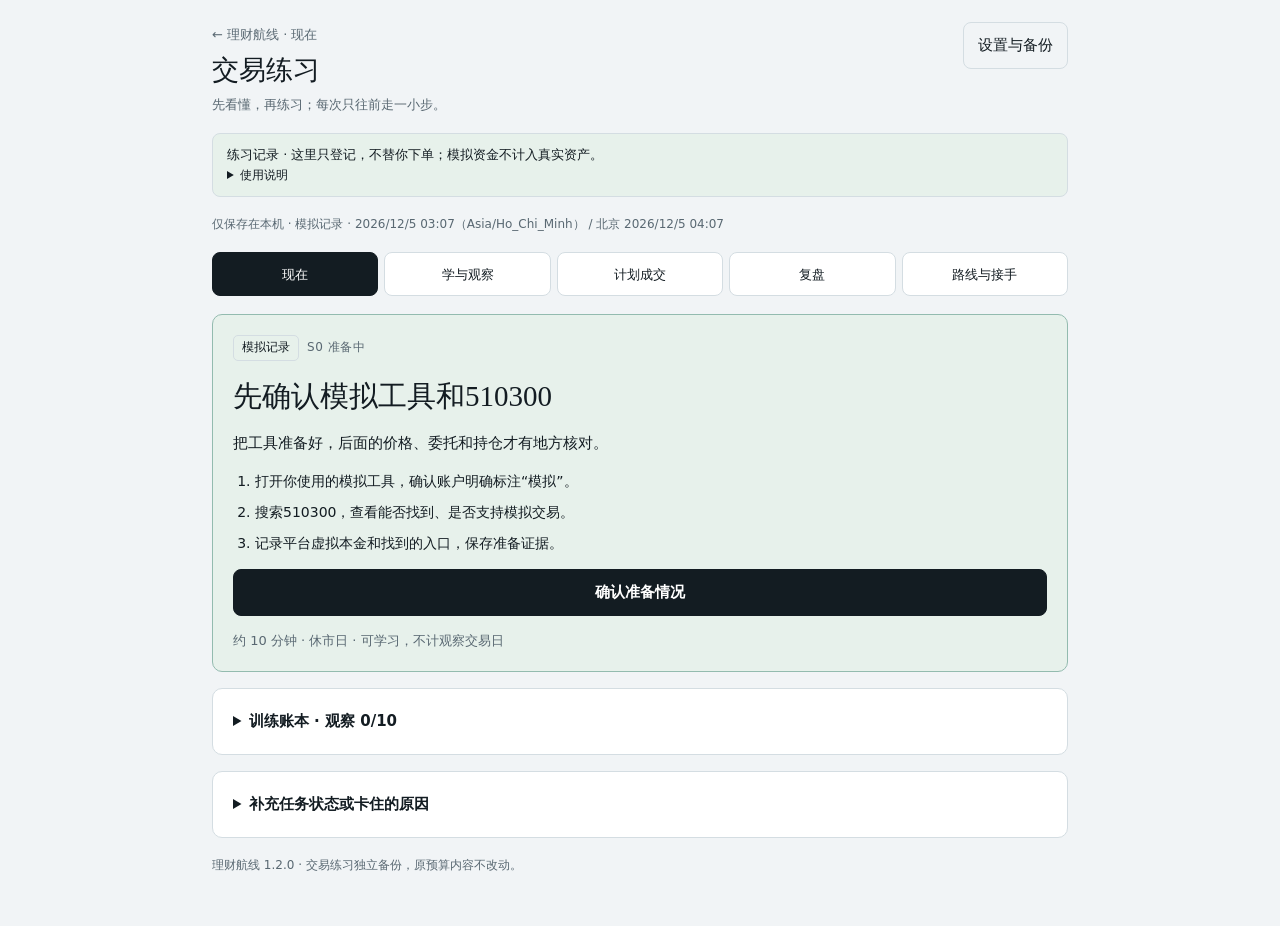
<file: money/practice.html>
<!doctype html>
<html lang="zh-CN"><head><meta charset="utf-8"><meta name="viewport" content="width=device-width,initial-scale=1,viewport-fit=cover"><title>交易练习 · 理财航线</title><meta name="theme-color" content="#F1F4F6"><meta name="apple-mobile-web-app-capable" content="yes"><link rel="manifest" href="manifest.webmanifest"><link rel="apple-touch-icon" href="icon-180.png"><link rel="stylesheet" href="practice.css"><script src="practice-core.js" defer></script><script src="practice-guide.js" defer></script><script src="practice-ui.js" defer></script></head>
<body><main class="app"><header class="top"><div><a href="./" class="back">← 理财航线 · 现在</a><h1>交易练习</h1><p>先看懂，再练习；每次只往前走一小步。</p></div><button type="button" class="secondary" id="settings">设置与备份</button></header><div class="notice">练习记录 · 这里只登记，不替你下单；模拟资金不计入真实资产。<details class="capabilities"><summary>使用说明</summary><p>无券商连接、实时行情或后台通知。备份在“设置与备份”；原记账预算在理财首页。</p></details></div><p id="storage-status" class="hint" role="status"></p><nav id="nav" aria-label="交易练习页面"><button data-page="today" aria-current="page">现在</button><button data-page="observe">学与观察</button><button data-page="trades">计划成交</button><button data-page="review">复盘</button><button data-page="route">路线与接手</button></nav><section id="view" tabindex="-1"><p>正在读取练习记录…</p></section><p class="message" id="message" role="alert"></p><footer>理财航线 <span id="version">1.2.0</span> · 交易练习独立备份，原预算内容不改动。</footer></main><noscript>请启用 JavaScript。此页面不连接证券账户。</noscript></body></html>
</file>
<file: money/practice.css>
:root{color-scheme:light;--bg:#f1f4f6;--surface:#fff;--ink:#131c22;--muted:#596872;--line:#d4dde2;--green:#087344;--soft:#e7f1eb;--danger:#ae302b}*{box-sizing:border-box}body{margin:0;padding:env(safe-area-inset-top,0px) env(safe-area-inset-right,0px) env(safe-area-inset-bottom,0px) env(safe-area-inset-left,0px);background:var(--bg);color:var(--ink);font:15px/1.65 -apple-system,BlinkMacSystemFont,"PingFang SC","Microsoft YaHei",system-ui,sans-serif}h1,h2,h3,p{margin:0}h1{font:400 30px/1.3 "Songti SC","STSong",serif;margin:6px 0}h2{font-size:21px;line-height:1.4;font-weight:600}h3{font-size:16px}button,input,select,textarea{font:inherit;color:inherit}a{color:var(--green)}button{cursor:pointer;border:1px solid var(--line);background:var(--surface);border-radius:8px;padding:10px 14px;min-height:44px}button:disabled{cursor:default;opacity:.5}.primary{background:var(--ink);color:var(--surface);border-color:var(--ink);font-weight:600}.secondary{background:transparent}.app{max-width:920px;margin:auto;padding:22px clamp(16px,4vw,32px) 50px;display:grid;gap:18px}.top{display:flex;align-items:flex-start;justify-content:space-between;gap:12px}.top p,.back{font-size:13px;color:var(--muted)}.back{text-decoration:none}.notice{font-size:13px;padding:10px 14px;background:var(--soft);border:1px solid var(--line);border-radius:8px}.hint,small{font-size:13px;color:var(--muted)}nav{display:flex;gap:6px;overflow:auto;scrollbar-width:thin}nav button{white-space:nowrap;flex:1;min-width:92px;padding:9px 10px;font-size:13px}nav button[aria-current=page]{background:var(--ink);color:var(--surface);border-color:var(--ink)}#view{display:grid;gap:16px;min-width:0}.panel,.hero{padding:20px;background:var(--surface);border:1px solid var(--line);border-radius:10px;display:grid;gap:14px;min-width:0}.hero{background:var(--soft);border-color:color-mix(in srgb,var(--green) 32%,var(--line))}.eyebrow{font-size:12px;letter-spacing:.05em;color:var(--muted)}.task{font:400 clamp(22px,4vw,29px)/1.45 "Songti SC","STSong",serif}.metrics{display:grid;grid-template-columns:repeat(3,minmax(0,1fr));gap:12px}.metric{display:grid;gap:3px}.metric b{font-size:22px;font-variant-numeric:tabular-nums;font-weight:600}.metric span{font-size:12px;color:var(--muted)}.row,.actions{display:flex;flex-wrap:wrap;align-items:center;gap:8px}.badge{border:1px solid var(--line);border-radius:5px;padding:2px 8px;font-size:12px}.warning{color:var(--danger);font-size:13px}form{display:grid;gap:14px}.pair{display:grid;grid-template-columns:repeat(2,minmax(0,1fr));gap:12px}label{display:grid;gap:5px;font-size:13px;color:var(--muted);min-width:0}input,select,textarea{width:100%;min-width:0;padding:10px 11px;min-height:44px;border:1px solid var(--line);border-radius:7px;background:var(--surface);font-size:16px;color:var(--ink)}textarea{min-height:82px;resize:vertical}.check{display:flex;align-items:flex-start;gap:9px;color:var(--ink)}.check input{width:20px;min-height:20px;margin-top:4px;flex:none}.message{color:var(--danger);white-space:pre-wrap;overflow-wrap:anywhere}.message:empty{display:none}details{min-width:0}summary{cursor:pointer;font-size:14px;font-weight:600}details[open]>summary{margin-bottom:14px}.records{display:grid;gap:12px}.record{border-top:1px solid var(--line);padding-top:12px;display:grid;gap:6px;overflow-wrap:anywhere}.record p{white-space:pre-wrap;font-size:14px}.record small{overflow-wrap:anywhere}.data{font-variant-numeric:tabular-nums}.mono{font-family:ui-monospace,monospace;font-size:12px;overflow-wrap:anywhere;white-space:pre-wrap}.route-row{display:grid;grid-template-columns:38px 1fr;gap:8px;padding-block:12px;border-bottom:1px solid var(--line)}.route-row b{font-size:13px;color:var(--green)}#handoff{min-height:350px;font-size:13px}.link-button{border:0;padding:2px 0;min-height:32px;color:var(--green);background:none;text-decoration:underline}.long{overflow-wrap:anywhere;white-space:pre-wrap}footer{font-size:12px;color:var(--muted)}:focus-visible{outline:2px solid var(--green);outline-offset:3px}[hidden]{display:none!important}@media(max-width:480px){.app{gap:14px}.panel,.hero{padding:16px}.top{align-items:flex-start}.top button{font-size:12px;padding:8px 10px}.metrics{gap:8px}.metric b{font-size:19px}.pair{grid-template-columns:1fr}.actions>button{flex:1 1 145px}}@media(prefers-color-scheme:dark){:root{color-scheme:dark;--bg:#0f1417;--surface:#171e22;--ink:#e8eef1;--muted:#a5b4bd;--line:#35434b;--green:#73c79c;--soft:#1a3025;--danger:#f39b8e}}

.steps{margin:0;padding-left:22px;display:grid;gap:8px;font-size:14px}.example{padding:13px 15px;background:var(--soft);border-left:3px solid var(--green);font-size:14px}.capabilities summary{font-size:12px;font-weight:400}.capabilities p{margin-top:6px}.panel>details[open]>p,details.panel>p{margin-top:12px}details.panel form,details.panel .metrics,details.panel .record{margin-top:14px}details.panel>summary{font-size:15px}.top h1{font-size:27px}#storage-status{font-size:12px}#storage-status:empty{display:none}@media(max-width:420px){.app{gap:14px;padding-top:16px}.top{gap:8px}.top button{font-size:12px;padding:8px;max-width:90px}.pair{grid-template-columns:minmax(0,1fr)}nav button{min-width:76px;font-size:12px}.metrics{grid-template-columns:minmax(0,1fr)}.metric b{font-size:21px}.panel,.hero{padding:16px}.notice{font-size:12px}}
</file>
